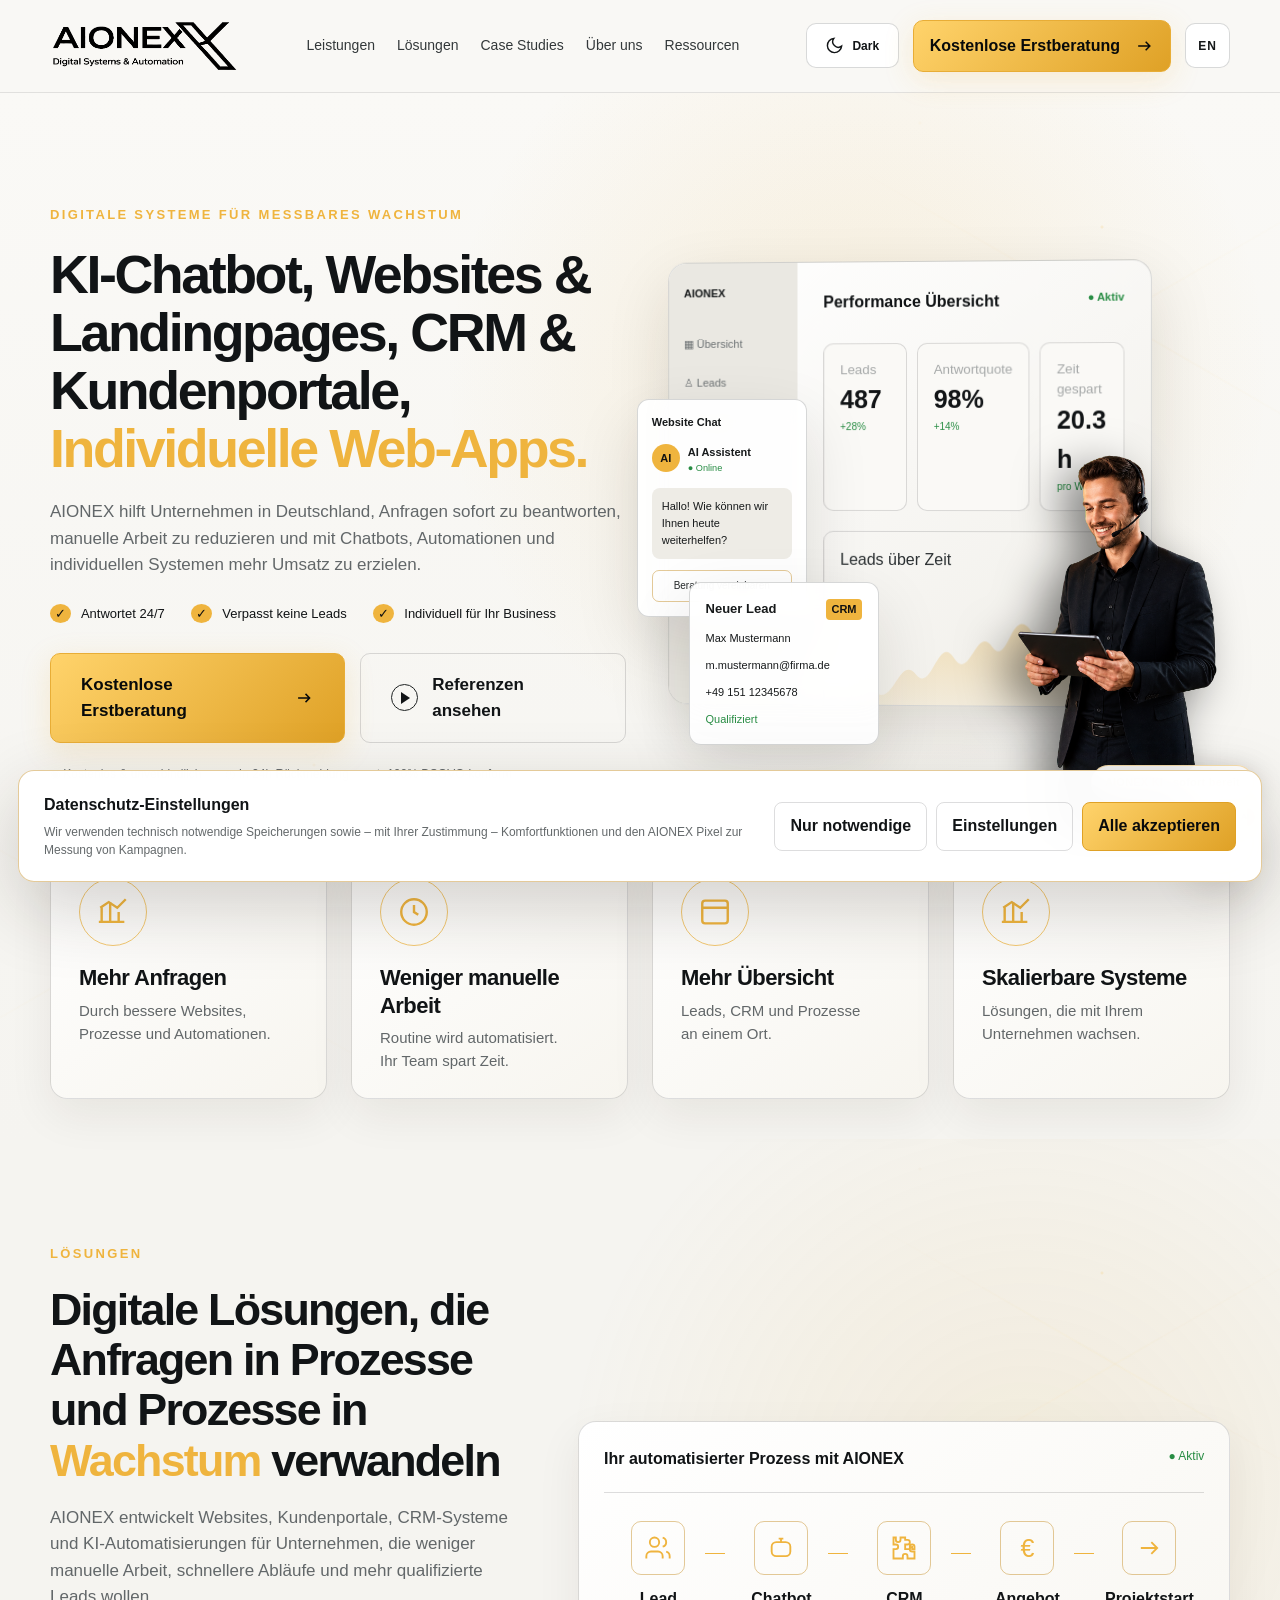
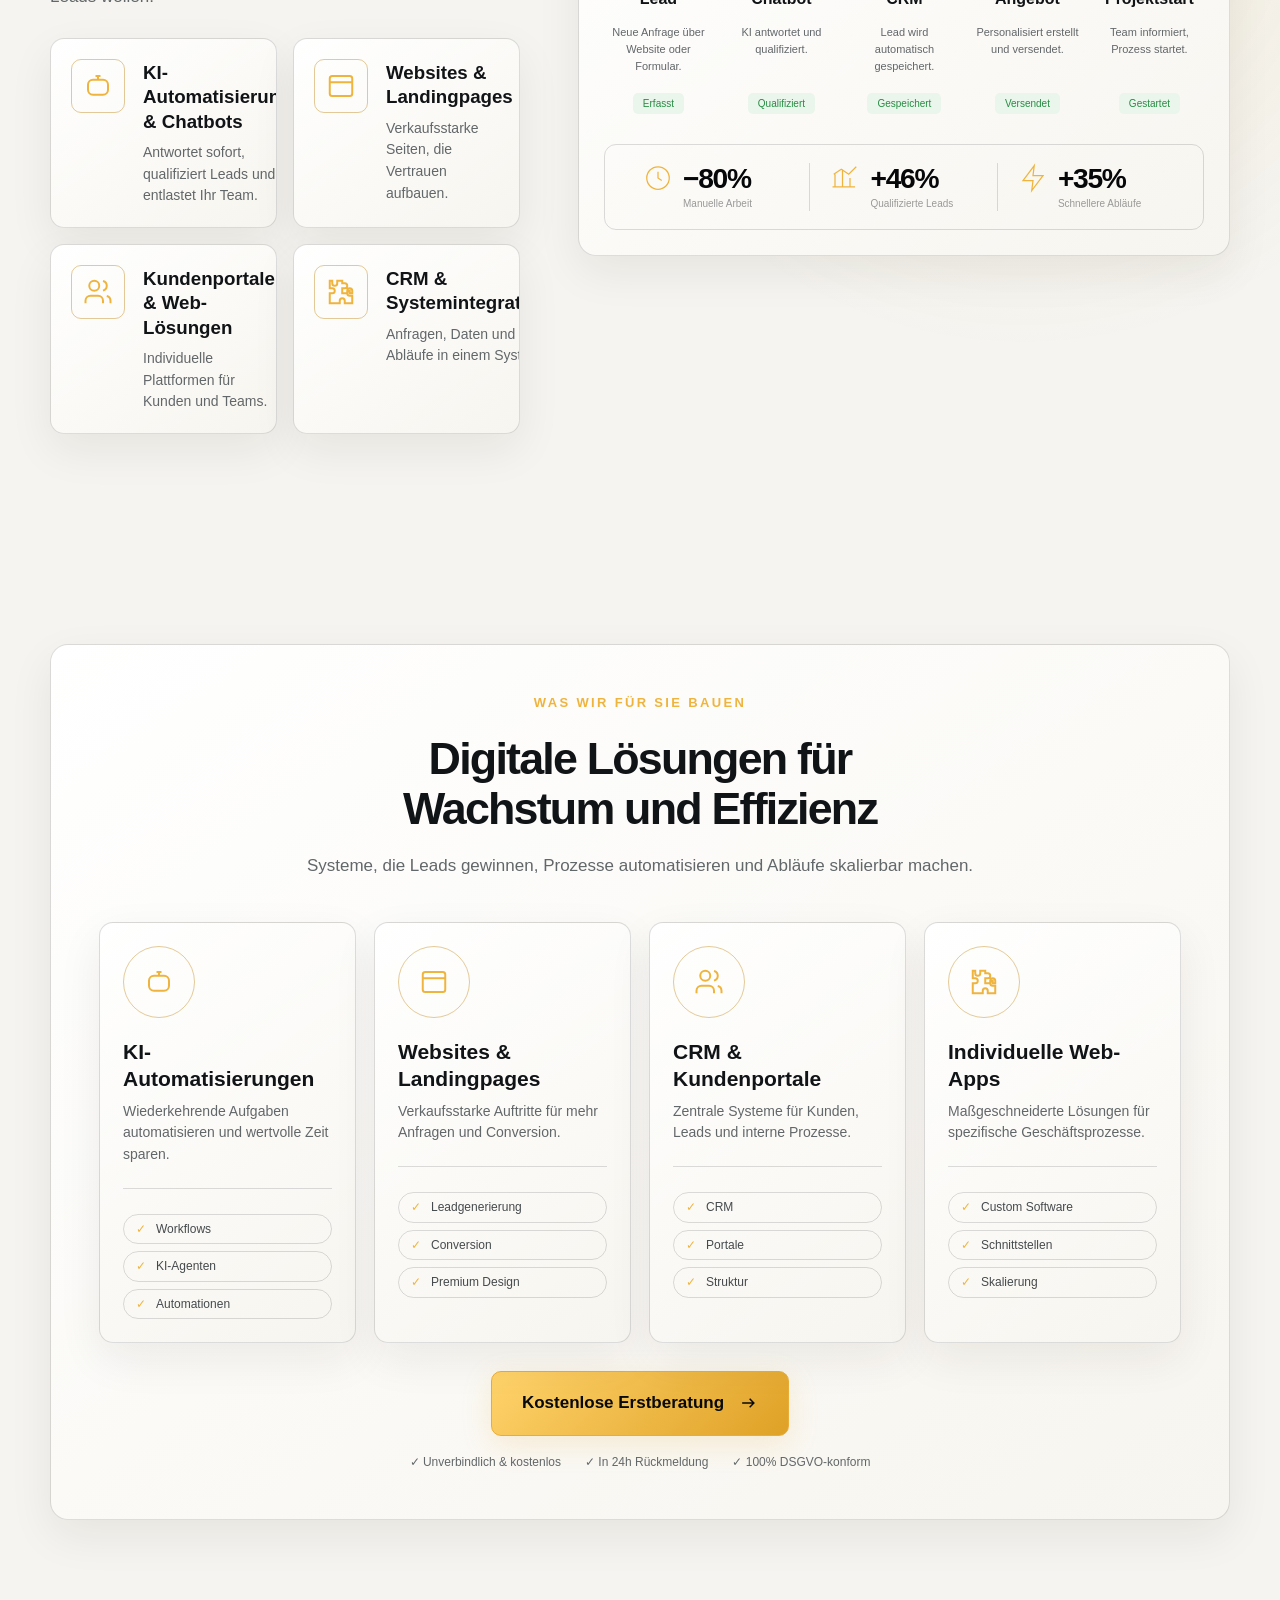
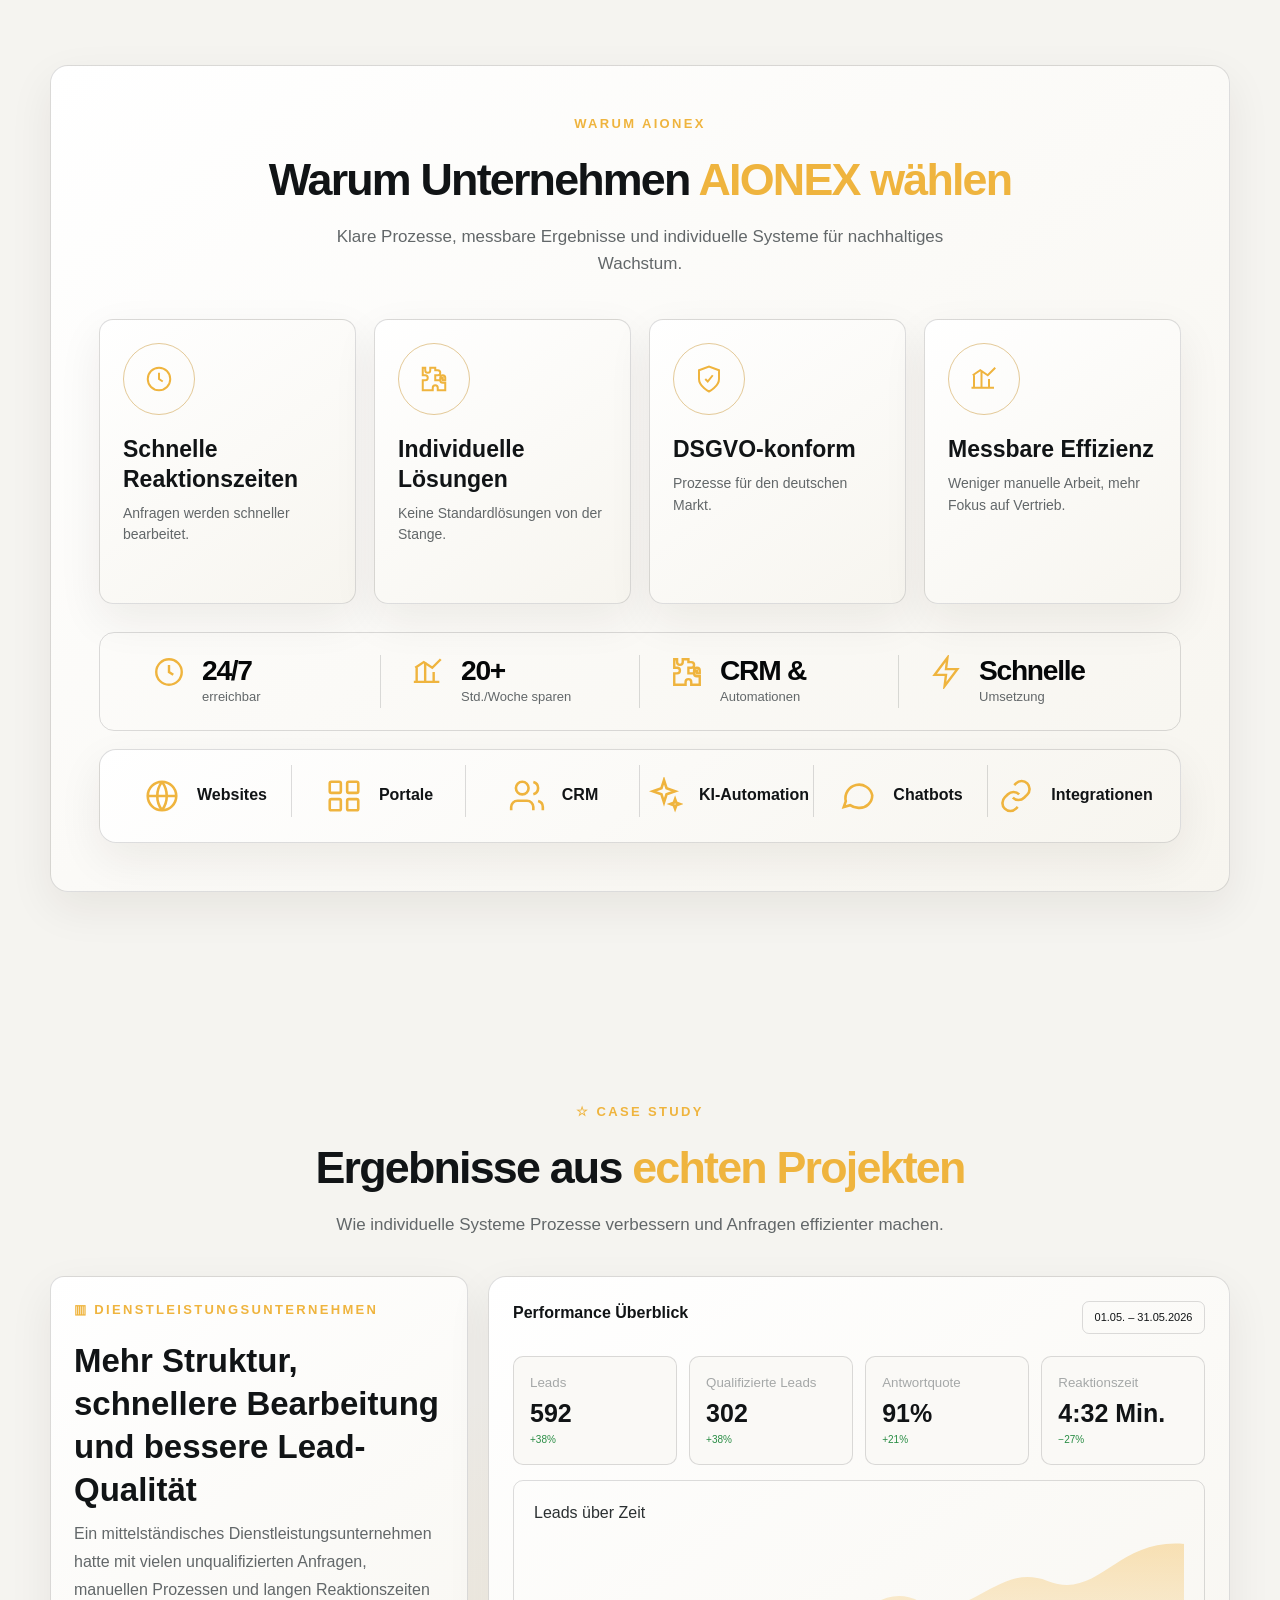
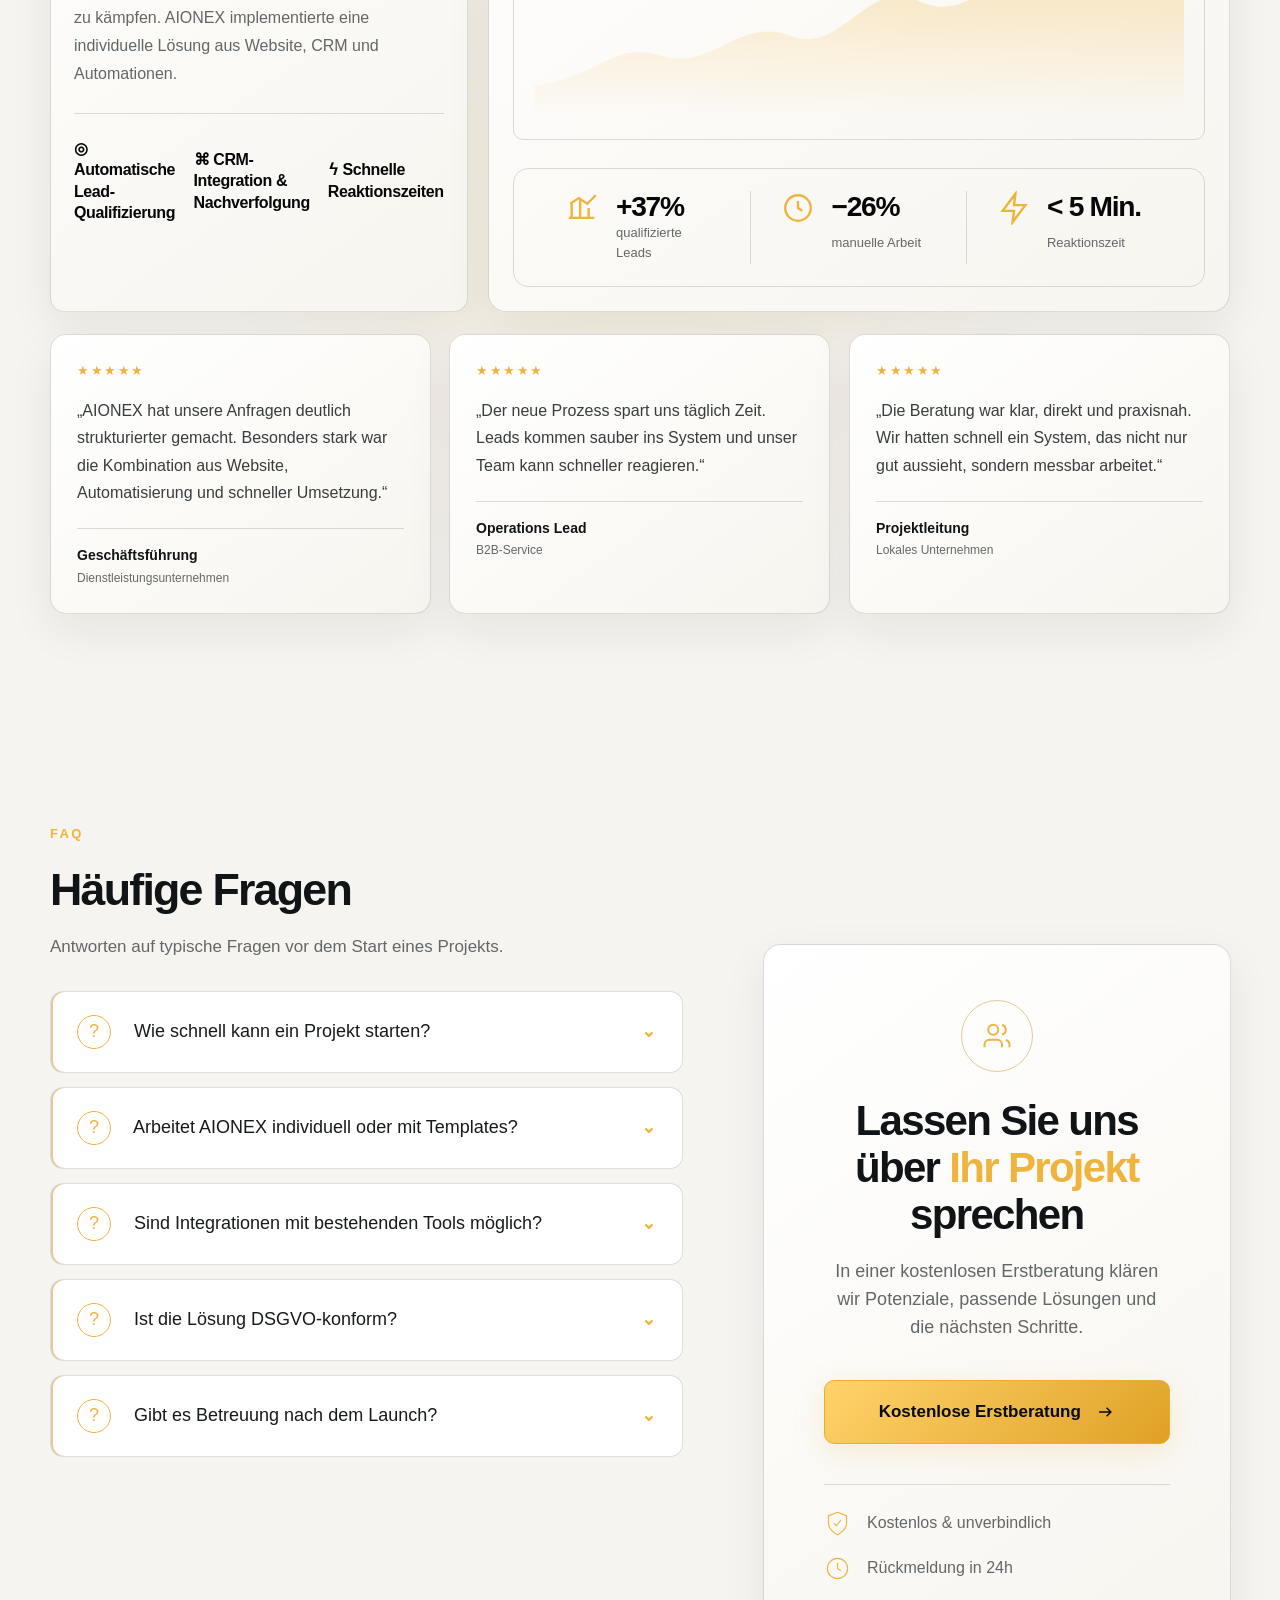
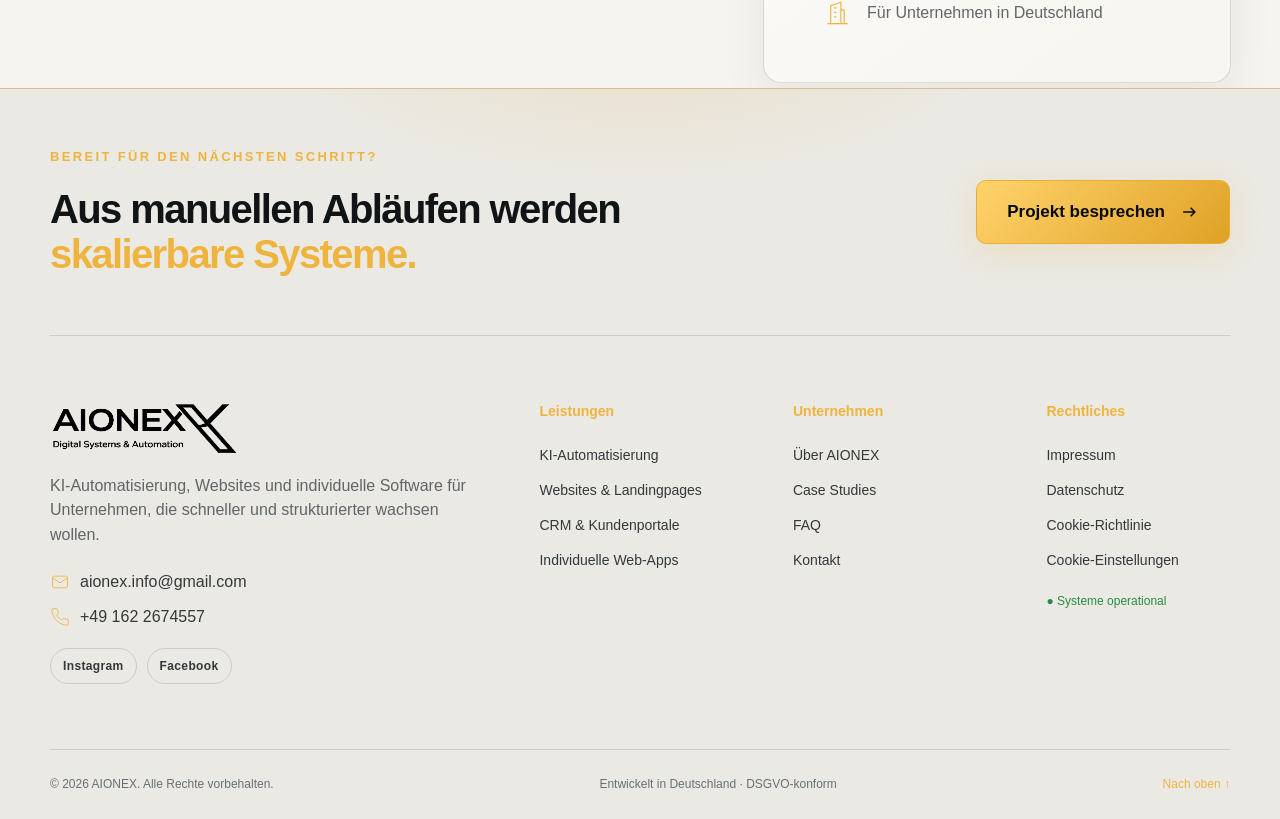
<file: index.html>
<!doctype html>
<html lang="de">
<head>
  <meta charset="UTF-8">
  <meta name="viewport" content="width=device-width, initial-scale=1.0">
  <meta name="description" content="AIONEX entwickelt KI-Automatisierungen, Websites, CRM-Systeme und individuelle Software für Unternehmen in Deutschland.">
  <link rel="canonical" href="https://aionex.studio/">
  <link rel="alternate" hreflang="de" href="https://aionex.studio/">
  <link rel="alternate" hreflang="en" href="https://aionex.studio/en.html">
  <link rel="alternate" hreflang="x-default" href="https://aionex.studio/">
  <link rel="icon" type="image/png" href="assets/aionex-social-preview.png">
  <link rel="apple-touch-icon" href="assets/aionex-social-preview.png">
  <meta property="og:type" content="website">
  <meta property="og:locale" content="de_DE">
  <meta property="og:site_name" content="AIONEX">
  <meta property="og:title" content="AIONEX — KI-Automatisierung & individuelle Software">
  <meta property="og:description" content="KI-Automatisierungen, Websites, CRM-Systeme und individuelle Software für Unternehmen in Deutschland.">
  <meta property="og:url" content="https://aionex.studio/">
  <meta property="og:image" content="https://aionex.studio/assets/aionex-social-preview.png">
  <meta name="twitter:card" content="summary_large_image">
  <meta name="twitter:title" content="AIONEX — KI-Automatisierung & individuelle Software">
  <meta name="twitter:description" content="KI-Automatisierungen, Websites, CRM-Systeme und individuelle Software für Unternehmen in Deutschland.">
  <meta name="twitter:image" content="https://aionex.studio/assets/aionex-social-preview.png">
  <title>AIONEX — KI-Automatisierung & individuelle Software</title>
  <script>
    document.documentElement.dataset.theme =
      localStorage.getItem('aionex-theme') ||
      (matchMedia('(prefers-color-scheme: light)').matches ? 'light' : 'dark');
  </script>
  <link rel="stylesheet" href="styles.css?v=24">
  <link rel="stylesheet" href="cookies.css">
  <script type="application/ld+json">
    {
      "@context": "https://schema.org",
      "@type": "ProfessionalService",
      "name": "AIONEX",
      "url": "https://aionex.studio/",
      "logo": "https://aionex.studio/assets/aionex-logo.png",
      "image": "https://aionex.studio/assets/aionex-social-preview.png",
      "description": "AIONEX entwickelt KI-Automatisierungen, Websites, CRM-Systeme und individuelle Software für Unternehmen in Deutschland.",
      "email": "aionex.info@gmail.com",
      "telephone": "+491622674557",
      "address": {
        "@type": "PostalAddress",
        "streetAddress": "Himmelsruh 14",
        "postalCode": "37085",
        "addressLocality": "Göttingen",
        "addressCountry": "DE"
      },
      "areaServed": ["Deutschland", "Europe"],
      "serviceType": ["KI-Automatisierung", "KI-Chatbots", "Websites", "Landingpages", "CRM-Systeme", "Kundenportale", "Individuelle Web-Apps"]
    }
  </script>
</head>
<body>
  <svg class="svg-sprite" aria-hidden="true">
    <symbol id="i-check" viewBox="0 0 24 24"><path d="m5 12 4 4L19 6"/></symbol>
    <symbol id="i-arrow" viewBox="0 0 24 24"><path d="M5 12h14m-5-5 5 5-5 5"/></symbol>
    <symbol id="i-bot" viewBox="0 0 24 24"><rect x="4" y="7" width="16" height="12" rx="4"/><path d="M9 12h.01M15 12h.01M12 7V4m-2 0h4"/></symbol>
    <symbol id="i-window" viewBox="0 0 24 24"><rect x="3" y="4" width="18" height="16" rx="2"/><path d="M3 9h18M7 6.5h.01M10 6.5h.01"/></symbol>
    <symbol id="i-users" viewBox="0 0 24 24"><path d="M16 21v-2a4 4 0 0 0-4-4H6a4 4 0 0 0-4 4v2M9 11a4 4 0 1 0 0-8 4 4 0 0 0 0 8Zm13 10v-2a4 4 0 0 0-3-3.87M16 3.13a4 4 0 0 1 0 7.75"/></symbol>
    <symbol id="i-puzzle" viewBox="0 0 24 24"><path d="M19 13h2v-2a2 2 0 1 0-4 0v2h-4v-4h2a2 2 0 1 0 0-4h-2V3H9v2a2 2 0 1 1-4 0V3H3v6h2a2 2 0 1 1 0 4H3v8h8v-2a2 2 0 1 1 4 0v2h6v-6h-2a2 2 0 1 1 0-4Z"/></symbol>
    <symbol id="i-clock" viewBox="0 0 24 24"><circle cx="12" cy="12" r="9"/><path d="M12 7v5l3 2"/></symbol>
    <symbol id="i-chart" viewBox="0 0 24 24"><path d="M4 19V9m6 10V5m6 14v-7m4 7H2M3 9l6-4 6 4 6-6"/></symbol>
    <symbol id="i-shield" viewBox="0 0 24 24"><path d="M12 22s8-4 8-10V5l-8-3-8 3v7c0 6 8 10 8 10Z"/><path d="m9 12 2 2 4-5"/></symbol>
    <symbol id="i-bolt" viewBox="0 0 24 24"><path d="m13 2-9 12h8l-1 8 9-12h-8l1-8Z"/></symbol>
    <symbol id="i-target" viewBox="0 0 24 24"><circle cx="12" cy="12" r="8"/><circle cx="12" cy="12" r="3"/><path d="M15 9 21 3m-3 0h3v3"/></symbol>
    <symbol id="i-building" viewBox="0 0 24 24"><path d="M3 21h18M6 21V5l9-3v19m3 0V9h-3M9 7h2m-2 4h2m-2 4h2"/></symbol>
    <symbol id="i-mail" viewBox="0 0 24 24"><rect x="3" y="5" width="18" height="14" rx="2"/><path d="m3 7 9 6 9-6"/></symbol>
    <symbol id="i-phone" viewBox="0 0 24 24"><path d="M22 16.92v3a2 2 0 0 1-2.18 2 19.79 19.79 0 0 1-8.63-3.07 19.5 19.5 0 0 1-6-6A19.79 19.79 0 0 1 2.12 4.18 2 2 0 0 1 4.11 2h3a2 2 0 0 1 2 1.72c.12.9.33 1.78.62 2.63a2 2 0 0 1-.45 2.11L8 9.73a16 16 0 0 0 6 6l1.27-1.27a2 2 0 0 1 2.11-.45c.85.29 1.73.5 2.63.62A2 2 0 0 1 22 16.92Z"/></symbol>
    <symbol id="i-globe" viewBox="0 0 24 24"><circle cx="12" cy="12" r="9"/><path d="M3 12h18M12 3a15 15 0 0 1 0 18M12 3a15 15 0 0 0 0 18"/></symbol>
    <symbol id="i-grid" viewBox="0 0 24 24"><rect x="3" y="3" width="7" height="7" rx="1"/><rect x="14" y="3" width="7" height="7" rx="1"/><rect x="3" y="14" width="7" height="7" rx="1"/><rect x="14" y="14" width="7" height="7" rx="1"/></symbol>
    <symbol id="i-sparkle" viewBox="0 0 24 24"><path d="m12 2 1.6 5.1L19 9l-5.4 1.9L12 16l-1.6-5.1L5 9l5.4-1.9L12 2Zm7 12 .8 2.2L22 17l-2.2.8L19 20l-.8-2.2L16 17l2.2-.8L19 14Z"/></symbol>
    <symbol id="i-chat" viewBox="0 0 24 24"><path d="M21 11.5a8 8 0 0 1-8.5 8A9 9 0 0 1 7 17.8L3 19l1.3-3.7A8 8 0 1 1 21 11.5Z"/></symbol>
    <symbol id="i-link" viewBox="0 0 24 24"><path d="M10 13a5 5 0 0 0 7.1.1l2-2a5 5 0 0 0-7.1-7.1l-1.1 1.1M14 11a5 5 0 0 0-7.1-.1l-2 2A5 5 0 0 0 12 20l1.1-1.1"/></symbol>
    <symbol id="i-sun" viewBox="0 0 24 24"><circle cx="12" cy="12" r="4"/><path d="M12 2v2m0 16v2M4.93 4.93l1.42 1.42m11.3 11.3 1.42 1.42M2 12h2m16 0h2M4.93 19.07l1.42-1.42m11.3-11.3 1.42-1.42"/></symbol>
    <symbol id="i-moon" viewBox="0 0 24 24"><path d="M21 12.8A9 9 0 1 1 11.2 3 7 7 0 0 0 21 12.8Z"/></symbol>
  </svg>

  <header class="site-header">
    <div class="container nav-wrap">
      <a class="logo logo-image" href="#top" aria-label="AIONEX Startseite"><img src="assets/aionex-logo.png" alt="AIONEX — Digital Systems & Automation"></a>
      <nav class="desktop-nav" aria-label="Hauptnavigation">
        <a href="#solutions">Leistungen</a>
        <a href="#services">Lösungen</a>
        <a href="#case-study">Case Studies</a>
        <a href="#why">Über uns</a>
        <a href="#faq">Ressourcen</a>
      </nav>
      <div class="nav-actions">
        <button class="theme-toggle" type="button" aria-label="Zur hellen Ansicht wechseln" aria-pressed="false">
          <svg class="theme-icon theme-icon-sun"><use href="#i-sun"/></svg>
          <svg class="theme-icon theme-icon-moon"><use href="#i-moon"/></svg>
          <span class="theme-label">Light</span>
        </button>
        <a class="btn btn-gold desktop-only consultation-trigger" href="#contact">Kostenlose Erstberatung <svg><use href="#i-arrow"/></svg></a>
        <a class="language-switch" href="en.html" hreflang="en" aria-label="Switch to English">EN</a>
        <button class="menu-toggle" aria-label="Menü öffnen" aria-expanded="false"><span></span><span></span></button>
      </div>
    </div>
    <div class="mobile-menu-backdrop" aria-hidden="true"></div>
    <div class="mobile-menu" aria-label="Mobile Navigation">
      <div class="mobile-menu-head"><span>Navigation</span><b>AIONEX</b></div>
      <a href="#solutions">Leistungen</a><a href="#services">Lösungen</a><a href="#case-study">Case Studies</a><a href="#why">Über uns</a><a href="#faq">Ressourcen</a><a href="en.html" hreflang="en">English version</a>
      <a class="btn btn-gold consultation-trigger" href="#contact">Kostenlose Erstberatung</a>
    </div>
  </header>

  <main id="top">
    <section class="hero section-grid">
      <div class="network network-left"></div><div class="network network-right"></div>
      <div class="container hero-grid">
        <div class="hero-copy reveal-slide-left">
          <div class="eyebrow">Digitale Systeme für messbares Wachstum</div>
          <h1>KI-Chatbot, Websites & Landingpages, CRM & Kundenportale, <span>Individuelle Web-Apps.</span></h1>
          <p class="lead">AIONEX hilft Unternehmen in Deutschland, Anfragen sofort zu beantworten, manuelle Arbeit zu reduzieren und mit Chatbots, Automationen und individuellen Systemen mehr Umsatz zu erzielen.</p>
          <div class="mini-benefits">
            <span><i>✓</i> Antwortet 24/7</span><span><i>✓</i> Verpasst keine Leads</span><span><i>✓</i> Individuell für Ihr Business</span>
          </div>
          <div class="hero-actions">
            <a class="btn btn-gold btn-large consultation-trigger" href="#contact">Kostenlose Erstberatung <svg><use href="#i-arrow"/></svg></a>
            <a class="btn btn-ghost btn-large" href="#case-study"><span class="play" aria-hidden="true"></span> Referenzen ansehen</a>
          </div>
          <div class="trust-line"><span>◉ Kostenlos & unverbindlich</span><span>◷ In 24h Rückmeldung</span><span>♢ 100% DSGVO-konform</span></div>
        </div>
        <div class="hero-visual reveal-slide-right">
          <div class="dashboard tilt-hover">
            <div class="dash-side"><b>AIONEX</b><span>▦ Übersicht</span><span>♙ Leads</span><span>◫ Anfragen</span><span>⚙ Prozesse</span></div>
            <div class="dash-main">
              <div class="dash-title">Performance Übersicht <em>● Aktiv</em></div>
              <div class="dash-stats">
                <div><small>Leads</small><strong><span class="stat-count" data-target="487">0</span></strong><i>+28%</i></div>
                <div><small>Antwortquote</small><strong><span class="stat-count" data-target="98">0</span>%</strong><i>+14%</i></div>
                <div><small>Zeit gespart</small><strong><span class="stat-count" data-target="20.3" data-decimals="1">0</span> h</strong><i>pro Woche</i></div>
              </div>
              <div class="chart"><span>Leads über Zeit</span><svg viewBox="0 0 420 120" preserveAspectRatio="none"><defs><linearGradient id="chartFill" x1="0" y1="0" x2="0" y2="1"><stop offset="0" stop-color="#e6a92f" stop-opacity=".35"/><stop offset="1" stop-color="#e6a92f" stop-opacity="0"/></linearGradient></defs><path class="area" d="M0 100 C25 96 35 75 60 82 S95 52 120 67 S155 35 180 54 S215 28 240 45 S270 13 300 32 S345 17 375 22 S405 8 420 10 L420 120 L0 120Z"/><path class="chart-line animate-draw" d="M0 100 C25 96 35 75 60 82 S95 52 120 67 S155 35 180 54 S215 28 240 45 S270 13 300 32 S345 17 375 22 S405 8 420 10"/></svg></div>
            </div>
          </div>
          <div class="chat-card floating-card tilt-hover"><b>Website Chat</b><div class="bot-row"><span>AI</span><p><strong>AI Assistent</strong><small>● Online</small></p></div><p class="bubble">Hallo! Wie können wir Ihnen heute weiterhelfen?</p><button class="consultation-trigger" type="button">Beratung vereinbaren</button></div>
          <div class="lead-card floating-card tilt-hover"><b>Neuer Lead <em>CRM</em></b><span>Max Mustermann</span><span>m.mustermann@firma.de</span><span>+49 151 12345678</span><i>Qualifiziert</i></div>
          <img class="consultant" src="assets/consultant.png" width="704" height="1024" fetchpriority="high" alt="AIONEX Berater mit Headset und Tablet">
        </div>
      </div>
      <div class="container hero-benefits reveal-stagger">
        <article class="outcome-card reveal-slide-up premium-tilt-card">
          <div class="outcome-icon"><svg><use href="#i-chart"/></svg></div>
          <h3>Mehr Anfragen</h3>
          <p>Durch bessere Websites,<br>Prozesse und Automationen.</p>
        </article>
        <article class="outcome-card reveal-slide-up premium-tilt-card">
          <div class="outcome-icon"><svg><use href="#i-clock"/></svg></div>
          <h3>Weniger manuelle Arbeit</h3>
          <p>Routine wird automatisiert.<br>Ihr Team spart Zeit.</p>
        </article>
        <article class="outcome-card reveal-slide-up premium-tilt-card">
          <div class="outcome-icon"><svg><use href="#i-window"/></svg></div>
          <h3>Mehr Übersicht</h3>
          <p>Leads, CRM und Prozesse<br>an einem Ort.</p>
        </article>
        <article class="outcome-card reveal-slide-up premium-tilt-card">
          <div class="outcome-icon"><svg><use href="#i-chart"/></svg></div>
          <h3>Skalierbare Systeme</h3>
          <p>Lösungen, die mit Ihrem<br>Unternehmen wachsen.</p>
        </article>
      </div>
    </section>

    <section class="section solutions" id="solutions">
      <div class="network network-right"></div>
      <div class="container solutions-grid">
        <div class="reveal-slide-left">
          <div class="section-kicker">Lösungen</div>
          <h2>Digitale Lösungen, die Anfragen in Prozesse und Prozesse in <span>Wachstum</span> verwandeln</h2>
          <p class="section-text">AIONEX entwickelt Websites, Kundenportale, CRM-Systeme und KI-Automatisierungen für Unternehmen, die weniger manuelle Arbeit, schnellere Abläufe und mehr qualifizierte Leads wollen.</p>
          <div class="solution-cards reveal-stagger">
            <article class="mini-card reveal-slide-up premium-tilt-card"><div class="icon"><svg><use href="#i-bot"/></svg></div><div><h3>KI-Automatisierung & Chatbots</h3><p>Antwortet sofort, qualifiziert Leads und entlastet Ihr Team.</p></div></article>
            <article class="mini-card reveal-slide-up premium-tilt-card"><div class="icon"><svg><use href="#i-window"/></svg></div><div><h3>Websites & Landingpages</h3><p>Verkaufsstarke Seiten, die Vertrauen aufbauen.</p></div></article>
            <article class="mini-card reveal-slide-up premium-tilt-card"><div class="icon"><svg><use href="#i-users"/></svg></div><div><h3>Kundenportale & Web-Lösungen</h3><p>Individuelle Plattformen für Kunden und Teams.</p></div></article>
            <article class="mini-card reveal-slide-up premium-tilt-card"><div class="icon"><svg><use href="#i-puzzle"/></svg></div><div><h3>CRM & Systemintegration</h3><p>Anfragen, Daten und Abläufe in einem System.</p></div></article>
          </div>
        </div>
        <div class="process-panel reveal-slide-right tilt-hover">
          <div class="panel-head"><b>Ihr automatisierter Prozess mit AIONEX</b><span>● Aktiv</span></div>
          <div class="process-flow reveal-stagger">
            <div class="process-step reveal-scale"><div class="icon"><svg><use href="#i-users"/></svg></div><b>Lead</b><p>Neue Anfrage über Website oder Formular.</p><i>Erfasst</i></div>
            <div class="process-step reveal-scale"><div class="icon"><svg><use href="#i-bot"/></svg></div><b>Chatbot</b><p>KI antwortet und qualifiziert.</p><i>Qualifiziert</i></div>
            <div class="process-step reveal-scale"><div class="icon"><svg><use href="#i-puzzle"/></svg></div><b>CRM</b><p>Lead wird automatisch gespeichert.</p><i>Gespeichert</i></div>
            <div class="process-step reveal-scale"><div class="icon">€</div><b>Angebot</b><p>Personalisiert erstellt und versendet.</p><i>Versendet</i></div>
            <div class="process-step reveal-scale"><div class="icon"><svg><use href="#i-arrow"/></svg></div><b>Projektstart</b><p>Team informiert, Prozess startet.</p><i>Gestartet</i></div>
          </div>
          <div class="process-metrics">
            <div><svg><use href="#i-clock"/></svg><b>−<span class="stat-count" data-target="80">0</span>%</b><span>Manuelle Arbeit</span></div>
            <div><svg><use href="#i-chart"/></svg><b>+<span class="stat-count" data-target="46">0</span>%</b><span>Qualifizierte Leads</span></div>
            <div><svg><use href="#i-bolt"/></svg><b>+<span class="stat-count" data-target="35">0</span>%</b><span>Schnellere Abläufe</span></div>
          </div>
        </div>
      </div>
    </section>

    <section class="section services" id="services">
      <div class="container framed reveal-scale">
        <div class="section-heading centered">
          <div class="section-kicker">Was wir für Sie bauen</div>
          <h2>Digitale Lösungen für<br>Wachstum und Effizienz</h2>
          <p class="section-text">Systeme, die Leads gewinnen, Prozesse automatisieren und Abläufe skalierbar machen.</p>
        </div>
        <div class="service-grid reveal-stagger">
          <article class="feature-card reveal-slide-up premium-tilt-card"><div class="icon round"><svg><use href="#i-bot"/></svg></div><h3>KI-Automatisierungen</h3><p>Wiederkehrende Aufgaben automatisieren und wertvolle Zeit sparen.</p><ul><li>Workflows</li><li>KI-Agenten</li><li>Automationen</li></ul></article>
          <article class="feature-card reveal-slide-up premium-tilt-card"><div class="icon round"><svg><use href="#i-window"/></svg></div><h3>Websites & Landingpages</h3><p>Verkaufsstarke Auftritte für mehr Anfragen und Conversion.</p><ul><li>Leadgenerierung</li><li>Conversion</li><li>Premium Design</li></ul></article>
          <article class="feature-card reveal-slide-up premium-tilt-card"><div class="icon round"><svg><use href="#i-users"/></svg></div><h3>CRM & Kundenportale</h3><p>Zentrale Systeme für Kunden, Leads und interne Prozesse.</p><ul><li>CRM</li><li>Portale</li><li>Struktur</li></ul></article>
          <article class="feature-card reveal-slide-up premium-tilt-card"><div class="icon round"><svg><use href="#i-puzzle"/></svg></div><h3>Individuelle Web-Apps</h3><p>Maßgeschneiderte Lösungen für spezifische Geschäftsprozesse.</p><ul><li>Custom Software</li><li>Schnittstellen</li><li>Skalierung</li></ul></article>
        </div>
        <div class="center-cta"><a href="#contact" class="btn btn-gold btn-large consultation-trigger">Kostenlose Erstberatung <svg><use href="#i-arrow"/></svg></a><div class="trust-line"><span>✓ Unverbindlich & kostenlos</span><span>✓ In 24h Rückmeldung</span><span>✓ 100% DSGVO-konform</span></div></div>
      </div>
    </section>

    <section class="section why" id="why">
      <div class="container framed reveal-scale">
        <div class="section-heading centered"><div class="section-kicker">Warum AIONEX</div><h2>Warum Unternehmen <span>AIONEX wählen</span></h2><p class="section-text">Klare Prozesse, messbare Ergebnisse und individuelle Systeme für nachhaltiges Wachstum.</p></div>
        <div class="why-grid reveal-stagger">
          <article class="feature-card reveal-slide-up premium-tilt-card"><div class="icon round"><svg><use href="#i-clock"/></svg></div><h3>Schnelle Reaktionszeiten</h3><p>Anfragen werden schneller bearbeitet.</p></article>
          <article class="feature-card reveal-slide-up premium-tilt-card"><div class="icon round"><svg><use href="#i-puzzle"/></svg></div><h3>Individuelle Lösungen</h3><p>Keine Standardlösungen von der Stange.</p></article>
          <article class="feature-card reveal-slide-up premium-tilt-card"><div class="icon round"><svg><use href="#i-shield"/></svg></div><h3>DSGVO-konform</h3><p>Prozesse für den deutschen Markt.</p></article>
          <article class="feature-card reveal-slide-up premium-tilt-card"><div class="icon round"><svg><use href="#i-chart"/></svg></div><h3>Messbare Effizienz</h3><p>Weniger manuelle Arbeit, mehr Fokus auf Vertrieb.</p></article>
        </div>
        <div class="wide-metrics reveal-stagger">
          <div class="reveal-scale"><svg><use href="#i-clock"/></svg><b>24/7</b><span>erreichbar</span></div>
          <div class="reveal-scale"><svg><use href="#i-chart"/></svg><b><span class="stat-count" data-target="20">0</span>+</b><span>Std./Woche sparen</span></div>
          <div class="reveal-scale"><svg><use href="#i-puzzle"/></svg><b>CRM &</b><span>Automationen</span></div>
          <div class="reveal-scale"><svg><use href="#i-bolt"/></svg><b>Schnelle</b><span>Umsetzung</span></div>
        </div>
        <div class="capabilities-bar" aria-label="AIONEX Leistungen">
          <div><svg><use href="#i-globe"/></svg><b>Websites</b></div>
          <div><svg><use href="#i-grid"/></svg><b>Portale</b></div>
          <div><svg><use href="#i-users"/></svg><b>CRM</b></div>
          <div><svg><use href="#i-sparkle"/></svg><b>KI-Automation</b></div>
          <div><svg><use href="#i-chat"/></svg><b>Chatbots</b></div>
          <div><svg><use href="#i-link"/></svg><b>Integrationen</b></div>
        </div>
      </div>
    </section>

    <section class="section case-study" id="case-study">
      <div class="container">
        <div class="section-heading centered reveal-slide-up"><div class="section-kicker">☆ Case Study</div><h2>Ergebnisse aus <span>echten Projekten</span></h2><p class="section-text">Wie individuelle Systeme Prozesse verbessern und Anfragen effizienter machen.</p></div>
        <div class="case-grid">
          <article class="case-copy feature-card reveal-slide-left tilt-hover"><div class="section-kicker">▥ Dienstleistungsunternehmen</div><h3>Mehr Struktur, schnellere Bearbeitung und bessere Lead-Qualität</h3><p>Ein mittelständisches Dienstleistungsunternehmen hatte mit vielen unqualifizierten Anfragen, manuellen Prozessen und langen Reaktionszeiten zu kämpfen. AIONEX implementierte eine individuelle Lösung aus Website, CRM und Automationen.</p><div class="case-points"><span>◎ Automatische Lead-Qualifizierung</span><span>⌘ CRM-Integration & Nachverfolgung</span><span>ϟ Schnelle Reaktionszeiten</span></div></article>
          <div class="case-dashboard reveal-slide-right tilt-hover">
            <div class="case-top"><b>Performance Überblick</b><span>01.05. – 31.05.2026</span></div>
            <div class="case-stats">
              <div><small>Leads</small><b><span class="stat-count" data-target="612">0</span></b><i>+38%</i></div>
              <div><small>Qualifizierte Leads</small><b><span class="stat-count" data-target="312">0</span></b><i>+38%</i></div>
              <div><small>Antwortquote</small><b><span class="stat-count" data-target="94">0</span>%</b><i>+21%</i></div>
              <div><small>Reaktionszeit</small><b>4:32 Min.</b><i>−27%</i></div>
            </div>
            <div class="big-chart"><span>Leads über Zeit</span><svg viewBox="0 0 760 190" preserveAspectRatio="none"><defs><linearGradient id="bigFill" x1="0" y1="0" x2="0" y2="1"><stop offset="0" stop-color="#f3b43f" stop-opacity=".36"/><stop offset="1" stop-color="#f3b43f" stop-opacity="0"/></linearGradient></defs><path class="area" d="M0 160 C80 150 90 115 150 130 S240 90 300 110 S390 50 450 75 S540 35 600 55 S680 12 760 18 L760 190 L0 190Z"/><path class="chart-line animate-draw" d="M0 160 C80 150 90 115 150 130 S240 90 300 110 S390 50 450 75 S540 35 600 55 S680 12 760 18"/></svg></div>
            <div class="result-row">
              <div><svg><use href="#i-chart"/></svg><b>+<span class="stat-count" data-target="38">0</span>%</b><span>qualifizierte Leads</span></div>
              <div><svg><use href="#i-clock"/></svg><b>−<span class="stat-count" data-target="27">0</span>%</b><span>manuelle Arbeit</span></div>
              <div><svg><use href="#i-bolt"/></svg><b>&lt; 5 Min.</b><span>Reaktionszeit</span></div>
            </div>
          </div>
        </div>
        <div class="testimonial-grid reveal-stagger" aria-label="Kundenstimmen">
          <article class="testimonial-card reveal-slide-up premium-tilt-card"><div class="testimonial-stars">★★★★★</div><p>„AIONEX hat unsere Anfragen deutlich strukturierter gemacht. Besonders stark war die Kombination aus Website, Automatisierung und schneller Umsetzung.“</p><div><b>Geschäftsführung</b><span>Dienstleistungsunternehmen</span></div></article>
          <article class="testimonial-card reveal-slide-up premium-tilt-card"><div class="testimonial-stars">★★★★★</div><p>„Der neue Prozess spart uns täglich Zeit. Leads kommen sauber ins System und unser Team kann schneller reagieren.“</p><div><b>Operations Lead</b><span>B2B-Service</span></div></article>
          <article class="testimonial-card reveal-slide-up premium-tilt-card"><div class="testimonial-stars">★★★★★</div><p>„Die Beratung war klar, direkt und praxisnah. Wir hatten schnell ein System, das nicht nur gut aussieht, sondern messbar arbeitet.“</p><div><b>Projektleitung</b><span>Lokales Unternehmen</span></div></article>
        </div>
      </div>
    </section>

    <section class="section faq-section" id="faq">
      <div class="container faq-grid">
        <div class="reveal-slide-left"><div class="section-kicker">FAQ</div><h2>Häufige Fragen</h2><p class="section-text">Antworten auf typische Fragen vor dem Start eines Projekts.</p>
          <div class="accordion">
            <article><button><span><i>?</i> Wie schnell kann ein Projekt starten?</span><b>⌄</b></button><div><p>Nach dem Erstgespräch erhalten Sie innerhalb weniger Tage einen konkreten Projektplan. Kleine Automationen können oft innerhalb von 1–2 Wochen starten.</p></div></article>
            <article><button><span><i>?</i> Arbeitet AIONEX individuell oder mit Templates?</span><b>⌄</b></button><div><p>Jede Lösung wird auf Ihre Prozesse zugeschnitten. Bewährte Komponenten beschleunigen die Umsetzung, ohne die Individualität einzuschränken.</p></div></article>
            <article><button><span><i>?</i> Sind Integrationen mit bestehenden Tools möglich?</span><b>⌄</b></button><div><p>Ja. Wir verbinden unter anderem CRM, E-Mail, Kalender, Formulare, WhatsApp und interne Systeme über sichere Schnittstellen.</p></div></article>
            <article><button><span><i>?</i> Ist die Lösung DSGVO-konform?</span><b>⌄</b></button><div><p>Datenschutz wird von Beginn an berücksichtigt – mit passenden Hosting-, Zugriffs- und Löschkonzepten für den deutschen Markt.</p></div></article>
            <article><button><span><i>?</i> Gibt es Betreuung nach dem Launch?</span><b>⌄</b></button><div><p>Ja. Wir übernehmen Monitoring, Weiterentwicklung, Support und die laufende Optimierung Ihrer Systeme.</p></div></article>
          </div>
        </div>
        <aside class="contact-card reveal-slide-right tilt-hover" id="contact">
          <div class="icon round"><svg><use href="#i-users"/></svg></div><h2>Lassen Sie uns über <span>Ihr Projekt</span> sprechen</h2><p>In einer kostenlosen Erstberatung klären wir Potenziale, passende Lösungen und die nächsten Schritte.</p><a class="btn btn-gold btn-large consultation-trigger" href="#contact">Kostenlose Erstberatung <svg><use href="#i-arrow"/></svg></a><hr>
          <ul><li><svg><use href="#i-shield"/></svg> Kostenlos & unverbindlich</li><li><svg><use href="#i-clock"/></svg> Rückmeldung in 24h</li><li><svg><use href="#i-building"/></svg> Für Unternehmen in Deutschland</li></ul>
        </aside>
      </div>
    </section>
  </main>

  <footer class="site-footer">
    <div class="footer-glow"></div>
    <div class="container">
      <div class="footer-cta reveal-slide-up">
        <div><div class="section-kicker">Bereit für den nächsten Schritt?</div><h2>Aus manuellen Abläufen werden <span>skalierbare Systeme.</span></h2></div>
        <a class="btn btn-gold btn-large consultation-trigger" href="#contact">Projekt besprechen <svg><use href="#i-arrow"/></svg></a>
      </div>
      <div class="footer-main">
        <div class="footer-brand"><a class="logo logo-image footer-logo" href="#top"><img src="assets/aionex-logo.png" alt="AIONEX — Digital Systems & Automation"></a><p>KI-Automatisierung, Websites und individuelle Software für Unternehmen, die schneller und strukturierter wachsen wollen.</p><div class="footer-contact"><a href="mailto:aionex.info@gmail.com"><svg><use href="#i-mail"/></svg> aionex.info@gmail.com</a><a href="tel:+491622674557"><svg><use href="#i-phone"/></svg> +49 162 2674557</a></div><div class="footer-social"><a href="https://www.instagram.com/aionex_studio/" target="_blank" rel="noopener noreferrer">Instagram</a><a href="https://www.facebook.com/profile.php?id=61591053249852" target="_blank" rel="noopener noreferrer">Facebook</a></div></div>
        <div><h4>Leistungen</h4><a href="#services">KI-Automatisierung</a><a href="#services">Websites & Landingpages</a><a href="#services">CRM & Kundenportale</a><a href="#services">Individuelle Web-Apps</a></div>
        <div><h4>Unternehmen</h4><a href="#why">Über AIONEX</a><a href="#case-study">Case Studies</a><a href="#faq">FAQ</a><a href="#contact">Kontakt</a></div>
        <div><h4>Rechtliches</h4><a href="impressum.html">Impressum</a><a href="datenschutz.html">Datenschutz</a><a href="cookies.html">Cookie-Richtlinie</a><button class="footer-cookie-link cookie-settings-trigger" type="button">Cookie-Einstellungen</button><span class="status">● Systeme operational</span></div>
      </div>
      <div class="footer-bottom"><span>© 2026 AIONEX. Alle Rechte vorbehalten.</span><span>Entwickelt in Deutschland · DSGVO-konform</span><a href="#top">Nach oben ↑</a></div>
    </div>
  </footer>

  <div class="ai-chat" id="ai-chat">
    <div class="ai-chat-launch-wrap">
      <span class="ai-chat-hint">AIONEX KI · sofort bereit</span>
      <button class="ai-chat-launch" type="button" aria-label="AIONEX KI-Assistent öffnen" aria-expanded="false">
        <svg><use href="#i-bot"/></svg><b>AI</b>
      </button>
    </div>
    <section class="ai-chat-panel" aria-hidden="true" aria-label="AIONEX KI-Assistent">
      <header class="ai-chat-header">
        <div class="ai-bot-avatar"><svg><use href="#i-bot"/></svg></div>
        <div><strong>AIONEX KI-Assistent</strong><small>Digital Systems Assistant</small><span><i></i> <em class="ai-engine-status">Verbindung wird geprüft…</em></span></div>
        <button class="ai-chat-close" type="button" aria-label="Chat schließen">×</button>
      </header>
      <div class="ai-chat-body">
        <div class="ai-chat-status-card"><span>Live Beratung</span><b>Antworten zu Websites, CRM, Automationen und Preisen.</b></div>
        <div class="ai-message ai-message-assistant">
          <div class="ai-mini-avatar"><svg><use href="#i-bot"/></svg></div>
          <p>Hallo! Ich bin der AIONEX KI-Assistent. Fragen Sie mich zu Websites, Automatisierung, CRM, individuellen Anwendungen oder Preisen.</p>
        </div>
        <div class="ai-chat-starters">
          <button type="button">Website-Preis einschätzen</button>
          <button type="button">Prozesse automatisieren</button>
          <button type="button">CRM oder Portal planen</button>
        </div>
        <div class="ai-chat-messages" aria-live="polite"></div>
        <div class="ai-chat-typing" hidden><div class="ai-mini-avatar"><svg><use href="#i-bot"/></svg></div><span><i></i><i></i><i></i></span></div>
        <div class="ai-chat-error" role="alert" hidden></div>
      </div>
      <div class="ai-chat-meta"><span>Powered by AIONEX AI</span><button class="ai-chat-consultation" type="button">Eigenen KI-Bot anfragen →</button></div>
      <form class="ai-chat-form">
        <input type="text" maxlength="500" autocomplete="off" placeholder="Ihre Nachricht…" aria-label="Nachricht an den KI-Assistenten">
        <button type="submit" aria-label="Nachricht senden"><svg><use href="#i-arrow"/></svg></button>
      </form>
    </section>
  </div>

  <div class="lead-modal" id="lead-modal" aria-hidden="true">
    <div class="lead-modal-backdrop" data-modal-close></div>
    <section class="lead-modal-dialog" role="dialog" aria-modal="true" aria-labelledby="lead-modal-title">
      <button class="lead-modal-close" type="button" aria-label="Formular schließen" data-modal-close>×</button>
      <div class="lead-modal-icon"><svg><use href="#i-users"/></svg></div>
      <div class="section-kicker">Kostenlose Erstberatung</div>
      <h2 id="lead-modal-title">Lassen Sie uns über Ihr Projekt sprechen</h2>
      <p>Hinterlassen Sie Ihre Kontaktdaten. Wir melden uns innerhalb von 24 Stunden bei Ihnen.</p>
      <form class="lead-form" id="lead-form">
        <div class="form-grid">
          <label><span>Vorname</span><input name="firstName" type="text" autocomplete="given-name" required placeholder="Max"></label>
          <label><span>Nachname</span><input name="lastName" type="text" autocomplete="family-name" required placeholder="Mustermann"></label>
          <label><span>Telefonnummer</span><input name="phone" type="tel" autocomplete="tel" required placeholder="+49 162 2674557"></label>
          <label><span>E-Mail</span><input name="email" type="email" autocomplete="email" required placeholder="max@unternehmen.de"></label>
        </div>
        <label class="form-consent"><input name="consent" type="checkbox" required><span>Ich stimme der Verarbeitung meiner Daten zur Kontaktaufnahme zu.</span></label>
        <button class="btn btn-gold btn-large form-submit" type="submit">Kostenloses Gespräch anfragen <svg><use href="#i-arrow"/></svg></button>
        <p class="form-note"><svg><use href="#i-shield"/></svg> Vertraulich, unverbindlich und DSGVO-konform.</p>
        <div class="form-success" role="status" aria-live="polite">Vielen Dank! Ihre Anfrage wurde gespeichert. Wir melden uns innerhalb von 24 Stunden.</div>
      </form>
    </section>
  </div>
  <script src="cookies.js?v=3"></script>
  <script>
    window.AIONEX_CHAT_API = 'https://aionexnewmitkichat.onrender.com';
  </script>
  <script src="script.js?v=19"></script>
</body>
</html>
</file>
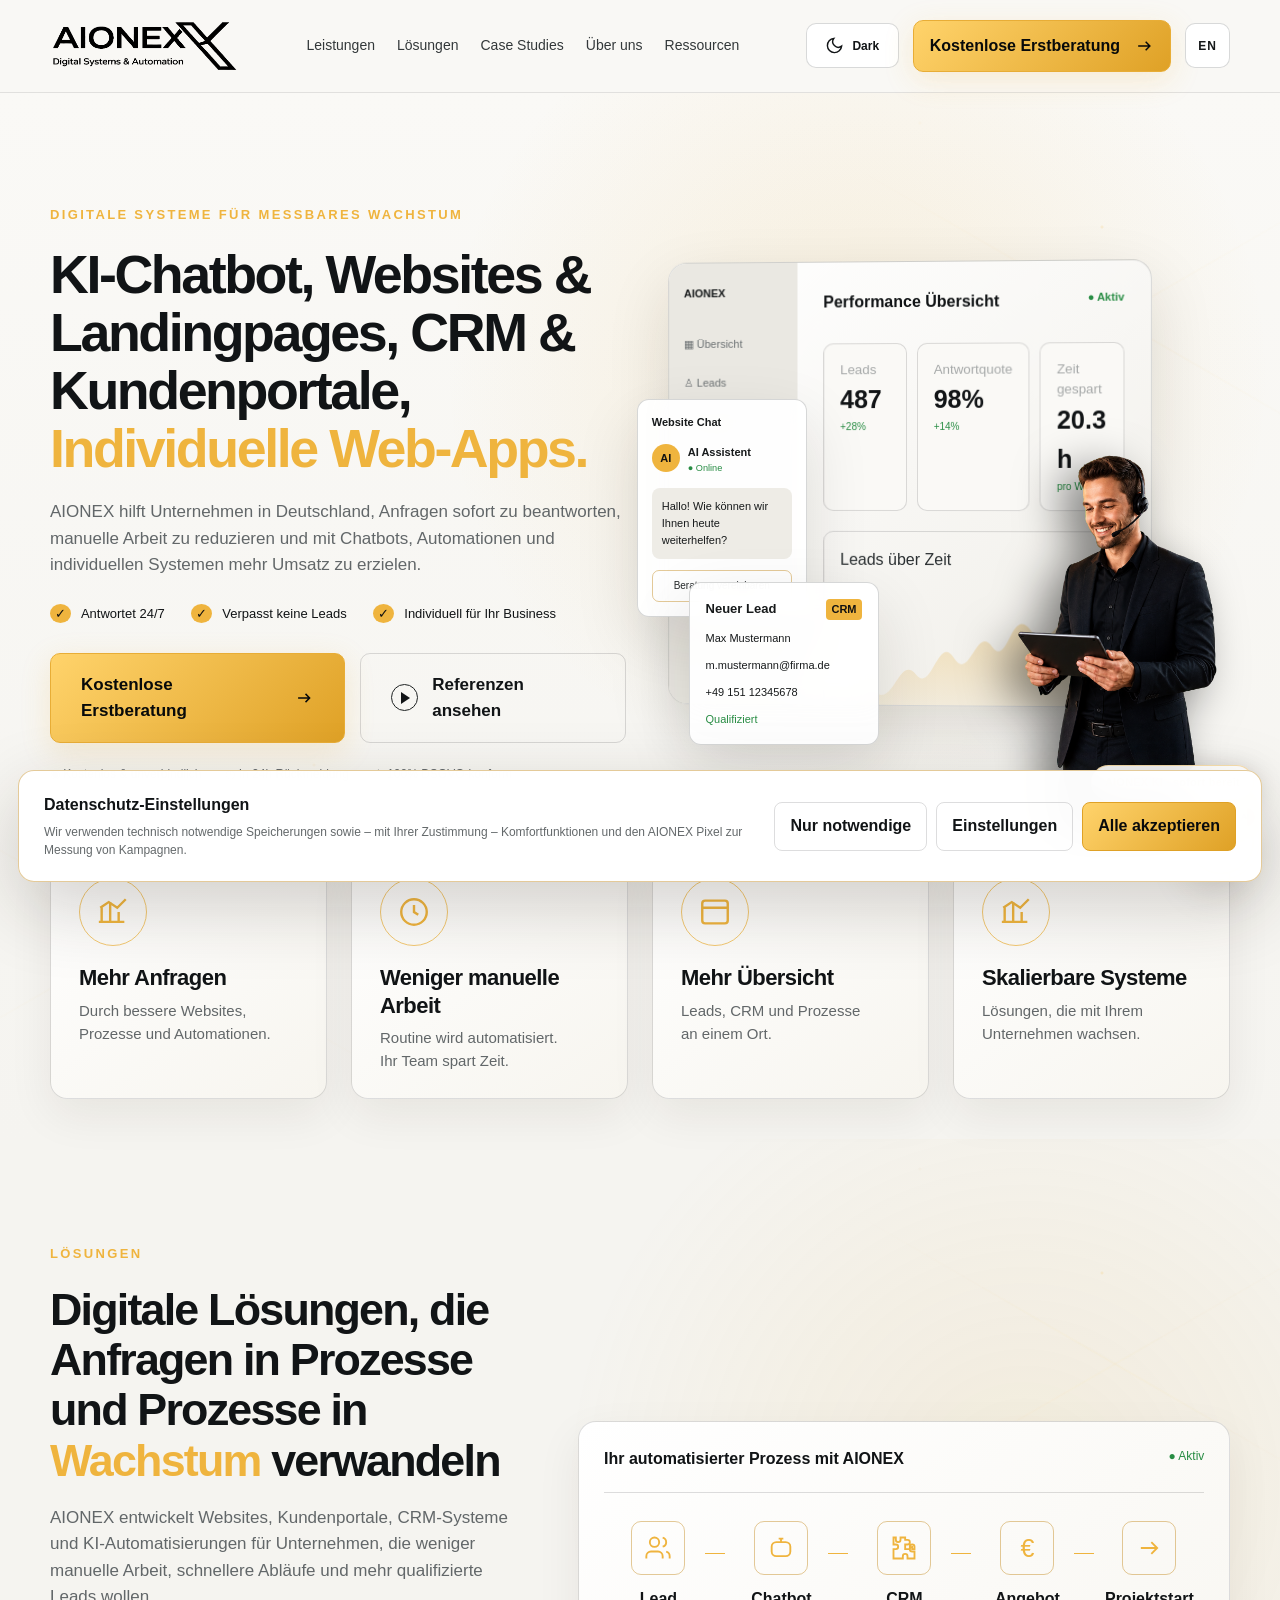
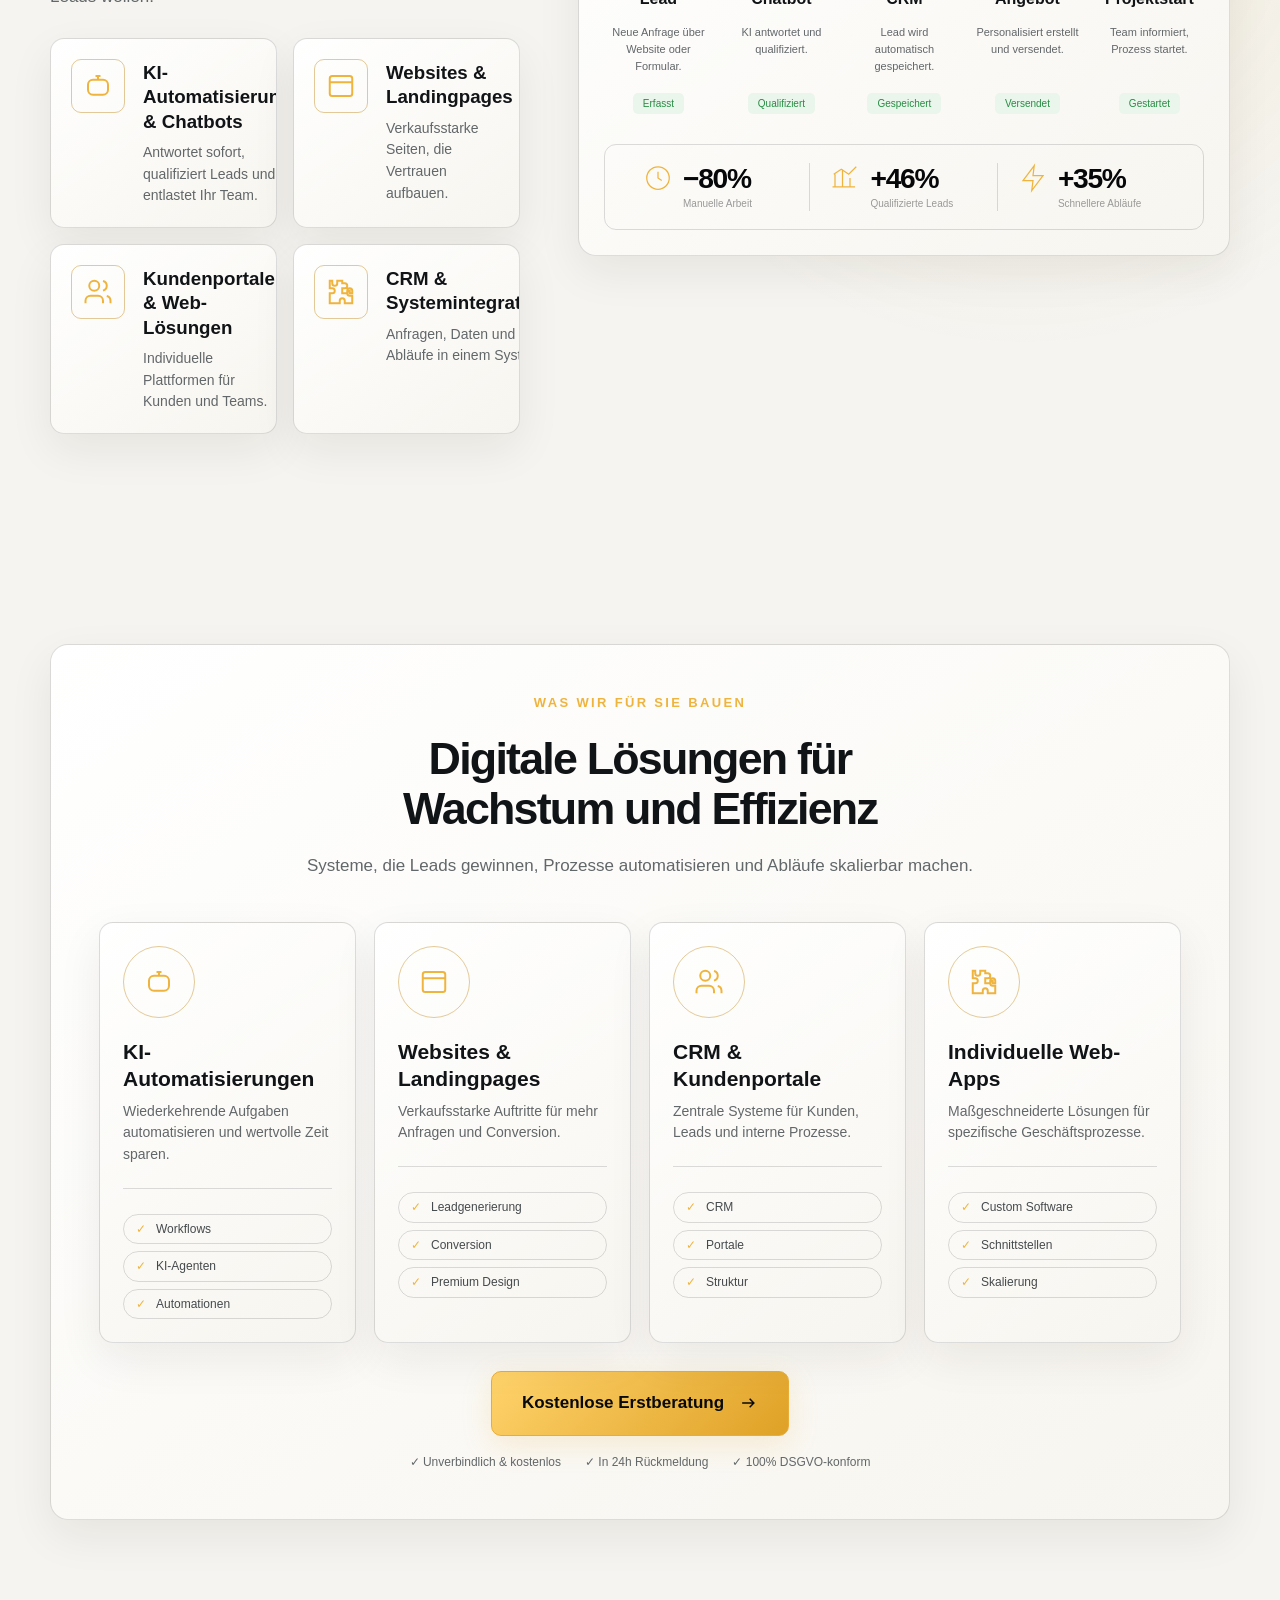
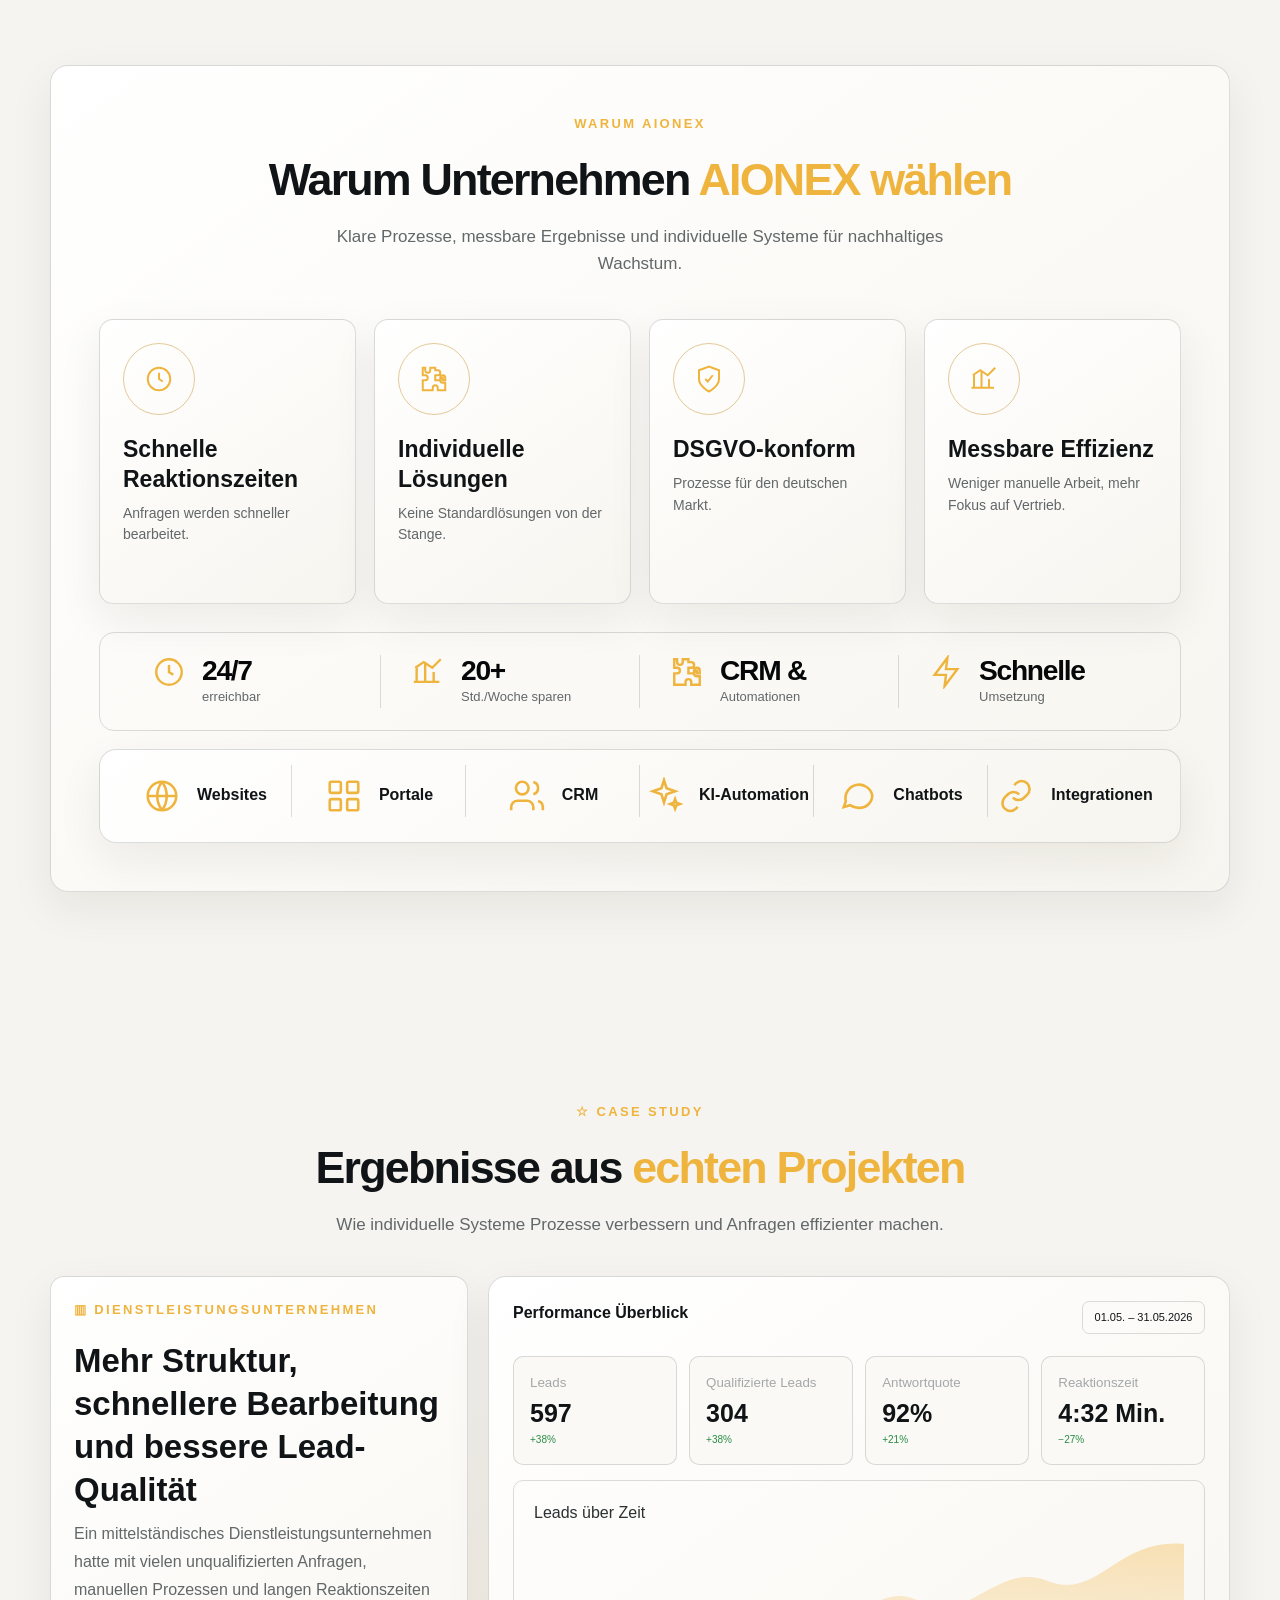
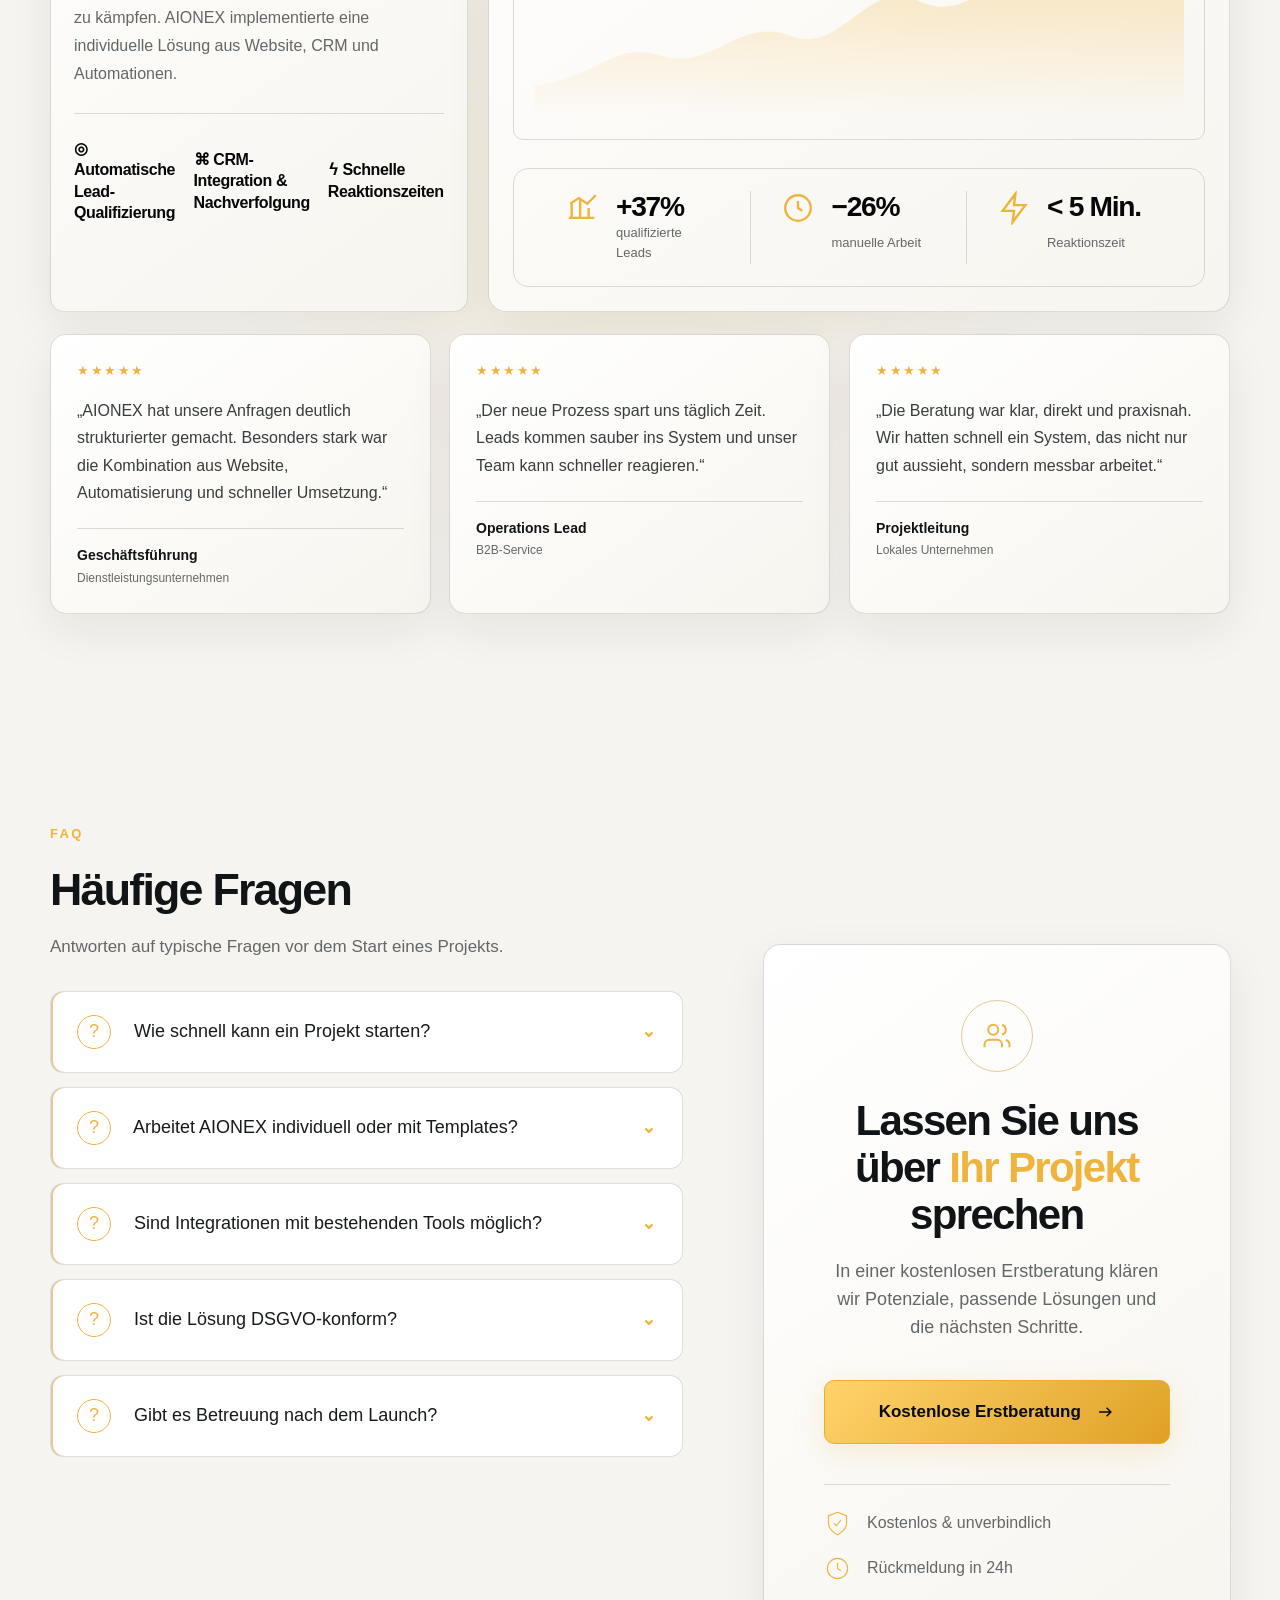
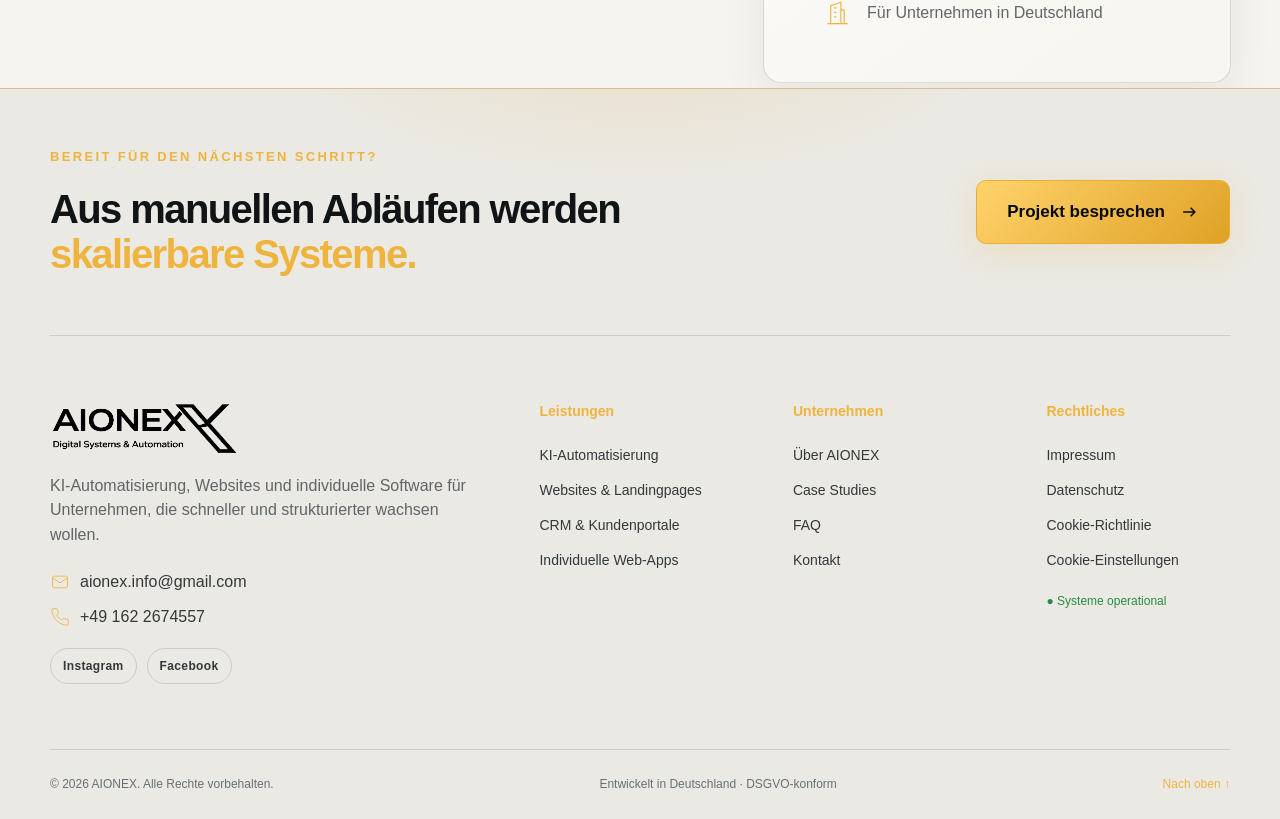
<file: ionos-deploy/index.html>
<!doctype html>
<html lang="de">
<head>
  <meta charset="UTF-8">
  <meta name="viewport" content="width=device-width, initial-scale=1.0">
  <meta name="description" content="AIONEX entwickelt KI-Automatisierungen, Websites, CRM-Systeme und individuelle Software für Unternehmen in Deutschland.">
  <link rel="canonical" href="https://aionex.studio/">
  <link rel="alternate" hreflang="de" href="https://aionex.studio/">
  <link rel="alternate" hreflang="en" href="https://aionex.studio/en.html">
  <link rel="alternate" hreflang="x-default" href="https://aionex.studio/">
  <link rel="icon" href="favicon.ico" sizes="any">
  <link rel="icon" type="image/png" sizes="48x48" href="assets/favicon-48.png">
  <link rel="icon" type="image/png" sizes="192x192" href="assets/favicon-192.png">
  <link rel="apple-touch-icon" sizes="180x180" href="assets/apple-touch-icon.png">
  <meta property="og:type" content="website">
  <meta property="og:locale" content="de_DE">
  <meta property="og:site_name" content="AIONEX">
  <meta property="og:title" content="AIONEX — KI-Automatisierung & individuelle Software">
  <meta property="og:description" content="KI-Automatisierungen, Websites, CRM-Systeme und individuelle Software für Unternehmen in Deutschland.">
  <meta property="og:url" content="https://aionex.studio/">
  <meta property="og:image" content="https://aionex.studio/assets/aionex-social-preview.png">
  <meta name="twitter:card" content="summary_large_image">
  <meta name="twitter:title" content="AIONEX — KI-Automatisierung & individuelle Software">
  <meta name="twitter:description" content="KI-Automatisierungen, Websites, CRM-Systeme und individuelle Software für Unternehmen in Deutschland.">
  <meta name="twitter:image" content="https://aionex.studio/assets/aionex-social-preview.png">
  <title>AIONEX — KI-Automatisierung & individuelle Software</title>
  <script>
    document.documentElement.dataset.theme =
      localStorage.getItem('aionex-theme') ||
      (matchMedia('(prefers-color-scheme: light)').matches ? 'light' : 'dark');
  </script>
  <link rel="stylesheet" href="styles.css?v=24">
  <link rel="stylesheet" href="cookies.css">
  <script type="application/ld+json">
    {
      "@context": "https://schema.org",
      "@type": "ProfessionalService",
      "name": "AIONEX",
      "url": "https://aionex.studio/",
      "logo": {
        "@type": "ImageObject",
        "url": "https://aionex.studio/assets/aionex-logo.png",
        "width": 743,
        "height": 214
      },
      "image": "https://aionex.studio/assets/aionex-social-preview.png",
      "description": "AIONEX entwickelt KI-Automatisierungen, Websites, CRM-Systeme und individuelle Software für Unternehmen in Deutschland.",
      "email": "aionex.info@gmail.com",
      "telephone": "+491622674557",
      "address": {
        "@type": "PostalAddress",
        "streetAddress": "Himmelsruh 14",
        "postalCode": "37085",
        "addressLocality": "Göttingen",
        "addressCountry": "DE"
      },
      "areaServed": ["Deutschland", "Europe"],
      "serviceType": ["KI-Automatisierung", "KI-Chatbots", "Websites", "Landingpages", "CRM-Systeme", "Kundenportale", "Individuelle Web-Apps"]
    }
  </script>
</head>
<body>
  <svg class="svg-sprite" aria-hidden="true">
    <symbol id="i-check" viewBox="0 0 24 24"><path d="m5 12 4 4L19 6"/></symbol>
    <symbol id="i-arrow" viewBox="0 0 24 24"><path d="M5 12h14m-5-5 5 5-5 5"/></symbol>
    <symbol id="i-bot" viewBox="0 0 24 24"><rect x="4" y="7" width="16" height="12" rx="4"/><path d="M9 12h.01M15 12h.01M12 7V4m-2 0h4"/></symbol>
    <symbol id="i-window" viewBox="0 0 24 24"><rect x="3" y="4" width="18" height="16" rx="2"/><path d="M3 9h18M7 6.5h.01M10 6.5h.01"/></symbol>
    <symbol id="i-users" viewBox="0 0 24 24"><path d="M16 21v-2a4 4 0 0 0-4-4H6a4 4 0 0 0-4 4v2M9 11a4 4 0 1 0 0-8 4 4 0 0 0 0 8Zm13 10v-2a4 4 0 0 0-3-3.87M16 3.13a4 4 0 0 1 0 7.75"/></symbol>
    <symbol id="i-puzzle" viewBox="0 0 24 24"><path d="M19 13h2v-2a2 2 0 1 0-4 0v2h-4v-4h2a2 2 0 1 0 0-4h-2V3H9v2a2 2 0 1 1-4 0V3H3v6h2a2 2 0 1 1 0 4H3v8h8v-2a2 2 0 1 1 4 0v2h6v-6h-2a2 2 0 1 1 0-4Z"/></symbol>
    <symbol id="i-clock" viewBox="0 0 24 24"><circle cx="12" cy="12" r="9"/><path d="M12 7v5l3 2"/></symbol>
    <symbol id="i-chart" viewBox="0 0 24 24"><path d="M4 19V9m6 10V5m6 14v-7m4 7H2M3 9l6-4 6 4 6-6"/></symbol>
    <symbol id="i-shield" viewBox="0 0 24 24"><path d="M12 22s8-4 8-10V5l-8-3-8 3v7c0 6 8 10 8 10Z"/><path d="m9 12 2 2 4-5"/></symbol>
    <symbol id="i-bolt" viewBox="0 0 24 24"><path d="m13 2-9 12h8l-1 8 9-12h-8l1-8Z"/></symbol>
    <symbol id="i-target" viewBox="0 0 24 24"><circle cx="12" cy="12" r="8"/><circle cx="12" cy="12" r="3"/><path d="M15 9 21 3m-3 0h3v3"/></symbol>
    <symbol id="i-building" viewBox="0 0 24 24"><path d="M3 21h18M6 21V5l9-3v19m3 0V9h-3M9 7h2m-2 4h2m-2 4h2"/></symbol>
    <symbol id="i-mail" viewBox="0 0 24 24"><rect x="3" y="5" width="18" height="14" rx="2"/><path d="m3 7 9 6 9-6"/></symbol>
    <symbol id="i-phone" viewBox="0 0 24 24"><path d="M22 16.92v3a2 2 0 0 1-2.18 2 19.79 19.79 0 0 1-8.63-3.07 19.5 19.5 0 0 1-6-6A19.79 19.79 0 0 1 2.12 4.18 2 2 0 0 1 4.11 2h3a2 2 0 0 1 2 1.72c.12.9.33 1.78.62 2.63a2 2 0 0 1-.45 2.11L8 9.73a16 16 0 0 0 6 6l1.27-1.27a2 2 0 0 1 2.11-.45c.85.29 1.73.5 2.63.62A2 2 0 0 1 22 16.92Z"/></symbol>
    <symbol id="i-globe" viewBox="0 0 24 24"><circle cx="12" cy="12" r="9"/><path d="M3 12h18M12 3a15 15 0 0 1 0 18M12 3a15 15 0 0 0 0 18"/></symbol>
    <symbol id="i-grid" viewBox="0 0 24 24"><rect x="3" y="3" width="7" height="7" rx="1"/><rect x="14" y="3" width="7" height="7" rx="1"/><rect x="3" y="14" width="7" height="7" rx="1"/><rect x="14" y="14" width="7" height="7" rx="1"/></symbol>
    <symbol id="i-sparkle" viewBox="0 0 24 24"><path d="m12 2 1.6 5.1L19 9l-5.4 1.9L12 16l-1.6-5.1L5 9l5.4-1.9L12 2Zm7 12 .8 2.2L22 17l-2.2.8L19 20l-.8-2.2L16 17l2.2-.8L19 14Z"/></symbol>
    <symbol id="i-chat" viewBox="0 0 24 24"><path d="M21 11.5a8 8 0 0 1-8.5 8A9 9 0 0 1 7 17.8L3 19l1.3-3.7A8 8 0 1 1 21 11.5Z"/></symbol>
    <symbol id="i-link" viewBox="0 0 24 24"><path d="M10 13a5 5 0 0 0 7.1.1l2-2a5 5 0 0 0-7.1-7.1l-1.1 1.1M14 11a5 5 0 0 0-7.1-.1l-2 2A5 5 0 0 0 12 20l1.1-1.1"/></symbol>
    <symbol id="i-sun" viewBox="0 0 24 24"><circle cx="12" cy="12" r="4"/><path d="M12 2v2m0 16v2M4.93 4.93l1.42 1.42m11.3 11.3 1.42 1.42M2 12h2m16 0h2M4.93 19.07l1.42-1.42m11.3-11.3 1.42-1.42"/></symbol>
    <symbol id="i-moon" viewBox="0 0 24 24"><path d="M21 12.8A9 9 0 1 1 11.2 3 7 7 0 0 0 21 12.8Z"/></symbol>
  </svg>

  <header class="site-header">
    <div class="container nav-wrap">
      <a class="logo logo-image" href="#top" aria-label="AIONEX Startseite"><img src="assets/aionex-logo.png" alt="AIONEX — Digital Systems & Automation"></a>
      <nav class="desktop-nav" aria-label="Hauptnavigation">
        <a href="#solutions">Leistungen</a>
        <a href="#services">Lösungen</a>
        <a href="#case-study">Case Studies</a>
        <a href="#why">Über uns</a>
        <a href="#faq">Ressourcen</a>
      </nav>
      <div class="nav-actions">
        <button class="theme-toggle" type="button" aria-label="Zur hellen Ansicht wechseln" aria-pressed="false">
          <svg class="theme-icon theme-icon-sun"><use href="#i-sun"/></svg>
          <svg class="theme-icon theme-icon-moon"><use href="#i-moon"/></svg>
          <span class="theme-label">Light</span>
        </button>
        <a class="btn btn-gold desktop-only consultation-trigger" href="#contact">Kostenlose Erstberatung <svg><use href="#i-arrow"/></svg></a>
        <a class="language-switch" href="en.html" hreflang="en" aria-label="Switch to English">EN</a>
        <button class="menu-toggle" aria-label="Menü öffnen" aria-expanded="false"><span></span><span></span></button>
      </div>
    </div>
    <div class="mobile-menu-backdrop" aria-hidden="true"></div>
    <div class="mobile-menu" aria-label="Mobile Navigation">
      <div class="mobile-menu-head"><span>Navigation</span><b>AIONEX</b></div>
      <a href="#solutions">Leistungen</a><a href="#services">Lösungen</a><a href="#case-study">Case Studies</a><a href="#why">Über uns</a><a href="#faq">Ressourcen</a><a href="en.html" hreflang="en">English version</a>
      <a class="btn btn-gold consultation-trigger" href="#contact">Kostenlose Erstberatung</a>
    </div>
  </header>

  <main id="top">
    <section class="hero section-grid">
      <div class="network network-left"></div><div class="network network-right"></div>
      <div class="container hero-grid">
        <div class="hero-copy reveal-slide-left">
          <div class="eyebrow">Digitale Systeme für messbares Wachstum</div>
          <h1>KI-Chatbot, Websites & Landingpages, CRM & Kundenportale, <span>Individuelle Web-Apps.</span></h1>
          <p class="lead">AIONEX hilft Unternehmen in Deutschland, Anfragen sofort zu beantworten, manuelle Arbeit zu reduzieren und mit Chatbots, Automationen und individuellen Systemen mehr Umsatz zu erzielen.</p>
          <div class="mini-benefits">
            <span><i>✓</i> Antwortet 24/7</span><span><i>✓</i> Verpasst keine Leads</span><span><i>✓</i> Individuell für Ihr Business</span>
          </div>
          <div class="hero-actions">
            <a class="btn btn-gold btn-large consultation-trigger" href="#contact">Kostenlose Erstberatung <svg><use href="#i-arrow"/></svg></a>
            <a class="btn btn-ghost btn-large" href="#case-study"><span class="play" aria-hidden="true"></span> Referenzen ansehen</a>
          </div>
          <div class="trust-line"><span>◉ Kostenlos & unverbindlich</span><span>◷ In 24h Rückmeldung</span><span>♢ 100% DSGVO-konform</span></div>
        </div>
        <div class="hero-visual reveal-slide-right">
          <div class="dashboard tilt-hover">
            <div class="dash-side"><b>AIONEX</b><span>▦ Übersicht</span><span>♙ Leads</span><span>◫ Anfragen</span><span>⚙ Prozesse</span></div>
            <div class="dash-main">
              <div class="dash-title">Performance Übersicht <em>● Aktiv</em></div>
              <div class="dash-stats">
                <div><small>Leads</small><strong><span class="stat-count" data-target="487">0</span></strong><i>+28%</i></div>
                <div><small>Antwortquote</small><strong><span class="stat-count" data-target="98">0</span>%</strong><i>+14%</i></div>
                <div><small>Zeit gespart</small><strong><span class="stat-count" data-target="20.3" data-decimals="1">0</span> h</strong><i>pro Woche</i></div>
              </div>
              <div class="chart"><span>Leads über Zeit</span><svg viewBox="0 0 420 120" preserveAspectRatio="none"><defs><linearGradient id="chartFill" x1="0" y1="0" x2="0" y2="1"><stop offset="0" stop-color="#e6a92f" stop-opacity=".35"/><stop offset="1" stop-color="#e6a92f" stop-opacity="0"/></linearGradient></defs><path class="area" d="M0 100 C25 96 35 75 60 82 S95 52 120 67 S155 35 180 54 S215 28 240 45 S270 13 300 32 S345 17 375 22 S405 8 420 10 L420 120 L0 120Z"/><path class="chart-line animate-draw" d="M0 100 C25 96 35 75 60 82 S95 52 120 67 S155 35 180 54 S215 28 240 45 S270 13 300 32 S345 17 375 22 S405 8 420 10"/></svg></div>
            </div>
          </div>
          <div class="chat-card floating-card tilt-hover"><b>Website Chat</b><div class="bot-row"><span>AI</span><p><strong>AI Assistent</strong><small>● Online</small></p></div><p class="bubble">Hallo! Wie können wir Ihnen heute weiterhelfen?</p><button class="consultation-trigger" type="button">Beratung vereinbaren</button></div>
          <div class="lead-card floating-card tilt-hover"><b>Neuer Lead <em>CRM</em></b><span>Max Mustermann</span><span>m.mustermann@firma.de</span><span>+49 151 12345678</span><i>Qualifiziert</i></div>
          <img class="consultant" src="assets/consultant.png" width="704" height="1024" fetchpriority="high" alt="AIONEX Berater mit Headset und Tablet">
        </div>
      </div>
      <div class="container hero-benefits reveal-stagger">
        <article class="outcome-card reveal-slide-up premium-tilt-card">
          <div class="outcome-icon"><svg><use href="#i-chart"/></svg></div>
          <h3>Mehr Anfragen</h3>
          <p>Durch bessere Websites,<br>Prozesse und Automationen.</p>
        </article>
        <article class="outcome-card reveal-slide-up premium-tilt-card">
          <div class="outcome-icon"><svg><use href="#i-clock"/></svg></div>
          <h3>Weniger manuelle Arbeit</h3>
          <p>Routine wird automatisiert.<br>Ihr Team spart Zeit.</p>
        </article>
        <article class="outcome-card reveal-slide-up premium-tilt-card">
          <div class="outcome-icon"><svg><use href="#i-window"/></svg></div>
          <h3>Mehr Übersicht</h3>
          <p>Leads, CRM und Prozesse<br>an einem Ort.</p>
        </article>
        <article class="outcome-card reveal-slide-up premium-tilt-card">
          <div class="outcome-icon"><svg><use href="#i-chart"/></svg></div>
          <h3>Skalierbare Systeme</h3>
          <p>Lösungen, die mit Ihrem<br>Unternehmen wachsen.</p>
        </article>
      </div>
    </section>

    <section class="section solutions" id="solutions">
      <div class="network network-right"></div>
      <div class="container solutions-grid">
        <div class="reveal-slide-left">
          <div class="section-kicker">Lösungen</div>
          <h2>Digitale Lösungen, die Anfragen in Prozesse und Prozesse in <span>Wachstum</span> verwandeln</h2>
          <p class="section-text">AIONEX entwickelt Websites, Kundenportale, CRM-Systeme und KI-Automatisierungen für Unternehmen, die weniger manuelle Arbeit, schnellere Abläufe und mehr qualifizierte Leads wollen.</p>
          <div class="solution-cards reveal-stagger">
            <article class="mini-card reveal-slide-up premium-tilt-card"><div class="icon"><svg><use href="#i-bot"/></svg></div><div><h3>KI-Automatisierung & Chatbots</h3><p>Antwortet sofort, qualifiziert Leads und entlastet Ihr Team.</p></div></article>
            <article class="mini-card reveal-slide-up premium-tilt-card"><div class="icon"><svg><use href="#i-window"/></svg></div><div><h3>Websites & Landingpages</h3><p>Verkaufsstarke Seiten, die Vertrauen aufbauen.</p></div></article>
            <article class="mini-card reveal-slide-up premium-tilt-card"><div class="icon"><svg><use href="#i-users"/></svg></div><div><h3>Kundenportale & Web-Lösungen</h3><p>Individuelle Plattformen für Kunden und Teams.</p></div></article>
            <article class="mini-card reveal-slide-up premium-tilt-card"><div class="icon"><svg><use href="#i-puzzle"/></svg></div><div><h3>CRM & Systemintegration</h3><p>Anfragen, Daten und Abläufe in einem System.</p></div></article>
          </div>
        </div>
        <div class="process-panel reveal-slide-right tilt-hover">
          <div class="panel-head"><b>Ihr automatisierter Prozess mit AIONEX</b><span>● Aktiv</span></div>
          <div class="process-flow reveal-stagger">
            <div class="process-step reveal-scale"><div class="icon"><svg><use href="#i-users"/></svg></div><b>Lead</b><p>Neue Anfrage über Website oder Formular.</p><i>Erfasst</i></div>
            <div class="process-step reveal-scale"><div class="icon"><svg><use href="#i-bot"/></svg></div><b>Chatbot</b><p>KI antwortet und qualifiziert.</p><i>Qualifiziert</i></div>
            <div class="process-step reveal-scale"><div class="icon"><svg><use href="#i-puzzle"/></svg></div><b>CRM</b><p>Lead wird automatisch gespeichert.</p><i>Gespeichert</i></div>
            <div class="process-step reveal-scale"><div class="icon">€</div><b>Angebot</b><p>Personalisiert erstellt und versendet.</p><i>Versendet</i></div>
            <div class="process-step reveal-scale"><div class="icon"><svg><use href="#i-arrow"/></svg></div><b>Projektstart</b><p>Team informiert, Prozess startet.</p><i>Gestartet</i></div>
          </div>
          <div class="process-metrics">
            <div><svg><use href="#i-clock"/></svg><b>−<span class="stat-count" data-target="80">0</span>%</b><span>Manuelle Arbeit</span></div>
            <div><svg><use href="#i-chart"/></svg><b>+<span class="stat-count" data-target="46">0</span>%</b><span>Qualifizierte Leads</span></div>
            <div><svg><use href="#i-bolt"/></svg><b>+<span class="stat-count" data-target="35">0</span>%</b><span>Schnellere Abläufe</span></div>
          </div>
        </div>
      </div>
    </section>

    <section class="section services" id="services">
      <div class="container framed reveal-scale">
        <div class="section-heading centered">
          <div class="section-kicker">Was wir für Sie bauen</div>
          <h2>Digitale Lösungen für<br>Wachstum und Effizienz</h2>
          <p class="section-text">Systeme, die Leads gewinnen, Prozesse automatisieren und Abläufe skalierbar machen.</p>
        </div>
        <div class="service-grid reveal-stagger">
          <article class="feature-card reveal-slide-up premium-tilt-card"><div class="icon round"><svg><use href="#i-bot"/></svg></div><h3>KI-Automatisierungen</h3><p>Wiederkehrende Aufgaben automatisieren und wertvolle Zeit sparen.</p><ul><li>Workflows</li><li>KI-Agenten</li><li>Automationen</li></ul></article>
          <article class="feature-card reveal-slide-up premium-tilt-card"><div class="icon round"><svg><use href="#i-window"/></svg></div><h3>Websites & Landingpages</h3><p>Verkaufsstarke Auftritte für mehr Anfragen und Conversion.</p><ul><li>Leadgenerierung</li><li>Conversion</li><li>Premium Design</li></ul></article>
          <article class="feature-card reveal-slide-up premium-tilt-card"><div class="icon round"><svg><use href="#i-users"/></svg></div><h3>CRM & Kundenportale</h3><p>Zentrale Systeme für Kunden, Leads und interne Prozesse.</p><ul><li>CRM</li><li>Portale</li><li>Struktur</li></ul></article>
          <article class="feature-card reveal-slide-up premium-tilt-card"><div class="icon round"><svg><use href="#i-puzzle"/></svg></div><h3>Individuelle Web-Apps</h3><p>Maßgeschneiderte Lösungen für spezifische Geschäftsprozesse.</p><ul><li>Custom Software</li><li>Schnittstellen</li><li>Skalierung</li></ul></article>
        </div>
        <div class="center-cta"><a href="#contact" class="btn btn-gold btn-large consultation-trigger">Kostenlose Erstberatung <svg><use href="#i-arrow"/></svg></a><div class="trust-line"><span>✓ Unverbindlich & kostenlos</span><span>✓ In 24h Rückmeldung</span><span>✓ 100% DSGVO-konform</span></div></div>
      </div>
    </section>

    <section class="section why" id="why">
      <div class="container framed reveal-scale">
        <div class="section-heading centered"><div class="section-kicker">Warum AIONEX</div><h2>Warum Unternehmen <span>AIONEX wählen</span></h2><p class="section-text">Klare Prozesse, messbare Ergebnisse und individuelle Systeme für nachhaltiges Wachstum.</p></div>
        <div class="why-grid reveal-stagger">
          <article class="feature-card reveal-slide-up premium-tilt-card"><div class="icon round"><svg><use href="#i-clock"/></svg></div><h3>Schnelle Reaktionszeiten</h3><p>Anfragen werden schneller bearbeitet.</p></article>
          <article class="feature-card reveal-slide-up premium-tilt-card"><div class="icon round"><svg><use href="#i-puzzle"/></svg></div><h3>Individuelle Lösungen</h3><p>Keine Standardlösungen von der Stange.</p></article>
          <article class="feature-card reveal-slide-up premium-tilt-card"><div class="icon round"><svg><use href="#i-shield"/></svg></div><h3>DSGVO-konform</h3><p>Prozesse für den deutschen Markt.</p></article>
          <article class="feature-card reveal-slide-up premium-tilt-card"><div class="icon round"><svg><use href="#i-chart"/></svg></div><h3>Messbare Effizienz</h3><p>Weniger manuelle Arbeit, mehr Fokus auf Vertrieb.</p></article>
        </div>
        <div class="wide-metrics reveal-stagger">
          <div class="reveal-scale"><svg><use href="#i-clock"/></svg><b>24/7</b><span>erreichbar</span></div>
          <div class="reveal-scale"><svg><use href="#i-chart"/></svg><b><span class="stat-count" data-target="20">0</span>+</b><span>Std./Woche sparen</span></div>
          <div class="reveal-scale"><svg><use href="#i-puzzle"/></svg><b>CRM &</b><span>Automationen</span></div>
          <div class="reveal-scale"><svg><use href="#i-bolt"/></svg><b>Schnelle</b><span>Umsetzung</span></div>
        </div>
        <div class="capabilities-bar" aria-label="AIONEX Leistungen">
          <div><svg><use href="#i-globe"/></svg><b>Websites</b></div>
          <div><svg><use href="#i-grid"/></svg><b>Portale</b></div>
          <div><svg><use href="#i-users"/></svg><b>CRM</b></div>
          <div><svg><use href="#i-sparkle"/></svg><b>KI-Automation</b></div>
          <div><svg><use href="#i-chat"/></svg><b>Chatbots</b></div>
          <div><svg><use href="#i-link"/></svg><b>Integrationen</b></div>
        </div>
      </div>
    </section>

    <section class="section case-study" id="case-study">
      <div class="container">
        <div class="section-heading centered reveal-slide-up"><div class="section-kicker">☆ Case Study</div><h2>Ergebnisse aus <span>echten Projekten</span></h2><p class="section-text">Wie individuelle Systeme Prozesse verbessern und Anfragen effizienter machen.</p></div>
        <div class="case-grid">
          <article class="case-copy feature-card reveal-slide-left tilt-hover"><div class="section-kicker">▥ Dienstleistungsunternehmen</div><h3>Mehr Struktur, schnellere Bearbeitung und bessere Lead-Qualität</h3><p>Ein mittelständisches Dienstleistungsunternehmen hatte mit vielen unqualifizierten Anfragen, manuellen Prozessen und langen Reaktionszeiten zu kämpfen. AIONEX implementierte eine individuelle Lösung aus Website, CRM und Automationen.</p><div class="case-points"><span>◎ Automatische Lead-Qualifizierung</span><span>⌘ CRM-Integration & Nachverfolgung</span><span>ϟ Schnelle Reaktionszeiten</span></div></article>
          <div class="case-dashboard reveal-slide-right tilt-hover">
            <div class="case-top"><b>Performance Überblick</b><span>01.05. – 31.05.2026</span></div>
            <div class="case-stats">
              <div><small>Leads</small><b><span class="stat-count" data-target="612">0</span></b><i>+38%</i></div>
              <div><small>Qualifizierte Leads</small><b><span class="stat-count" data-target="312">0</span></b><i>+38%</i></div>
              <div><small>Antwortquote</small><b><span class="stat-count" data-target="94">0</span>%</b><i>+21%</i></div>
              <div><small>Reaktionszeit</small><b>4:32 Min.</b><i>−27%</i></div>
            </div>
            <div class="big-chart"><span>Leads über Zeit</span><svg viewBox="0 0 760 190" preserveAspectRatio="none"><defs><linearGradient id="bigFill" x1="0" y1="0" x2="0" y2="1"><stop offset="0" stop-color="#f3b43f" stop-opacity=".36"/><stop offset="1" stop-color="#f3b43f" stop-opacity="0"/></linearGradient></defs><path class="area" d="M0 160 C80 150 90 115 150 130 S240 90 300 110 S390 50 450 75 S540 35 600 55 S680 12 760 18 L760 190 L0 190Z"/><path class="chart-line animate-draw" d="M0 160 C80 150 90 115 150 130 S240 90 300 110 S390 50 450 75 S540 35 600 55 S680 12 760 18"/></svg></div>
            <div class="result-row">
              <div><svg><use href="#i-chart"/></svg><b>+<span class="stat-count" data-target="38">0</span>%</b><span>qualifizierte Leads</span></div>
              <div><svg><use href="#i-clock"/></svg><b>−<span class="stat-count" data-target="27">0</span>%</b><span>manuelle Arbeit</span></div>
              <div><svg><use href="#i-bolt"/></svg><b>&lt; 5 Min.</b><span>Reaktionszeit</span></div>
            </div>
          </div>
        </div>
        <div class="testimonial-grid reveal-stagger" aria-label="Kundenstimmen">
          <article class="testimonial-card reveal-slide-up premium-tilt-card"><div class="testimonial-stars">★★★★★</div><p>„AIONEX hat unsere Anfragen deutlich strukturierter gemacht. Besonders stark war die Kombination aus Website, Automatisierung und schneller Umsetzung.“</p><div><b>Geschäftsführung</b><span>Dienstleistungsunternehmen</span></div></article>
          <article class="testimonial-card reveal-slide-up premium-tilt-card"><div class="testimonial-stars">★★★★★</div><p>„Der neue Prozess spart uns täglich Zeit. Leads kommen sauber ins System und unser Team kann schneller reagieren.“</p><div><b>Operations Lead</b><span>B2B-Service</span></div></article>
          <article class="testimonial-card reveal-slide-up premium-tilt-card"><div class="testimonial-stars">★★★★★</div><p>„Die Beratung war klar, direkt und praxisnah. Wir hatten schnell ein System, das nicht nur gut aussieht, sondern messbar arbeitet.“</p><div><b>Projektleitung</b><span>Lokales Unternehmen</span></div></article>
        </div>
      </div>
    </section>

    <section class="section faq-section" id="faq">
      <div class="container faq-grid">
        <div class="reveal-slide-left"><div class="section-kicker">FAQ</div><h2>Häufige Fragen</h2><p class="section-text">Antworten auf typische Fragen vor dem Start eines Projekts.</p>
          <div class="accordion">
            <article><button><span><i>?</i> Wie schnell kann ein Projekt starten?</span><b>⌄</b></button><div><p>Nach dem Erstgespräch erhalten Sie innerhalb weniger Tage einen konkreten Projektplan. Kleine Automationen können oft innerhalb von 1–2 Wochen starten.</p></div></article>
            <article><button><span><i>?</i> Arbeitet AIONEX individuell oder mit Templates?</span><b>⌄</b></button><div><p>Jede Lösung wird auf Ihre Prozesse zugeschnitten. Bewährte Komponenten beschleunigen die Umsetzung, ohne die Individualität einzuschränken.</p></div></article>
            <article><button><span><i>?</i> Sind Integrationen mit bestehenden Tools möglich?</span><b>⌄</b></button><div><p>Ja. Wir verbinden unter anderem CRM, E-Mail, Kalender, Formulare, WhatsApp und interne Systeme über sichere Schnittstellen.</p></div></article>
            <article><button><span><i>?</i> Ist die Lösung DSGVO-konform?</span><b>⌄</b></button><div><p>Datenschutz wird von Beginn an berücksichtigt – mit passenden Hosting-, Zugriffs- und Löschkonzepten für den deutschen Markt.</p></div></article>
            <article><button><span><i>?</i> Gibt es Betreuung nach dem Launch?</span><b>⌄</b></button><div><p>Ja. Wir übernehmen Monitoring, Weiterentwicklung, Support und die laufende Optimierung Ihrer Systeme.</p></div></article>
          </div>
        </div>
        <aside class="contact-card reveal-slide-right tilt-hover" id="contact">
          <div class="icon round"><svg><use href="#i-users"/></svg></div><h2>Lassen Sie uns über <span>Ihr Projekt</span> sprechen</h2><p>In einer kostenlosen Erstberatung klären wir Potenziale, passende Lösungen und die nächsten Schritte.</p><a class="btn btn-gold btn-large consultation-trigger" href="#contact">Kostenlose Erstberatung <svg><use href="#i-arrow"/></svg></a><hr>
          <ul><li><svg><use href="#i-shield"/></svg> Kostenlos & unverbindlich</li><li><svg><use href="#i-clock"/></svg> Rückmeldung in 24h</li><li><svg><use href="#i-building"/></svg> Für Unternehmen in Deutschland</li></ul>
        </aside>
      </div>
    </section>
  </main>

  <footer class="site-footer">
    <div class="footer-glow"></div>
    <div class="container">
      <div class="footer-cta reveal-slide-up">
        <div><div class="section-kicker">Bereit für den nächsten Schritt?</div><h2>Aus manuellen Abläufen werden <span>skalierbare Systeme.</span></h2></div>
        <a class="btn btn-gold btn-large consultation-trigger" href="#contact">Projekt besprechen <svg><use href="#i-arrow"/></svg></a>
      </div>
      <div class="footer-main">
        <div class="footer-brand"><a class="logo logo-image footer-logo" href="#top"><img src="assets/aionex-logo.png" alt="AIONEX — Digital Systems & Automation"></a><p>KI-Automatisierung, Websites und individuelle Software für Unternehmen, die schneller und strukturierter wachsen wollen.</p><div class="footer-contact"><a href="mailto:aionex.info@gmail.com"><svg><use href="#i-mail"/></svg> aionex.info@gmail.com</a><a href="tel:+491622674557"><svg><use href="#i-phone"/></svg> +49 162 2674557</a></div><div class="footer-social"><a href="https://www.instagram.com/aionex_studio/" target="_blank" rel="noopener noreferrer">Instagram</a><a href="https://www.facebook.com/profile.php?id=61591053249852" target="_blank" rel="noopener noreferrer">Facebook</a></div></div>
        <div><h4>Leistungen</h4><a href="#services">KI-Automatisierung</a><a href="#services">Websites & Landingpages</a><a href="#services">CRM & Kundenportale</a><a href="#services">Individuelle Web-Apps</a></div>
        <div><h4>Unternehmen</h4><a href="#why">Über AIONEX</a><a href="#case-study">Case Studies</a><a href="#faq">FAQ</a><a href="#contact">Kontakt</a></div>
        <div><h4>Rechtliches</h4><a href="impressum.html">Impressum</a><a href="datenschutz.html">Datenschutz</a><a href="cookies.html">Cookie-Richtlinie</a><button class="footer-cookie-link cookie-settings-trigger" type="button">Cookie-Einstellungen</button><span class="status">● Systeme operational</span></div>
      </div>
      <div class="footer-bottom"><span>© 2026 AIONEX. Alle Rechte vorbehalten.</span><span>Entwickelt in Deutschland · DSGVO-konform</span><a href="#top">Nach oben ↑</a></div>
    </div>
  </footer>

  <div class="ai-chat" id="ai-chat">
    <div class="ai-chat-launch-wrap">
      <span class="ai-chat-hint">AIONEX KI · sofort bereit</span>
      <button class="ai-chat-launch" type="button" aria-label="AIONEX KI-Assistent öffnen" aria-expanded="false">
        <svg><use href="#i-bot"/></svg><b>AI</b>
      </button>
    </div>
    <section class="ai-chat-panel" aria-hidden="true" aria-label="AIONEX KI-Assistent">
      <header class="ai-chat-header">
        <div class="ai-bot-avatar"><svg><use href="#i-bot"/></svg></div>
        <div><strong>AIONEX KI-Assistent</strong><small>Digital Systems Assistant</small><span><i></i> <em class="ai-engine-status">OpenAI verbunden</em></span></div>
        <button class="ai-chat-close" type="button" aria-label="Chat schließen">×</button>
      </header>
      <div class="ai-chat-body">
        <div class="ai-chat-status-card"><span>Live Beratung</span><b>Hilfe zu Websites, CRM und Automationen — plus kostenlose Erstberatung.</b></div>
        <div class="ai-message ai-message-assistant">
          <div class="ai-mini-avatar"><svg><use href="#i-bot"/></svg></div>
          <p>Hallo! Ich bin der AIONEX KI-Assistent. Ich helfe Ihnen, die passende Lösung zu finden und vereinbare gern eine kostenlose Erstberatung.</p>
        </div>
        <div class="ai-chat-starters">
          <button type="button">Kostenlose Beratung anfragen</button>
          <button type="button">Mehr Anfragen über Website</button>
          <button type="button">Prozesse automatisieren</button>
        </div>
        <div class="ai-chat-messages" aria-live="polite"></div>
        <div class="ai-chat-typing" hidden><div class="ai-mini-avatar"><svg><use href="#i-bot"/></svg></div><span><i></i><i></i><i></i></span></div>
        <div class="ai-chat-error" role="alert" hidden></div>
      </div>
      <div class="ai-chat-meta"><span>Powered by AIONEX AI</span><button class="ai-chat-consultation" type="button">Kostenlos beraten lassen →</button></div>
      <form class="ai-chat-form">
        <input type="text" maxlength="500" autocomplete="off" placeholder="Ihre Nachricht…" aria-label="Nachricht an den KI-Assistenten">
        <button type="submit" aria-label="Nachricht senden"><svg><use href="#i-arrow"/></svg></button>
      </form>
    </section>
  </div>

  <div class="lead-modal" id="lead-modal" aria-hidden="true">
    <div class="lead-modal-backdrop" data-modal-close></div>
    <section class="lead-modal-dialog" role="dialog" aria-modal="true" aria-labelledby="lead-modal-title">
      <button class="lead-modal-close" type="button" aria-label="Formular schließen" data-modal-close>×</button>
      <div class="lead-modal-icon"><svg><use href="#i-users"/></svg></div>
      <div class="section-kicker">Kostenlose Erstberatung</div>
      <h2 id="lead-modal-title">Lassen Sie uns über Ihr Projekt sprechen</h2>
      <p>Hinterlassen Sie Ihre Kontaktdaten. Wir melden uns innerhalb von 24 Stunden bei Ihnen.</p>
      <form class="lead-form" id="lead-form">
        <div class="form-grid">
          <label><span>Vorname</span><input name="firstName" type="text" autocomplete="given-name" required placeholder="Max"></label>
          <label><span>Nachname</span><input name="lastName" type="text" autocomplete="family-name" required placeholder="Mustermann"></label>
          <label><span>Telefonnummer</span><input name="phone" type="tel" autocomplete="tel" required placeholder="+49 162 2674557"></label>
          <label><span>E-Mail</span><input name="email" type="email" autocomplete="email" required placeholder="max@unternehmen.de"></label>
        </div>
        <label class="form-consent"><input name="consent" type="checkbox" required><span>Ich stimme der Verarbeitung meiner Daten zur Kontaktaufnahme zu.</span></label>
        <button class="btn btn-gold btn-large form-submit" type="submit">Kostenloses Gespräch anfragen <svg><use href="#i-arrow"/></svg></button>
        <p class="form-note"><svg><use href="#i-shield"/></svg> Vertraulich, unverbindlich und DSGVO-konform.</p>
        <div class="form-success" role="status" aria-live="polite">Vielen Dank! Ihre Anfrage wurde gespeichert. Wir melden uns innerhalb von 24 Stunden.</div>
      </form>
    </section>
  </div>
  <script src="cookies.js?v=3"></script>
  <script>
    window.AIONEX_CHAT_API = 'https://aionexnewmitkichat.onrender.com';
  </script>
  <script src="script.js?v=21"></script>
</body>
</html>
</file>
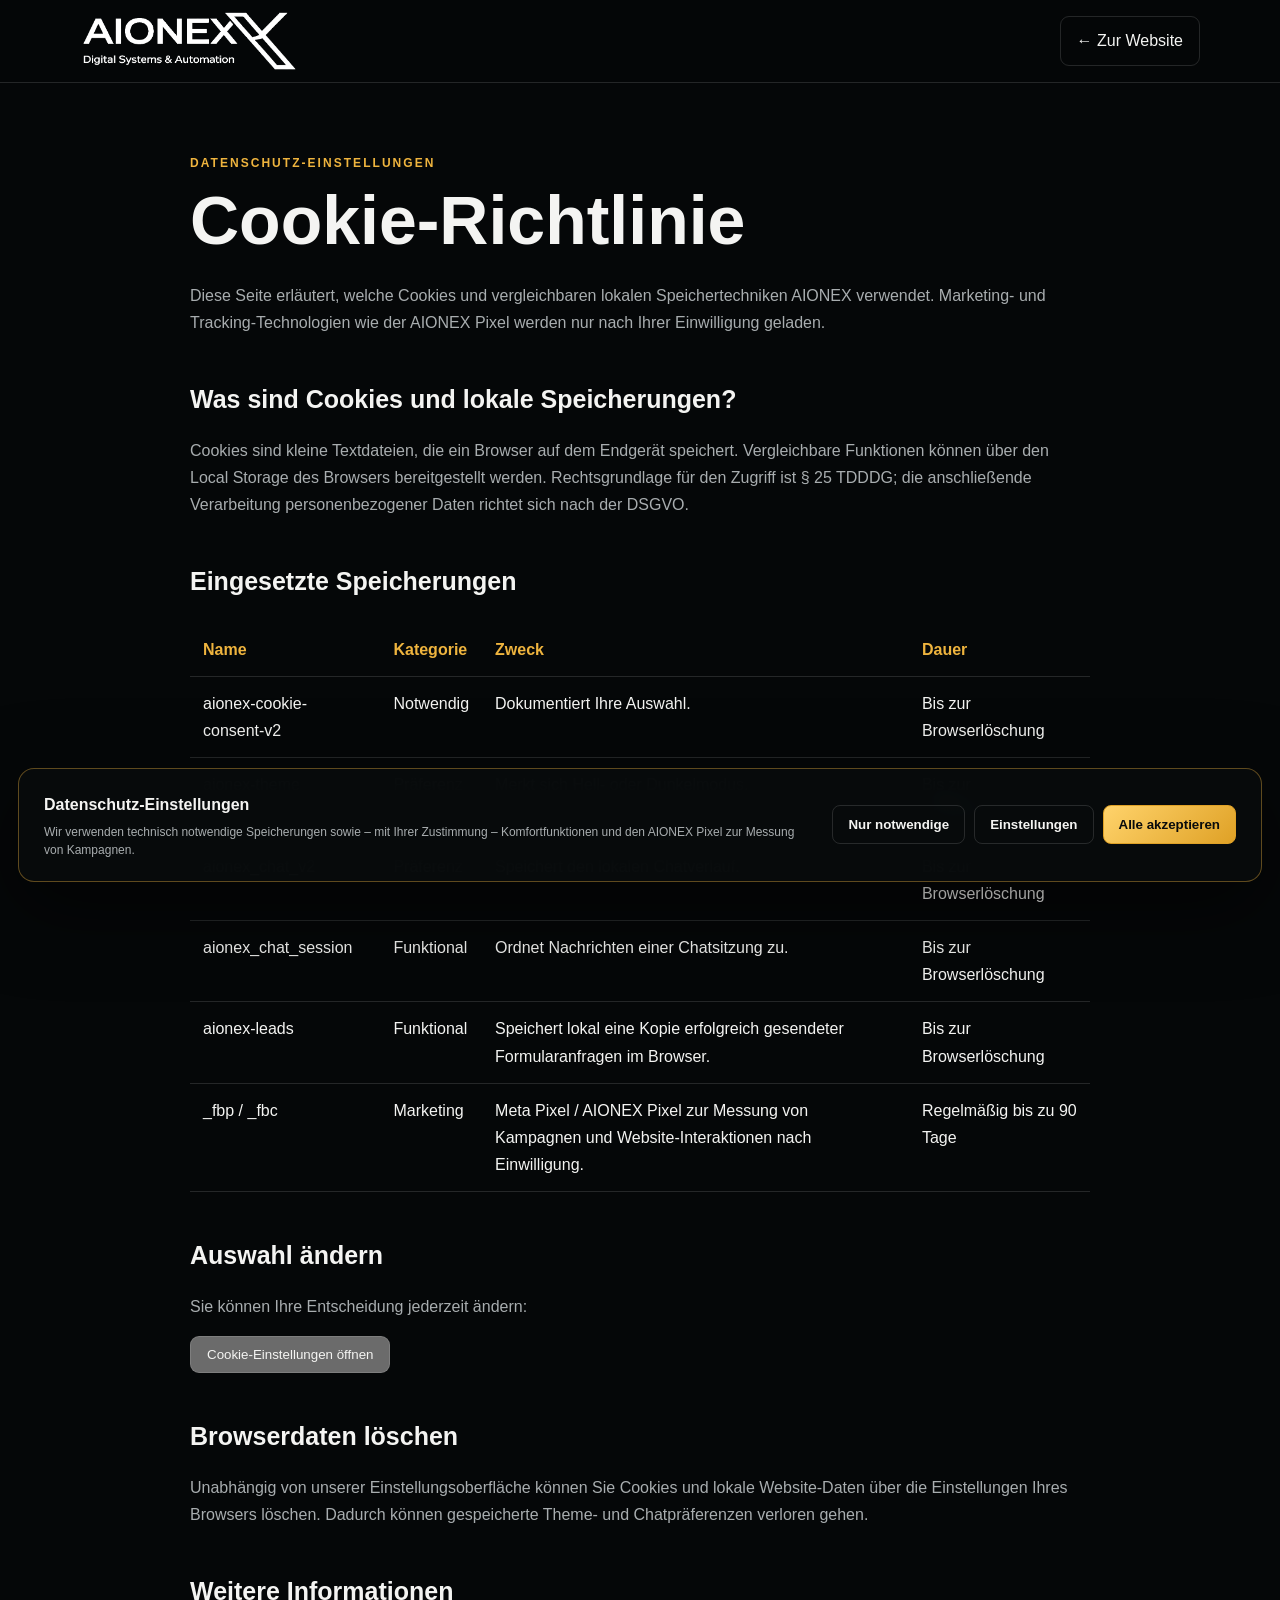
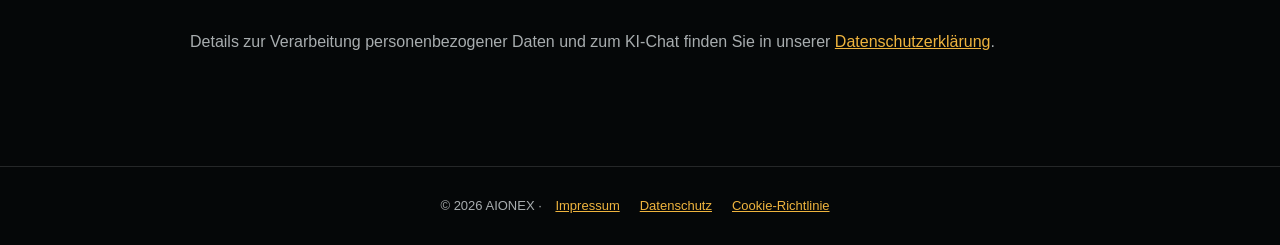
<file: cookies.html>
<!doctype html>
<html lang="de">
<head>
  <meta charset="UTF-8">
  <meta name="viewport" content="width=device-width,initial-scale=1">
  <meta name="description" content="Cookie-Richtlinie von AIONEX mit Informationen zu notwendigen Speicherungen, Präferenzen und AIONEX Pixel.">
  <link rel="canonical" href="https://aionex.studio/cookies.html">
  <link rel="icon" type="image/png" href="assets/aionex-social-preview.png">
  <link rel="apple-touch-icon" href="assets/aionex-social-preview.png">
  <title>Cookie-Richtlinie | AIONEX</title>
  <script>document.documentElement.dataset.theme=localStorage.getItem('aionex-theme')||'dark';</script>
  <link rel="stylesheet" href="legal.css">
  <link rel="stylesheet" href="cookies.css">
</head>
<body>
  <header class="legal-header"><nav class="legal-nav"><a class="legal-logo" href="index.html"><img src="assets/aionex-logo.png" alt="AIONEX"></a><a class="legal-back" href="index.html">← Zur Website</a></nav></header>
  <main class="legal-main">
    <div class="legal-kicker">Datenschutz-Einstellungen</div><h1>Cookie-Richtlinie</h1>
    <p>Diese Seite erläutert, welche Cookies und vergleichbaren lokalen Speichertechniken AIONEX verwendet. Marketing- und Tracking-Technologien wie der AIONEX Pixel werden nur nach Ihrer Einwilligung geladen.</p>
    <h2>Was sind Cookies und lokale Speicherungen?</h2><p>Cookies sind kleine Textdateien, die ein Browser auf dem Endgerät speichert. Vergleichbare Funktionen können über den Local Storage des Browsers bereitgestellt werden. Rechtsgrundlage für den Zugriff ist § 25 TDDDG; die anschließende Verarbeitung personenbezogener Daten richtet sich nach der DSGVO.</p>
    <h2>Eingesetzte Speicherungen</h2>
    <table class="legal-table"><thead><tr><th>Name</th><th>Kategorie</th><th>Zweck</th><th>Dauer</th></tr></thead><tbody>
      <tr><td>aionex-cookie-consent-v2</td><td>Notwendig</td><td>Dokumentiert Ihre Auswahl.</td><td>Bis zur Browserlöschung</td></tr>
      <tr><td>aionex-theme</td><td>Präferenz</td><td>Merkt sich Hell- oder Dunkelmodus.</td><td>Bis zur Browserlöschung</td></tr>
      <tr><td>aionex_chat_v2</td><td>Präferenz</td><td>Speichert den lokalen Chatverlauf.</td><td>Bis zur Browserlöschung</td></tr>
      <tr><td>aionex_chat_session</td><td>Funktional</td><td>Ordnet Nachrichten einer Chatsitzung zu.</td><td>Bis zur Browserlöschung</td></tr>
      <tr><td>aionex-leads</td><td>Funktional</td><td>Speichert lokal eine Kopie erfolgreich gesendeter Formularanfragen im Browser.</td><td>Bis zur Browserlöschung</td></tr>
      <tr><td>_fbp / _fbc</td><td>Marketing</td><td>Meta Pixel / AIONEX Pixel zur Messung von Kampagnen und Website-Interaktionen nach Einwilligung.</td><td>Regelmäßig bis zu 90 Tage</td></tr>
    </tbody></table>
    <h2>Auswahl ändern</h2><p>Sie können Ihre Entscheidung jederzeit ändern:</p><button class="legal-back cookie-settings-trigger" type="button">Cookie-Einstellungen öffnen</button>
    <h2>Browserdaten löschen</h2><p>Unabhängig von unserer Einstellungsoberfläche können Sie Cookies und lokale Website-Daten über die Einstellungen Ihres Browsers löschen. Dadurch können gespeicherte Theme- und Chatpräferenzen verloren gehen.</p>
    <h2>Weitere Informationen</h2><p>Details zur Verarbeitung personenbezogener Daten und zum KI-Chat finden Sie in unserer <a href="datenschutz.html">Datenschutzerklärung</a>.</p>
  </main>
  <footer class="legal-footer">© 2026 AIONEX · <a href="impressum.html">Impressum</a><a href="datenschutz.html">Datenschutz</a><a href="cookies.html">Cookie-Richtlinie</a></footer>
  <script src="cookies.js?v=3"></script>
</body>
</html>
</file>
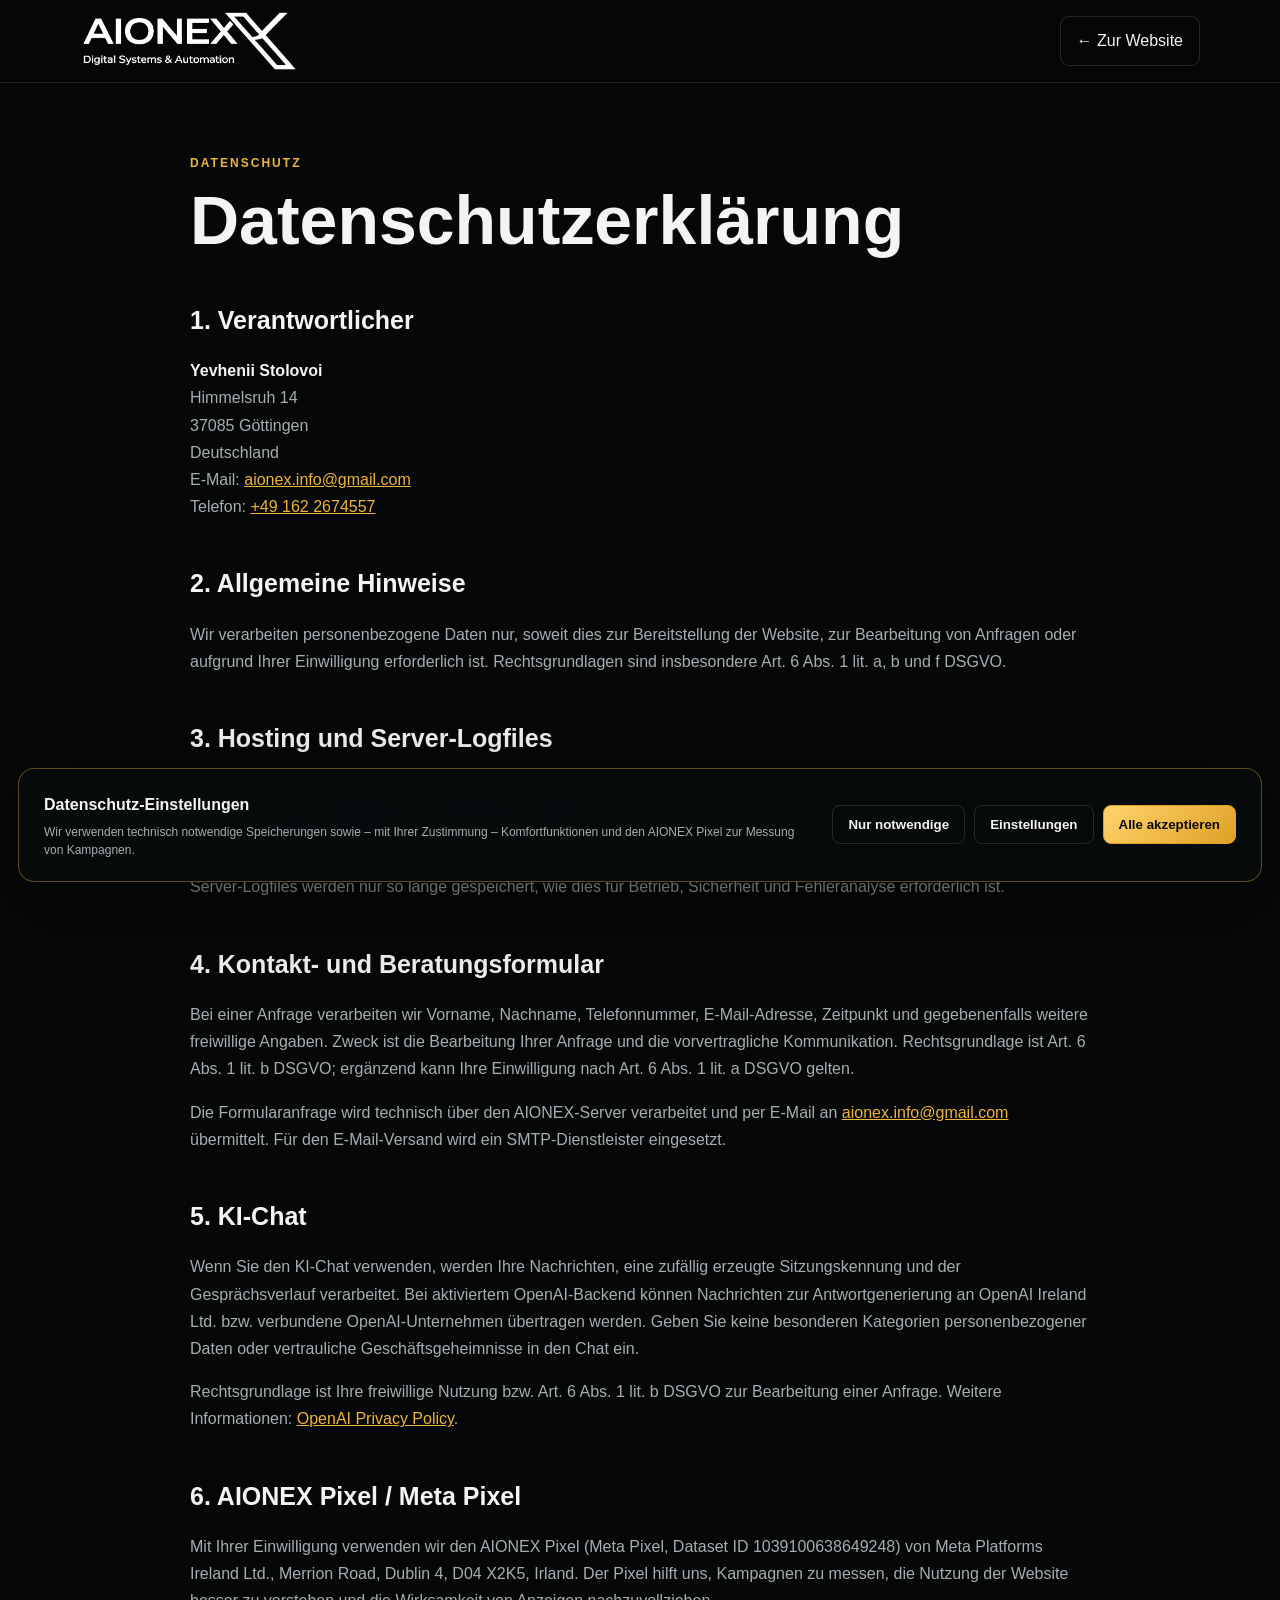
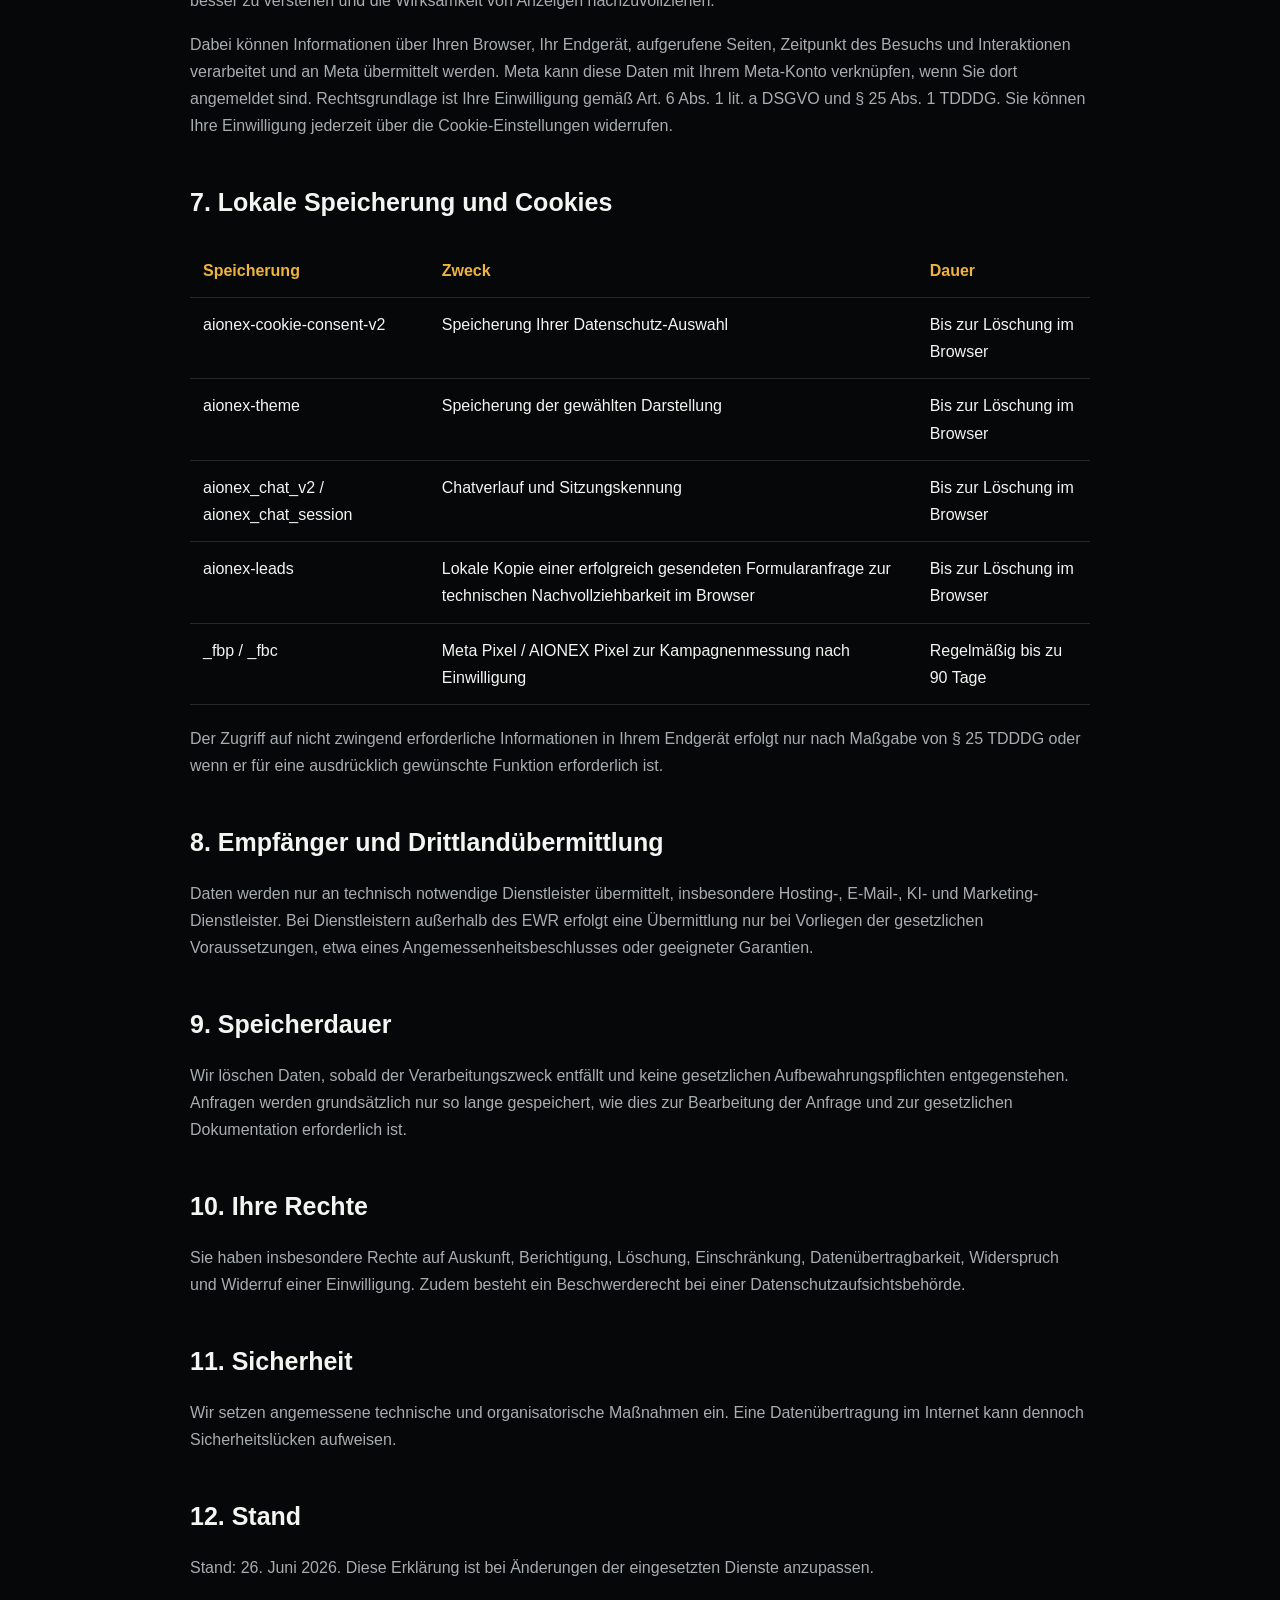
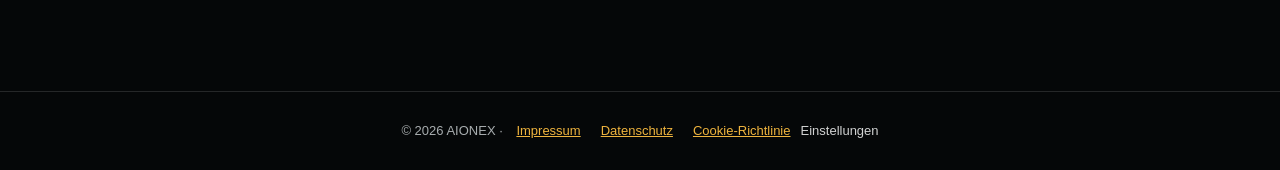
<file: datenschutz.html>
<!doctype html>
<html lang="de">
<head>
  <meta charset="UTF-8">
  <meta name="viewport" content="width=device-width,initial-scale=1">
  <meta name="description" content="Datenschutzerklärung von AIONEX zu Website, Kontaktformular, KI-Chat, Cookies und AIONEX Pixel.">
  <link rel="canonical" href="https://aionex.studio/datenschutz.html">
  <link rel="icon" type="image/png" href="assets/aionex-social-preview.png">
  <link rel="apple-touch-icon" href="assets/aionex-social-preview.png">
  <title>Datenschutz | AIONEX</title>
  <script>document.documentElement.dataset.theme=localStorage.getItem('aionex-theme')||'dark';</script>
  <link rel="stylesheet" href="legal.css">
  <link rel="stylesheet" href="cookies.css">
</head>
<body>
  <header class="legal-header"><nav class="legal-nav"><a class="legal-logo" href="index.html"><img src="assets/aionex-logo.png" alt="AIONEX"></a><a class="legal-back" href="index.html">← Zur Website</a></nav></header>
  <main class="legal-main">
    <div class="legal-kicker">Datenschutz</div><h1>Datenschutzerklärung</h1>
    <h2>1. Verantwortlicher</h2><p><strong>Yevhenii Stolovoi</strong><br>Himmelsruh 14<br>37085 Göttingen<br>Deutschland<br>E-Mail: <a href="mailto:aionex.info@gmail.com">aionex.info@gmail.com</a><br>Telefon: <a href="tel:+491622674557">+49 162 2674557</a></p>
    <h2>2. Allgemeine Hinweise</h2><p>Wir verarbeiten personenbezogene Daten nur, soweit dies zur Bereitstellung der Website, zur Bearbeitung von Anfragen oder aufgrund Ihrer Einwilligung erforderlich ist. Rechtsgrundlagen sind insbesondere Art. 6 Abs. 1 lit. a, b und f DSGVO.</p>
    <h2>3. Hosting und Server-Logfiles</h2><p>Beim Aufruf der Website kann der eingesetzte Hostinganbieter technisch erforderliche Daten verarbeiten, darunter IP-Adresse, Datum und Uhrzeit, aufgerufene Datei, Referrer, Browser und Betriebssystem. Die Verarbeitung erfolgt zur sicheren und stabilen Bereitstellung nach Art. 6 Abs. 1 lit. f DSGVO.</p><p>Server-Logfiles werden nur so lange gespeichert, wie dies für Betrieb, Sicherheit und Fehleranalyse erforderlich ist.</p>
    <h2>4. Kontakt- und Beratungsformular</h2><p>Bei einer Anfrage verarbeiten wir Vorname, Nachname, Telefonnummer, E-Mail-Adresse, Zeitpunkt und gegebenenfalls weitere freiwillige Angaben. Zweck ist die Bearbeitung Ihrer Anfrage und die vorvertragliche Kommunikation. Rechtsgrundlage ist Art. 6 Abs. 1 lit. b DSGVO; ergänzend kann Ihre Einwilligung nach Art. 6 Abs. 1 lit. a DSGVO gelten.</p><p>Die Formularanfrage wird technisch über den AIONEX-Server verarbeitet und per E-Mail an <a href="mailto:aionex.info@gmail.com">aionex.info@gmail.com</a> übermittelt. Für den E-Mail-Versand wird ein SMTP-Dienstleister eingesetzt.</p>
    <h2>5. KI-Chat</h2><p>Wenn Sie den KI-Chat verwenden, werden Ihre Nachrichten, eine zufällig erzeugte Sitzungskennung und der Gesprächsverlauf verarbeitet. Bei aktiviertem OpenAI-Backend können Nachrichten zur Antwortgenerierung an OpenAI Ireland Ltd. bzw. verbundene OpenAI-Unternehmen übertragen werden. Geben Sie keine besonderen Kategorien personenbezogener Daten oder vertrauliche Geschäftsgeheimnisse in den Chat ein.</p><p>Rechtsgrundlage ist Ihre freiwillige Nutzung bzw. Art. 6 Abs. 1 lit. b DSGVO zur Bearbeitung einer Anfrage. Weitere Informationen: <a href="https://openai.com/policies/privacy-policy/" rel="noopener noreferrer">OpenAI Privacy Policy</a>.</p>
    <h2>6. AIONEX Pixel / Meta Pixel</h2><p>Mit Ihrer Einwilligung verwenden wir den AIONEX Pixel (Meta Pixel, Dataset ID 1039100638649248) von Meta Platforms Ireland Ltd., Merrion Road, Dublin 4, D04 X2K5, Irland. Der Pixel hilft uns, Kampagnen zu messen, die Nutzung der Website besser zu verstehen und die Wirksamkeit von Anzeigen nachzuvollziehen.</p><p>Dabei können Informationen über Ihren Browser, Ihr Endgerät, aufgerufene Seiten, Zeitpunkt des Besuchs und Interaktionen verarbeitet und an Meta übermittelt werden. Meta kann diese Daten mit Ihrem Meta-Konto verknüpfen, wenn Sie dort angemeldet sind. Rechtsgrundlage ist Ihre Einwilligung gemäß Art. 6 Abs. 1 lit. a DSGVO und § 25 Abs. 1 TDDDG. Sie können Ihre Einwilligung jederzeit über die Cookie-Einstellungen widerrufen.</p>
    <h2>7. Lokale Speicherung und Cookies</h2>
    <table class="legal-table"><thead><tr><th>Speicherung</th><th>Zweck</th><th>Dauer</th></tr></thead><tbody>
      <tr><td>aionex-cookie-consent-v2</td><td>Speicherung Ihrer Datenschutz-Auswahl</td><td>Bis zur Löschung im Browser</td></tr>
      <tr><td>aionex-theme</td><td>Speicherung der gewählten Darstellung</td><td>Bis zur Löschung im Browser</td></tr>
      <tr><td>aionex_chat_v2 / aionex_chat_session</td><td>Chatverlauf und Sitzungskennung</td><td>Bis zur Löschung im Browser</td></tr>
      <tr><td>aionex-leads</td><td>Lokale Kopie einer erfolgreich gesendeten Formularanfrage zur technischen Nachvollziehbarkeit im Browser</td><td>Bis zur Löschung im Browser</td></tr>
      <tr><td>_fbp / _fbc</td><td>Meta Pixel / AIONEX Pixel zur Kampagnenmessung nach Einwilligung</td><td>Regelmäßig bis zu 90 Tage</td></tr>
    </tbody></table>
    <p>Der Zugriff auf nicht zwingend erforderliche Informationen in Ihrem Endgerät erfolgt nur nach Maßgabe von § 25 TDDDG oder wenn er für eine ausdrücklich gewünschte Funktion erforderlich ist.</p>
    <h2>8. Empfänger und Drittlandübermittlung</h2><p>Daten werden nur an technisch notwendige Dienstleister übermittelt, insbesondere Hosting-, E-Mail-, KI- und Marketing-Dienstleister. Bei Dienstleistern außerhalb des EWR erfolgt eine Übermittlung nur bei Vorliegen der gesetzlichen Voraussetzungen, etwa eines Angemessenheitsbeschlusses oder geeigneter Garantien.</p>
    <h2>9. Speicherdauer</h2><p>Wir löschen Daten, sobald der Verarbeitungszweck entfällt und keine gesetzlichen Aufbewahrungspflichten entgegenstehen. Anfragen werden grundsätzlich nur so lange gespeichert, wie dies zur Bearbeitung der Anfrage und zur gesetzlichen Dokumentation erforderlich ist.</p>
    <h2>10. Ihre Rechte</h2><p>Sie haben insbesondere Rechte auf Auskunft, Berichtigung, Löschung, Einschränkung, Datenübertragbarkeit, Widerspruch und Widerruf einer Einwilligung. Zudem besteht ein Beschwerderecht bei einer Datenschutzaufsichtsbehörde.</p>
    <h2>11. Sicherheit</h2><p>Wir setzen angemessene technische und organisatorische Maßnahmen ein. Eine Datenübertragung im Internet kann dennoch Sicherheitslücken aufweisen.</p>
    <h2>12. Stand</h2><p>Stand: 26. Juni 2026. Diese Erklärung ist bei Änderungen der eingesetzten Dienste anzupassen.</p>
  </main>
  <footer class="legal-footer">© 2026 AIONEX · <a href="impressum.html">Impressum</a><a href="datenschutz.html">Datenschutz</a><a href="cookies.html">Cookie-Richtlinie</a><button class="footer-cookie-link cookie-settings-trigger">Einstellungen</button></footer>
  <script src="cookies.js?v=3"></script>
</body>
</html>
</file>
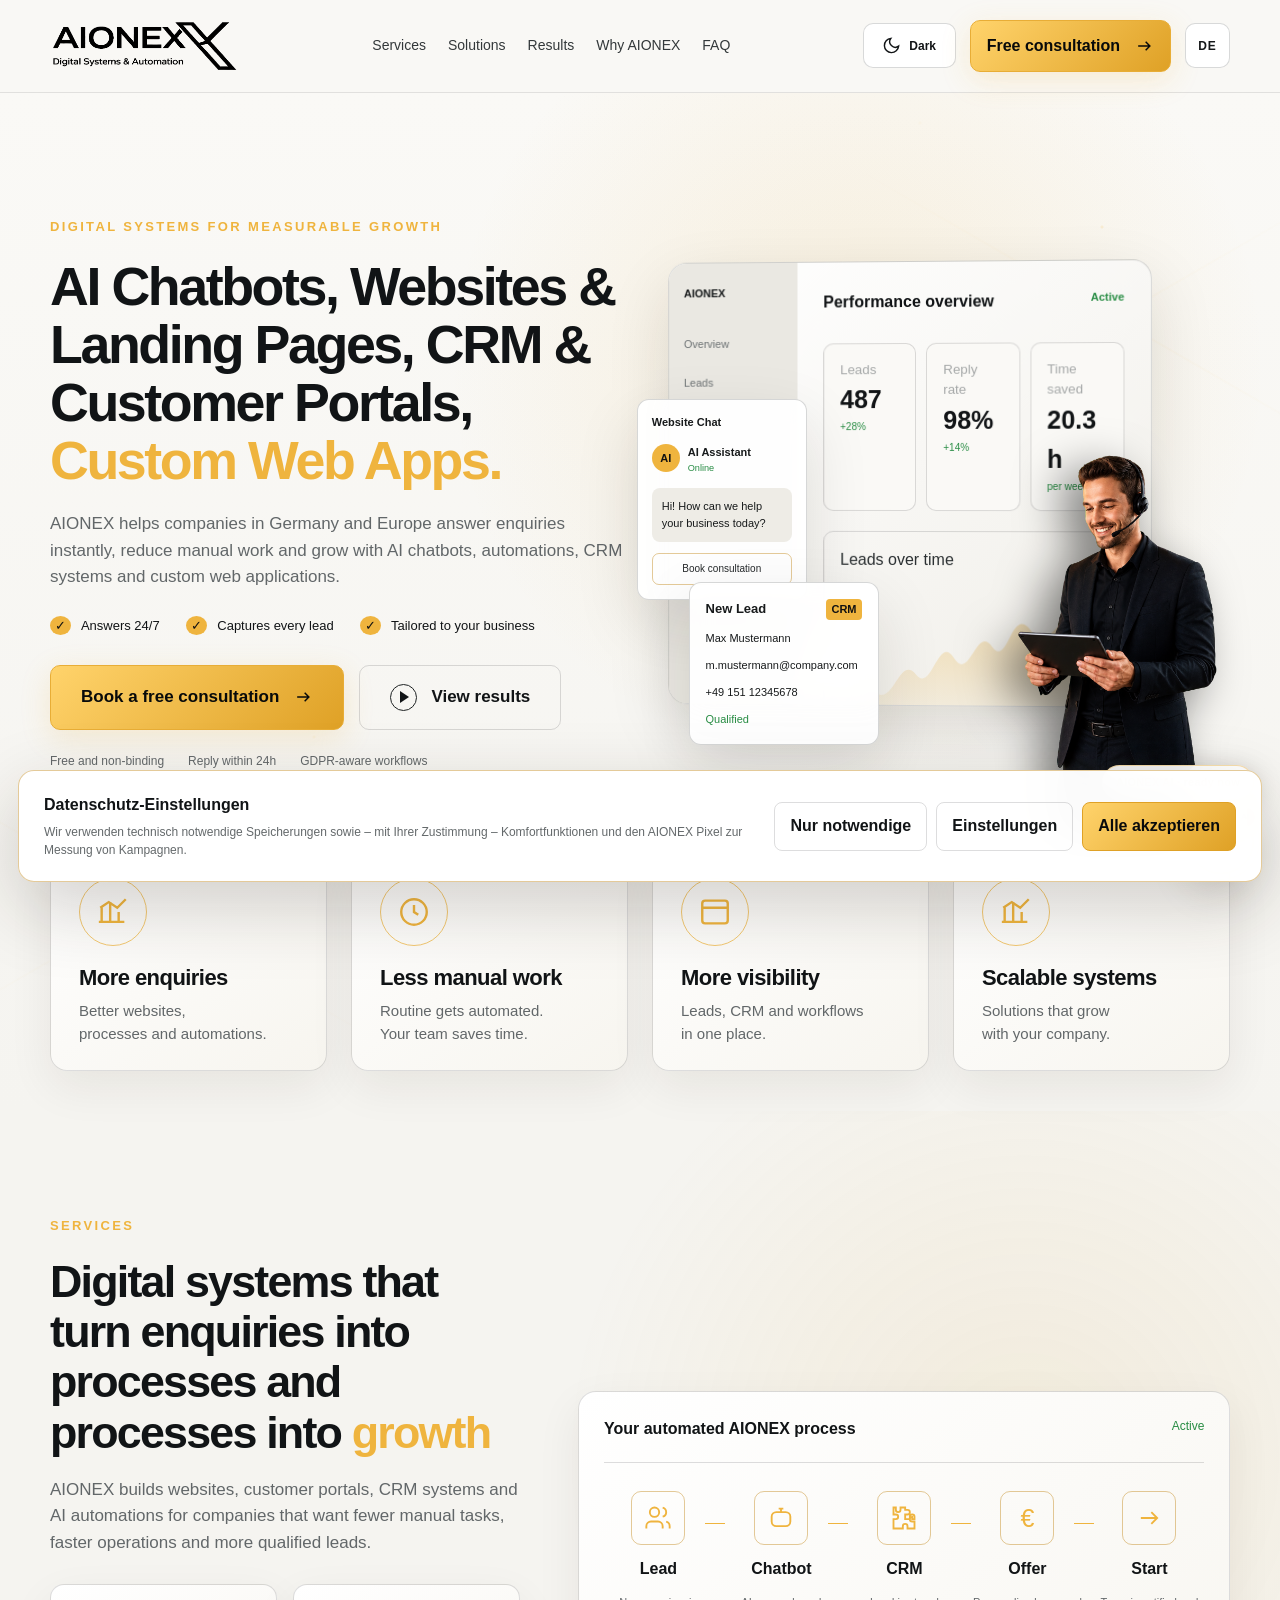
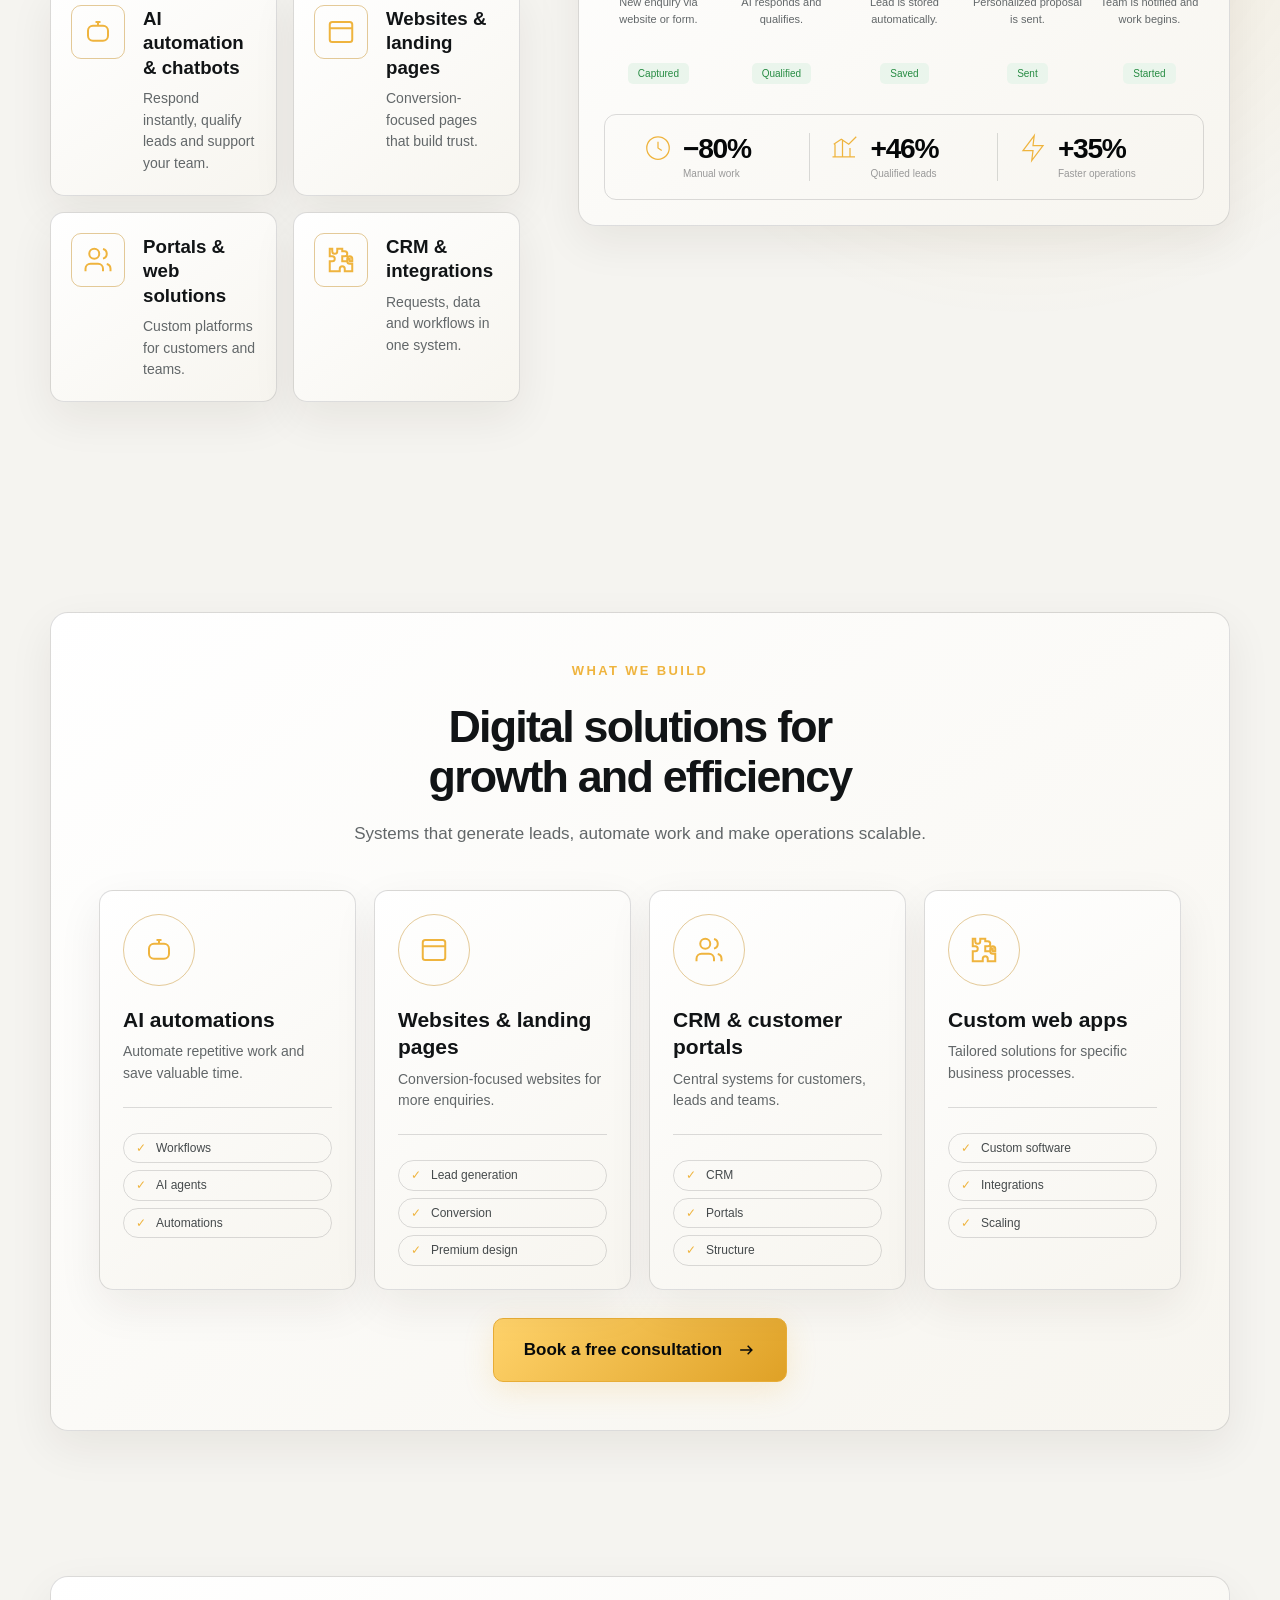
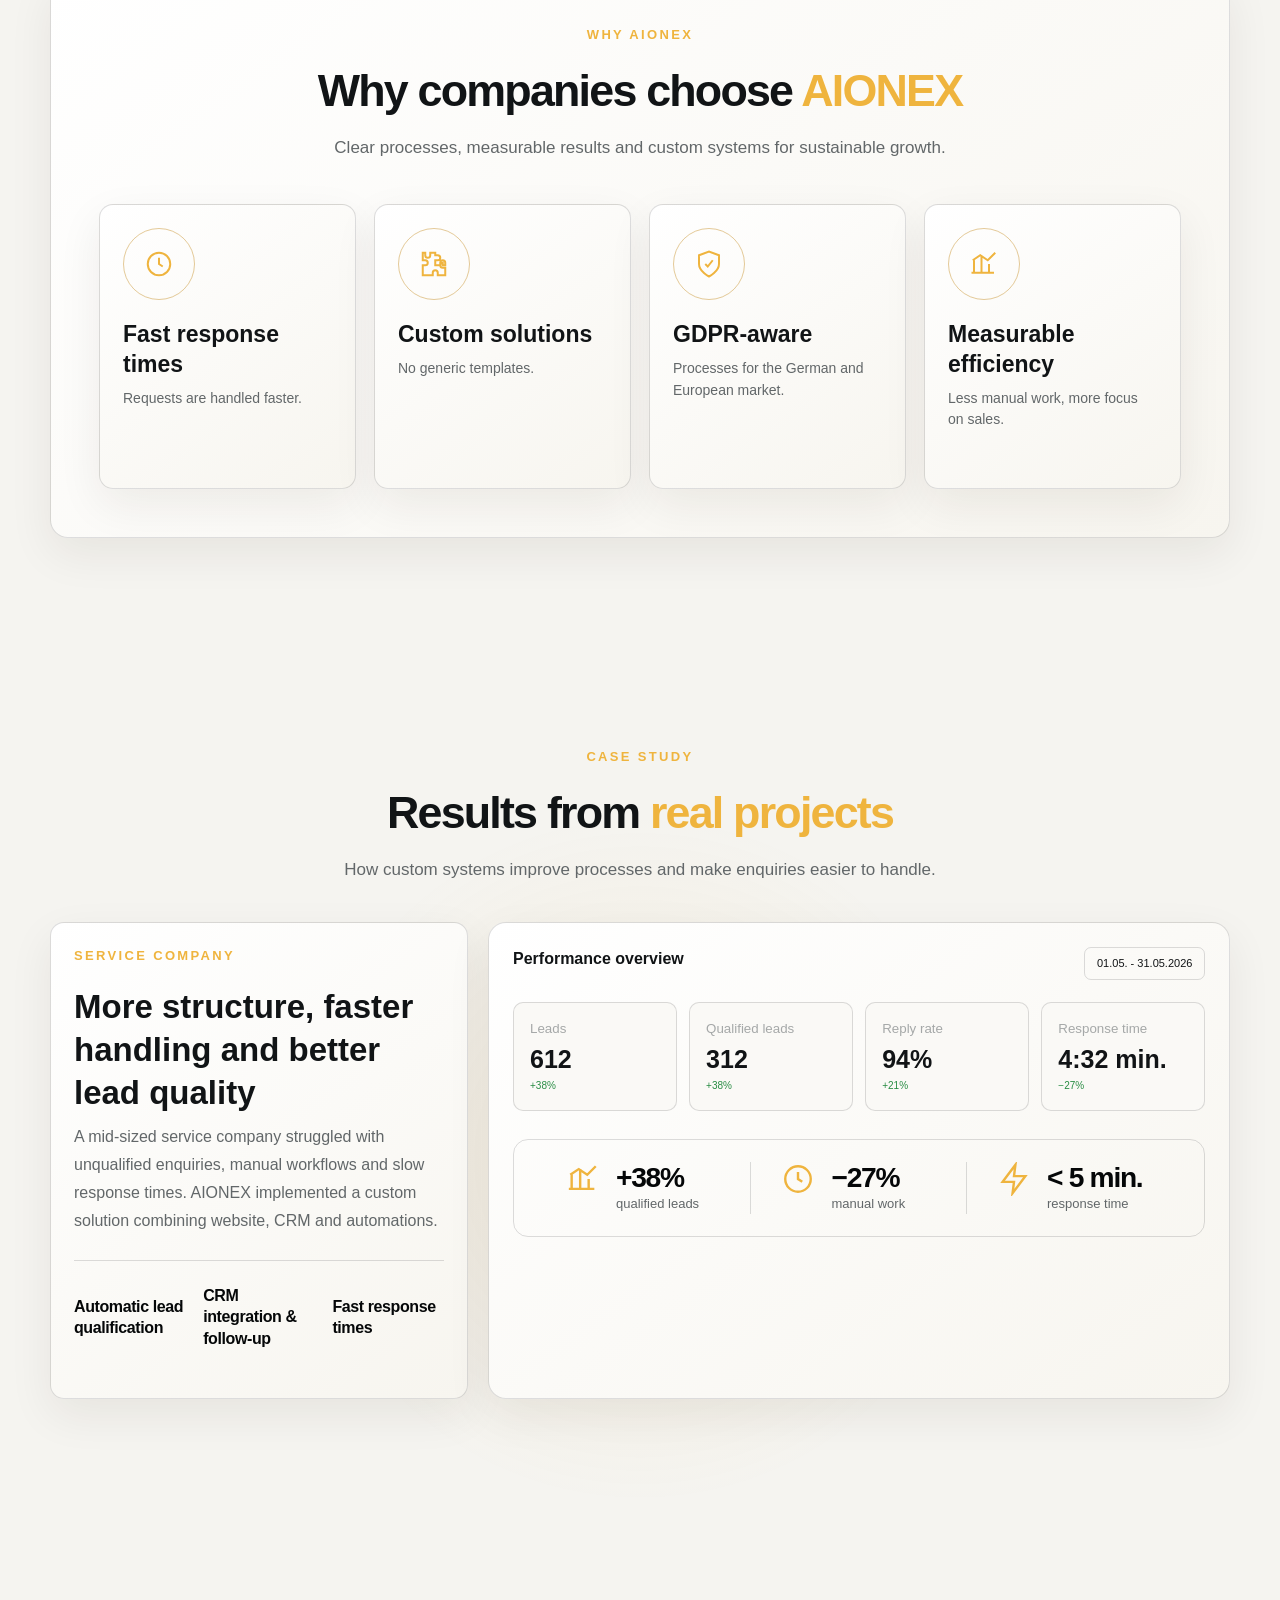
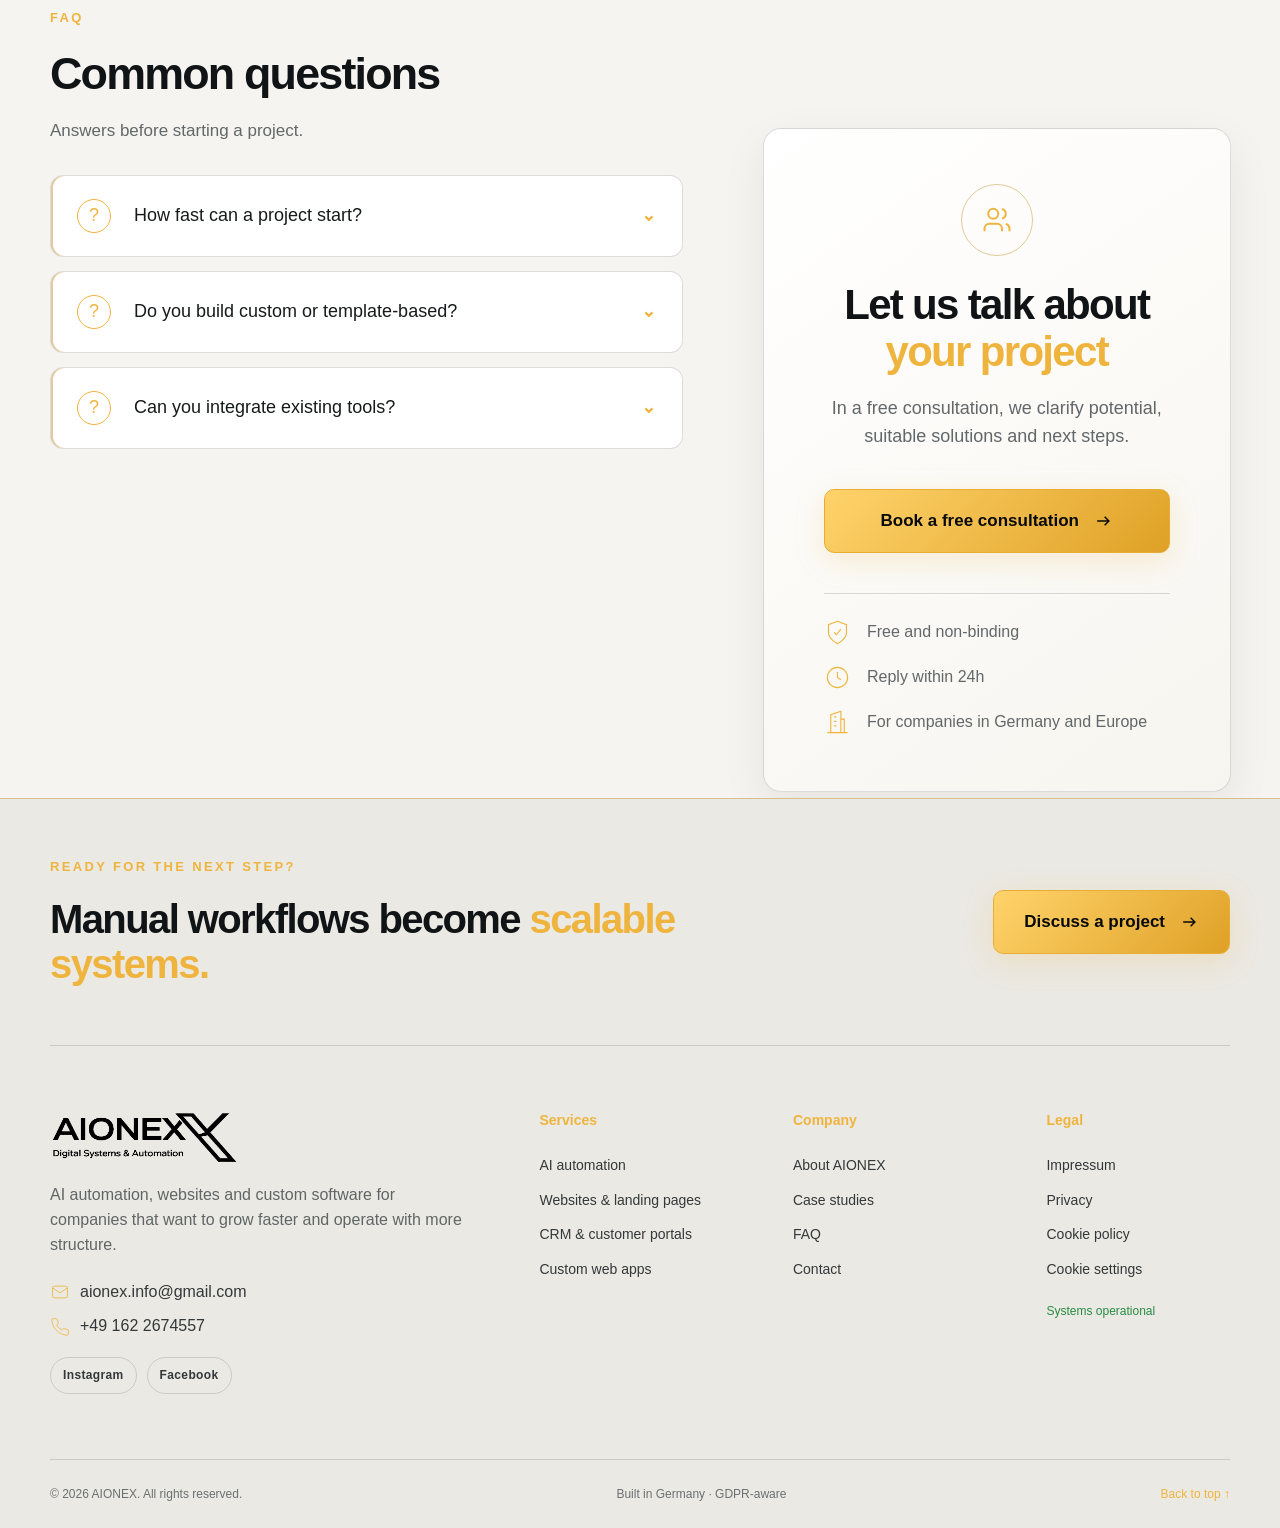
<file: en.html>
<!doctype html>
<html lang="en">
<head>
  <meta charset="UTF-8">
  <meta name="viewport" content="width=device-width, initial-scale=1.0">
  <meta name="description" content="AIONEX builds AI automations, AI chatbots, conversion-focused websites, CRM systems and custom web apps for companies in Germany and Europe.">
  <link rel="canonical" href="https://aionex.studio/en.html">
  <link rel="alternate" hreflang="de" href="https://aionex.studio/">
  <link rel="alternate" hreflang="en" href="https://aionex.studio/en.html">
  <link rel="alternate" hreflang="x-default" href="https://aionex.studio/">
  <link rel="icon" type="image/png" href="assets/aionex-social-preview.png">
  <link rel="apple-touch-icon" href="assets/aionex-social-preview.png">
  <meta property="og:type" content="website">
  <meta property="og:locale" content="en_US">
  <meta property="og:site_name" content="AIONEX">
  <meta property="og:title" content="AIONEX — AI Automation, Chatbots & Custom Software">
  <meta property="og:description" content="AI automations, AI chatbots, websites, CRM systems and custom web apps for companies in Germany and Europe.">
  <meta property="og:url" content="https://aionex.studio/en.html">
  <meta property="og:image" content="https://aionex.studio/assets/aionex-social-preview.png">
  <meta name="twitter:card" content="summary_large_image">
  <meta name="twitter:title" content="AIONEX — AI Automation, Chatbots & Custom Software">
  <meta name="twitter:description" content="AI automations, AI chatbots, websites, CRM systems and custom web apps for companies in Germany and Europe.">
  <meta name="twitter:image" content="https://aionex.studio/assets/aionex-social-preview.png">
  <title>AIONEX — AI Automation, Chatbots & Custom Software</title>
  <script>
    document.documentElement.dataset.theme =
      localStorage.getItem('aionex-theme') ||
      (matchMedia('(prefers-color-scheme: light)').matches ? 'light' : 'dark');
  </script>
  <link rel="stylesheet" href="styles.css?v=24">
  <link rel="stylesheet" href="cookies.css">
  <script type="application/ld+json">
    {
      "@context": "https://schema.org",
      "@type": "ProfessionalService",
      "name": "AIONEX",
      "url": "https://aionex.studio/en.html",
      "logo": "https://aionex.studio/assets/aionex-logo.png",
      "description": "AIONEX builds AI automations, AI chatbots, conversion-focused websites, CRM systems and custom web apps for companies in Germany and Europe.",
      "email": "aionex.info@gmail.com",
      "telephone": "+491622674557",
      "address": {
        "@type": "PostalAddress",
        "streetAddress": "Himmelsruh 14",
        "postalCode": "37085",
        "addressLocality": "Göttingen",
        "addressCountry": "DE"
      },
      "areaServed": ["Germany", "Europe"],
      "serviceType": ["AI automation", "AI chatbots", "Websites", "Landing pages", "CRM systems", "Customer portals", "Custom web applications"]
    }
  </script>
</head>
<body>
  <svg class="svg-sprite" aria-hidden="true">
    <symbol id="i-arrow" viewBox="0 0 24 24"><path d="M5 12h14m-5-5 5 5-5 5"/></symbol>
    <symbol id="i-bot" viewBox="0 0 24 24"><rect x="4" y="7" width="16" height="12" rx="4"/><path d="M9 12h.01M15 12h.01M12 7V4m-2 0h4"/></symbol>
    <symbol id="i-window" viewBox="0 0 24 24"><rect x="3" y="4" width="18" height="16" rx="2"/><path d="M3 9h18M7 6.5h.01M10 6.5h.01"/></symbol>
    <symbol id="i-users" viewBox="0 0 24 24"><path d="M16 21v-2a4 4 0 0 0-4-4H6a4 4 0 0 0-4 4v2M9 11a4 4 0 1 0 0-8 4 4 0 0 0 0 8Zm13 10v-2a4 4 0 0 0-3-3.87M16 3.13a4 4 0 0 1 0 7.75"/></symbol>
    <symbol id="i-puzzle" viewBox="0 0 24 24"><path d="M19 13h2v-2a2 2 0 1 0-4 0v2h-4v-4h2a2 2 0 1 0 0-4h-2V3H9v2a2 2 0 1 1-4 0V3H3v6h2a2 2 0 1 1 0 4H3v8h8v-2a2 2 0 1 1 4 0v2h6v-6h-2a2 2 0 1 1 0-4Z"/></symbol>
    <symbol id="i-clock" viewBox="0 0 24 24"><circle cx="12" cy="12" r="9"/><path d="M12 7v5l3 2"/></symbol>
    <symbol id="i-chart" viewBox="0 0 24 24"><path d="M4 19V9m6 10V5m6 14v-7m4 7H2M3 9l6-4 6 4 6-6"/></symbol>
    <symbol id="i-shield" viewBox="0 0 24 24"><path d="M12 22s8-4 8-10V5l-8-3-8 3v7c0 6 8 10 8 10Z"/><path d="m9 12 2 2 4-5"/></symbol>
    <symbol id="i-bolt" viewBox="0 0 24 24"><path d="m13 2-9 12h8l-1 8 9-12h-8l1-8Z"/></symbol>
    <symbol id="i-building" viewBox="0 0 24 24"><path d="M3 21h18M6 21V5l9-3v19m3 0V9h-3M9 7h2m-2 4h2m-2 4h2"/></symbol>
    <symbol id="i-mail" viewBox="0 0 24 24"><rect x="3" y="5" width="18" height="14" rx="2"/><path d="m3 7 9 6 9-6"/></symbol>
    <symbol id="i-phone" viewBox="0 0 24 24"><path d="M22 16.92v3a2 2 0 0 1-2.18 2 19.79 19.79 0 0 1-8.63-3.07 19.5 19.5 0 0 1-6-6A19.79 19.79 0 0 1 2.12 4.18 2 2 0 0 1 4.11 2h3a2 2 0 0 1 2 1.72c.12.9.33 1.78.62 2.63a2 2 0 0 1-.45 2.11L8 9.73a16 16 0 0 0 6 6l1.27-1.27a2 2 0 0 1 2.11-.45c.85.29 1.73.5 2.63.62A2 2 0 0 1 22 16.92Z"/></symbol>
    <symbol id="i-sun" viewBox="0 0 24 24"><circle cx="12" cy="12" r="4"/><path d="M12 2v2m0 16v2M4.93 4.93l1.42 1.42m11.3 11.3 1.42 1.42M2 12h2m16 0h2M4.93 19.07l1.42-1.42m11.3-11.3 1.42-1.42"/></symbol>
    <symbol id="i-moon" viewBox="0 0 24 24"><path d="M21 12.8A9 9 0 1 1 11.2 3 7 7 0 0 0 21 12.8Z"/></symbol>
  </svg>

  <header class="site-header">
    <div class="container nav-wrap">
      <a class="logo logo-image" href="en.html" aria-label="AIONEX homepage"><img src="assets/aionex-logo.png" alt="AIONEX — Digital Systems & Automation"></a>
      <nav class="desktop-nav" aria-label="Main navigation">
        <a href="#solutions">Services</a><a href="#services">Solutions</a><a href="#case-study">Results</a><a href="#why">Why AIONEX</a><a href="#faq">FAQ</a>
      </nav>
      <div class="nav-actions">
        <button class="theme-toggle" type="button" aria-label="Switch color theme" aria-pressed="false"><svg class="theme-icon theme-icon-sun"><use href="#i-sun"/></svg><svg class="theme-icon theme-icon-moon"><use href="#i-moon"/></svg><span class="theme-label">Light</span></button>
        <a class="btn btn-gold desktop-only consultation-trigger" href="#contact">Free consultation <svg><use href="#i-arrow"/></svg></a>
        <a class="language-switch" href="index.html" hreflang="de" aria-label="Zur deutschen Version wechseln">DE</a>
        <button class="menu-toggle" aria-label="Open menu" aria-expanded="false"><span></span><span></span></button>
      </div>
    </div>
    <div class="mobile-menu-backdrop" aria-hidden="true"></div>
    <div class="mobile-menu" aria-label="Mobile Navigation">
      <div class="mobile-menu-head"><span>Navigation</span><b>AIONEX</b></div>
      <a href="#solutions">Services</a><a href="#services">Solutions</a><a href="#case-study">Results</a><a href="#why">Why AIONEX</a><a href="#faq">FAQ</a><a href="index.html" hreflang="de">Deutsche Version</a>
      <a class="btn btn-gold consultation-trigger" href="#contact">Free consultation</a>
    </div>
  </header>

  <main id="top">
    <section class="hero section-grid">
      <div class="network network-left"></div><div class="network network-right"></div>
      <div class="container hero-grid">
        <div class="hero-copy reveal-slide-left">
          <div class="eyebrow">Digital systems for measurable growth</div>
          <h1>AI Chatbots, Websites & Landing Pages, CRM & Customer Portals, <span>Custom Web Apps.</span></h1>
          <p class="lead">AIONEX helps companies in Germany and Europe answer enquiries instantly, reduce manual work and grow with AI chatbots, automations, CRM systems and custom web applications.</p>
          <div class="mini-benefits"><span><i>✓</i> Answers 24/7</span><span><i>✓</i> Captures every lead</span><span><i>✓</i> Tailored to your business</span></div>
          <div class="hero-actions"><a class="btn btn-gold btn-large consultation-trigger" href="#contact">Book a free consultation <svg><use href="#i-arrow"/></svg></a><a class="btn btn-ghost btn-large" href="#case-study"><span class="play" aria-hidden="true"></span> View results</a></div>
          <div class="trust-line"><span>Free and non-binding</span><span>Reply within 24h</span><span>GDPR-aware workflows</span></div>
        </div>
        <div class="hero-visual reveal-slide-right">
          <div class="dashboard tilt-hover">
            <div class="dash-side"><b>AIONEX</b><span>Overview</span><span>Leads</span><span>Requests</span><span>Systems</span></div>
            <div class="dash-main"><div class="dash-title">Performance overview <em>Active</em></div><div class="dash-stats"><div><small>Leads</small><strong><span class="stat-count" data-target="487">0</span></strong><i>+28%</i></div><div><small>Reply rate</small><strong><span class="stat-count" data-target="98">0</span>%</strong><i>+14%</i></div><div><small>Time saved</small><strong><span class="stat-count" data-target="20.3" data-decimals="1">0</span> h</strong><i>per week</i></div></div><div class="chart"><span>Leads over time</span><svg viewBox="0 0 420 120" preserveAspectRatio="none"><defs><linearGradient id="chartFill" x1="0" y1="0" x2="0" y2="1"><stop offset="0" stop-color="#e6a92f" stop-opacity=".35"/><stop offset="1" stop-color="#e6a92f" stop-opacity="0"/></linearGradient></defs><path class="area" d="M0 100 C25 96 35 75 60 82 S95 52 120 67 S155 35 180 54 S215 28 240 45 S270 13 300 32 S345 17 375 22 S405 8 420 10 L420 120 L0 120Z"/><path class="chart-line animate-draw" d="M0 100 C25 96 35 75 60 82 S95 52 120 67 S155 35 180 54 S215 28 240 45 S270 13 300 32 S345 17 375 22 S405 8 420 10"/></svg></div></div>
          </div>
          <div class="chat-card floating-card tilt-hover"><b>Website Chat</b><div class="bot-row"><span>AI</span><p><strong>AI Assistant</strong><small>Online</small></p></div><p class="bubble">Hi! How can we help your business today?</p><button class="consultation-trigger" type="button">Book consultation</button></div>
          <div class="lead-card floating-card tilt-hover"><b>New Lead <em>CRM</em></b><span>Max Mustermann</span><span>m.mustermann@company.com</span><span>+49 151 12345678</span><i>Qualified</i></div>
          <img class="consultant" src="assets/consultant.png" width="704" height="1024" fetchpriority="high" alt="AIONEX consultant with headset and tablet">
        </div>
      </div>
      <div class="container hero-benefits reveal-stagger">
        <article class="outcome-card reveal-slide-up premium-tilt-card"><div class="outcome-icon"><svg><use href="#i-chart"/></svg></div><h3>More enquiries</h3><p>Better websites,<br>processes and automations.</p></article>
        <article class="outcome-card reveal-slide-up premium-tilt-card"><div class="outcome-icon"><svg><use href="#i-clock"/></svg></div><h3>Less manual work</h3><p>Routine gets automated.<br>Your team saves time.</p></article>
        <article class="outcome-card reveal-slide-up premium-tilt-card"><div class="outcome-icon"><svg><use href="#i-window"/></svg></div><h3>More visibility</h3><p>Leads, CRM and workflows<br>in one place.</p></article>
        <article class="outcome-card reveal-slide-up premium-tilt-card"><div class="outcome-icon"><svg><use href="#i-chart"/></svg></div><h3>Scalable systems</h3><p>Solutions that grow<br>with your company.</p></article>
      </div>
    </section>

    <section class="section solutions" id="solutions">
      <div class="container solutions-grid">
        <div class="reveal-slide-left"><div class="section-kicker">Services</div><h2>Digital systems that turn enquiries into processes and processes into <span>growth</span></h2><p class="section-text">AIONEX builds websites, customer portals, CRM systems and AI automations for companies that want fewer manual tasks, faster operations and more qualified leads.</p><div class="solution-cards reveal-stagger"><article class="mini-card reveal-slide-up premium-tilt-card"><div class="icon"><svg><use href="#i-bot"/></svg></div><div><h3>AI automation & chatbots</h3><p>Respond instantly, qualify leads and support your team.</p></div></article><article class="mini-card reveal-slide-up premium-tilt-card"><div class="icon"><svg><use href="#i-window"/></svg></div><div><h3>Websites & landing pages</h3><p>Conversion-focused pages that build trust.</p></div></article><article class="mini-card reveal-slide-up premium-tilt-card"><div class="icon"><svg><use href="#i-users"/></svg></div><div><h3>Portals & web solutions</h3><p>Custom platforms for customers and teams.</p></div></article><article class="mini-card reveal-slide-up premium-tilt-card"><div class="icon"><svg><use href="#i-puzzle"/></svg></div><div><h3>CRM & integrations</h3><p>Requests, data and workflows in one system.</p></div></article></div></div>
        <div class="process-panel reveal-slide-right tilt-hover"><div class="panel-head"><b>Your automated AIONEX process</b><span>Active</span></div><div class="process-flow reveal-stagger"><div class="process-step reveal-scale"><div class="icon"><svg><use href="#i-users"/></svg></div><b>Lead</b><p>New enquiry via website or form.</p><i>Captured</i></div><div class="process-step reveal-scale"><div class="icon"><svg><use href="#i-bot"/></svg></div><b>Chatbot</b><p>AI responds and qualifies.</p><i>Qualified</i></div><div class="process-step reveal-scale"><div class="icon"><svg><use href="#i-puzzle"/></svg></div><b>CRM</b><p>Lead is stored automatically.</p><i>Saved</i></div><div class="process-step reveal-scale"><div class="icon">€</div><b>Offer</b><p>Personalized proposal is sent.</p><i>Sent</i></div><div class="process-step reveal-scale"><div class="icon"><svg><use href="#i-arrow"/></svg></div><b>Start</b><p>Team is notified and work begins.</p><i>Started</i></div></div><div class="process-metrics"><div><svg><use href="#i-clock"/></svg><b>−<span class="stat-count" data-target="80">0</span>%</b><span>Manual work</span></div><div><svg><use href="#i-chart"/></svg><b>+<span class="stat-count" data-target="46">0</span>%</b><span>Qualified leads</span></div><div><svg><use href="#i-bolt"/></svg><b>+<span class="stat-count" data-target="35">0</span>%</b><span>Faster operations</span></div></div></div>
      </div>
    </section>

    <section class="section services" id="services"><div class="container framed reveal-scale"><div class="section-heading centered"><div class="section-kicker">What we build</div><h2>Digital solutions for<br>growth and efficiency</h2><p class="section-text">Systems that generate leads, automate work and make operations scalable.</p></div><div class="service-grid reveal-stagger"><article class="feature-card reveal-slide-up premium-tilt-card"><div class="icon round"><svg><use href="#i-bot"/></svg></div><h3>AI automations</h3><p>Automate repetitive work and save valuable time.</p><ul><li>Workflows</li><li>AI agents</li><li>Automations</li></ul></article><article class="feature-card reveal-slide-up premium-tilt-card"><div class="icon round"><svg><use href="#i-window"/></svg></div><h3>Websites & landing pages</h3><p>Conversion-focused websites for more enquiries.</p><ul><li>Lead generation</li><li>Conversion</li><li>Premium design</li></ul></article><article class="feature-card reveal-slide-up premium-tilt-card"><div class="icon round"><svg><use href="#i-users"/></svg></div><h3>CRM & customer portals</h3><p>Central systems for customers, leads and teams.</p><ul><li>CRM</li><li>Portals</li><li>Structure</li></ul></article><article class="feature-card reveal-slide-up premium-tilt-card"><div class="icon round"><svg><use href="#i-puzzle"/></svg></div><h3>Custom web apps</h3><p>Tailored solutions for specific business processes.</p><ul><li>Custom software</li><li>Integrations</li><li>Scaling</li></ul></article></div><div class="center-cta"><a href="#contact" class="btn btn-gold btn-large consultation-trigger">Book a free consultation <svg><use href="#i-arrow"/></svg></a></div></div></section>

    <section class="section why" id="why"><div class="container framed reveal-scale"><div class="section-heading centered"><div class="section-kicker">Why AIONEX</div><h2>Why companies choose <span>AIONEX</span></h2><p class="section-text">Clear processes, measurable results and custom systems for sustainable growth.</p></div><div class="why-grid reveal-stagger"><article class="feature-card reveal-slide-up premium-tilt-card"><div class="icon round"><svg><use href="#i-clock"/></svg></div><h3>Fast response times</h3><p>Requests are handled faster.</p></article><article class="feature-card reveal-slide-up premium-tilt-card"><div class="icon round"><svg><use href="#i-puzzle"/></svg></div><h3>Custom solutions</h3><p>No generic templates.</p></article><article class="feature-card reveal-slide-up premium-tilt-card"><div class="icon round"><svg><use href="#i-shield"/></svg></div><h3>GDPR-aware</h3><p>Processes for the German and European market.</p></article><article class="feature-card reveal-slide-up premium-tilt-card"><div class="icon round"><svg><use href="#i-chart"/></svg></div><h3>Measurable efficiency</h3><p>Less manual work, more focus on sales.</p></article></div></div></section>

    <section class="section case-study" id="case-study"><div class="container"><div class="section-heading centered reveal-slide-up"><div class="section-kicker">Case Study</div><h2>Results from <span>real projects</span></h2><p class="section-text">How custom systems improve processes and make enquiries easier to handle.</p></div><div class="case-grid"><article class="case-copy feature-card reveal-slide-left tilt-hover"><div class="section-kicker">Service company</div><h3>More structure, faster handling and better lead quality</h3><p>A mid-sized service company struggled with unqualified enquiries, manual workflows and slow response times. AIONEX implemented a custom solution combining website, CRM and automations.</p><div class="case-points"><span>Automatic lead qualification</span><span>CRM integration & follow-up</span><span>Fast response times</span></div></article><div class="case-dashboard reveal-slide-right tilt-hover"><div class="case-top"><b>Performance overview</b><span>01.05. - 31.05.2026</span></div><div class="case-stats"><div><small>Leads</small><b><span class="stat-count" data-target="612">0</span></b><i>+38%</i></div><div><small>Qualified leads</small><b><span class="stat-count" data-target="312">0</span></b><i>+38%</i></div><div><small>Reply rate</small><b><span class="stat-count" data-target="94">0</span>%</b><i>+21%</i></div><div><small>Response time</small><b>4:32 min.</b><i>−27%</i></div></div><div class="result-row"><div><svg><use href="#i-chart"/></svg><b>+<span class="stat-count" data-target="38">0</span>%</b><span>qualified leads</span></div><div><svg><use href="#i-clock"/></svg><b>−<span class="stat-count" data-target="27">0</span>%</b><span>manual work</span></div><div><svg><use href="#i-bolt"/></svg><b>&lt; 5 min.</b><span>response time</span></div></div></div></div></div></section>

    <section class="section faq-section" id="faq"><div class="container faq-grid"><div class="reveal-slide-left"><div class="section-kicker">FAQ</div><h2>Common questions</h2><p class="section-text">Answers before starting a project.</p><div class="accordion"><article><button><span><i>?</i> How fast can a project start?</span><b>⌄</b></button><div><p>After the first call, you receive a concrete project plan within a few days. Smaller automations can often start within one to two weeks.</p></div></article><article><button><span><i>?</i> Do you build custom or template-based?</span><b>⌄</b></button><div><p>Every solution is tailored to your processes. Proven components accelerate delivery without losing individuality.</p></div></article><article><button><span><i>?</i> Can you integrate existing tools?</span><b>⌄</b></button><div><p>Yes. We connect CRM, email, calendars, forms, WhatsApp and internal systems through secure interfaces.</p></div></article></div></div><aside class="contact-card reveal-slide-right tilt-hover" id="contact"><div class="icon round"><svg><use href="#i-users"/></svg></div><h2>Let us talk about <span>your project</span></h2><p>In a free consultation, we clarify potential, suitable solutions and next steps.</p><a class="btn btn-gold btn-large consultation-trigger" href="#contact">Book a free consultation <svg><use href="#i-arrow"/></svg></a><hr><ul><li><svg><use href="#i-shield"/></svg> Free and non-binding</li><li><svg><use href="#i-clock"/></svg> Reply within 24h</li><li><svg><use href="#i-building"/></svg> For companies in Germany and Europe</li></ul></aside></div></section>
  </main>

  <footer class="site-footer"><div class="container"><div class="footer-cta reveal-slide-up"><div><div class="section-kicker">Ready for the next step?</div><h2>Manual workflows become <span>scalable systems.</span></h2></div><a class="btn btn-gold btn-large consultation-trigger" href="#contact">Discuss a project <svg><use href="#i-arrow"/></svg></a></div><div class="footer-main"><div class="footer-brand"><a class="logo logo-image footer-logo" href="en.html"><img src="assets/aionex-logo.png" alt="AIONEX — Digital Systems & Automation"></a><p>AI automation, websites and custom software for companies that want to grow faster and operate with more structure.</p><div class="footer-contact"><a href="mailto:aionex.info@gmail.com"><svg><use href="#i-mail"/></svg> aionex.info@gmail.com</a><a href="tel:+491622674557"><svg><use href="#i-phone"/></svg> +49 162 2674557</a></div><div class="footer-social"><a href="https://www.instagram.com/aionex_studio/" target="_blank" rel="noopener noreferrer">Instagram</a><a href="https://www.facebook.com/profile.php?id=61591053249852" target="_blank" rel="noopener noreferrer">Facebook</a></div></div><div><h4>Services</h4><a href="#services">AI automation</a><a href="#services">Websites & landing pages</a><a href="#services">CRM & customer portals</a><a href="#services">Custom web apps</a></div><div><h4>Company</h4><a href="#why">About AIONEX</a><a href="#case-study">Case studies</a><a href="#faq">FAQ</a><a href="#contact">Contact</a></div><div><h4>Legal</h4><a href="impressum.html">Impressum</a><a href="datenschutz.html">Privacy</a><a href="cookies.html">Cookie policy</a><button class="footer-cookie-link cookie-settings-trigger" type="button">Cookie settings</button><span class="status">Systems operational</span></div></div><div class="footer-bottom"><span>© 2026 AIONEX. All rights reserved.</span><span>Built in Germany · GDPR-aware</span><a href="#top">Back to top ↑</a></div></div></footer>

  <div class="ai-chat" id="ai-chat">
    <div class="ai-chat-launch-wrap"><span class="ai-chat-hint">AIONEX AI · ready now</span><button class="ai-chat-launch" type="button" aria-label="Open AIONEX AI Assistant" aria-expanded="false"><svg><use href="#i-bot"/></svg><b>AI</b></button></div>
    <section class="ai-chat-panel" aria-hidden="true" aria-label="AIONEX AI Assistant"><header class="ai-chat-header"><div class="ai-bot-avatar"><svg><use href="#i-bot"/></svg></div><div><strong>AIONEX AI Assistant</strong><small>Digital Systems Assistant</small><span><i></i> <em class="ai-engine-status">Checking connection…</em></span></div><button class="ai-chat-close" type="button" aria-label="Close chat">×</button></header><div class="ai-chat-body"><div class="ai-chat-status-card"><span>Live guidance</span><b>Answers about websites, CRM, automations and pricing.</b></div><div class="ai-message ai-message-assistant"><div class="ai-mini-avatar"><svg><use href="#i-bot"/></svg></div><p>Hello! I am the AIONEX AI Assistant. Ask me about websites, automation, CRM, custom applications or pricing.</p></div><div class="ai-chat-starters"><button type="button">Estimate website pricing</button><button type="button">Automate processes</button><button type="button">Plan CRM or portal</button></div><div class="ai-chat-messages" aria-live="polite"></div><div class="ai-chat-typing" hidden><div class="ai-mini-avatar"><svg><use href="#i-bot"/></svg></div><span><i></i><i></i><i></i></span></div><div class="ai-chat-error" role="alert" hidden></div></div><div class="ai-chat-meta"><span>Powered by AIONEX AI</span><button class="ai-chat-consultation" type="button">Request your own AI bot →</button></div><form class="ai-chat-form"><input type="text" maxlength="500" autocomplete="off" placeholder="Your message…" aria-label="Message to the AI Assistant"><button type="submit" aria-label="Send message"><svg><use href="#i-arrow"/></svg></button></form></section>
  </div>

  <div class="lead-modal" id="lead-modal" aria-hidden="true"><div class="lead-modal-backdrop" data-modal-close></div><section class="lead-modal-dialog" role="dialog" aria-modal="true" aria-labelledby="lead-modal-title"><button class="lead-modal-close" type="button" aria-label="Close form" data-modal-close>×</button><div class="lead-modal-icon"><svg><use href="#i-users"/></svg></div><div class="section-kicker">Free consultation</div><h2 id="lead-modal-title">Let us talk about your project</h2><p>Leave your contact details. We will get back to you within 24 hours.</p><form class="lead-form" id="lead-form"><div class="form-grid"><label><span>First name</span><input name="firstName" type="text" autocomplete="given-name" required placeholder="Max"></label><label><span>Last name</span><input name="lastName" type="text" autocomplete="family-name" required placeholder="Mustermann"></label><label><span>Phone number</span><input name="phone" type="tel" autocomplete="tel" required placeholder="+49 162 2674557"></label><label><span>Email</span><input name="email" type="email" autocomplete="email" required placeholder="max@company.com"></label></div><label class="form-consent"><input name="consent" type="checkbox" required><span>I agree to the processing of my data for contact purposes.</span></label><button class="btn btn-gold btn-large form-submit" type="submit">Request free consultation <svg><use href="#i-arrow"/></svg></button><p class="form-note"><svg><use href="#i-shield"/></svg> Confidential, non-binding and GDPR-aware.</p><div class="form-success" role="status" aria-live="polite">Thank you! Your enquiry has been sent. We will reply within 24 hours.</div></form></section></div>
  <script src="cookies.js?v=3"></script>
  <script>
    window.AIONEX_CHAT_API = 'https://aionexnewmitkichat.onrender.com';
  </script>
  <script src="script.js?v=19"></script>
</body>
</html>
</file>
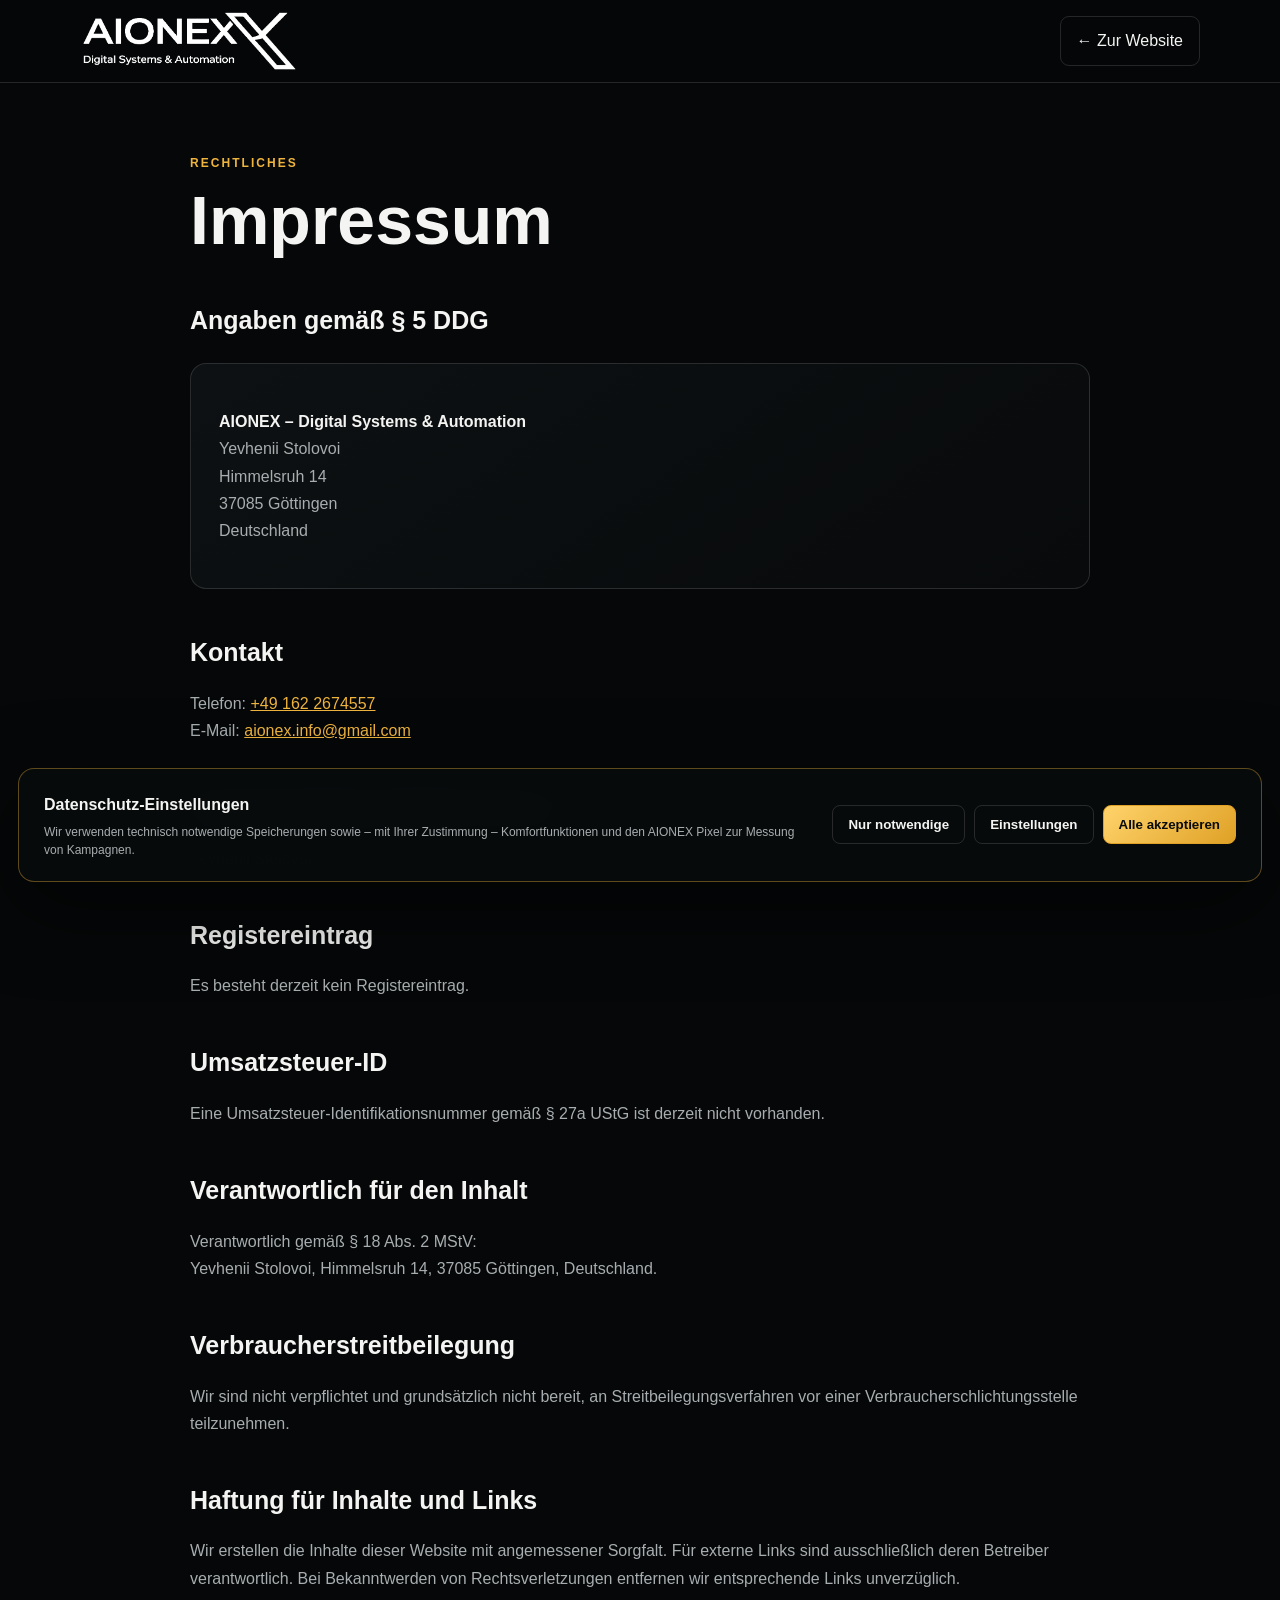
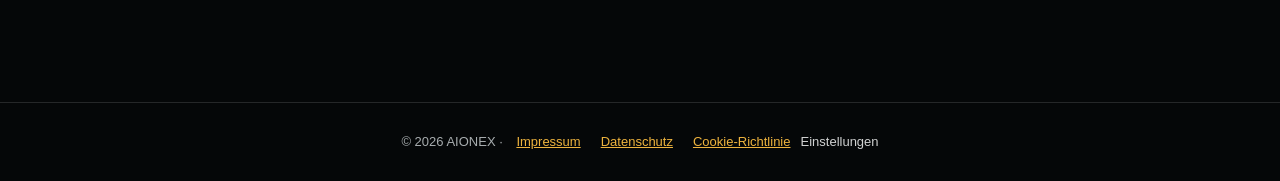
<file: impressum.html>
<!doctype html>
<html lang="de">
<head>
  <meta charset="UTF-8">
  <meta name="viewport" content="width=device-width,initial-scale=1">
  <meta name="description" content="Impressum und Anbieterkennzeichnung von AIONEX.">
  <link rel="canonical" href="https://aionex.studio/impressum.html">
  <link rel="icon" type="image/png" href="assets/aionex-social-preview.png">
  <link rel="apple-touch-icon" href="assets/aionex-social-preview.png">
  <title>Impressum | AIONEX</title>
  <script>document.documentElement.dataset.theme=localStorage.getItem('aionex-theme')||'dark';</script>
  <link rel="stylesheet" href="legal.css">
  <link rel="stylesheet" href="cookies.css">
</head>
<body>
  <header class="legal-header"><nav class="legal-nav"><a class="legal-logo" href="index.html"><img src="assets/aionex-logo.png" alt="AIONEX"></a><a class="legal-back" href="index.html">← Zur Website</a></nav></header>
  <main class="legal-main">
    <div class="legal-kicker">Rechtliches</div><h1>Impressum</h1>
    <h2>Angaben gemäß § 5 DDG</h2>
    <div class="legal-card">
      <p><strong>AIONEX – Digital Systems & Automation</strong><br>
      Yevhenii Stolovoi<br>
      Himmelsruh 14<br>
      37085 Göttingen<br>
      Deutschland</p>
    </div>
    <h2>Kontakt</h2>
    <p>Telefon: <a href="tel:+491622674557">+49 162 2674557</a><br>E-Mail: <a href="mailto:aionex.info@gmail.com">aionex.info@gmail.com</a></p>
    <h2>Vertretungsberechtigte Person</h2><p>Yevhenii Stolovoi</p>
    <h2>Registereintrag</h2><p>Es besteht derzeit kein Registereintrag.</p>
    <h2>Umsatzsteuer-ID</h2><p>Eine Umsatzsteuer-Identifikationsnummer gemäß § 27a UStG ist derzeit nicht vorhanden.</p>
    <h2>Verantwortlich für den Inhalt</h2><p>Verantwortlich gemäß § 18 Abs. 2 MStV:<br>Yevhenii Stolovoi, Himmelsruh 14, 37085 Göttingen, Deutschland.</p>
    <h2>Verbraucherstreitbeilegung</h2><p>Wir sind nicht verpflichtet und grundsätzlich nicht bereit, an Streitbeilegungsverfahren vor einer Verbraucherschlichtungsstelle teilzunehmen.</p>
    <h2>Haftung für Inhalte und Links</h2><p>Wir erstellen die Inhalte dieser Website mit angemessener Sorgfalt. Für externe Links sind ausschließlich deren Betreiber verantwortlich. Bei Bekanntwerden von Rechtsverletzungen entfernen wir entsprechende Links unverzüglich.</p>
  </main>
  <footer class="legal-footer">© 2026 AIONEX · <a href="impressum.html">Impressum</a><a href="datenschutz.html">Datenschutz</a><a href="cookies.html">Cookie-Richtlinie</a><button class="footer-cookie-link cookie-settings-trigger">Einstellungen</button></footer>
  <script src="cookies.js?v=3"></script>
</body>
</html>
</file>
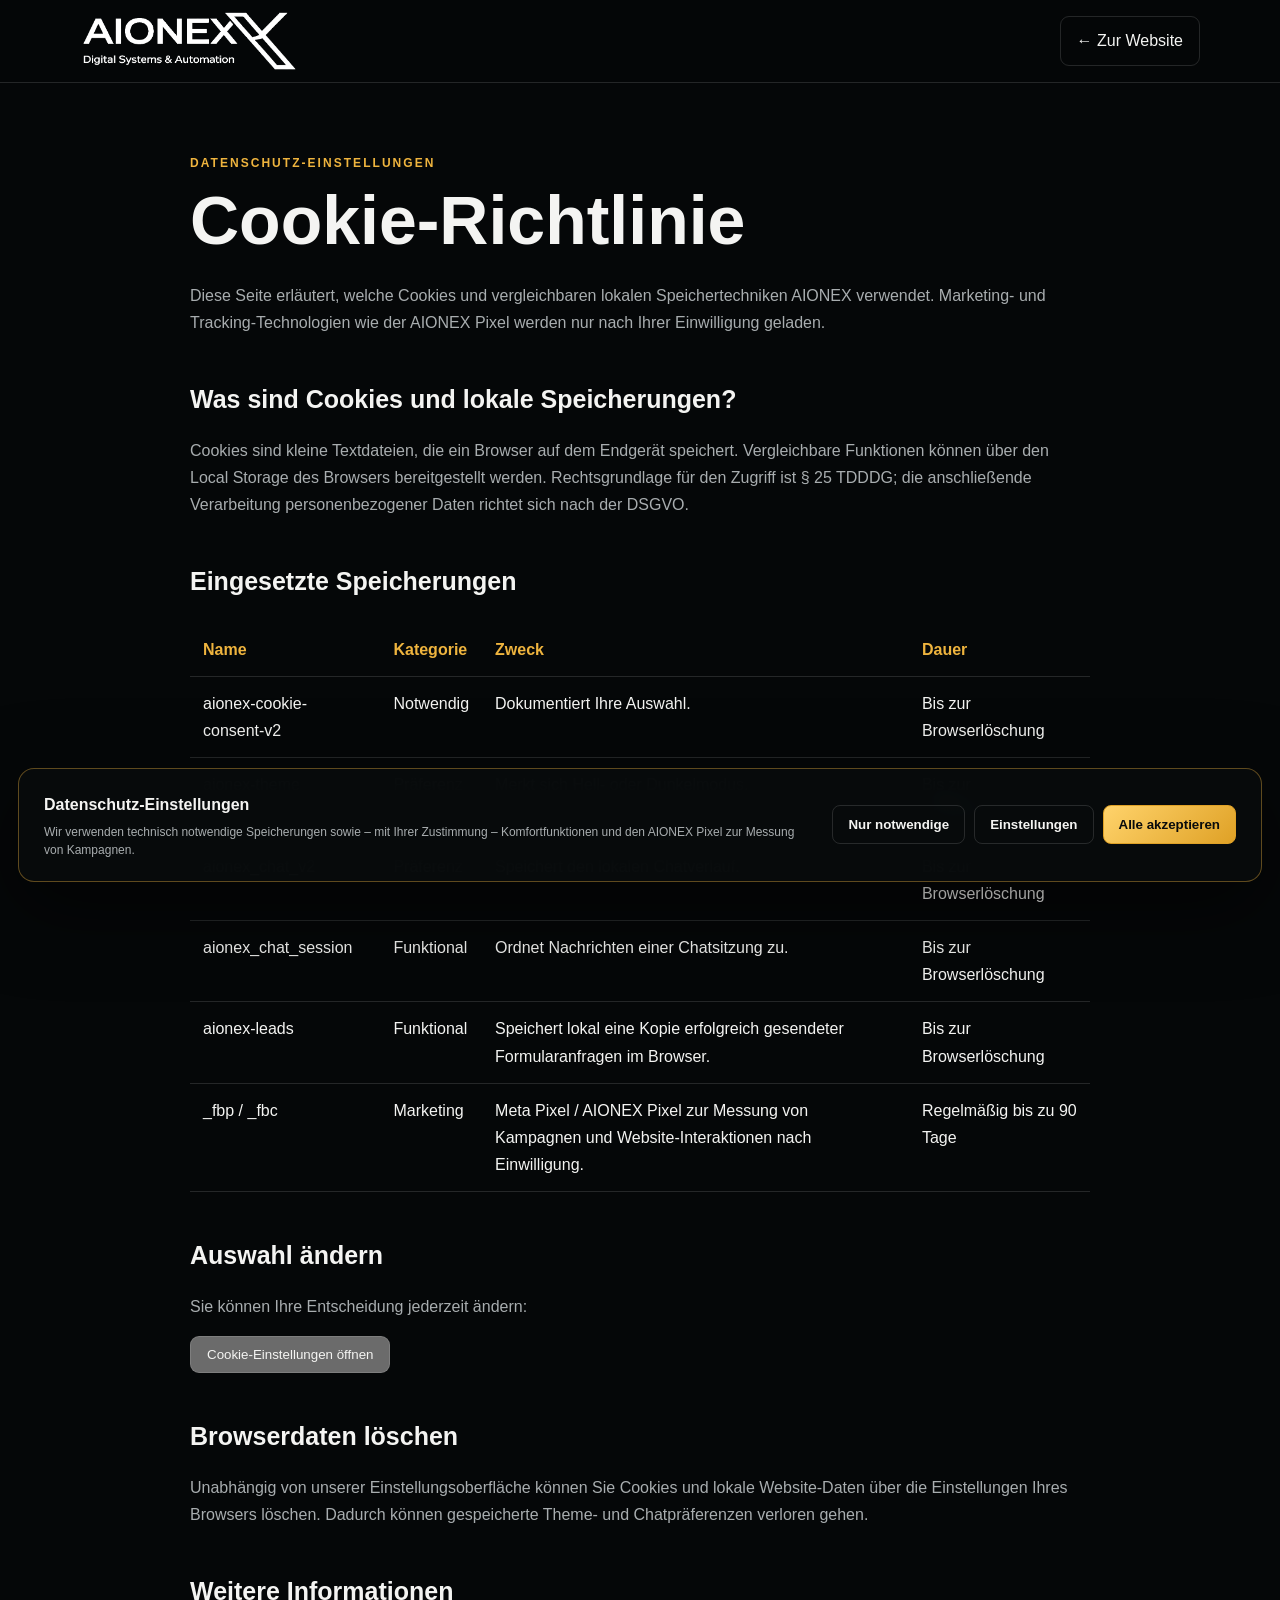
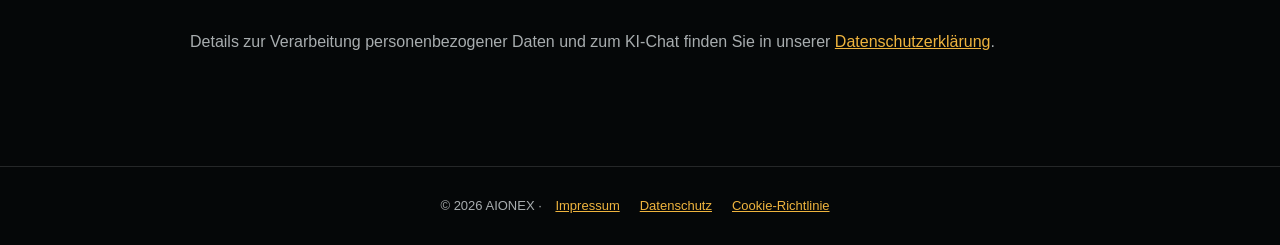
<file: ionos-deploy/cookies.html>
<!doctype html>
<html lang="de">
<head>
  <meta charset="UTF-8">
  <meta name="viewport" content="width=device-width,initial-scale=1">
  <meta name="description" content="Cookie-Richtlinie von AIONEX mit Informationen zu notwendigen Speicherungen, Präferenzen und AIONEX Pixel.">
  <link rel="canonical" href="https://aionex.studio/cookies.html">
  <link rel="icon" href="favicon.ico" sizes="any">
  <link rel="icon" type="image/png" sizes="48x48" href="assets/favicon-48.png">
  <link rel="icon" type="image/png" sizes="192x192" href="assets/favicon-192.png">
  <link rel="apple-touch-icon" sizes="180x180" href="assets/apple-touch-icon.png">
  <title>Cookie-Richtlinie | AIONEX</title>
  <script>document.documentElement.dataset.theme=localStorage.getItem('aionex-theme')||'dark';</script>
  <link rel="stylesheet" href="legal.css">
  <link rel="stylesheet" href="cookies.css">
</head>
<body>
  <header class="legal-header"><nav class="legal-nav"><a class="legal-logo" href="index.html"><img src="assets/aionex-logo.png" alt="AIONEX"></a><a class="legal-back" href="index.html">← Zur Website</a></nav></header>
  <main class="legal-main">
    <div class="legal-kicker">Datenschutz-Einstellungen</div><h1>Cookie-Richtlinie</h1>
    <p>Diese Seite erläutert, welche Cookies und vergleichbaren lokalen Speichertechniken AIONEX verwendet. Marketing- und Tracking-Technologien wie der AIONEX Pixel werden nur nach Ihrer Einwilligung geladen.</p>
    <h2>Was sind Cookies und lokale Speicherungen?</h2><p>Cookies sind kleine Textdateien, die ein Browser auf dem Endgerät speichert. Vergleichbare Funktionen können über den Local Storage des Browsers bereitgestellt werden. Rechtsgrundlage für den Zugriff ist § 25 TDDDG; die anschließende Verarbeitung personenbezogener Daten richtet sich nach der DSGVO.</p>
    <h2>Eingesetzte Speicherungen</h2>
    <table class="legal-table"><thead><tr><th>Name</th><th>Kategorie</th><th>Zweck</th><th>Dauer</th></tr></thead><tbody>
      <tr><td>aionex-cookie-consent-v2</td><td>Notwendig</td><td>Dokumentiert Ihre Auswahl.</td><td>Bis zur Browserlöschung</td></tr>
      <tr><td>aionex-theme</td><td>Präferenz</td><td>Merkt sich Hell- oder Dunkelmodus.</td><td>Bis zur Browserlöschung</td></tr>
      <tr><td>aionex_chat_v2</td><td>Präferenz</td><td>Speichert den lokalen Chatverlauf.</td><td>Bis zur Browserlöschung</td></tr>
      <tr><td>aionex_chat_session</td><td>Funktional</td><td>Ordnet Nachrichten einer Chatsitzung zu.</td><td>Bis zur Browserlöschung</td></tr>
      <tr><td>aionex-leads</td><td>Funktional</td><td>Speichert lokal eine Kopie erfolgreich gesendeter Formularanfragen im Browser.</td><td>Bis zur Browserlöschung</td></tr>
      <tr><td>_fbp / _fbc</td><td>Marketing</td><td>Meta Pixel / AIONEX Pixel zur Messung von Kampagnen und Website-Interaktionen nach Einwilligung.</td><td>Regelmäßig bis zu 90 Tage</td></tr>
    </tbody></table>
    <h2>Auswahl ändern</h2><p>Sie können Ihre Entscheidung jederzeit ändern:</p><button class="legal-back cookie-settings-trigger" type="button">Cookie-Einstellungen öffnen</button>
    <h2>Browserdaten löschen</h2><p>Unabhängig von unserer Einstellungsoberfläche können Sie Cookies und lokale Website-Daten über die Einstellungen Ihres Browsers löschen. Dadurch können gespeicherte Theme- und Chatpräferenzen verloren gehen.</p>
    <h2>Weitere Informationen</h2><p>Details zur Verarbeitung personenbezogener Daten und zum KI-Chat finden Sie in unserer <a href="datenschutz.html">Datenschutzerklärung</a>.</p>
  </main>
  <footer class="legal-footer">© 2026 AIONEX · <a href="impressum.html">Impressum</a><a href="datenschutz.html">Datenschutz</a><a href="cookies.html">Cookie-Richtlinie</a></footer>
  <script src="cookies.js?v=3"></script>
</body>
</html>
</file>
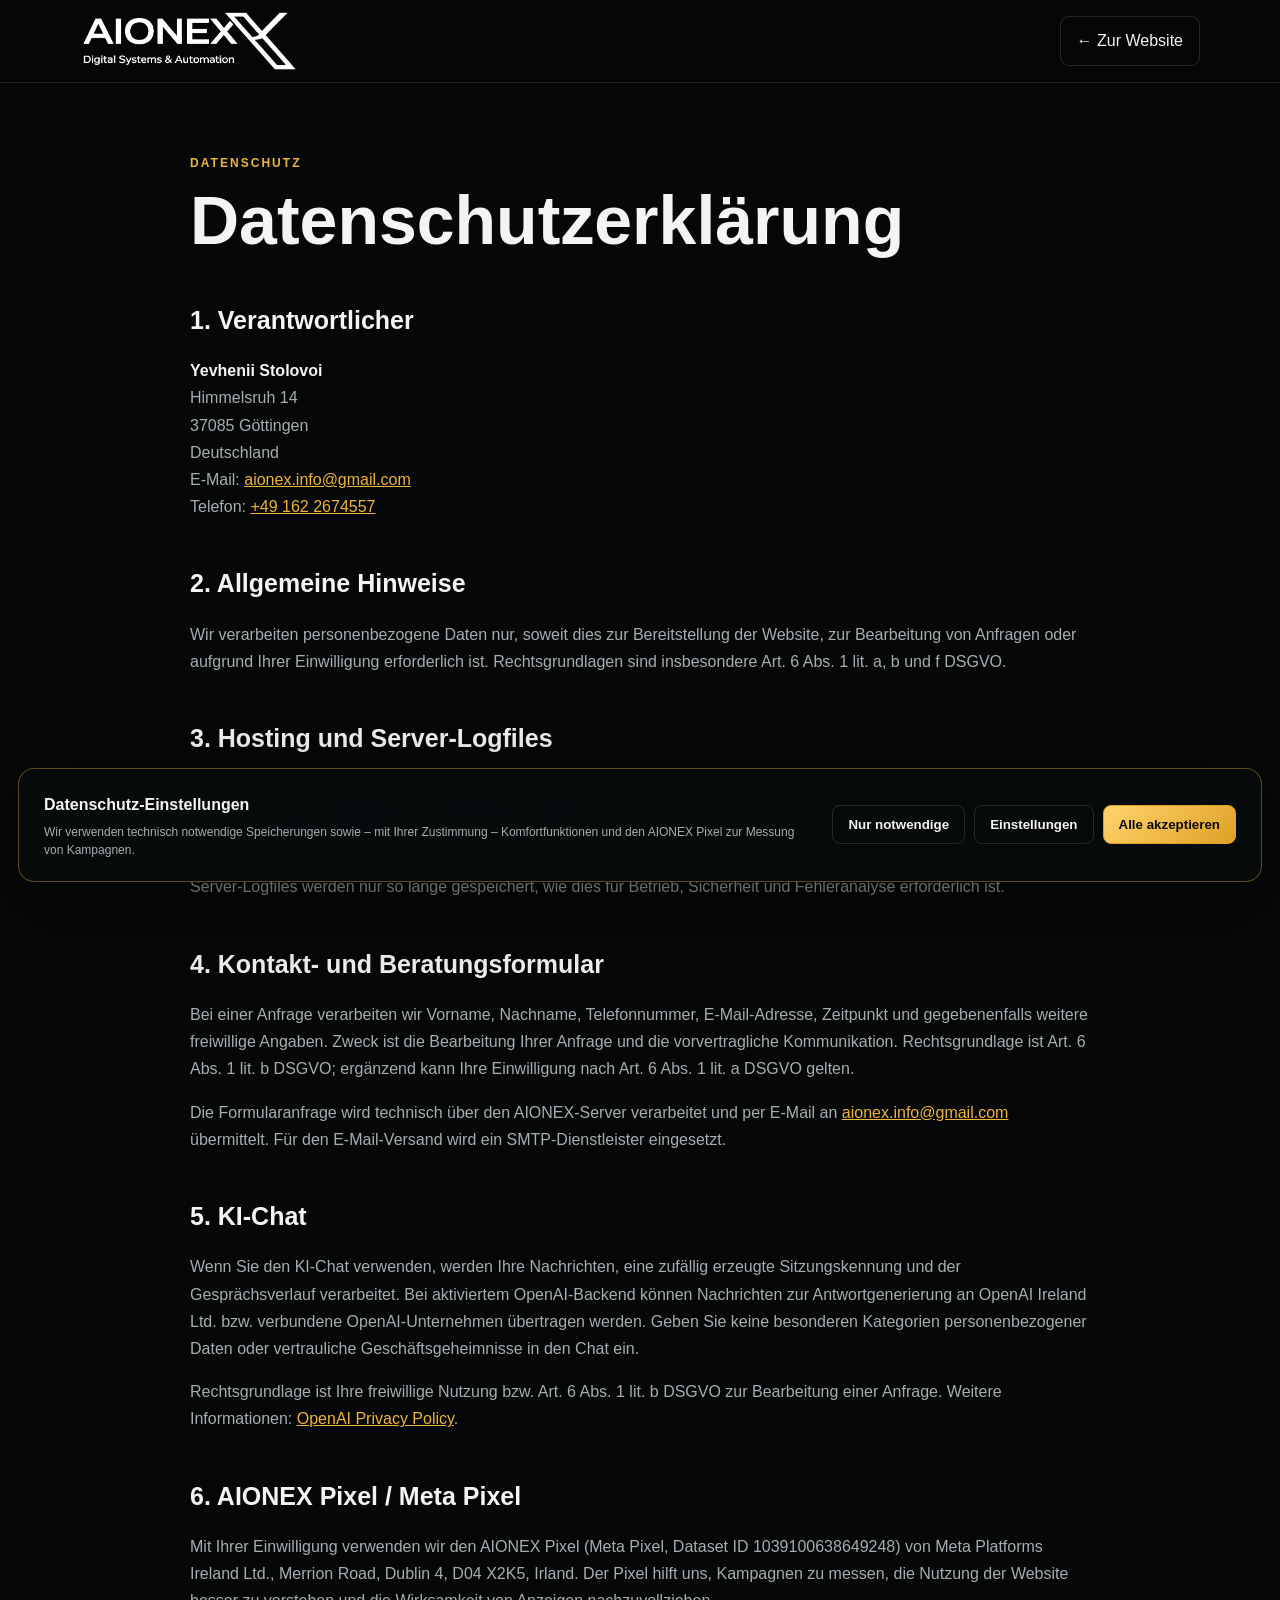
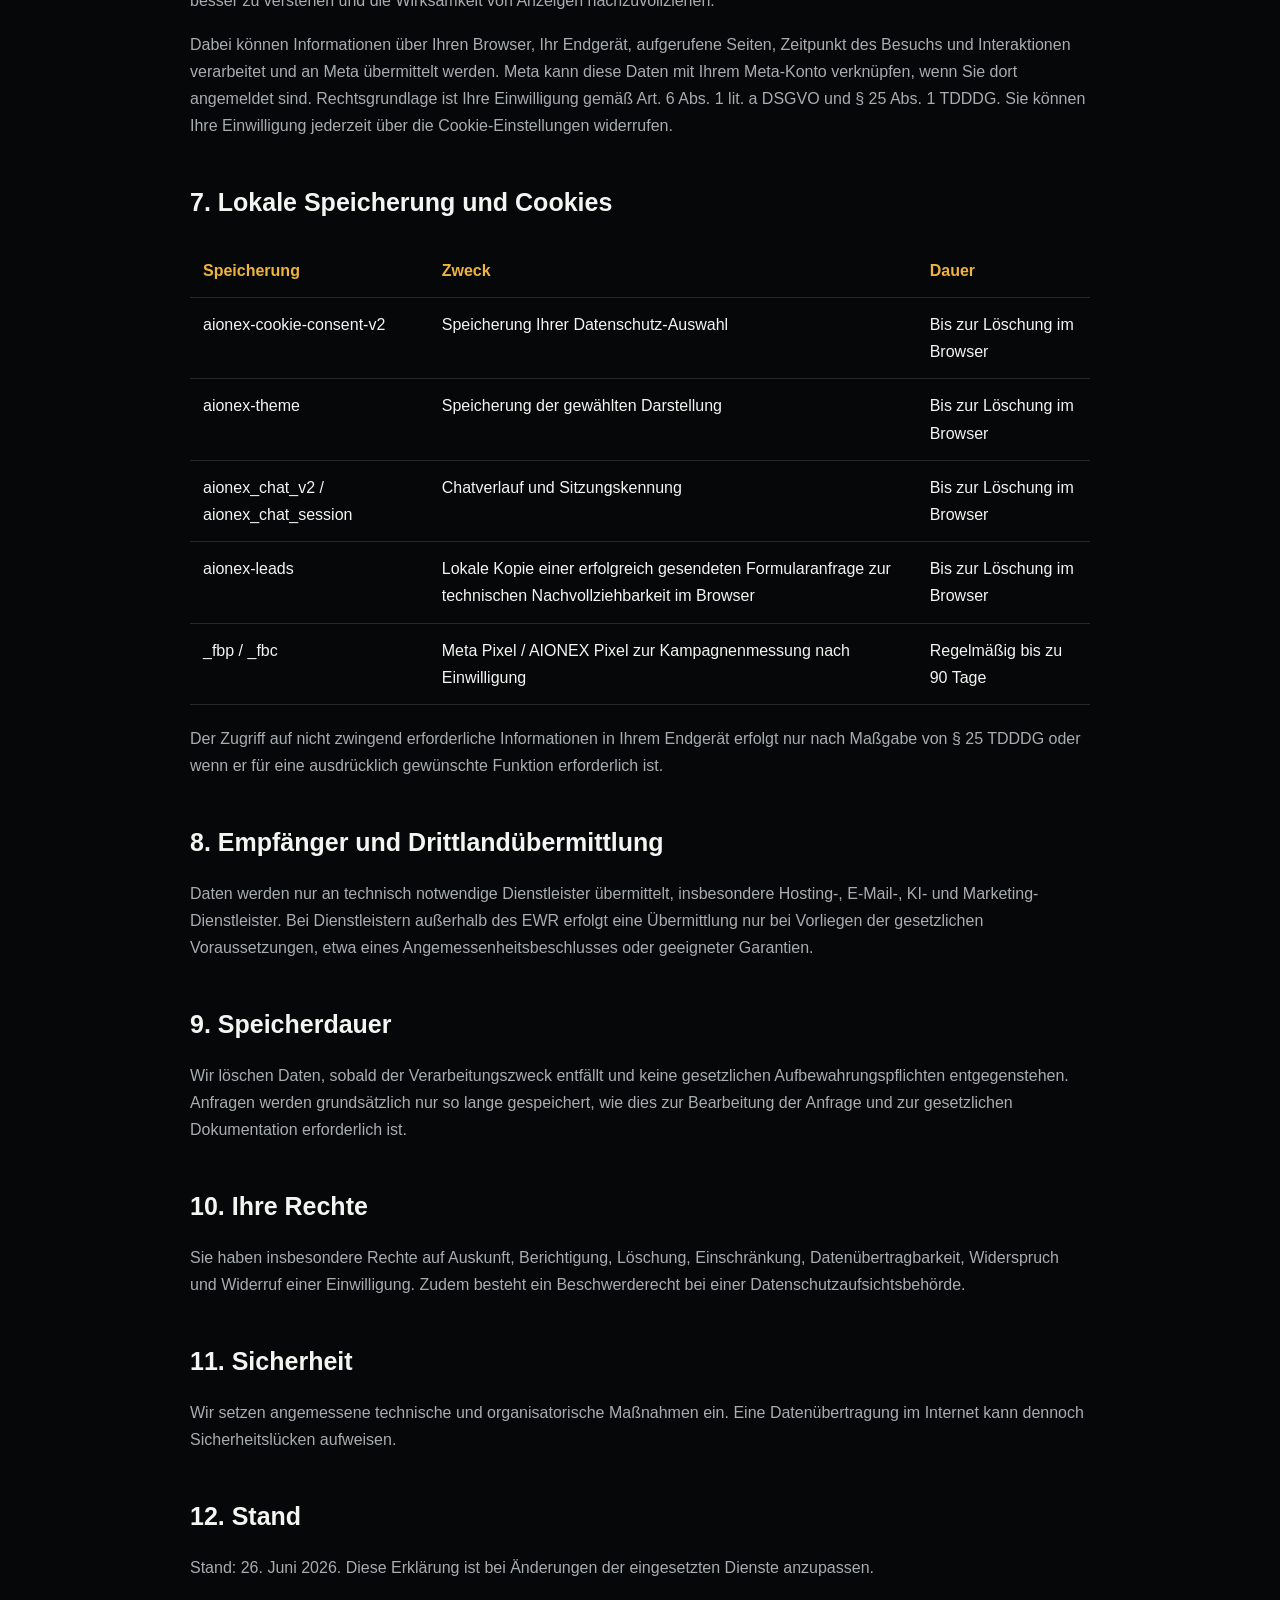
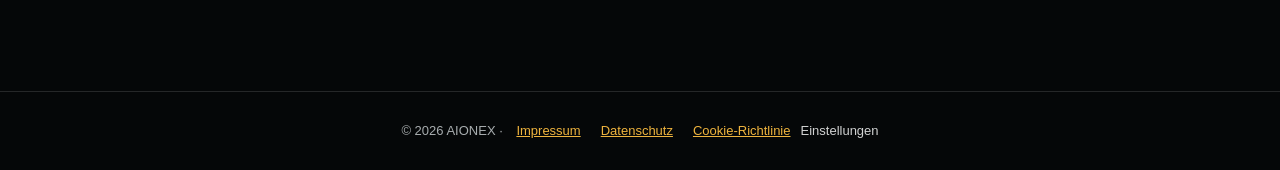
<file: ionos-deploy/datenschutz.html>
<!doctype html>
<html lang="de">
<head>
  <meta charset="UTF-8">
  <meta name="viewport" content="width=device-width,initial-scale=1">
  <meta name="description" content="Datenschutzerklärung von AIONEX zu Website, Kontaktformular, KI-Chat, Cookies und AIONEX Pixel.">
  <link rel="canonical" href="https://aionex.studio/datenschutz.html">
  <link rel="icon" href="favicon.ico" sizes="any">
  <link rel="icon" type="image/png" sizes="48x48" href="assets/favicon-48.png">
  <link rel="icon" type="image/png" sizes="192x192" href="assets/favicon-192.png">
  <link rel="apple-touch-icon" sizes="180x180" href="assets/apple-touch-icon.png">
  <title>Datenschutz | AIONEX</title>
  <script>document.documentElement.dataset.theme=localStorage.getItem('aionex-theme')||'dark';</script>
  <link rel="stylesheet" href="legal.css">
  <link rel="stylesheet" href="cookies.css">
</head>
<body>
  <header class="legal-header"><nav class="legal-nav"><a class="legal-logo" href="index.html"><img src="assets/aionex-logo.png" alt="AIONEX"></a><a class="legal-back" href="index.html">← Zur Website</a></nav></header>
  <main class="legal-main">
    <div class="legal-kicker">Datenschutz</div><h1>Datenschutzerklärung</h1>
    <h2>1. Verantwortlicher</h2><p><strong>Yevhenii Stolovoi</strong><br>Himmelsruh 14<br>37085 Göttingen<br>Deutschland<br>E-Mail: <a href="mailto:aionex.info@gmail.com">aionex.info@gmail.com</a><br>Telefon: <a href="tel:+491622674557">+49 162 2674557</a></p>
    <h2>2. Allgemeine Hinweise</h2><p>Wir verarbeiten personenbezogene Daten nur, soweit dies zur Bereitstellung der Website, zur Bearbeitung von Anfragen oder aufgrund Ihrer Einwilligung erforderlich ist. Rechtsgrundlagen sind insbesondere Art. 6 Abs. 1 lit. a, b und f DSGVO.</p>
    <h2>3. Hosting und Server-Logfiles</h2><p>Beim Aufruf der Website kann der eingesetzte Hostinganbieter technisch erforderliche Daten verarbeiten, darunter IP-Adresse, Datum und Uhrzeit, aufgerufene Datei, Referrer, Browser und Betriebssystem. Die Verarbeitung erfolgt zur sicheren und stabilen Bereitstellung nach Art. 6 Abs. 1 lit. f DSGVO.</p><p>Server-Logfiles werden nur so lange gespeichert, wie dies für Betrieb, Sicherheit und Fehleranalyse erforderlich ist.</p>
    <h2>4. Kontakt- und Beratungsformular</h2><p>Bei einer Anfrage verarbeiten wir Vorname, Nachname, Telefonnummer, E-Mail-Adresse, Zeitpunkt und gegebenenfalls weitere freiwillige Angaben. Zweck ist die Bearbeitung Ihrer Anfrage und die vorvertragliche Kommunikation. Rechtsgrundlage ist Art. 6 Abs. 1 lit. b DSGVO; ergänzend kann Ihre Einwilligung nach Art. 6 Abs. 1 lit. a DSGVO gelten.</p><p>Die Formularanfrage wird technisch über den AIONEX-Server verarbeitet und per E-Mail an <a href="mailto:aionex.info@gmail.com">aionex.info@gmail.com</a> übermittelt. Für den E-Mail-Versand wird ein SMTP-Dienstleister eingesetzt.</p>
    <h2>5. KI-Chat</h2><p>Wenn Sie den KI-Chat verwenden, werden Ihre Nachrichten, eine zufällig erzeugte Sitzungskennung und der Gesprächsverlauf verarbeitet. Bei aktiviertem OpenAI-Backend können Nachrichten zur Antwortgenerierung an OpenAI Ireland Ltd. bzw. verbundene OpenAI-Unternehmen übertragen werden. Geben Sie keine besonderen Kategorien personenbezogener Daten oder vertrauliche Geschäftsgeheimnisse in den Chat ein.</p><p>Rechtsgrundlage ist Ihre freiwillige Nutzung bzw. Art. 6 Abs. 1 lit. b DSGVO zur Bearbeitung einer Anfrage. Weitere Informationen: <a href="https://openai.com/policies/privacy-policy/" rel="noopener noreferrer">OpenAI Privacy Policy</a>.</p>
    <h2>6. AIONEX Pixel / Meta Pixel</h2><p>Mit Ihrer Einwilligung verwenden wir den AIONEX Pixel (Meta Pixel, Dataset ID 1039100638649248) von Meta Platforms Ireland Ltd., Merrion Road, Dublin 4, D04 X2K5, Irland. Der Pixel hilft uns, Kampagnen zu messen, die Nutzung der Website besser zu verstehen und die Wirksamkeit von Anzeigen nachzuvollziehen.</p><p>Dabei können Informationen über Ihren Browser, Ihr Endgerät, aufgerufene Seiten, Zeitpunkt des Besuchs und Interaktionen verarbeitet und an Meta übermittelt werden. Meta kann diese Daten mit Ihrem Meta-Konto verknüpfen, wenn Sie dort angemeldet sind. Rechtsgrundlage ist Ihre Einwilligung gemäß Art. 6 Abs. 1 lit. a DSGVO und § 25 Abs. 1 TDDDG. Sie können Ihre Einwilligung jederzeit über die Cookie-Einstellungen widerrufen.</p>
    <h2>7. Lokale Speicherung und Cookies</h2>
    <table class="legal-table"><thead><tr><th>Speicherung</th><th>Zweck</th><th>Dauer</th></tr></thead><tbody>
      <tr><td>aionex-cookie-consent-v2</td><td>Speicherung Ihrer Datenschutz-Auswahl</td><td>Bis zur Löschung im Browser</td></tr>
      <tr><td>aionex-theme</td><td>Speicherung der gewählten Darstellung</td><td>Bis zur Löschung im Browser</td></tr>
      <tr><td>aionex_chat_v2 / aionex_chat_session</td><td>Chatverlauf und Sitzungskennung</td><td>Bis zur Löschung im Browser</td></tr>
      <tr><td>aionex-leads</td><td>Lokale Kopie einer erfolgreich gesendeten Formularanfrage zur technischen Nachvollziehbarkeit im Browser</td><td>Bis zur Löschung im Browser</td></tr>
      <tr><td>_fbp / _fbc</td><td>Meta Pixel / AIONEX Pixel zur Kampagnenmessung nach Einwilligung</td><td>Regelmäßig bis zu 90 Tage</td></tr>
    </tbody></table>
    <p>Der Zugriff auf nicht zwingend erforderliche Informationen in Ihrem Endgerät erfolgt nur nach Maßgabe von § 25 TDDDG oder wenn er für eine ausdrücklich gewünschte Funktion erforderlich ist.</p>
    <h2>8. Empfänger und Drittlandübermittlung</h2><p>Daten werden nur an technisch notwendige Dienstleister übermittelt, insbesondere Hosting-, E-Mail-, KI- und Marketing-Dienstleister. Bei Dienstleistern außerhalb des EWR erfolgt eine Übermittlung nur bei Vorliegen der gesetzlichen Voraussetzungen, etwa eines Angemessenheitsbeschlusses oder geeigneter Garantien.</p>
    <h2>9. Speicherdauer</h2><p>Wir löschen Daten, sobald der Verarbeitungszweck entfällt und keine gesetzlichen Aufbewahrungspflichten entgegenstehen. Anfragen werden grundsätzlich nur so lange gespeichert, wie dies zur Bearbeitung der Anfrage und zur gesetzlichen Dokumentation erforderlich ist.</p>
    <h2>10. Ihre Rechte</h2><p>Sie haben insbesondere Rechte auf Auskunft, Berichtigung, Löschung, Einschränkung, Datenübertragbarkeit, Widerspruch und Widerruf einer Einwilligung. Zudem besteht ein Beschwerderecht bei einer Datenschutzaufsichtsbehörde.</p>
    <h2>11. Sicherheit</h2><p>Wir setzen angemessene technische und organisatorische Maßnahmen ein. Eine Datenübertragung im Internet kann dennoch Sicherheitslücken aufweisen.</p>
    <h2>12. Stand</h2><p>Stand: 26. Juni 2026. Diese Erklärung ist bei Änderungen der eingesetzten Dienste anzupassen.</p>
  </main>
  <footer class="legal-footer">© 2026 AIONEX · <a href="impressum.html">Impressum</a><a href="datenschutz.html">Datenschutz</a><a href="cookies.html">Cookie-Richtlinie</a><button class="footer-cookie-link cookie-settings-trigger">Einstellungen</button></footer>
  <script src="cookies.js?v=3"></script>
</body>
</html>
</file>
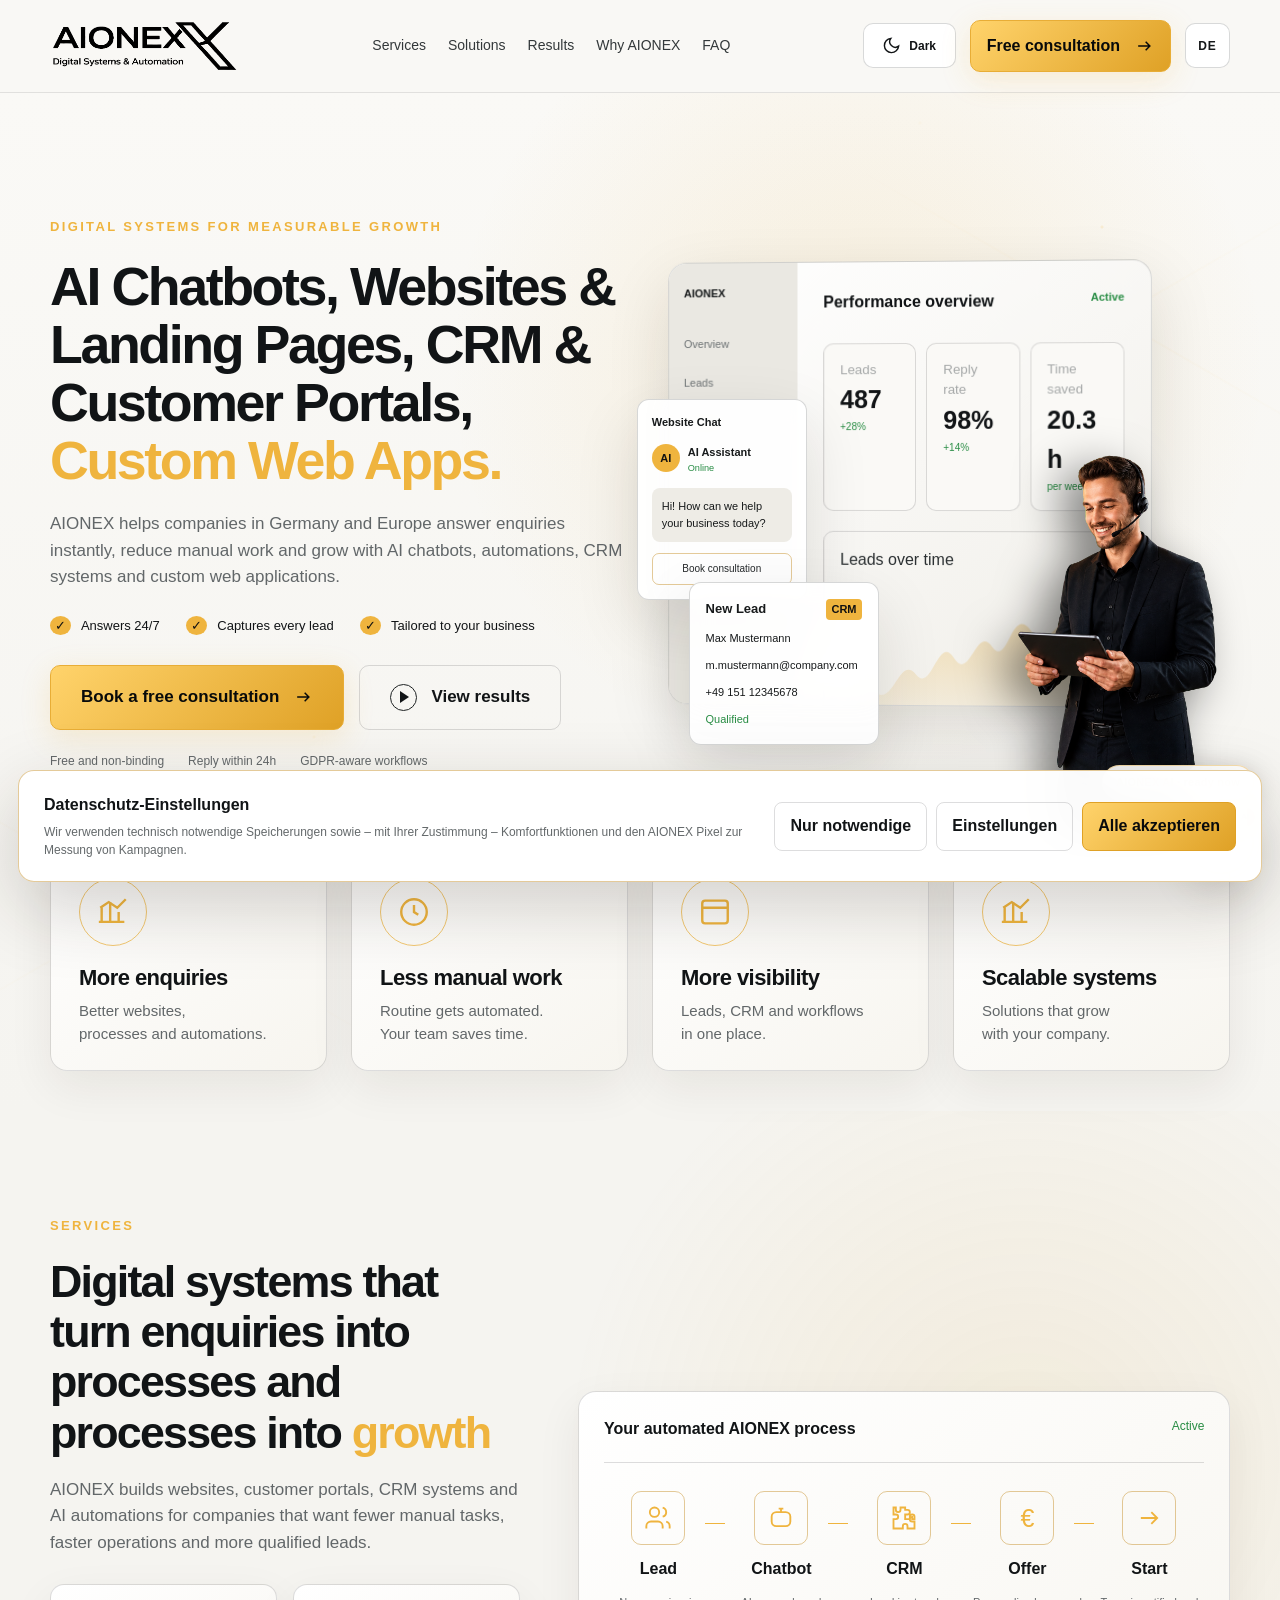
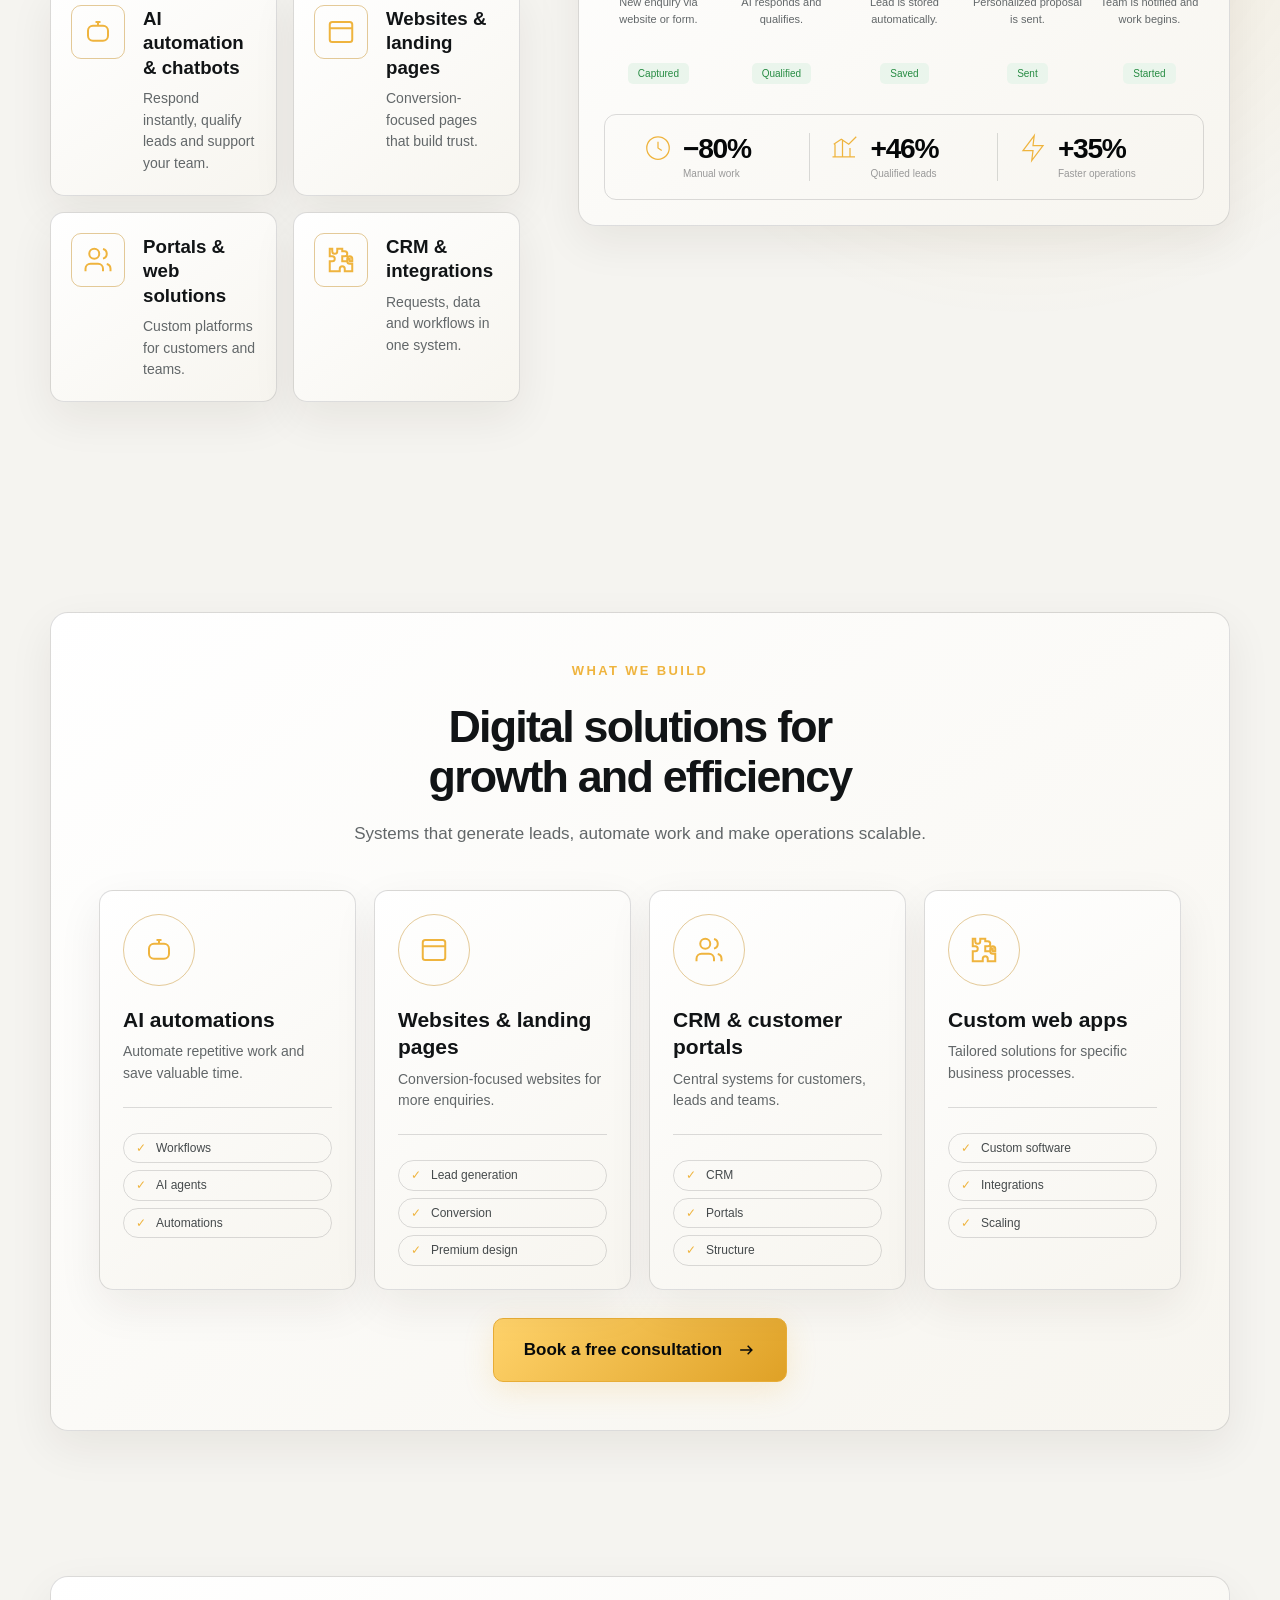
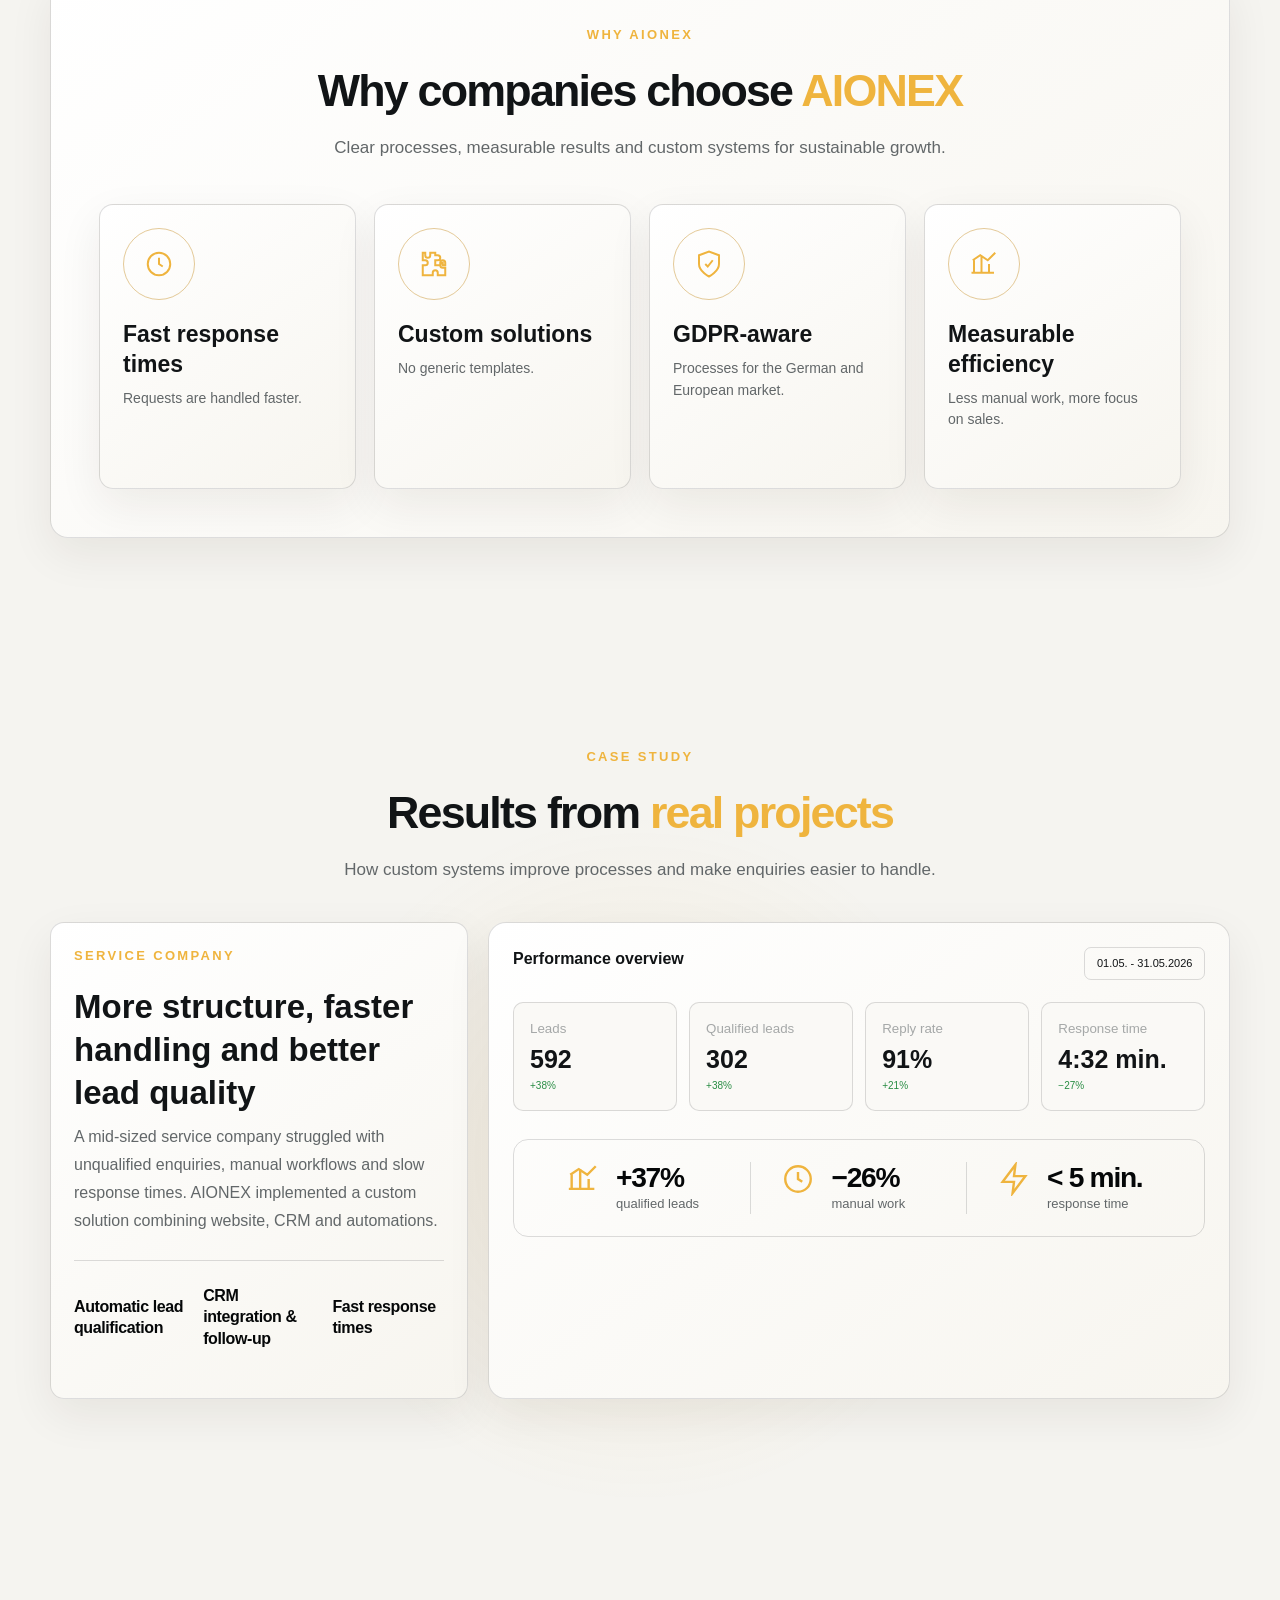
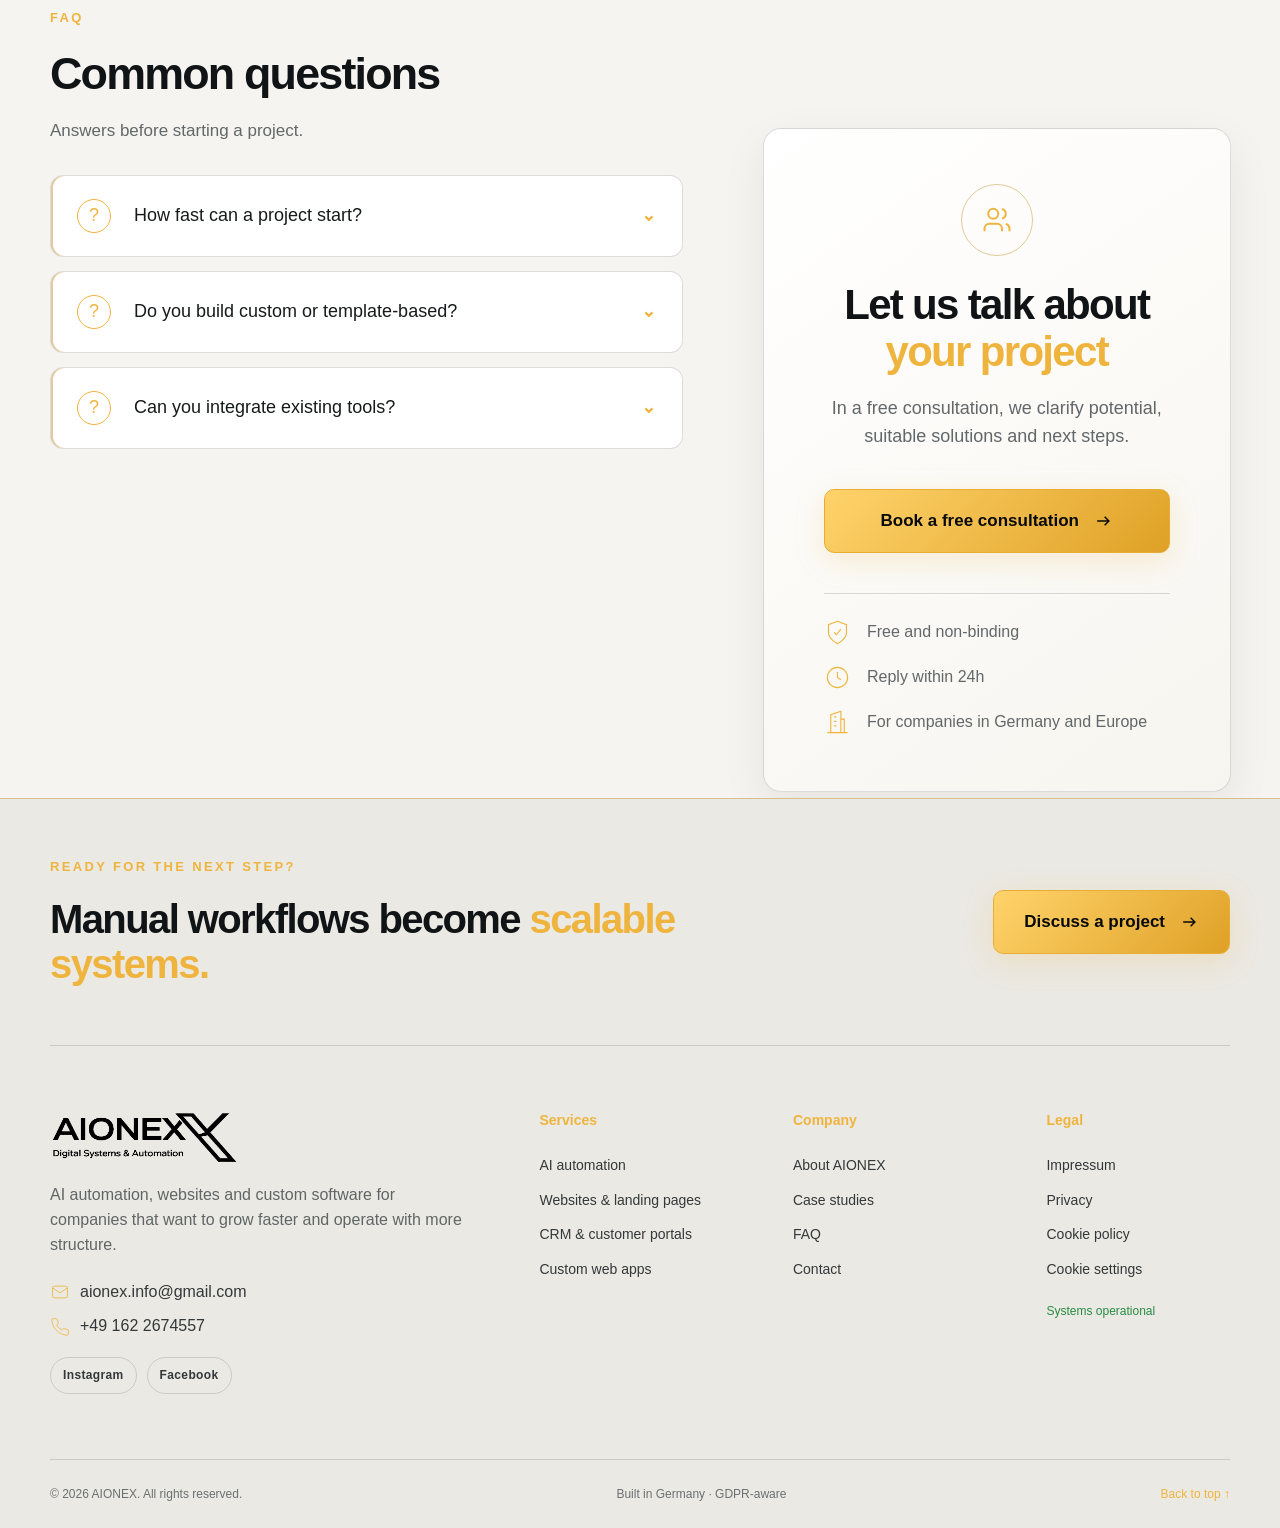
<file: ionos-deploy/en.html>
<!doctype html>
<html lang="en">
<head>
  <meta charset="UTF-8">
  <meta name="viewport" content="width=device-width, initial-scale=1.0">
  <meta name="description" content="AIONEX builds AI automations, AI chatbots, conversion-focused websites, CRM systems and custom web apps for companies in Germany and Europe.">
  <link rel="canonical" href="https://aionex.studio/en.html">
  <link rel="alternate" hreflang="de" href="https://aionex.studio/">
  <link rel="alternate" hreflang="en" href="https://aionex.studio/en.html">
  <link rel="alternate" hreflang="x-default" href="https://aionex.studio/">
  <link rel="icon" href="favicon.ico" sizes="any">
  <link rel="icon" type="image/png" sizes="48x48" href="assets/favicon-48.png">
  <link rel="icon" type="image/png" sizes="192x192" href="assets/favicon-192.png">
  <link rel="apple-touch-icon" sizes="180x180" href="assets/apple-touch-icon.png">
  <meta property="og:type" content="website">
  <meta property="og:locale" content="en_US">
  <meta property="og:site_name" content="AIONEX">
  <meta property="og:title" content="AIONEX — AI Automation, Chatbots & Custom Software">
  <meta property="og:description" content="AI automations, AI chatbots, websites, CRM systems and custom web apps for companies in Germany and Europe.">
  <meta property="og:url" content="https://aionex.studio/en.html">
  <meta property="og:image" content="https://aionex.studio/assets/aionex-social-preview.png">
  <meta name="twitter:card" content="summary_large_image">
  <meta name="twitter:title" content="AIONEX — AI Automation, Chatbots & Custom Software">
  <meta name="twitter:description" content="AI automations, AI chatbots, websites, CRM systems and custom web apps for companies in Germany and Europe.">
  <meta name="twitter:image" content="https://aionex.studio/assets/aionex-social-preview.png">
  <title>AIONEX — AI Automation, Chatbots & Custom Software</title>
  <script>
    document.documentElement.dataset.theme =
      localStorage.getItem('aionex-theme') ||
      (matchMedia('(prefers-color-scheme: light)').matches ? 'light' : 'dark');
  </script>
  <link rel="stylesheet" href="styles.css?v=24">
  <link rel="stylesheet" href="cookies.css">
  <script type="application/ld+json">
    {
      "@context": "https://schema.org",
      "@type": "ProfessionalService",
      "name": "AIONEX",
      "url": "https://aionex.studio/en.html",
      "logo": {
        "@type": "ImageObject",
        "url": "https://aionex.studio/assets/aionex-logo.png",
        "width": 743,
        "height": 214
      },
      "description": "AIONEX builds AI automations, AI chatbots, conversion-focused websites, CRM systems and custom web apps for companies in Germany and Europe.",
      "email": "aionex.info@gmail.com",
      "telephone": "+491622674557",
      "address": {
        "@type": "PostalAddress",
        "streetAddress": "Himmelsruh 14",
        "postalCode": "37085",
        "addressLocality": "Göttingen",
        "addressCountry": "DE"
      },
      "areaServed": ["Germany", "Europe"],
      "serviceType": ["AI automation", "AI chatbots", "Websites", "Landing pages", "CRM systems", "Customer portals", "Custom web applications"]
    }
  </script>
</head>
<body>
  <svg class="svg-sprite" aria-hidden="true">
    <symbol id="i-arrow" viewBox="0 0 24 24"><path d="M5 12h14m-5-5 5 5-5 5"/></symbol>
    <symbol id="i-bot" viewBox="0 0 24 24"><rect x="4" y="7" width="16" height="12" rx="4"/><path d="M9 12h.01M15 12h.01M12 7V4m-2 0h4"/></symbol>
    <symbol id="i-window" viewBox="0 0 24 24"><rect x="3" y="4" width="18" height="16" rx="2"/><path d="M3 9h18M7 6.5h.01M10 6.5h.01"/></symbol>
    <symbol id="i-users" viewBox="0 0 24 24"><path d="M16 21v-2a4 4 0 0 0-4-4H6a4 4 0 0 0-4 4v2M9 11a4 4 0 1 0 0-8 4 4 0 0 0 0 8Zm13 10v-2a4 4 0 0 0-3-3.87M16 3.13a4 4 0 0 1 0 7.75"/></symbol>
    <symbol id="i-puzzle" viewBox="0 0 24 24"><path d="M19 13h2v-2a2 2 0 1 0-4 0v2h-4v-4h2a2 2 0 1 0 0-4h-2V3H9v2a2 2 0 1 1-4 0V3H3v6h2a2 2 0 1 1 0 4H3v8h8v-2a2 2 0 1 1 4 0v2h6v-6h-2a2 2 0 1 1 0-4Z"/></symbol>
    <symbol id="i-clock" viewBox="0 0 24 24"><circle cx="12" cy="12" r="9"/><path d="M12 7v5l3 2"/></symbol>
    <symbol id="i-chart" viewBox="0 0 24 24"><path d="M4 19V9m6 10V5m6 14v-7m4 7H2M3 9l6-4 6 4 6-6"/></symbol>
    <symbol id="i-shield" viewBox="0 0 24 24"><path d="M12 22s8-4 8-10V5l-8-3-8 3v7c0 6 8 10 8 10Z"/><path d="m9 12 2 2 4-5"/></symbol>
    <symbol id="i-bolt" viewBox="0 0 24 24"><path d="m13 2-9 12h8l-1 8 9-12h-8l1-8Z"/></symbol>
    <symbol id="i-building" viewBox="0 0 24 24"><path d="M3 21h18M6 21V5l9-3v19m3 0V9h-3M9 7h2m-2 4h2m-2 4h2"/></symbol>
    <symbol id="i-mail" viewBox="0 0 24 24"><rect x="3" y="5" width="18" height="14" rx="2"/><path d="m3 7 9 6 9-6"/></symbol>
    <symbol id="i-phone" viewBox="0 0 24 24"><path d="M22 16.92v3a2 2 0 0 1-2.18 2 19.79 19.79 0 0 1-8.63-3.07 19.5 19.5 0 0 1-6-6A19.79 19.79 0 0 1 2.12 4.18 2 2 0 0 1 4.11 2h3a2 2 0 0 1 2 1.72c.12.9.33 1.78.62 2.63a2 2 0 0 1-.45 2.11L8 9.73a16 16 0 0 0 6 6l1.27-1.27a2 2 0 0 1 2.11-.45c.85.29 1.73.5 2.63.62A2 2 0 0 1 22 16.92Z"/></symbol>
    <symbol id="i-sun" viewBox="0 0 24 24"><circle cx="12" cy="12" r="4"/><path d="M12 2v2m0 16v2M4.93 4.93l1.42 1.42m11.3 11.3 1.42 1.42M2 12h2m16 0h2M4.93 19.07l1.42-1.42m11.3-11.3 1.42-1.42"/></symbol>
    <symbol id="i-moon" viewBox="0 0 24 24"><path d="M21 12.8A9 9 0 1 1 11.2 3 7 7 0 0 0 21 12.8Z"/></symbol>
  </svg>

  <header class="site-header">
    <div class="container nav-wrap">
      <a class="logo logo-image" href="en.html" aria-label="AIONEX homepage"><img src="assets/aionex-logo.png" alt="AIONEX — Digital Systems & Automation"></a>
      <nav class="desktop-nav" aria-label="Main navigation">
        <a href="#solutions">Services</a><a href="#services">Solutions</a><a href="#case-study">Results</a><a href="#why">Why AIONEX</a><a href="#faq">FAQ</a>
      </nav>
      <div class="nav-actions">
        <button class="theme-toggle" type="button" aria-label="Switch color theme" aria-pressed="false"><svg class="theme-icon theme-icon-sun"><use href="#i-sun"/></svg><svg class="theme-icon theme-icon-moon"><use href="#i-moon"/></svg><span class="theme-label">Light</span></button>
        <a class="btn btn-gold desktop-only consultation-trigger" href="#contact">Free consultation <svg><use href="#i-arrow"/></svg></a>
        <a class="language-switch" href="index.html" hreflang="de" aria-label="Zur deutschen Version wechseln">DE</a>
        <button class="menu-toggle" aria-label="Open menu" aria-expanded="false"><span></span><span></span></button>
      </div>
    </div>
    <div class="mobile-menu-backdrop" aria-hidden="true"></div>
    <div class="mobile-menu" aria-label="Mobile Navigation">
      <div class="mobile-menu-head"><span>Navigation</span><b>AIONEX</b></div>
      <a href="#solutions">Services</a><a href="#services">Solutions</a><a href="#case-study">Results</a><a href="#why">Why AIONEX</a><a href="#faq">FAQ</a><a href="index.html" hreflang="de">Deutsche Version</a>
      <a class="btn btn-gold consultation-trigger" href="#contact">Free consultation</a>
    </div>
  </header>

  <main id="top">
    <section class="hero section-grid">
      <div class="network network-left"></div><div class="network network-right"></div>
      <div class="container hero-grid">
        <div class="hero-copy reveal-slide-left">
          <div class="eyebrow">Digital systems for measurable growth</div>
          <h1>AI Chatbots, Websites & Landing Pages, CRM & Customer Portals, <span>Custom Web Apps.</span></h1>
          <p class="lead">AIONEX helps companies in Germany and Europe answer enquiries instantly, reduce manual work and grow with AI chatbots, automations, CRM systems and custom web applications.</p>
          <div class="mini-benefits"><span><i>✓</i> Answers 24/7</span><span><i>✓</i> Captures every lead</span><span><i>✓</i> Tailored to your business</span></div>
          <div class="hero-actions"><a class="btn btn-gold btn-large consultation-trigger" href="#contact">Book a free consultation <svg><use href="#i-arrow"/></svg></a><a class="btn btn-ghost btn-large" href="#case-study"><span class="play" aria-hidden="true"></span> View results</a></div>
          <div class="trust-line"><span>Free and non-binding</span><span>Reply within 24h</span><span>GDPR-aware workflows</span></div>
        </div>
        <div class="hero-visual reveal-slide-right">
          <div class="dashboard tilt-hover">
            <div class="dash-side"><b>AIONEX</b><span>Overview</span><span>Leads</span><span>Requests</span><span>Systems</span></div>
            <div class="dash-main"><div class="dash-title">Performance overview <em>Active</em></div><div class="dash-stats"><div><small>Leads</small><strong><span class="stat-count" data-target="487">0</span></strong><i>+28%</i></div><div><small>Reply rate</small><strong><span class="stat-count" data-target="98">0</span>%</strong><i>+14%</i></div><div><small>Time saved</small><strong><span class="stat-count" data-target="20.3" data-decimals="1">0</span> h</strong><i>per week</i></div></div><div class="chart"><span>Leads over time</span><svg viewBox="0 0 420 120" preserveAspectRatio="none"><defs><linearGradient id="chartFill" x1="0" y1="0" x2="0" y2="1"><stop offset="0" stop-color="#e6a92f" stop-opacity=".35"/><stop offset="1" stop-color="#e6a92f" stop-opacity="0"/></linearGradient></defs><path class="area" d="M0 100 C25 96 35 75 60 82 S95 52 120 67 S155 35 180 54 S215 28 240 45 S270 13 300 32 S345 17 375 22 S405 8 420 10 L420 120 L0 120Z"/><path class="chart-line animate-draw" d="M0 100 C25 96 35 75 60 82 S95 52 120 67 S155 35 180 54 S215 28 240 45 S270 13 300 32 S345 17 375 22 S405 8 420 10"/></svg></div></div>
          </div>
          <div class="chat-card floating-card tilt-hover"><b>Website Chat</b><div class="bot-row"><span>AI</span><p><strong>AI Assistant</strong><small>Online</small></p></div><p class="bubble">Hi! How can we help your business today?</p><button class="consultation-trigger" type="button">Book consultation</button></div>
          <div class="lead-card floating-card tilt-hover"><b>New Lead <em>CRM</em></b><span>Max Mustermann</span><span>m.mustermann@company.com</span><span>+49 151 12345678</span><i>Qualified</i></div>
          <img class="consultant" src="assets/consultant.png" width="704" height="1024" fetchpriority="high" alt="AIONEX consultant with headset and tablet">
        </div>
      </div>
      <div class="container hero-benefits reveal-stagger">
        <article class="outcome-card reveal-slide-up premium-tilt-card"><div class="outcome-icon"><svg><use href="#i-chart"/></svg></div><h3>More enquiries</h3><p>Better websites,<br>processes and automations.</p></article>
        <article class="outcome-card reveal-slide-up premium-tilt-card"><div class="outcome-icon"><svg><use href="#i-clock"/></svg></div><h3>Less manual work</h3><p>Routine gets automated.<br>Your team saves time.</p></article>
        <article class="outcome-card reveal-slide-up premium-tilt-card"><div class="outcome-icon"><svg><use href="#i-window"/></svg></div><h3>More visibility</h3><p>Leads, CRM and workflows<br>in one place.</p></article>
        <article class="outcome-card reveal-slide-up premium-tilt-card"><div class="outcome-icon"><svg><use href="#i-chart"/></svg></div><h3>Scalable systems</h3><p>Solutions that grow<br>with your company.</p></article>
      </div>
    </section>

    <section class="section solutions" id="solutions">
      <div class="container solutions-grid">
        <div class="reveal-slide-left"><div class="section-kicker">Services</div><h2>Digital systems that turn enquiries into processes and processes into <span>growth</span></h2><p class="section-text">AIONEX builds websites, customer portals, CRM systems and AI automations for companies that want fewer manual tasks, faster operations and more qualified leads.</p><div class="solution-cards reveal-stagger"><article class="mini-card reveal-slide-up premium-tilt-card"><div class="icon"><svg><use href="#i-bot"/></svg></div><div><h3>AI automation & chatbots</h3><p>Respond instantly, qualify leads and support your team.</p></div></article><article class="mini-card reveal-slide-up premium-tilt-card"><div class="icon"><svg><use href="#i-window"/></svg></div><div><h3>Websites & landing pages</h3><p>Conversion-focused pages that build trust.</p></div></article><article class="mini-card reveal-slide-up premium-tilt-card"><div class="icon"><svg><use href="#i-users"/></svg></div><div><h3>Portals & web solutions</h3><p>Custom platforms for customers and teams.</p></div></article><article class="mini-card reveal-slide-up premium-tilt-card"><div class="icon"><svg><use href="#i-puzzle"/></svg></div><div><h3>CRM & integrations</h3><p>Requests, data and workflows in one system.</p></div></article></div></div>
        <div class="process-panel reveal-slide-right tilt-hover"><div class="panel-head"><b>Your automated AIONEX process</b><span>Active</span></div><div class="process-flow reveal-stagger"><div class="process-step reveal-scale"><div class="icon"><svg><use href="#i-users"/></svg></div><b>Lead</b><p>New enquiry via website or form.</p><i>Captured</i></div><div class="process-step reveal-scale"><div class="icon"><svg><use href="#i-bot"/></svg></div><b>Chatbot</b><p>AI responds and qualifies.</p><i>Qualified</i></div><div class="process-step reveal-scale"><div class="icon"><svg><use href="#i-puzzle"/></svg></div><b>CRM</b><p>Lead is stored automatically.</p><i>Saved</i></div><div class="process-step reveal-scale"><div class="icon">€</div><b>Offer</b><p>Personalized proposal is sent.</p><i>Sent</i></div><div class="process-step reveal-scale"><div class="icon"><svg><use href="#i-arrow"/></svg></div><b>Start</b><p>Team is notified and work begins.</p><i>Started</i></div></div><div class="process-metrics"><div><svg><use href="#i-clock"/></svg><b>−<span class="stat-count" data-target="80">0</span>%</b><span>Manual work</span></div><div><svg><use href="#i-chart"/></svg><b>+<span class="stat-count" data-target="46">0</span>%</b><span>Qualified leads</span></div><div><svg><use href="#i-bolt"/></svg><b>+<span class="stat-count" data-target="35">0</span>%</b><span>Faster operations</span></div></div></div>
      </div>
    </section>

    <section class="section services" id="services"><div class="container framed reveal-scale"><div class="section-heading centered"><div class="section-kicker">What we build</div><h2>Digital solutions for<br>growth and efficiency</h2><p class="section-text">Systems that generate leads, automate work and make operations scalable.</p></div><div class="service-grid reveal-stagger"><article class="feature-card reveal-slide-up premium-tilt-card"><div class="icon round"><svg><use href="#i-bot"/></svg></div><h3>AI automations</h3><p>Automate repetitive work and save valuable time.</p><ul><li>Workflows</li><li>AI agents</li><li>Automations</li></ul></article><article class="feature-card reveal-slide-up premium-tilt-card"><div class="icon round"><svg><use href="#i-window"/></svg></div><h3>Websites & landing pages</h3><p>Conversion-focused websites for more enquiries.</p><ul><li>Lead generation</li><li>Conversion</li><li>Premium design</li></ul></article><article class="feature-card reveal-slide-up premium-tilt-card"><div class="icon round"><svg><use href="#i-users"/></svg></div><h3>CRM & customer portals</h3><p>Central systems for customers, leads and teams.</p><ul><li>CRM</li><li>Portals</li><li>Structure</li></ul></article><article class="feature-card reveal-slide-up premium-tilt-card"><div class="icon round"><svg><use href="#i-puzzle"/></svg></div><h3>Custom web apps</h3><p>Tailored solutions for specific business processes.</p><ul><li>Custom software</li><li>Integrations</li><li>Scaling</li></ul></article></div><div class="center-cta"><a href="#contact" class="btn btn-gold btn-large consultation-trigger">Book a free consultation <svg><use href="#i-arrow"/></svg></a></div></div></section>

    <section class="section why" id="why"><div class="container framed reveal-scale"><div class="section-heading centered"><div class="section-kicker">Why AIONEX</div><h2>Why companies choose <span>AIONEX</span></h2><p class="section-text">Clear processes, measurable results and custom systems for sustainable growth.</p></div><div class="why-grid reveal-stagger"><article class="feature-card reveal-slide-up premium-tilt-card"><div class="icon round"><svg><use href="#i-clock"/></svg></div><h3>Fast response times</h3><p>Requests are handled faster.</p></article><article class="feature-card reveal-slide-up premium-tilt-card"><div class="icon round"><svg><use href="#i-puzzle"/></svg></div><h3>Custom solutions</h3><p>No generic templates.</p></article><article class="feature-card reveal-slide-up premium-tilt-card"><div class="icon round"><svg><use href="#i-shield"/></svg></div><h3>GDPR-aware</h3><p>Processes for the German and European market.</p></article><article class="feature-card reveal-slide-up premium-tilt-card"><div class="icon round"><svg><use href="#i-chart"/></svg></div><h3>Measurable efficiency</h3><p>Less manual work, more focus on sales.</p></article></div></div></section>

    <section class="section case-study" id="case-study"><div class="container"><div class="section-heading centered reveal-slide-up"><div class="section-kicker">Case Study</div><h2>Results from <span>real projects</span></h2><p class="section-text">How custom systems improve processes and make enquiries easier to handle.</p></div><div class="case-grid"><article class="case-copy feature-card reveal-slide-left tilt-hover"><div class="section-kicker">Service company</div><h3>More structure, faster handling and better lead quality</h3><p>A mid-sized service company struggled with unqualified enquiries, manual workflows and slow response times. AIONEX implemented a custom solution combining website, CRM and automations.</p><div class="case-points"><span>Automatic lead qualification</span><span>CRM integration & follow-up</span><span>Fast response times</span></div></article><div class="case-dashboard reveal-slide-right tilt-hover"><div class="case-top"><b>Performance overview</b><span>01.05. - 31.05.2026</span></div><div class="case-stats"><div><small>Leads</small><b><span class="stat-count" data-target="612">0</span></b><i>+38%</i></div><div><small>Qualified leads</small><b><span class="stat-count" data-target="312">0</span></b><i>+38%</i></div><div><small>Reply rate</small><b><span class="stat-count" data-target="94">0</span>%</b><i>+21%</i></div><div><small>Response time</small><b>4:32 min.</b><i>−27%</i></div></div><div class="result-row"><div><svg><use href="#i-chart"/></svg><b>+<span class="stat-count" data-target="38">0</span>%</b><span>qualified leads</span></div><div><svg><use href="#i-clock"/></svg><b>−<span class="stat-count" data-target="27">0</span>%</b><span>manual work</span></div><div><svg><use href="#i-bolt"/></svg><b>&lt; 5 min.</b><span>response time</span></div></div></div></div></div></section>

    <section class="section faq-section" id="faq"><div class="container faq-grid"><div class="reveal-slide-left"><div class="section-kicker">FAQ</div><h2>Common questions</h2><p class="section-text">Answers before starting a project.</p><div class="accordion"><article><button><span><i>?</i> How fast can a project start?</span><b>⌄</b></button><div><p>After the first call, you receive a concrete project plan within a few days. Smaller automations can often start within one to two weeks.</p></div></article><article><button><span><i>?</i> Do you build custom or template-based?</span><b>⌄</b></button><div><p>Every solution is tailored to your processes. Proven components accelerate delivery without losing individuality.</p></div></article><article><button><span><i>?</i> Can you integrate existing tools?</span><b>⌄</b></button><div><p>Yes. We connect CRM, email, calendars, forms, WhatsApp and internal systems through secure interfaces.</p></div></article></div></div><aside class="contact-card reveal-slide-right tilt-hover" id="contact"><div class="icon round"><svg><use href="#i-users"/></svg></div><h2>Let us talk about <span>your project</span></h2><p>In a free consultation, we clarify potential, suitable solutions and next steps.</p><a class="btn btn-gold btn-large consultation-trigger" href="#contact">Book a free consultation <svg><use href="#i-arrow"/></svg></a><hr><ul><li><svg><use href="#i-shield"/></svg> Free and non-binding</li><li><svg><use href="#i-clock"/></svg> Reply within 24h</li><li><svg><use href="#i-building"/></svg> For companies in Germany and Europe</li></ul></aside></div></section>
  </main>

  <footer class="site-footer"><div class="container"><div class="footer-cta reveal-slide-up"><div><div class="section-kicker">Ready for the next step?</div><h2>Manual workflows become <span>scalable systems.</span></h2></div><a class="btn btn-gold btn-large consultation-trigger" href="#contact">Discuss a project <svg><use href="#i-arrow"/></svg></a></div><div class="footer-main"><div class="footer-brand"><a class="logo logo-image footer-logo" href="en.html"><img src="assets/aionex-logo.png" alt="AIONEX — Digital Systems & Automation"></a><p>AI automation, websites and custom software for companies that want to grow faster and operate with more structure.</p><div class="footer-contact"><a href="mailto:aionex.info@gmail.com"><svg><use href="#i-mail"/></svg> aionex.info@gmail.com</a><a href="tel:+491622674557"><svg><use href="#i-phone"/></svg> +49 162 2674557</a></div><div class="footer-social"><a href="https://www.instagram.com/aionex_studio/" target="_blank" rel="noopener noreferrer">Instagram</a><a href="https://www.facebook.com/profile.php?id=61591053249852" target="_blank" rel="noopener noreferrer">Facebook</a></div></div><div><h4>Services</h4><a href="#services">AI automation</a><a href="#services">Websites & landing pages</a><a href="#services">CRM & customer portals</a><a href="#services">Custom web apps</a></div><div><h4>Company</h4><a href="#why">About AIONEX</a><a href="#case-study">Case studies</a><a href="#faq">FAQ</a><a href="#contact">Contact</a></div><div><h4>Legal</h4><a href="impressum.html">Impressum</a><a href="datenschutz.html">Privacy</a><a href="cookies.html">Cookie policy</a><button class="footer-cookie-link cookie-settings-trigger" type="button">Cookie settings</button><span class="status">Systems operational</span></div></div><div class="footer-bottom"><span>© 2026 AIONEX. All rights reserved.</span><span>Built in Germany · GDPR-aware</span><a href="#top">Back to top ↑</a></div></div></footer>

  <div class="ai-chat" id="ai-chat">
    <div class="ai-chat-launch-wrap"><span class="ai-chat-hint">AIONEX AI · ready now</span><button class="ai-chat-launch" type="button" aria-label="Open AIONEX AI Assistant" aria-expanded="false"><svg><use href="#i-bot"/></svg><b>AI</b></button></div>
    <section class="ai-chat-panel" aria-hidden="true" aria-label="AIONEX AI Assistant"><header class="ai-chat-header"><div class="ai-bot-avatar"><svg><use href="#i-bot"/></svg></div><div><strong>AIONEX AI Assistant</strong><small>Digital Systems Assistant</small><span><i></i> <em class="ai-engine-status">OpenAI connected</em></span></div><button class="ai-chat-close" type="button" aria-label="Close chat">×</button></header><div class="ai-chat-body"><div class="ai-chat-status-card"><span>Live guidance</span><b>Guidance on websites, CRM and automations — plus a free consultation.</b></div><div class="ai-message ai-message-assistant"><div class="ai-mini-avatar"><svg><use href="#i-bot"/></svg></div><p>Hello! I am the AIONEX AI Assistant. I will help you find the right solution and arrange a free initial consultation.</p></div><div class="ai-chat-starters"><button type="button">Book a free consultation</button><button type="button">Get more leads from my website</button><button type="button">Automate processes</button></div><div class="ai-chat-messages" aria-live="polite"></div><div class="ai-chat-typing" hidden><div class="ai-mini-avatar"><svg><use href="#i-bot"/></svg></div><span><i></i><i></i><i></i></span></div><div class="ai-chat-error" role="alert" hidden></div></div><div class="ai-chat-meta"><span>Powered by AIONEX AI</span><button class="ai-chat-consultation" type="button">Book a free consultation →</button></div><form class="ai-chat-form"><input type="text" maxlength="500" autocomplete="off" placeholder="Your message…" aria-label="Message to the AI Assistant"><button type="submit" aria-label="Send message"><svg><use href="#i-arrow"/></svg></button></form></section>
  </div>

  <div class="lead-modal" id="lead-modal" aria-hidden="true"><div class="lead-modal-backdrop" data-modal-close></div><section class="lead-modal-dialog" role="dialog" aria-modal="true" aria-labelledby="lead-modal-title"><button class="lead-modal-close" type="button" aria-label="Close form" data-modal-close>×</button><div class="lead-modal-icon"><svg><use href="#i-users"/></svg></div><div class="section-kicker">Free consultation</div><h2 id="lead-modal-title">Let us talk about your project</h2><p>Leave your contact details. We will get back to you within 24 hours.</p><form class="lead-form" id="lead-form"><div class="form-grid"><label><span>First name</span><input name="firstName" type="text" autocomplete="given-name" required placeholder="Max"></label><label><span>Last name</span><input name="lastName" type="text" autocomplete="family-name" required placeholder="Mustermann"></label><label><span>Phone number</span><input name="phone" type="tel" autocomplete="tel" required placeholder="+49 162 2674557"></label><label><span>Email</span><input name="email" type="email" autocomplete="email" required placeholder="max@company.com"></label></div><label class="form-consent"><input name="consent" type="checkbox" required><span>I agree to the processing of my data for contact purposes.</span></label><button class="btn btn-gold btn-large form-submit" type="submit">Request free consultation <svg><use href="#i-arrow"/></svg></button><p class="form-note"><svg><use href="#i-shield"/></svg> Confidential, non-binding and GDPR-aware.</p><div class="form-success" role="status" aria-live="polite">Thank you! Your enquiry has been sent. We will reply within 24 hours.</div></form></section></div>
  <script src="cookies.js?v=3"></script>
  <script>
    window.AIONEX_CHAT_API = 'https://aionexnewmitkichat.onrender.com';
  </script>
  <script src="script.js?v=21"></script>
</body>
</html>
</file>
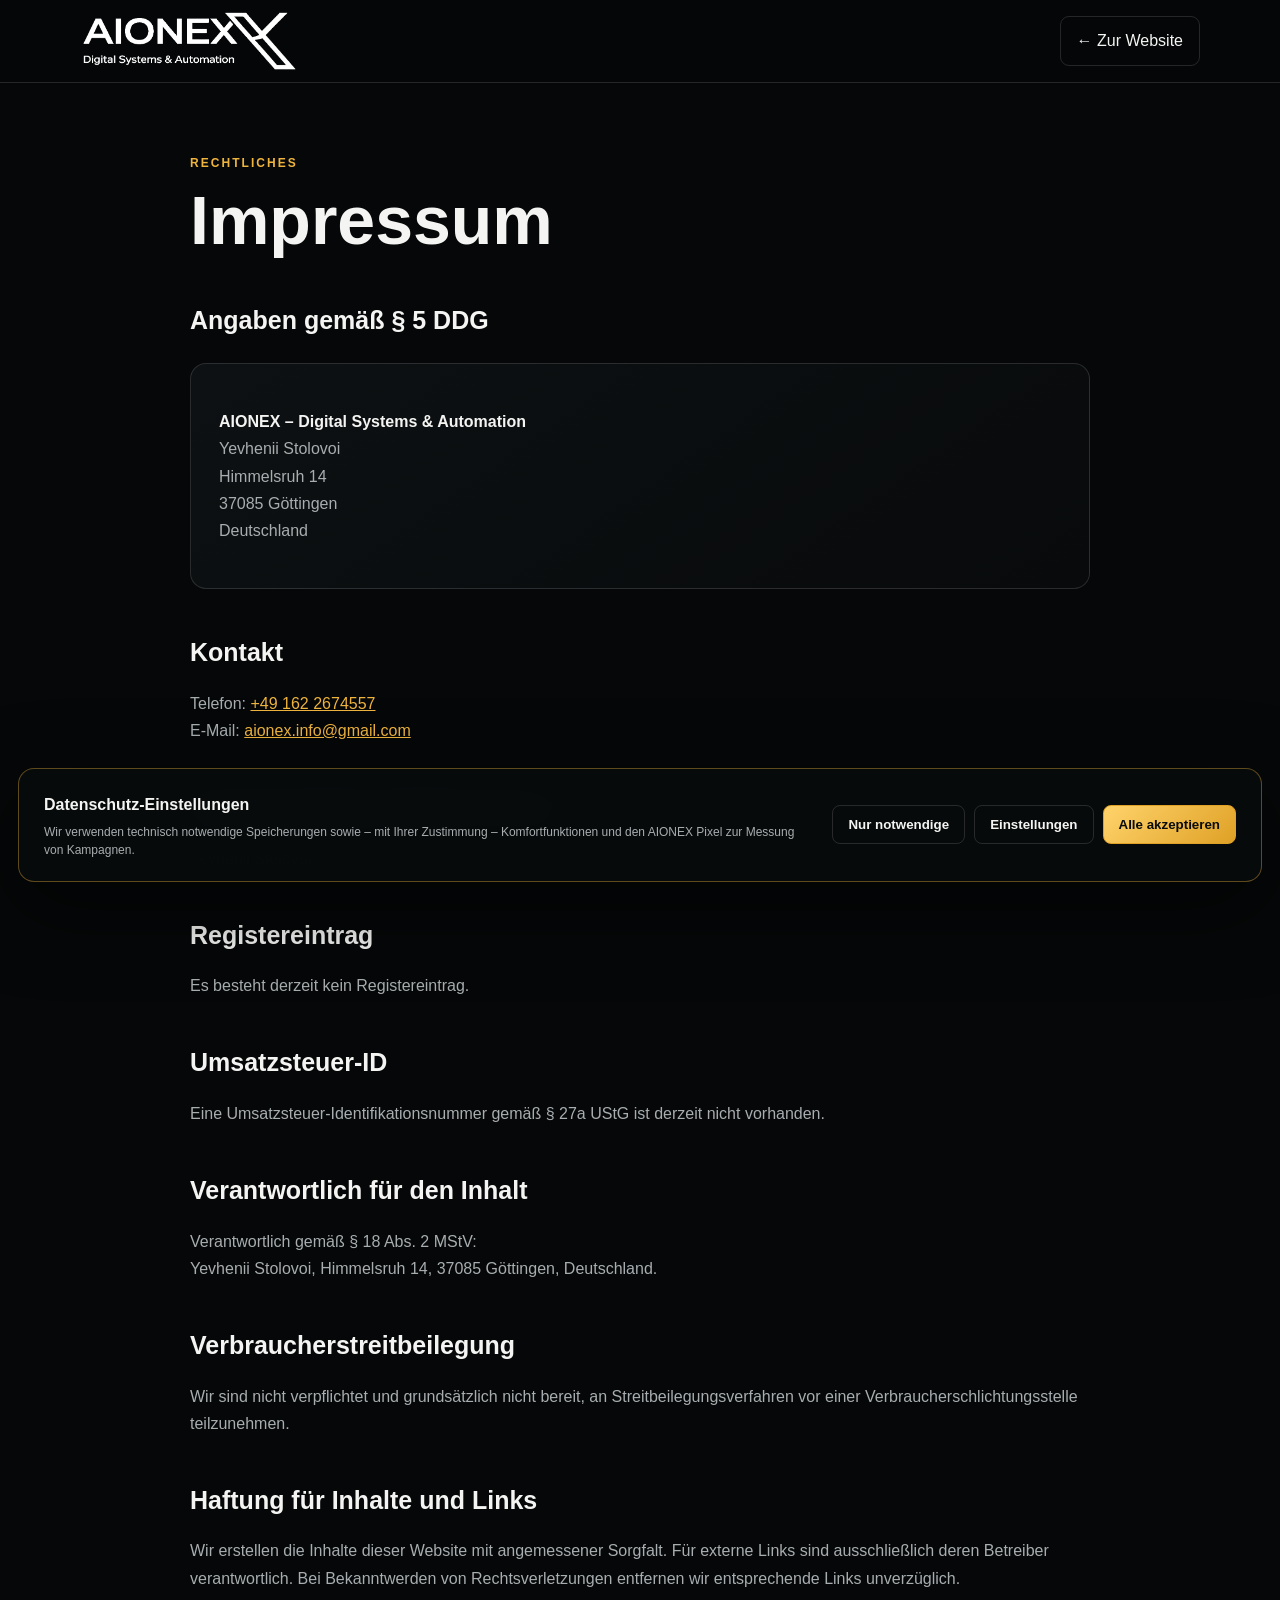
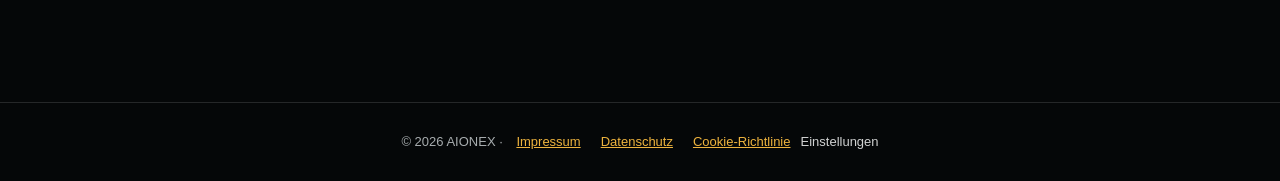
<file: ionos-deploy/impressum.html>
<!doctype html>
<html lang="de">
<head>
  <meta charset="UTF-8">
  <meta name="viewport" content="width=device-width,initial-scale=1">
  <meta name="description" content="Impressum und Anbieterkennzeichnung von AIONEX.">
  <link rel="canonical" href="https://aionex.studio/impressum.html">
  <link rel="icon" href="favicon.ico" sizes="any">
  <link rel="icon" type="image/png" sizes="48x48" href="assets/favicon-48.png">
  <link rel="icon" type="image/png" sizes="192x192" href="assets/favicon-192.png">
  <link rel="apple-touch-icon" sizes="180x180" href="assets/apple-touch-icon.png">
  <title>Impressum | AIONEX</title>
  <script>document.documentElement.dataset.theme=localStorage.getItem('aionex-theme')||'dark';</script>
  <link rel="stylesheet" href="legal.css">
  <link rel="stylesheet" href="cookies.css">
</head>
<body>
  <header class="legal-header"><nav class="legal-nav"><a class="legal-logo" href="index.html"><img src="assets/aionex-logo.png" alt="AIONEX"></a><a class="legal-back" href="index.html">← Zur Website</a></nav></header>
  <main class="legal-main">
    <div class="legal-kicker">Rechtliches</div><h1>Impressum</h1>
    <h2>Angaben gemäß § 5 DDG</h2>
    <div class="legal-card">
      <p><strong>AIONEX – Digital Systems & Automation</strong><br>
      Yevhenii Stolovoi<br>
      Himmelsruh 14<br>
      37085 Göttingen<br>
      Deutschland</p>
    </div>
    <h2>Kontakt</h2>
    <p>Telefon: <a href="tel:+491622674557">+49 162 2674557</a><br>E-Mail: <a href="mailto:aionex.info@gmail.com">aionex.info@gmail.com</a></p>
    <h2>Vertretungsberechtigte Person</h2><p>Yevhenii Stolovoi</p>
    <h2>Registereintrag</h2><p>Es besteht derzeit kein Registereintrag.</p>
    <h2>Umsatzsteuer-ID</h2><p>Eine Umsatzsteuer-Identifikationsnummer gemäß § 27a UStG ist derzeit nicht vorhanden.</p>
    <h2>Verantwortlich für den Inhalt</h2><p>Verantwortlich gemäß § 18 Abs. 2 MStV:<br>Yevhenii Stolovoi, Himmelsruh 14, 37085 Göttingen, Deutschland.</p>
    <h2>Verbraucherstreitbeilegung</h2><p>Wir sind nicht verpflichtet und grundsätzlich nicht bereit, an Streitbeilegungsverfahren vor einer Verbraucherschlichtungsstelle teilzunehmen.</p>
    <h2>Haftung für Inhalte und Links</h2><p>Wir erstellen die Inhalte dieser Website mit angemessener Sorgfalt. Für externe Links sind ausschließlich deren Betreiber verantwortlich. Bei Bekanntwerden von Rechtsverletzungen entfernen wir entsprechende Links unverzüglich.</p>
  </main>
  <footer class="legal-footer">© 2026 AIONEX · <a href="impressum.html">Impressum</a><a href="datenschutz.html">Datenschutz</a><a href="cookies.html">Cookie-Richtlinie</a><button class="footer-cookie-link cookie-settings-trigger">Einstellungen</button></footer>
  <script src="cookies.js?v=3"></script>
</body>
</html>
</file>
<file: styles.css>
:root{--bg:#050708;--panel:#0a0d0f;--panel2:#0d1113;--text:#f4f4f2;--muted:#aaadae;--gold:#efb43e;--gold2:#ffd671;--line:rgba(255,255,255,.13);--goldline:rgba(239,180,62,.38);--green:#61c76e;--radius:18px;--shadow:0 24px 70px rgba(0,0,0,.45)}
*{box-sizing:border-box}html{scroll-behavior:smooth}body{margin:0;background:var(--bg);color:var(--text);font-family:Inter,Arial,sans-serif;line-height:1.55;overflow-x:hidden}a{color:inherit;text-decoration:none}button{font:inherit}.svg-sprite{position:absolute;width:0;height:0;overflow:hidden}.container{width:min(1480px,calc(100% - 48px));margin:auto}.site-header{position:sticky;top:0;z-index:100;background:rgba(5,7,8,.86);border-bottom:1px solid rgba(255,255,255,.08);backdrop-filter:blur(18px)}.nav-wrap{height:92px;display:flex;align-items:center;justify-content:space-between;gap:32px}.logo{font-size:31px;font-weight:700;letter-spacing:-2px}.logo span{display:inline-block;color:var(--gold);transform:skew(-12deg);margin-left:1px}.logo-image{display:flex;align-items:center;width:225px;height:70px;flex:0 0 auto}.logo-image img{display:block;width:100%;height:auto;object-fit:contain}.footer-logo{width:300px;height:auto;margin-bottom:18px}.desktop-nav{display:flex;gap:36px;font-size:14px}.desktop-nav a,.footer-main a{color:#d1d2d2;transition:.25s}.desktop-nav a:hover,.footer-main a:hover{color:var(--gold)}.nav-actions{display:flex;gap:14px;align-items:center}.btn{display:inline-flex;align-items:center;justify-content:center;gap:14px;border:1px solid var(--line);border-radius:10px;padding:13px 22px;font-weight:600;transition:.25s}.btn:hover{transform:translateY(-2px);border-color:var(--goldline)}.btn svg{width:20px;height:20px;fill:none;stroke:currentColor;stroke-width:1.8}.btn-gold{color:#080a0a;border-color:#e8ad36;background:linear-gradient(135deg,#ffd36b,#dfa126);box-shadow:0 8px 30px rgba(231,170,49,.18)}.btn-gold:hover{box-shadow:0 12px 35px rgba(231,170,49,.28)}.btn-large{padding:18px 30px;font-size:17px}.menu-toggle,.mobile-menu{display:none}
.section-grid,.section{position:relative;isolation:isolate}.section{padding:105px 0}.network{position:absolute;z-index:-1;width:650px;height:650px;opacity:.36;pointer-events:none;background-image:radial-gradient(circle at 20% 20%,rgba(242,174,39,.95) 0 1px,transparent 2px),radial-gradient(circle at 48% 36%,rgba(242,174,39,.85) 0 1px,transparent 2px),radial-gradient(circle at 76% 24%,rgba(242,174,39,.9) 0 1px,transparent 2px),radial-gradient(circle at 82% 67%,rgba(242,174,39,.9) 0 1px,transparent 2px),linear-gradient(30deg,transparent 49.8%,rgba(242,174,39,.18) 50%,transparent 50.2%),linear-gradient(150deg,transparent 49.8%,rgba(242,174,39,.14) 50%,transparent 50.2%);mask-image:radial-gradient(circle,#000,transparent 70%)}.network-left{left:-180px;bottom:-120px}.network-right{right:-160px;top:-100px}.hero{min-height:920px;padding:76px 0 40px;background:radial-gradient(circle at 65% 28%,rgba(43,38,24,.3),transparent 34%),linear-gradient(180deg,#060809,#050708)}.hero-grid{display:grid;grid-template-columns:.92fr 1.08fr;align-items:center;gap:36px}.eyebrow,.section-kicker{text-transform:uppercase;letter-spacing:.18em;color:var(--gold);font-size:13px;font-weight:700;margin-bottom:20px}.hero h1{font-size:clamp(46px,4.2vw,72px);line-height:1.08;letter-spacing:-.045em;margin:0 0 22px}.hero h1 span,h2 span{color:var(--gold)}.lead,.section-text{font-size:17px;color:#c0c2c2;max-width:680px}.mini-benefits{display:flex;flex-wrap:wrap;gap:12px 26px;margin:26px 0}.mini-benefits span{font-size:13px}.mini-benefits i{font-style:normal;background:var(--gold);color:#111;border-radius:50%;padding:2px 5px;margin-right:7px}.hero-actions{display:flex;gap:15px;margin:28px 0 22px}.play{border:2px solid #eee;border-radius:50%;width:27px;height:27px;display:grid;place-items:center;font-size:10px}.trust-line{display:flex;flex-wrap:wrap;gap:24px;color:#b8babb;font-size:12px}.hero-visual{position:relative;min-height:650px}.dashboard{position:absolute;width:79%;height:480px;left:2%;top:92px;border:1px solid rgba(255,255,255,.18);border-radius:19px;background:linear-gradient(145deg,#0a0d0f,#07090a);box-shadow:var(--shadow);display:grid;grid-template-columns:130px 1fr;overflow:hidden;transform:perspective(1000px) rotateY(-2deg)}.dash-side{padding:22px 15px;background:#080a0c;display:flex;flex-direction:column;gap:22px;color:#73787a;font-size:11px}.dash-side b{color:#eee;margin-bottom:12px}.dash-main{padding:28px 26px}.dash-title{display:flex;justify-content:space-between;font-weight:600}.dash-title em,.lead-card em{font-style:normal;color:var(--green);font-size:11px}.dash-stats{display:grid;grid-template-columns:repeat(3,1fr);gap:10px;margin-top:28px}.dash-stats div,.case-stats div{padding:16px;border:1px solid var(--line);border-radius:10px;background:#0c1011;display:flex;flex-direction:column}.dash-stats small,.case-stats small{color:#a5a8a8}.dash-stats strong{font-size:25px}.dash-stats i,.case-stats i{color:var(--green);font-size:10px;font-style:normal}.chart,.big-chart{margin-top:20px;padding:16px;border:1px solid var(--line);border-radius:10px;color:#d9dada}.chart svg{width:100%;height:155px;margin-top:15px}.chart path,.big-chart path{fill:none;stroke:var(--gold);stroke-width:2}.chart .area,.big-chart .area{fill:url(#chartFill);stroke:none}.consultant{position:absolute;right:-4%;bottom:-15px;width:47%;max-height:665px;object-fit:contain;object-position:bottom;filter:drop-shadow(-18px 13px 23px rgba(0,0,0,.5))}.floating-card{position:absolute;z-index:3;border:1px solid rgba(255,255,255,.19);background:rgba(10,13,15,.94);box-shadow:var(--shadow);border-radius:12px;font-size:11px;backdrop-filter:blur(12px)}.chat-card{left:-9%;top:230px;width:170px;padding:14px}.bot-row{display:flex;gap:8px;margin:13px 0}.bot-row>span{background:var(--gold);color:#111;border-radius:50%;width:28px;height:28px;display:grid;place-items:center;font-weight:800}.bot-row p{margin:0;display:flex;flex-direction:column}.bot-row small{color:var(--green)}.bubble{background:#181c1e;padding:10px;border-radius:8px}.chat-card button{width:100%;border:1px solid var(--goldline);color:#ddd;background:transparent;border-radius:7px;padding:7px;font-size:10px}.lead-card{right:16%;top:55px;width:190px;padding:16px;display:flex;flex-direction:column;gap:10px}.lead-card b{font-size:13px}.lead-card b em{float:right;background:var(--gold);color:#111;border-radius:4px;padding:2px 5px}.lead-card i{color:var(--green);font-style:normal}.hero-bottom{display:grid;grid-template-columns:2.2fr repeat(3,.55fr);gap:14px;margin-top:30px}.logo-cloud,.metric,.process-panel,.framed,.contact-card,.case-dashboard{border:1px solid var(--line);border-radius:var(--radius);background:linear-gradient(145deg,rgba(13,17,19,.9),rgba(7,9,10,.9))}.logo-cloud{padding:20px 25px}.logo-cloud p,.logos-wide p{color:var(--gold);margin:0 0 16px}.logo-cloud div,.logos-wide div{display:flex;justify-content:space-between;gap:20px;color:#777b7c;font-size:14px}.metric{padding:25px 20px;display:grid;grid-template-columns:42px 1fr;align-content:center}.metric svg,.wide-metrics svg,.result-row svg{width:34px;height:34px;grid-row:span 2;fill:none;stroke:var(--gold);stroke-width:1.7}.metric strong{font-size:20px}.metric span{font-size:12px;color:#a9acad}
h2{font-size:clamp(40px,3.5vw,62px);line-height:1.12;letter-spacing:-.04em;margin:0 0 20px}.solutions{background:radial-gradient(circle at 80% 35%,rgba(58,43,16,.16),transparent 37%)}.solutions-grid{display:grid;grid-template-columns:.9fr 1.25fr;gap:58px;align-items:center}.solution-cards{display:grid;grid-template-columns:1fr 1fr;gap:16px;margin-top:28px}.mini-card,.feature-card{border:1px solid var(--line);border-radius:14px;background:linear-gradient(145deg,#0b0e10,#080a0b);box-shadow:inset 1px 0 var(--goldline);transition:.3s}.mini-card:hover,.feature-card:hover{transform:translateY(-5px);border-color:var(--goldline)}.mini-card{padding:20px;display:flex;gap:18px}.mini-card h3,.feature-card h3{margin:2px 0 8px;line-height:1.3}.mini-card p,.feature-card p{margin:0;color:#afb1b2;font-size:14px}.icon{width:54px;height:54px;flex:0 0 54px;border:1px solid var(--goldline);border-radius:10px;display:grid;place-items:center;color:var(--gold);font-size:25px}.icon svg{width:30px;height:30px;fill:none;stroke:var(--gold);stroke-width:1.6}.icon.round{border-radius:50%;width:72px;height:72px}.process-panel{padding:25px}.panel-head{display:flex;justify-content:space-between;padding-bottom:20px;border-bottom:1px solid var(--line)}.panel-head span{color:var(--green);font-size:12px}.process-flow{display:grid;grid-template-columns:repeat(5,1fr);gap:14px;margin-top:28px}.process-step{text-align:center;position:relative}.process-step:not(:last-child):after{content:"";position:absolute;right:-12px;top:32px;width:20px;height:1px;background:var(--gold)}.process-step .icon{margin:auto}.process-step b{display:block;margin:12px 0}.process-step p{color:#a9acad;font-size:11px;min-height:55px}.process-step i{font-style:normal;color:var(--green);background:#101712;border-radius:5px;padding:5px 10px;font-size:10px}.process-metrics{display:grid;grid-template-columns:repeat(3,1fr);margin-top:30px;padding:18px;border:1px solid var(--line);border-radius:12px}.process-metrics div{display:grid;grid-template-columns:40px 1fr;border-right:1px solid var(--line);padding:0 20px}.process-metrics div:last-child{border:0}.process-metrics svg{width:30px;height:30px;grid-row:span 2;fill:none;stroke:var(--gold)}.process-metrics span{font-size:10px;color:#999}.framed{padding:48px;position:relative;border-color:var(--goldline);overflow:hidden}.centered{text-align:center}.centered .section-text{margin-inline:auto}.service-grid,.why-grid{display:grid;grid-template-columns:repeat(4,1fr);gap:25px;margin-top:42px}.feature-card{padding:27px}.feature-card h3{font-size:21px;margin-top:20px}.feature-card ul{list-style:none;margin:22px 0 0;padding:18px 0 0;border-top:1px solid var(--line)}.feature-card li{border:1px solid var(--line);border-radius:20px;padding:5px 12px;margin-top:7px;color:#c5c7c7;font-size:12px}.feature-card li:before{content:"✓";color:var(--gold);margin-right:10px}.center-cta{text-align:center;margin-top:28px}.center-cta .trust-line{justify-content:center;margin-top:17px}.why{padding-top:40px}.why-grid .feature-card{min-height:285px}.why-grid .feature-card h3{font-size:23px}.wide-metrics,.result-row{display:grid;grid-template-columns:repeat(4,1fr);border:1px solid var(--line);border-radius:15px;margin:28px 0 18px;padding:22px}.wide-metrics div,.result-row div{display:grid;grid-template-columns:50px 1fr;border-right:1px solid var(--line);padding:0 30px}.wide-metrics div:last-child,.result-row div:last-child{border:0}.wide-metrics span,.result-row span{color:#a8aaab;font-size:13px}.logos-wide{border:1px solid var(--line);border-radius:15px;text-align:center;padding:20px 40px}.case-study{background:radial-gradient(circle at 50% 60%,rgba(68,48,16,.13),transparent 40%)}.case-grid{display:grid;grid-template-columns:.72fr 1.28fr;gap:20px;margin-top:38px}.case-copy{padding:38px}.case-copy h3{font-size:33px;line-height:1.3}.case-copy>p{font-size:16px;line-height:1.75}.case-points{display:grid;grid-template-columns:repeat(3,1fr);gap:15px;border-top:1px solid var(--line);margin:25px 0;padding-top:24px;color:#ddd;font-size:11px}.case-copy .btn{width:100%}.case-dashboard{padding:24px}.case-top{display:flex;justify-content:space-between}.case-top span{border:1px solid var(--line);padding:7px 12px;border-radius:7px;font-size:11px}.case-stats{display:grid;grid-template-columns:repeat(4,1fr);gap:12px;margin-top:22px}.case-stats b{font-size:25px}.big-chart{height:260px;padding:20px;margin-top:15px}.big-chart svg{width:100%;height:190px}.big-chart .area{fill:url(#bigFill)}.result-row{grid-template-columns:repeat(3,1fr);margin-bottom:0}.result-row b{font-size:25px}.faq-section{padding-bottom:125px}.faq-grid{display:grid;grid-template-columns:1.15fr .85fr;gap:80px;align-items:start}.accordion{margin-top:30px}.accordion article{border:1px solid var(--line);border-radius:13px;margin-bottom:14px;background:#0a0d0f;overflow:hidden;box-shadow:inset 2px 0 var(--goldline)}.accordion button{width:100%;border:0;background:transparent;color:#eee;display:flex;justify-content:space-between;align-items:center;text-align:left;padding:23px 26px;font-size:18px;cursor:pointer}.accordion button i{font-style:normal;color:var(--gold);border:1px solid var(--gold);border-radius:50%;width:34px;height:34px;display:inline-grid;place-items:center;margin-right:18px}.accordion button b{color:var(--gold);transition:.25s}.accordion article>div{display:grid;grid-template-rows:0fr;transition:.3s}.accordion article>div p{overflow:hidden;margin:0;padding:0 78px;color:#aeb0b0;transition:.3s}.accordion article.open>div{grid-template-rows:1fr}.accordion article.open>div p{padding-bottom:23px}.accordion article.open button b{transform:rotate(180deg)}.contact-card{padding:55px 60px;text-align:center;border-color:var(--goldline);position:sticky;top:120px}.contact-card .icon{margin:auto}.contact-card h2{font-size:42px;margin-top:25px}.contact-card>p{color:#b8baba;font-size:18px}.contact-card .btn{width:100%;margin:20px 0}.contact-card hr{border:0;border-top:1px solid var(--line);margin:20px 0 25px}.contact-card ul{list-style:none;text-align:left;padding:0;margin:0}.contact-card li{display:flex;gap:16px;align-items:center;margin-top:18px;color:#bbb}.contact-card li svg{width:27px;height:27px;fill:none;stroke:var(--gold)}
.site-footer{position:relative;border-top:1px solid var(--goldline);background:#060809;padding:0 0 25px;overflow:hidden}.footer-glow{position:absolute;inset:-200px 20% auto;height:300px;background:radial-gradient(ellipse,rgba(224,158,35,.13),transparent 65%)}.footer-cta{position:relative;transform:translateY(-1px);padding:58px 0;border-bottom:1px solid var(--line);display:flex;align-items:center;justify-content:space-between;gap:40px}.footer-cta h2{font-size:40px;max-width:760px;margin:0}.footer-main{display:grid;grid-template-columns:1.6fr repeat(3,.7fr);gap:70px;padding:65px 0}.footer-brand p{color:#999;max-width:420px}.footer-main>div:not(:first-child){display:flex;flex-direction:column;gap:13px;font-size:14px}.footer-main h4{color:var(--gold);margin:0 0 10px}.footer-contact{display:flex;flex-direction:column;gap:10px;margin-top:22px}.footer-contact a{display:flex;align-items:center;gap:10px}.footer-contact svg{width:20px;height:20px;fill:none;stroke:var(--gold)}.status{color:var(--green);font-size:12px;margin-top:8px}.footer-bottom{border-top:1px solid var(--line);padding-top:25px;display:flex;justify-content:space-between;color:#737778;font-size:12px}.footer-bottom a{color:var(--gold)}.reveal{opacity:0;transform:translateY(22px);transition:opacity .7s ease,transform .7s ease}.reveal.visible{opacity:1;transform:none}
@media(max-width:1100px){.desktop-nav{gap:18px}.hero-grid,.solutions-grid,.faq-grid{grid-template-columns:1fr}.hero-visual{min-height:600px}.hero-bottom{grid-template-columns:repeat(3,1fr)}.logo-cloud{grid-column:1/-1}.service-grid,.why-grid{grid-template-columns:repeat(2,1fr)}.case-grid{grid-template-columns:1fr}.faq-grid{gap:40px}.contact-card{position:relative;top:auto}.footer-main{grid-template-columns:1.2fr repeat(3,.8fr);gap:30px}}
@media(max-width:820px){.container{width:min(100% - 30px,1480px)}.desktop-nav,.desktop-only{display:none}.nav-wrap{height:72px}.menu-toggle{display:block;background:transparent;border:0;width:38px;height:38px}.menu-toggle span{display:block;width:25px;height:2px;background:#fff;margin:7px}.mobile-menu{position:absolute;left:0;right:0;top:72px;background:#080a0b;border-bottom:1px solid var(--line);padding:22px;flex-direction:column;gap:18px}.mobile-menu.open{display:flex}.hero{padding-top:50px}.hero-grid{display:block}.hero h1{font-size:44px}.hero-visual{min-height:520px;margin-top:30px}.dashboard{width:90%;height:390px;grid-template-columns:85px 1fr}.dash-main{padding:18px 12px}.dash-stats{grid-template-columns:1fr 1fr}.dash-stats div:last-child{display:none}.consultant{width:48%;right:-1%}.chat-card{display:none}.lead-card{right:5%}.hero-bottom{grid-template-columns:1fr}.logo-cloud{overflow:hidden}.logo-cloud div{min-width:650px}.solutions-grid{gap:30px}.process-flow{grid-template-columns:repeat(5,140px);overflow-x:auto;padding-bottom:15px}.process-metrics{grid-template-columns:1fr}.process-metrics div{border-right:0;border-bottom:1px solid var(--line);padding:12px}.framed{padding:28px 18px}.service-grid,.why-grid{gap:14px}.wide-metrics{grid-template-columns:1fr 1fr}.wide-metrics div{border:0;padding:12px}.logos-wide div{min-width:720px}.logos-wide{overflow:hidden}.case-stats{grid-template-columns:1fr 1fr}.footer-cta{align-items:flex-start;flex-direction:column}.footer-main{grid-template-columns:1fr 1fr}.footer-brand{grid-column:1/-1}.footer-bottom{flex-direction:column;gap:10px}}
@media(max-width:560px){.section{padding:72px 0}.hero h1{font-size:37px}.lead{font-size:15px}.hero-actions{flex-direction:column}.btn-large{width:100%;font-size:15px}.hero-visual{min-height:450px}.dashboard{left:0;width:100%;height:350px;grid-template-columns:64px 1fr}.dash-side{padding:13px 8px}.dash-side span{font-size:0}.dash-side span:first-letter{font-size:13px}.chart svg{height:100px}.consultant{width:58%;right:-12%}.lead-card{display:none}.solution-cards,.service-grid,.why-grid{grid-template-columns:1fr}.process-panel{padding:15px}.process-metrics{display:none}.wide-metrics{grid-template-columns:1fr}.case-copy{padding:25px}.case-copy h3{font-size:28px}.case-points{grid-template-columns:1fr}.case-dashboard{padding:14px}.case-stats{grid-template-columns:1fr 1fr}.big-chart{height:210px}.big-chart svg{height:140px}.result-row{grid-template-columns:1fr;padding:12px}.result-row div{border:0;padding:10px}.accordion button{font-size:15px;padding:18px 15px}.accordion button i{margin-right:9px}.accordion article>div p{padding-inline:56px}.contact-card{padding:35px 24px}.contact-card h2{font-size:34px}.footer-cta h2{font-size:32px}.footer-main{grid-template-columns:1fr}.footer-brand{grid-column:auto}.footer-bottom{font-size:11px}}
@media(prefers-reduced-motion:reduce){html{scroll-behavior:auto}.reveal{opacity:1;transform:none;transition:none}.btn,.feature-card,.mini-card{transition:none}}

/* Hero outcome cards */
.hero-benefits{display:grid;grid-template-columns:repeat(4,minmax(0,1fr));gap:24px;margin-top:30px}
.outcome-card{min-height:218px;padding:28px 28px 25px;border:1px solid rgba(255,255,255,.18);border-radius:17px;background:linear-gradient(145deg,rgba(13,17,19,.97),rgba(8,11,12,.97));box-shadow:inset 0 1px rgba(255,255,255,.025),0 18px 50px rgba(0,0,0,.18);transition:transform .28s ease,border-color .28s ease}
.outcome-card:hover{transform:translateY(-5px);border-color:var(--goldline)}
.outcome-icon{width:68px;height:68px;display:grid;place-items:center;border:1px solid rgba(239,180,62,.72);border-radius:50%;margin-bottom:18px}
.outcome-icon svg{width:34px;height:34px;fill:none;stroke:var(--gold);stroke-width:1.7}
.outcome-card h3{margin:0 0 7px;font-size:22px;line-height:1.25;letter-spacing:-.025em}
.outcome-card p{margin:0;color:#b6b8b9;font-size:15px;line-height:1.55}

@media(max-width:1100px){.hero-benefits{grid-template-columns:repeat(2,minmax(0,1fr))}}
@media(max-width:560px){.hero-benefits{grid-template-columns:1fr;gap:13px}.outcome-card{min-height:0;padding:22px}.outcome-icon{width:58px;height:58px;margin-bottom:15px}.outcome-card h3{font-size:20px}}

/* Capabilities ribbon */
.capabilities-bar{display:grid;grid-template-columns:repeat(6,minmax(0,1fr));align-items:center;margin-top:18px;padding:22px 18px;border:1px solid var(--line);border-radius:17px;background:linear-gradient(145deg,rgba(13,17,19,.96),rgba(8,11,12,.98));box-shadow:inset 0 1px rgba(255,255,255,.025)}
.capabilities-bar>div{min-width:0;display:flex;align-items:center;justify-content:center;gap:16px;padding:5px 20px;position:relative}
.capabilities-bar>div:not(:last-child):after{content:"";position:absolute;right:0;top:-7px;width:1px;height:52px;background:var(--line)}
.capabilities-bar svg{width:38px;height:38px;flex:0 0 38px;fill:none;stroke:var(--gold);stroke-width:1.65}
.capabilities-bar b{font-size:16px;white-space:nowrap}
@media(max-width:1100px){.capabilities-bar{grid-template-columns:repeat(3,1fr);row-gap:25px}.capabilities-bar>div:nth-child(3):after{display:none}}
@media(max-width:620px){.capabilities-bar{grid-template-columns:repeat(2,1fr);padding:18px 8px;row-gap:20px}.capabilities-bar>div{justify-content:flex-start;padding-inline:14px}.capabilities-bar>div:nth-child(3):after{display:block}.capabilities-bar>div:nth-child(2n):after{display:none}.capabilities-bar svg{width:31px;height:31px;flex-basis:31px}.capabilities-bar b{font-size:13px}}

/* Theme switch */
.theme-toggle{height:45px;min-width:93px;padding:0 13px;border:1px solid var(--line);border-radius:10px;background:rgba(255,255,255,.025);color:var(--text);display:flex;align-items:center;justify-content:center;gap:8px;cursor:pointer;transition:.25s}
.theme-toggle:hover{border-color:var(--goldline);background:rgba(239,180,62,.07)}
.theme-toggle svg{width:19px;height:19px;fill:none;stroke:currentColor;stroke-width:1.8}
.theme-toggle .theme-icon-moon{display:none}
.theme-label{font-size:12px;font-weight:700}

/* Light theme */
html[data-theme="light"]{--bg:#f5f4f0;--panel:#fff;--panel2:#f0eee8;--text:#111416;--muted:#64696b;--line:rgba(17,20,22,.14);--goldline:rgba(191,128,12,.42);--green:#278c43;--shadow:0 24px 65px rgba(33,28,16,.12);color-scheme:light}
html[data-theme="light"] body{background:#f5f4f0;color:var(--text)}
html[data-theme="light"] .site-header{background:rgba(250,249,246,.9);border-bottom-color:rgba(17,20,22,.1)}
html[data-theme="light"] .logo-image img{filter:invert(1)}
html[data-theme="light"] .desktop-nav a,
html[data-theme="light"] .footer-main a{color:#33383a}
html[data-theme="light"] .theme-toggle{background:#fff;border-color:rgba(17,20,22,.16)}
html[data-theme="light"] .theme-toggle .theme-icon-sun{display:none}
html[data-theme="light"] .theme-toggle .theme-icon-moon{display:block}
html[data-theme="light"] .hero{background:radial-gradient(circle at 67% 27%,rgba(229,173,61,.14),transparent 36%),linear-gradient(180deg,#faf9f6,#f5f4f0)}
html[data-theme="light"] .solutions{background:radial-gradient(circle at 80% 35%,rgba(225,169,53,.11),transparent 38%)}
html[data-theme="light"] .case-study{background:radial-gradient(circle at 50% 60%,rgba(225,169,53,.1),transparent 42%)}
html[data-theme="light"] .lead,
html[data-theme="light"] .section-text,
html[data-theme="light"] .trust-line,
html[data-theme="light"] .mini-card p,
html[data-theme="light"] .feature-card p,
html[data-theme="light"] .process-step p,
html[data-theme="light"] .wide-metrics span,
html[data-theme="light"] .result-row span,
html[data-theme="light"] .outcome-card p,
html[data-theme="light"] .contact-card>p,
html[data-theme="light"] .contact-card li{color:#626769}
html[data-theme="light"] .mini-card,
html[data-theme="light"] .feature-card,
html[data-theme="light"] .process-panel,
html[data-theme="light"] .framed,
html[data-theme="light"] .contact-card,
html[data-theme="light"] .case-dashboard,
html[data-theme="light"] .outcome-card,
html[data-theme="light"] .capabilities-bar,
html[data-theme="light"] .logo-cloud,
html[data-theme="light"] .metric{background:linear-gradient(145deg,#fff,#f7f5ef);border-color:rgba(17,20,22,.14);box-shadow:0 16px 45px rgba(42,35,19,.07)}
html[data-theme="light"] .dashboard{background:linear-gradient(145deg,#fff,#f0eee8);border-color:rgba(17,20,22,.16)}
html[data-theme="light"] .dash-side{background:#eae8e2;color:#6d7274}
html[data-theme="light"] .dash-side b{color:#171a1b}
html[data-theme="light"] .dash-stats div,
html[data-theme="light"] .case-stats div{background:#faf9f6}
html[data-theme="light"] .chart,
html[data-theme="light"] .big-chart{color:#2b3032}
html[data-theme="light"] .floating-card{background:rgba(255,255,255,.95);border-color:rgba(17,20,22,.17);color:#171a1b}
html[data-theme="light"] .bubble{background:#eeece6}
html[data-theme="light"] .chat-card button{color:#262a2c}
html[data-theme="light"] .process-step i{background:#eaf5ec}
html[data-theme="light"] .feature-card li{color:#454a4c}
html[data-theme="light"] .accordion article{background:#fff;border-color:rgba(17,20,22,.14)}
html[data-theme="light"] .accordion button{color:#171a1b}
html[data-theme="light"] .accordion article>div p{color:#626769}
html[data-theme="light"] .site-footer{background:#ebe9e3;border-top-color:var(--goldline)}
html[data-theme="light"] .footer-brand p{color:#606567}
html[data-theme="light"] .footer-bottom{color:#6a7072}
html[data-theme="light"] .mobile-menu{background:#f8f7f3}
html[data-theme="light"] .menu-toggle span{background:#151819}
html[data-theme="light"] .play{border-color:#1d2122}
html .play{position:relative;display:inline-grid;place-items:center;width:27px;height:27px;min-width:27px;border:1px solid currentColor;border-radius:999px;color:inherit;font-size:0}
html .play::before{content:"";display:block;width:0;height:0;margin-left:2px;border-top:6px solid transparent;border-bottom:6px solid transparent;border-left:9px solid currentColor}
html .process-step .icon svg{display:block;width:28px;height:28px;stroke:currentColor}
html[data-theme="light"] .network{opacity:.22}

@media(max-width:820px){.theme-toggle{min-width:45px;width:45px;padding:0}.theme-label{display:none}}

/* Consultation modal */
body.modal-open{overflow:hidden}
.lead-modal{position:fixed;inset:0;z-index:300;display:grid;place-items:center;padding:22px;visibility:hidden;opacity:0;transition:opacity .25s ease,visibility .25s ease}
.lead-modal.open{visibility:visible;opacity:1}
.lead-modal-backdrop{position:absolute;inset:0;background:rgba(0,0,0,.74);backdrop-filter:blur(10px)}
.lead-modal-dialog{position:relative;width:min(640px,100%);max-height:calc(100vh - 44px);overflow:auto;padding:42px;border:1px solid var(--goldline);border-radius:22px;background:linear-gradient(145deg,#0d1113,#07090a);box-shadow:0 35px 110px rgba(0,0,0,.65);transform:translateY(18px) scale(.98);transition:transform .28s ease}
.lead-modal.open .lead-modal-dialog{transform:none}
.lead-modal-close{position:absolute;right:18px;top:16px;width:38px;height:38px;border:1px solid var(--line);border-radius:50%;background:transparent;color:var(--text);font-size:25px;line-height:1;cursor:pointer}
.lead-modal-icon{width:62px;height:62px;border:1px solid var(--goldline);border-radius:50%;display:grid;place-items:center;margin-bottom:22px}
.lead-modal-icon svg{width:31px;height:31px;fill:none;stroke:var(--gold);stroke-width:1.7}
.lead-modal-dialog .section-kicker{margin-bottom:10px}
.lead-modal-dialog h2{font-size:36px;margin-bottom:12px}
.lead-modal-dialog>p{color:var(--muted);margin:0 0 26px}
.form-grid{display:grid;grid-template-columns:1fr 1fr;gap:16px}
.lead-form label:not(.form-consent){display:flex;flex-direction:column;gap:7px}
.lead-form label>span{font-size:12px;font-weight:700;color:#c7c9c9}
.lead-form input[type="text"],.lead-form input[type="tel"],.lead-form input[type="email"]{width:100%;height:52px;padding:0 15px;border:1px solid var(--line);border-radius:9px;background:#111517;color:var(--text);outline:none;transition:.2s}
.lead-form input:focus{border-color:var(--gold);box-shadow:0 0 0 3px rgba(239,180,62,.11)}
.lead-form input::placeholder{color:#666b6d}
.form-consent{display:flex;align-items:flex-start;gap:10px;margin:18px 0}
.form-consent input{margin-top:3px;accent-color:var(--gold)}
.form-consent span{font-weight:400!important;color:var(--muted)!important}
.form-submit{width:100%}
.form-note{display:flex;align-items:center;justify-content:center;gap:8px!important;margin:13px 0 0!important;font-size:11px;color:var(--muted)!important}
.form-note svg{width:16px;height:16px;fill:none;stroke:var(--gold)}
.form-success{display:none;margin-top:14px;padding:13px;border:1px solid rgba(97,199,110,.35);border-radius:9px;background:rgba(97,199,110,.08);color:var(--green);text-align:center;font-size:13px}
.lead-form.submitted .form-success{display:block}
.lead-form.has-error .form-success{display:block;border-color:rgba(225,83,83,.35);background:rgba(225,83,83,.08);color:#e98b8b}
.lead-form.submitted .form-grid,.lead-form.submitted .form-consent,.lead-form.submitted .form-submit,.lead-form.submitted .form-note{display:none}
html[data-theme="light"] .lead-modal-backdrop{background:rgba(36,31,22,.45)}
html[data-theme="light"] .lead-modal-dialog{background:linear-gradient(145deg,#fff,#f5f2ea);box-shadow:0 35px 100px rgba(51,42,23,.25)}
html[data-theme="light"] .lead-form label>span{color:#363b3d}
html[data-theme="light"] .lead-form input[type="text"],html[data-theme="light"] .lead-form input[type="tel"],html[data-theme="light"] .lead-form input[type="email"]{background:#fff;border-color:rgba(17,20,22,.18)}
@media(max-width:620px){.lead-modal{padding:10px}.lead-modal-dialog{padding:32px 20px 24px;max-height:calc(100vh - 20px)}.lead-modal-dialog h2{font-size:29px}.form-grid{grid-template-columns:1fr;gap:12px}}

/* AIONEX AI chat */
.ai-chat{position:fixed;right:24px;bottom:24px;z-index:220}
.ai-chat-launch-wrap{display:flex;flex-direction:column;align-items:flex-end;gap:8px}
.ai-chat-hint{padding:6px 11px;border:1px solid var(--goldline);border-radius:999px;background:rgba(8,11,12,.9);color:var(--gold2);font-size:10px;font-weight:600;box-shadow:0 8px 28px rgba(0,0,0,.28);backdrop-filter:blur(12px)}
.ai-chat-launch{position:relative;width:62px;height:62px;border:1px solid rgba(239,180,62,.65);border-radius:50%;display:grid;place-items:center;background:linear-gradient(145deg,#111618,#07090a);color:var(--gold2);cursor:pointer;box-shadow:0 15px 45px rgba(0,0,0,.48),0 0 30px rgba(239,180,62,.12);transition:.25s}
.ai-chat-launch:hover{transform:translateY(-3px) scale(1.04);box-shadow:0 18px 50px rgba(0,0,0,.5),0 0 35px rgba(239,180,62,.22)}
.ai-chat-launch svg{width:29px;height:29px;fill:none;stroke:currentColor;stroke-width:1.7}
.ai-chat-launch b{position:absolute;right:-2px;top:-2px;min-width:20px;height:20px;padding:0 4px;border-radius:10px;display:grid;place-items:center;background:var(--gold);color:#090b0c;font-size:8px}
.ai-chat-panel{position:absolute;right:0;bottom:0;width:390px;height:min(620px,calc(100vh - 48px));display:flex;flex-direction:column;overflow:hidden;border:1px solid rgba(239,180,62,.28);border-radius:18px;background:rgba(8,11,12,.97);box-shadow:0 30px 90px rgba(0,0,0,.62);backdrop-filter:blur(20px);opacity:0;visibility:hidden;transform:translateY(20px) scale(.97);transform-origin:bottom right;transition:.28s}
.ai-chat.open .ai-chat-panel{opacity:1;visibility:visible;transform:none}
.ai-chat.open .ai-chat-launch-wrap{visibility:hidden}
.ai-chat-header{position:relative;display:flex;align-items:center;gap:12px;padding:16px;border-bottom:1px solid var(--line);background-image:linear-gradient(rgba(239,180,62,.035) 1px,transparent 1px),linear-gradient(90deg,rgba(239,180,62,.035) 1px,transparent 1px);background-size:22px 22px}
.ai-bot-avatar,.ai-mini-avatar{flex:0 0 auto;display:grid;place-items:center;border:1px solid var(--goldline);border-radius:50%;background:#101416;color:var(--gold2)}
.ai-bot-avatar{width:42px;height:42px}.ai-mini-avatar{width:29px;height:29px}
.ai-bot-avatar svg{width:22px;height:22px}.ai-mini-avatar svg{width:15px;height:15px}.ai-bot-avatar svg,.ai-mini-avatar svg{fill:none;stroke:currentColor;stroke-width:1.7}
.ai-chat-header>div:nth-child(2){min-width:0;display:flex;flex-direction:column}.ai-chat-header strong{font-size:14px}.ai-chat-header span{display:flex;align-items:center;gap:7px;color:var(--muted);font-size:10px}.ai-chat-header span i{width:6px;height:6px;border-radius:50%;background:var(--green);box-shadow:0 0 8px var(--green)}.ai-engine-status{font-style:normal}
.ai-chat-close{margin-left:auto;width:35px;height:35px;border:1px solid transparent;border-radius:50%;background:transparent;color:var(--muted);font-size:24px;cursor:pointer}.ai-chat-close:hover{border-color:var(--line);color:var(--text)}
.ai-chat-body{flex:1;overflow-y:auto;padding:16px;scroll-behavior:smooth;background-image:radial-gradient(rgba(239,180,62,.08) 1px,transparent 1px);background-size:19px 19px}
.ai-message{display:flex;align-items:flex-end;gap:9px;margin-bottom:13px}.ai-message p{max-width:84%;margin:0;padding:11px 13px;border:1px solid var(--line);border-radius:12px;font-size:13px;line-height:1.5;white-space:pre-wrap;overflow-wrap:anywhere}
.ai-message-assistant p{background:rgba(255,255,255,.035);border-bottom-left-radius:3px}.ai-message-user{justify-content:flex-end}.ai-message-user p{background:rgba(239,180,62,.09);border-color:rgba(239,180,62,.3);border-right:2px solid var(--gold);border-bottom-right-radius:3px}
.ai-message p.streaming:after{content:"";display:inline-block;width:1px;height:14px;margin-left:3px;background:var(--gold);vertical-align:-2px;animation:ai-cursor .7s infinite}
@keyframes ai-cursor{50%{opacity:0}}
.ai-chat-starters{display:flex;flex-wrap:wrap;gap:7px;margin:0 0 14px 38px}.ai-chat-starters.hidden{display:none}.ai-chat-starters button{padding:7px 9px;border:1px solid var(--line);border-radius:8px;background:rgba(255,255,255,.025);color:var(--muted);font-size:10px;text-align:left;cursor:pointer}.ai-chat-starters button:hover{border-color:var(--goldline);color:var(--gold2)}
.ai-chat-typing{display:flex;align-items:center;gap:9px}.ai-chat-typing[hidden]{display:none!important}.ai-chat-typing>span{display:flex;gap:4px;padding:12px;border:1px solid var(--line);border-radius:12px}.ai-chat-typing>span i{width:5px;height:5px;border-radius:50%;background:var(--gold);animation:ai-dot 1s infinite}.ai-chat-typing>span i:nth-child(2){animation-delay:.15s}.ai-chat-typing>span i:nth-child(3){animation-delay:.3s}@keyframes ai-dot{0%,100%{opacity:.25;transform:scale(.8)}50%{opacity:1;transform:scale(1)}}
.ai-chat-error{margin:12px 0 0 38px;padding:9px 11px;border:1px solid rgba(225,83,83,.3);border-radius:8px;background:rgba(225,83,83,.08);color:#e98b8b;font-size:11px}
.ai-chat-meta{display:flex;justify-content:space-between;align-items:center;gap:10px;padding:8px 14px;border-top:1px solid var(--line);font-size:9px;color:var(--muted)}.ai-chat-meta button{border:0;background:transparent;color:var(--gold);font-size:10px;cursor:pointer}
.ai-chat-form{display:flex;gap:8px;padding:12px;border-top:1px solid var(--line);background:#090c0d}.ai-chat-form input{flex:1;min-width:0;height:43px;padding:0 12px;border:1px solid var(--line);border-radius:9px;background:#111517;color:var(--text);outline:none}.ai-chat-form input:focus{border-color:var(--goldline)}.ai-chat-form button{width:43px;height:43px;display:grid;place-items:center;border:1px solid var(--goldline);border-radius:9px;background:rgba(239,180,62,.1);color:var(--gold2);cursor:pointer}.ai-chat-form button:disabled{opacity:.35}.ai-chat-form svg{width:19px;height:19px;fill:none;stroke:currentColor}
html[data-theme="light"] .ai-chat-hint{background:rgba(255,255,255,.94);color:#8b5b00}
html[data-theme="light"] .ai-chat-launch{background:linear-gradient(145deg,#fff,#eeeae0);color:#9b6807;box-shadow:0 15px 40px rgba(43,36,22,.18)}
html[data-theme="light"] .ai-chat-panel{background:rgba(250,249,246,.98);box-shadow:0 28px 80px rgba(45,37,21,.22)}
html[data-theme="light"] .ai-bot-avatar,html[data-theme="light"] .ai-mini-avatar{background:#fff;color:#9b6807}
html[data-theme="light"] .ai-message-assistant p{background:#fff}
html[data-theme="light"] .ai-message-user p{background:#fff6df}
html[data-theme="light"] .ai-chat-starters button{background:#fff}
html[data-theme="light"] .ai-chat-form{background:#f0eee8}
html[data-theme="light"] .ai-chat-form input{background:#fff}
html[data-theme="light"] .ai-chat-form button{background:linear-gradient(135deg,#ffd36b,#dfa126);border-color:#c98d1c;color:#111416;box-shadow:0 8px 22px rgba(191,128,12,.22)}
html[data-theme="light"] .ai-chat-form button:hover:not(:disabled){filter:brightness(1.03);box-shadow:0 10px 26px rgba(191,128,12,.3)}
html[data-theme="light"] .ai-chat-form button:disabled{opacity:.45}
@media(max-width:620px){.ai-chat{right:12px;bottom:12px}.ai-chat-panel{position:fixed;inset:0;width:100%;height:100dvh;border:0;border-radius:0}.ai-chat-launch{width:58px;height:58px}.ai-chat-hint{display:none}}
.footer-cookie-link{padding:0;border:0;background:transparent;color:#d1d2d2;text-align:left;font:inherit;cursor:pointer}.footer-cookie-link:hover{color:var(--gold)}html[data-theme="light"] .footer-cookie-link{color:#33383a}html[data-theme="light"] .footer-cookie-link:hover{color:var(--gold)}

/* ==========================================
   PREMIUM ANIMATION SYSTEM
   ========================================== */

/* Background network slow drift and rotation */
.network {
  animation: networkPulse 25s ease-in-out infinite alternate;
  transform-origin: center;
}
@keyframes networkPulse {
  0% {
    transform: scale(1) rotate(0deg) translate(0, 0);
    opacity: 0.25;
  }
  50% {
    transform: scale(1.06) rotate(1.5deg) translate(10px, -15px);
    opacity: 0.38;
  }
  100% {
    transform: scale(0.95) rotate(-1deg) translate(-10px, 10px);
    opacity: 0.22;
  }
}

/* Floating micro-interactions for dashboard elements */
.floating-card.chat-card {
  animation: floatSlow 8s ease-in-out infinite alternate;
}
.floating-card.lead-card {
  animation: floatSlow 7s ease-in-out infinite alternate-reverse;
  animation-delay: 1s;
}
@keyframes floatSlow {
  0% {
    transform: translateY(0) rotate(0deg);
  }
  100% {
    transform: translateY(-12px) rotate(1deg);
  }
}

/* Base scroll reveal states */
.reveal-fade,
.reveal-slide-up,
.reveal-slide-down,
.reveal-slide-left,
.reveal-slide-right,
.reveal-scale {
  opacity: 0;
  will-change: transform, opacity;
  transition: opacity 0.85s cubic-bezier(0.16, 1, 0.3, 1), 
              transform 0.85s cubic-bezier(0.16, 1, 0.3, 1);
}

.reveal-fade {
  transform: none;
}
.reveal-slide-up {
  transform: translateY(35px);
}
.reveal-slide-down {
  transform: translateY(-35px);
}
.reveal-slide-left {
  transform: translateX(-40px);
}
.reveal-slide-right {
  transform: translateX(40px);
}
.reveal-scale {
  transform: scale(0.94);
}

/* Visible active states */
.reveal-fade.visible,
.reveal-slide-up.visible,
.reveal-slide-down.visible,
.reveal-slide-left.visible,
.reveal-slide-right.visible,
.reveal-scale.visible {
  opacity: 1;
  transform: none;
}

/* 3D Tilt Hover Setup */
.tilt-hover {
  transform-style: preserve-3d;
  transition: transform 0.25s cubic-bezier(0.25, 1, 0.5, 1), box-shadow 0.25s ease;
}

/* Glow effects on hover for cards */
.outcome-card, .mini-card, .feature-card, .contact-card, .process-panel, .dashboard {
  position: relative;
}
.outcome-card::after, .mini-card::after, .feature-card::after, .contact-card::after, .process-panel::after, .dashboard::after {
  content: '';
  position: absolute;
  inset: -1px;
  border-radius: inherit;
  background: radial-gradient(400px circle at var(--mouse-x, 0) var(--mouse-y, 0), rgba(239, 180, 62, 0.16), transparent 40%);
  z-index: 1;
  pointer-events: none;
  opacity: 0;
  transition: opacity 0.4s ease;
}
.outcome-card:hover::after, .mini-card:hover::after, .feature-card:hover::after, .contact-card:hover::after, .process-panel:hover::after, .dashboard:hover::after {
  opacity: 1;
}

/* Hover scales and premium box-shadow glows */
.outcome-card:hover, .mini-card:hover, .feature-card:hover, .contact-card:hover {
  border-color: var(--goldline) !important;
  box-shadow: 0 15px 40px rgba(239, 180, 62, 0.08), inset 0 1px rgba(255, 255, 255, 0.05);
}

/* SVG Line Drawing animations */
.animate-draw {
  stroke-dasharray: 1000;
  stroke-dashoffset: 1000;
  transition: stroke-dashoffset 2s cubic-bezier(0.4, 0, 0.2, 1);
}
.animate-draw.drawn {
  stroke-dashoffset: 0;
}

/* Accentuate stats counters during tick up */
.stat-count {
  font-variant-numeric: tabular-nums;
  display: inline-block;
}

/* Disable animations for users who prefer reduced motion */
@media (prefers-reduced-motion: reduce) {
  .network, .floating-card.chat-card, .floating-card.lead-card {
    animation: none !important;
  }
  .reveal-fade, .reveal-slide-up, .reveal-slide-down, .reveal-slide-left, .reveal-slide-right, .reveal-scale {
    opacity: 1 !important;
    transform: none !important;
    transition: none !important;
  }
  .animate-draw {
    stroke-dashoffset: 0 !important;
  }
}

/* ==========================================
   RESPONSIVE HARDENING
   ========================================== */
img,svg{max-width:100%}
.section-heading{max-width:900px;margin-inline:auto}
.mini-card,.feature-card,.outcome-card,.case-copy,.contact-card{min-width:0}

@media(max-width:1320px){
  .container{width:min(100% - 40px,1180px)}
  .logo-image{width:190px}
  .desktop-nav{gap:22px}
  .nav-actions .btn{padding-inline:16px}
  .hero{min-height:820px}
  .hero-grid{grid-template-columns:1fr 1fr;gap:28px}
  .dashboard{width:84%;height:445px}
  .chat-card{left:-3%}
  .lead-card{right:auto}
  .hero-visual .lead-card{left:5%;bottom:58px}
  .service-grid,.why-grid{gap:18px}
  .feature-card{padding:23px}
}

@media(max-width:1024px){
  .desktop-nav,.desktop-only{display:none}
  .nav-wrap{height:76px}
  .menu-toggle{display:block;background:transparent;border:0;width:40px;height:40px}
  .menu-toggle span{display:block;width:25px;height:2px;background:#fff;margin:7px}
  .mobile-menu{position:absolute;left:0;right:0;top:76px;background:#080a0b;border-bottom:1px solid var(--line);padding:22px;flex-direction:column;gap:18px}
  .mobile-menu.open{display:flex}
  .hero{min-height:auto;padding-top:58px}
  .hero-grid{grid-template-columns:1fr;gap:24px}
  .hero-copy{max-width:780px}
  .hero-visual{min-height:610px;width:min(760px,100%);margin:16px auto 0}
  .dashboard{left:0;right:auto;width:82%;top:76px}
  .chat-card{left:0;top:245px}
  .lead-card{right:auto;top:auto}
  .hero-visual .lead-card{left:4%;bottom:44px}
  .process-flow{grid-template-columns:repeat(5,minmax(118px,1fr));gap:10px}
  .process-step:not(:last-child):after{right:-8px;width:14px}
  .process-metrics div,.wide-metrics div,.result-row div{padding-inline:18px}
  .footer-main{grid-template-columns:1fr 1fr;gap:32px}
  .footer-brand{grid-column:1/-1}
}

@media(max-width:820px){
  .container{width:min(100% - 28px,720px)}
  h2{font-size:clamp(32px,7vw,46px)}
  .logo-image{width:168px;height:auto}
  .mobile-menu{top:72px}
  .hero h1{font-size:clamp(39px,8vw,54px)}
  .trust-line{gap:12px 18px}
  .hero-visual{width:100%;min-height:535px}
  .dashboard{top:58px}
  .consultant{max-height:520px}
  .hero-visual .lead-card{left:3%;bottom:34px;width:172px;font-size:10px}
  .logo-cloud div,.logos-wide div{min-width:0;display:grid;grid-template-columns:repeat(2,minmax(0,1fr));text-align:left}
  .process-flow{scroll-snap-type:x proximity}
  .process-step{scroll-snap-align:start}
  .service-grid,.why-grid{grid-template-columns:1fr 1fr}
  .case-top{gap:12px;align-items:flex-start;flex-direction:column}
  .footer-logo{width:230px}
}

@media(max-width:700px){
  .hero-benefits{grid-template-columns:1fr}
  .capabilities-bar{grid-template-columns:1fr 1fr}
  .capabilities-bar>div{justify-content:flex-start}
  .capabilities-bar>div:after{display:none!important}
  .service-grid,.why-grid,.solution-cards{grid-template-columns:1fr}
  .wide-metrics,.case-stats{grid-template-columns:1fr 1fr}
  .footer-cta .btn,.footer-cta .btn-large{width:100%}
}

@media(max-width:560px){
  .container{width:min(100% - 24px,520px)}
  .nav-actions{gap:8px}
  .section{padding:64px 0}
  .hero{padding-top:42px}
  .hero h1{font-size:clamp(34px,10.5vw,42px)}
  .eyebrow,.section-kicker{font-size:11px;letter-spacing:.14em}
  .mini-benefits{gap:10px;margin:20px 0}
  .trust-line{flex-direction:column;gap:8px}
  .hero-visual{min-height:390px;overflow:hidden}
  .dashboard{top:22px;height:320px;border-radius:15px;grid-template-columns:58px 1fr}
  .dash-title{gap:10px;font-size:13px;align-items:flex-start;flex-direction:column}
  .dash-stats div{padding:12px}
  .dash-stats strong{font-size:21px}
  .chart{padding:12px;margin-top:13px}
  .consultant{width:55%;right:-15%;bottom:-26px}
  .hero-benefits{margin-top:18px}
  .mini-card{padding:18px;align-items:flex-start}
  .icon{width:48px;height:48px;flex-basis:48px}
  .process-flow{grid-template-columns:1fr;overflow:visible;padding-bottom:0}
  .process-step:not(:last-child):after{display:none}
  .process-step p{min-height:0}
  .wide-metrics,.case-stats,.result-row{grid-template-columns:1fr}
  .logos-wide div,.logo-cloud div{grid-template-columns:1fr}
  .case-copy .btn{white-space:normal}
  .accordion button span{display:flex;align-items:center}
  .accordion article>div p{padding-inline:18px}
  .accordion article.open>div p{padding:0 18px 20px}
  .contact-card li{align-items:flex-start}
  .footer-main{gap:28px}
  .ai-chat-meta{align-items:flex-start;flex-direction:column}
  .lead-modal-dialog{border-radius:18px}
}

@media(max-width:420px){
  .container{width:min(100% - 20px,390px)}
  .logo-image{width:142px}
  .theme-toggle{width:40px;min-width:40px;height:40px}
  .menu-toggle{width:36px;height:36px}
  .hero-actions{gap:10px}
  .btn{padding-inline:16px}
  .btn-large{padding:15px 18px}
  .hero-visual{min-height:350px}
  .dashboard{height:300px;grid-template-columns:50px 1fr}
  .dash-main{padding:14px 10px}
  .dash-stats{gap:8px;margin-top:16px}
  .chart svg{height:82px}
  .consultant{width:62%;right:-24%}
  .framed{padding:24px 14px}
  .feature-card,.outcome-card,.case-copy,.contact-card{padding:22px}
  .capabilities-bar{grid-template-columns:1fr}
  .footer-cta h2{font-size:28px}
  .footer-logo{width:200px}
  .lead-modal-dialog h2{font-size:26px}
}

/* Premium tilt cards share the process-panel style without CSS transform conflicts. */
.premium-tilt-card{
  position:relative;
  overflow:hidden;
  transform-style:preserve-3d;
  backface-visibility:hidden;
  transition:transform .24s cubic-bezier(.2,.8,.2,1),border-color .24s ease,box-shadow .24s ease;
}
.premium-tilt-card.visible{
  transition-delay:0ms!important;
}
.premium-tilt-card::after{
  content:"";
  position:absolute;
  inset:-1px;
  z-index:1;
  pointer-events:none;
  border-radius:inherit;
  opacity:0;
  transition:opacity .24s ease;
  background:radial-gradient(420px circle at var(--mouse-x,50%) var(--mouse-y,50%),rgba(239,180,62,.18),transparent 42%);
}
.premium-tilt-card>*{
  position:relative;
  z-index:2;
}
.premium-tilt-card:hover{
  border-color:var(--goldline)!important;
  box-shadow:0 18px 46px rgba(239,180,62,.1),inset 0 1px rgba(255,255,255,.05);
}
.premium-tilt-card:hover::after{
  opacity:1;
}
.premium-tilt-card .icon,
.premium-tilt-card .outcome-icon{
  transition:transform .24s ease,border-color .24s ease,box-shadow .24s ease;
}
.premium-tilt-card:hover .icon,
.premium-tilt-card:hover .outcome-icon{
  transform:translateZ(18px) scale(1.04);
  border-color:rgba(239,180,62,.95);
  box-shadow:0 0 26px rgba(239,180,62,.12);
}

/* Align metric typography with the prominent "< 5 Min." result label. */
.process-metrics b,
.result-row b{
  display:block;
  color:var(--text);
  font-size:clamp(25px,2.2vw,32px);
  line-height:1.15;
  font-weight:800;
  letter-spacing:-.045em;
}
.process-metrics .stat-count,
.result-row .stat-count{
  display:inline;
  font-size:1em;
  line-height:inherit;
}
.case-points span{
  color:var(--text);
  font-size:clamp(15px,1.25vw,18px);
  line-height:1.35;
  font-weight:800;
  letter-spacing:-.025em;
  display:flex;
  align-items:center;
  justify-content:flex-start;
  min-height:46px;
  text-align:left;
}
.case-copy .case-points{
  align-items:stretch;
  gap:18px;
}
.wide-metrics b,
.wide-metrics .stat-count{
  color:var(--text);
  font-size:clamp(25px,2.2vw,32px);
  line-height:1.15;
  font-weight:800;
  letter-spacing:-.045em;
}
html[data-theme="light"] .process-metrics b,
html[data-theme="light"] .result-row b,
html[data-theme="light"] .wide-metrics b,
html[data-theme="light"] .process-metrics .stat-count,
html[data-theme="light"] .result-row .stat-count,
html[data-theme="light"] .wide-metrics .stat-count,
html[data-theme="light"] .case-points span{
  color:#050708;
}
html:not([data-theme="light"]) .process-metrics b,
html:not([data-theme="light"]) .result-row b,
html:not([data-theme="light"]) .wide-metrics b,
html:not([data-theme="light"]) .process-metrics .stat-count,
html:not([data-theme="light"]) .result-row .stat-count,
html:not([data-theme="light"]) .wide-metrics .stat-count,
html:not([data-theme="light"]) .case-points span{
  color:#f4f4f2;
}
html:not([data-theme="light"]) .process-metrics span:not(.stat-count),
html:not([data-theme="light"]) .result-row span:not(.stat-count),
html:not([data-theme="light"]) .wide-metrics span:not(.stat-count){
  color:#a8aaab;
}
html:not([data-theme="light"]) .case-points span{
  text-shadow:0 0 18px rgba(239,180,62,.08);
}
.testimonial-grid{
  display:grid;
  grid-template-columns:repeat(3,minmax(0,1fr));
  gap:18px;
  margin-top:22px;
}
.testimonial-card{
  min-width:0;
  padding:26px;
  border:1px solid var(--line);
  border-radius:16px;
  background:linear-gradient(145deg,rgba(13,17,19,.94),rgba(8,11,12,.96));
  box-shadow:inset 1px 0 var(--goldline);
}
.testimonial-stars{
  color:var(--gold);
  letter-spacing:.12em;
  font-size:13px;
  margin-bottom:16px;
}
.testimonial-card p{
  margin:0 0 22px;
  color:#d7d9d9;
  font-size:16px;
  line-height:1.7;
}
.testimonial-card div:last-child{
  display:flex;
  flex-direction:column;
  gap:2px;
  padding-top:16px;
  border-top:1px solid var(--line);
}
.testimonial-card b{
  font-size:14px;
}
.testimonial-card span{
  color:var(--muted);
  font-size:12px;
}
html[data-theme="light"] .testimonial-card{
  background:linear-gradient(145deg,#fff,#f7f5ef);
  border-color:rgba(17,20,22,.14);
  box-shadow:0 16px 45px rgba(42,35,19,.07);
}
html[data-theme="light"] .testimonial-card p{
  color:#383d3f;
}
@media(max-width:900px){
  .testimonial-grid{
    grid-template-columns:1fr;
  }
}

/* Premium AI assistant redesign */
.ai-chat{
  right:26px;
  bottom:26px;
}
.ai-chat-hint{
  padding:8px 13px;
  border-color:rgba(239,180,62,.42);
  background:linear-gradient(145deg,rgba(13,17,19,.94),rgba(7,9,10,.96));
  color:var(--gold2);
  font-size:11px;
  letter-spacing:.02em;
}
.ai-chat-launch{
  width:66px;
  height:66px;
  border-color:rgba(239,180,62,.72);
  background:
    radial-gradient(circle at 35% 25%,rgba(255,214,113,.25),transparent 34%),
    linear-gradient(145deg,#151b1e,#07090a);
}
.ai-chat-launch:before{
  content:"";
  position:absolute;
  inset:-7px;
  border-radius:50%;
  border:1px solid rgba(239,180,62,.18);
  animation:ai-orbit 2.8s ease-in-out infinite;
}
@keyframes ai-orbit{
  50%{transform:scale(1.08);opacity:.45}
}
.ai-chat-panel{
  width:430px;
  height:min(680px,calc(100vh - 52px));
  border-radius:24px;
  border-color:rgba(239,180,62,.34);
  background:
    radial-gradient(circle at 80% -10%,rgba(239,180,62,.15),transparent 32%),
    linear-gradient(145deg,rgba(11,15,17,.98),rgba(5,7,8,.98));
  box-shadow:0 34px 100px rgba(0,0,0,.68),0 0 45px rgba(239,180,62,.08);
}
.ai-chat-header{
  padding:18px;
  gap:14px;
  background:
    linear-gradient(rgba(239,180,62,.045) 1px,transparent 1px),
    linear-gradient(90deg,rgba(239,180,62,.045) 1px,transparent 1px),
    radial-gradient(circle at 15% 0,rgba(239,180,62,.11),transparent 38%);
  background-size:24px 24px,24px 24px,auto;
}
.ai-bot-avatar{
  width:48px;
  height:48px;
  background:linear-gradient(145deg,rgba(239,180,62,.18),rgba(16,20,22,.95));
  box-shadow:inset 0 1px rgba(255,255,255,.05),0 0 24px rgba(239,180,62,.12);
}
.ai-chat-header strong{
  font-size:15px;
  letter-spacing:-.02em;
}
.ai-chat-header small{
  color:var(--gold);
  font-size:10px;
  font-weight:800;
  letter-spacing:.08em;
  text-transform:uppercase;
}
.ai-chat-header span{
  margin-top:3px;
}
.ai-chat-close{
  background:rgba(255,255,255,.035);
  border-color:var(--line);
}
.ai-chat-body{
  padding:17px;
  background:
    radial-gradient(circle at 12px 12px,rgba(239,180,62,.07) 1px,transparent 1px),
    linear-gradient(180deg,rgba(255,255,255,.018),transparent);
  background-size:22px 22px,auto;
}
.ai-chat-status-card{
  margin-bottom:14px;
  padding:15px;
  border:1px solid rgba(239,180,62,.24);
  border-radius:16px;
  background:linear-gradient(145deg,rgba(239,180,62,.1),rgba(255,255,255,.025));
}
.ai-chat-status-card span{
  display:block;
  color:var(--gold);
  font-size:10px;
  font-weight:800;
  letter-spacing:.16em;
  text-transform:uppercase;
  margin-bottom:5px;
}
.ai-chat-status-card b{
  display:block;
  font-size:14px;
  line-height:1.45;
}
.ai-message{
  gap:10px;
  margin-bottom:14px;
}
.ai-message p{
  max-width:86%;
  padding:12px 14px;
  border-radius:15px;
  font-size:13px;
  line-height:1.58;
}
.ai-message-assistant p{
  background:rgba(255,255,255,.045);
  border-color:rgba(255,255,255,.12);
}
.ai-message-user p{
  color:#fff7e5;
  background:linear-gradient(145deg,rgba(239,180,62,.18),rgba(239,180,62,.08));
  border-color:rgba(239,180,62,.42);
}
.ai-chat-starters{
  display:grid;
  grid-template-columns:1fr;
  gap:8px;
  margin:0 0 15px 39px;
}
.ai-chat-starters button{
  padding:10px 12px;
  border-radius:12px;
  color:#d7d9d9;
  background:rgba(255,255,255,.035);
}
.ai-chat-starters button:before{
  content:"↗";
  color:var(--gold);
  margin-right:8px;
}
.ai-chat-meta{
  padding:10px 14px;
  background:rgba(255,255,255,.018);
}
.ai-chat-meta button{
  padding:7px 9px;
  border:1px solid var(--goldline);
  border-radius:999px;
  background:rgba(239,180,62,.08);
}
.ai-chat-form{
  padding:14px;
  gap:10px;
  background:rgba(5,7,8,.96);
}
.ai-chat-form input{
  height:48px;
  border-radius:13px;
  background:#101416;
}
.ai-chat-form button{
  width:48px;
  height:48px;
  border-radius:13px;
  background:linear-gradient(135deg,rgba(255,211,107,.22),rgba(223,161,38,.12));
}
html[data-theme="light"] .ai-chat-panel{
  background:
    radial-gradient(circle at 80% -10%,rgba(223,161,38,.18),transparent 34%),
    linear-gradient(145deg,rgba(255,255,255,.99),rgba(245,242,234,.99));
}
html[data-theme="light"] .ai-chat-status-card{
  background:linear-gradient(145deg,#fff8e6,#fff);
}
html[data-theme="light"] .ai-chat-status-card b,
html[data-theme="light"] .ai-chat-header strong{
  color:#111416;
}
html[data-theme="light"] .ai-chat-body{
  background:
    radial-gradient(circle at 12px 12px,rgba(191,128,12,.08) 1px,transparent 1px),
    linear-gradient(180deg,rgba(255,255,255,.2),transparent);
  background-size:22px 22px,auto;
}
html[data-theme="light"] .ai-chat-starters button{
  color:#2d3234;
  border-color:rgba(17,20,22,.12);
}
html[data-theme="light"] .ai-message-user p{
  color:#111416;
  background:linear-gradient(145deg,#ffe19a,#f1b93f);
  border-color:#d49a26;
  box-shadow:0 10px 26px rgba(191,128,12,.16);
}
html[data-theme="light"] .ai-chat-meta button{
  color:#111416;
  font-weight:800;
  background:linear-gradient(135deg,#ffd36b,#dfa126);
  border-color:#c98d1c;
  box-shadow:0 8px 22px rgba(191,128,12,.18);
}
.language-switch{
  min-width:45px;
  height:45px;
  display:inline-flex;
  align-items:center;
  justify-content:center;
  border:1px solid var(--line);
  border-radius:10px;
  color:var(--text);
  background:rgba(255,255,255,.025);
  font-size:12px;
  font-weight:800;
  letter-spacing:.08em;
  transition:.25s;
}
.language-switch:hover{
  border-color:var(--goldline);
  color:var(--gold);
  background:rgba(239,180,62,.07);
  transform:translateY(-2px);
}
.footer-social{
  display:flex;
  flex-wrap:wrap;
  gap:10px;
  margin-top:18px;
}
.footer-social a{
  padding:8px 12px;
  border:1px solid var(--line);
  border-radius:999px;
  color:#d1d2d2;
  font-size:12px;
  font-weight:800;
  letter-spacing:.03em;
  transition:.22s;
}
.footer-social a:hover{
  border-color:var(--goldline);
  color:var(--gold);
  background:rgba(239,180,62,.07);
  transform:translateY(-2px);
}
html[data-theme="light"] .language-switch{
  background:#fff;
  border-color:rgba(17,20,22,.16);
  color:#151819;
}
html[data-theme="light"] .footer-social a{
  color:#33383a;
  border-color:rgba(17,20,22,.14);
}

/* Phone-first polish for long multilingual hero copy */
@media(max-width:640px){
  html,body{
    width:100%;
    max-width:100%;
    overflow-x:hidden;
  }
  main,
  .site-header,
  .section,
  .hero,
  .site-footer{
    max-width:100vw;
    overflow-x:clip;
  }
  .container,
  .hero-copy,
  .hero-visual,
  .process-panel,
  .case-dashboard,
  .framed,
  .contact-card{
    min-width:0;
    max-width:100%;
  }
  .hero-visual{
    overflow:hidden;
  }
  .process-flow,
  .logo-cloud,
  .logos-wide{
    max-width:100%;
    overscroll-behavior-x:contain;
  }
  .logo-cloud div,
  .logos-wide div{
    min-width:0;
  }
  .nav-wrap{gap:10px}
  .nav-actions{gap:7px;flex:0 0 auto}
  .logo-image{width:150px}
  .theme-toggle,.language-switch,.menu-toggle{
    width:40px!important;
    min-width:40px!important;
    height:40px!important;
    padding:0!important;
  }
  .language-switch{font-size:11px;border-radius:10px}
  .hero{padding-top:34px}
  .hero h1{
    max-width:100%;
    font-size:clamp(31px,9.2vw,38px)!important;
    line-height:1.06;
    letter-spacing:-.055em;
    overflow-wrap:break-word;
    hyphens:auto;
  }
  .lead{
    font-size:15px;
    line-height:1.65;
  }
  .mini-benefits{
    display:grid;
    grid-template-columns:1fr;
    gap:10px;
  }
  .mini-benefits span{
    display:flex;
    align-items:center;
  }
  .hero-actions{
    display:grid;
    grid-template-columns:1fr;
    gap:12px;
  }
  .hero-actions .btn{
    width:100%;
    min-height:56px;
    padding:15px 16px;
  }
  .trust-line{
    display:grid;
    grid-template-columns:1fr;
    gap:8px;
  }
  .hero-visual{
    min-height:330px;
    margin-top:18px;
  }
  .dashboard{
    top:16px!important;
    height:292px!important;
    transform:none!important;
  }
  .consultant{
    width:50%;
    right:0;
    bottom:-20px;
    max-height:330px;
    opacity:.9;
  }
  .hero-benefits{
    gap:12px;
    margin-top:18px;
  }
  .ai-chat{
    right:10px;
    bottom:10px;
  }
  .ai-chat-launch{
    width:56px;
    height:56px;
  }
}

@media(max-width:430px){
  .container{width:min(100% - 20px,390px)}
  .logo-image{width:128px}
  .nav-actions{gap:5px}
  .theme-toggle,.language-switch,.menu-toggle{
    width:37px!important;
    min-width:37px!important;
    height:37px!important;
  }
  .hero h1{
    font-size:clamp(29px,8.7vw,34px)!important;
    line-height:1.07;
  }
  .hero-copy{
    min-width:0;
  }
  .btn-large{
    font-size:14px;
  }
  .hero-visual{
    min-height:285px;
  }
  .dashboard{
    height:270px!important;
    grid-template-columns:44px 1fr!important;
  }
  .dash-main{
    padding:12px 9px!important;
  }
  .dash-stats strong{
    font-size:18px;
  }
  .chart svg{
    height:74px!important;
  }
  .consultant{
    display:none;
  }
  .outcome-card,.feature-card,.mini-card,.case-copy,.contact-card{
    padding:20px!important;
  }
  .footer-cta h2{
    font-size:26px!important;
  }
}
@media(max-width:620px){
  .ai-chat{
    right:12px;
    bottom:12px;
  }
  .ai-chat-panel{
    width:100%;
    height:100dvh;
    border-radius:0;
  }
}

/* Premium mobile navigation */
body.mobile-menu-open{overflow:hidden}
.mobile-menu-backdrop{
  position:fixed;
  inset:72px 0 0;
  z-index:98;
  pointer-events:none;
  opacity:0;
  background:rgba(0,0,0,.52);
  backdrop-filter:blur(10px);
  transition:opacity .24s ease;
}
.mobile-menu-backdrop.open{
  pointer-events:auto;
  opacity:1;
}
.menu-toggle{
  position:relative;
  z-index:102;
  border:1px solid var(--line)!important;
  border-radius:13px;
  background:linear-gradient(145deg,rgba(255,255,255,.06),rgba(255,255,255,.015))!important;
  box-shadow:inset 0 1px rgba(255,255,255,.04);
  transition:border-color .22s ease,background .22s ease,box-shadow .22s ease;
}
.menu-toggle:hover,
.menu-toggle.open{
  border-color:var(--goldline)!important;
  background:rgba(239,180,62,.08)!important;
  box-shadow:0 12px 34px rgba(0,0,0,.24),0 0 24px rgba(239,180,62,.09);
}
.menu-toggle span{
  width:22px!important;
  height:2px!important;
  margin:0!important;
  position:absolute;
  left:50%;
  top:50%;
  border-radius:999px;
  transform:translate(-50%,-4px);
  transition:transform .24s ease,background .24s ease,width .24s ease;
}
.menu-toggle span:nth-child(2){
  transform:translate(-50%,5px);
  width:16px!important;
}
.menu-toggle.open span:first-child{
  transform:translate(-50%,-50%) rotate(45deg);
}
.menu-toggle.open span:nth-child(2){
  width:22px!important;
  transform:translate(-50%,-50%) rotate(-45deg);
}
.mobile-menu{
  counter-reset:mobile-nav;
}
.mobile-menu-head{
  display:none;
}
@media(max-width:1024px){
  .mobile-menu{
    display:flex;
    position:fixed!important;
    top:88px!important;
    right:20px;
    left:auto!important;
    width:min(390px,calc(100% - 40px));
    z-index:101;
    padding:18px!important;
    gap:8px!important;
    flex-direction:column;
    border:1px solid rgba(239,180,62,.28)!important;
    border-radius:22px;
    background:linear-gradient(145deg,rgba(13,17,19,.96),rgba(7,9,10,.98))!important;
    box-shadow:0 34px 90px rgba(0,0,0,.58),inset 0 1px rgba(255,255,255,.035);
    backdrop-filter:blur(22px);
    opacity:0;
    visibility:hidden;
    pointer-events:none;
    transform:translateY(-12px) scale(.98);
    transform-origin:top right;
    transition:opacity .24s ease,visibility .24s ease,transform .24s ease;
  }
  .mobile-menu.open{
    opacity:1;
    visibility:visible;
    pointer-events:auto;
    transform:none;
  }
  .mobile-menu-head{
    display:flex;
    align-items:center;
    justify-content:space-between;
    padding:5px 4px 14px;
    margin-bottom:5px;
    border-bottom:1px solid var(--line);
  }
  .mobile-menu-head span{
    color:var(--gold);
    font-size:11px;
    font-weight:800;
    letter-spacing:.18em;
    text-transform:uppercase;
  }
  .mobile-menu-head b{
    font-size:13px;
    letter-spacing:.08em;
  }
  .mobile-menu a:not(.btn){
    counter-increment:mobile-nav;
    min-height:54px;
    display:flex;
    align-items:center;
    gap:13px;
    padding:0 14px;
    border:1px solid transparent;
    border-radius:14px;
    color:#f4f4f2;
    font-size:16px;
    font-weight:700;
    letter-spacing:-.02em;
    transition:background .2s ease,border-color .2s ease,transform .2s ease;
  }
  .mobile-menu a:not(.btn)::before{
    content:"0" counter(mobile-nav);
    width:34px;
    height:34px;
    display:grid;
    place-items:center;
    flex:0 0 34px;
    border:1px solid var(--goldline);
    border-radius:50%;
    color:var(--gold);
    font-size:11px;
    font-weight:800;
  }
  .mobile-menu a:not(.btn):hover{
    transform:translateX(3px);
    border-color:var(--goldline);
    background:rgba(239,180,62,.07);
  }
  .mobile-menu .btn{
    width:100%;
    margin-top:10px;
    min-height:54px;
    border-radius:14px;
  }
}
@media(max-width:560px){
  .mobile-menu-backdrop{inset:72px 0 0}
  .mobile-menu{
    top:82px!important;
    right:12px;
    width:calc(100% - 24px);
    padding:15px!important;
    border-radius:19px;
  }
}
html[data-theme="light"] .mobile-menu-backdrop{background:rgba(28,24,16,.28)}
html[data-theme="light"] .menu-toggle{background:#fff!important;border-color:rgba(17,20,22,.14)!important}
html[data-theme="light"] .menu-toggle.open{background:#fff7df!important;border-color:var(--goldline)!important}
html[data-theme="light"] .mobile-menu{background:linear-gradient(145deg,rgba(255,255,255,.98),rgba(246,244,237,.98))!important;box-shadow:0 34px 90px rgba(42,35,19,.18),inset 0 1px rgba(255,255,255,.7)}
html[data-theme="light"] .mobile-menu a:not(.btn){color:#111416}

/* Keep the floating lead card away from the consultant's face. */
.hero-visual .lead-card{
  top:auto;
  right:auto;
  left:6%;
  bottom:74px;
  z-index:4;
}
@media(max-width:820px){
  .process-metrics b,
  .result-row b{
    font-size:28px;
  }
  .case-points span{
    min-height:0;
    font-size:17px;
  }
}

@media(max-width:640px){
  body{
    padding-top:72px;
  }
  .site-header{
    position:fixed;
    top:0;
    left:0;
    right:0;
    width:100%;
    transform:translateY(0);
    transition:transform .24s ease,box-shadow .24s ease,background .24s ease;
  }
  body.nav-hidden:not(.mobile-menu-open) .site-header{
    transform:translateY(-105%);
  }
  body.nav-elevated .site-header{
    box-shadow:0 12px 38px rgba(0,0,0,.18);
  }
  .mobile-menu-backdrop{
    inset:72px 0 0;
  }
  .mobile-menu{
    top:82px!important;
  }
  .hero{
    padding-top:28px;
  }
  .hero-visual{
    min-height:auto!important;
    margin-top:20px;
    overflow:visible;
  }
  .dashboard{
    position:relative!important;
    top:auto!important;
    left:auto!important;
    right:auto!important;
    width:100%!important;
    height:auto!important;
    min-height:390px;
    transform:none!important;
    grid-template-columns:58px minmax(0,1fr)!important;
  }
  .dash-main{
    min-width:0;
  }
  .chart svg{
    min-height:108px;
  }
}

@media(max-width:430px){
  .dashboard{
    min-height:370px;
    grid-template-columns:52px minmax(0,1fr)!important;
  }
}
</file>
<file: cookies.css>
.cookie-banner{position:fixed;z-index:500;left:18px;right:18px;bottom:18px;display:flex;align-items:center;justify-content:space-between;gap:30px;padding:22px 25px;border:1px solid var(--goldline,rgba(239,180,62,.38));border-radius:16px;background:rgba(8,11,12,.97);color:var(--text,#f4f4f2);box-shadow:0 25px 80px rgba(0,0,0,.55);backdrop-filter:blur(18px)}.cookie-banner[hidden]{display:none}.cookie-banner strong{font-size:16px}.cookie-banner p{max-width:760px;margin:5px 0 0;color:var(--muted,#a8adaf);font-size:12px;line-height:1.5}.cookie-actions{display:flex;gap:9px;flex:0 0 auto}.cookie-actions button,.cookie-save{padding:11px 15px;border:1px solid var(--line,rgba(255,255,255,.13));border-radius:8px;background:transparent;color:inherit;font-weight:600;cursor:pointer}.cookie-actions .cookie-primary,.cookie-primary{border-color:#dfa126;background:linear-gradient(135deg,#ffd36b,#dfa126);color:#090b0c}.cookie-modal{position:fixed;inset:0;z-index:510;display:grid;place-items:center;padding:18px;visibility:hidden;opacity:0;transition:.25s}.cookie-modal.open{visibility:visible;opacity:1}.cookie-backdrop{position:absolute;inset:0;background:rgba(0,0,0,.72);backdrop-filter:blur(8px)}.cookie-dialog{position:relative;width:min(560px,100%);padding:36px;border:1px solid var(--goldline,rgba(239,180,62,.38));border-radius:19px;background:#0b0e10;color:#f4f4f2;box-shadow:0 35px 100px rgba(0,0,0,.6)}.cookie-dialog>span{color:#efb43e;text-transform:uppercase;letter-spacing:.14em;font-size:11px;font-weight:700}.cookie-dialog h2{margin:7px 0 10px;font-size:32px}.cookie-dialog>p{color:#a8adaf;font-size:13px}.cookie-close{position:absolute;right:15px;top:13px;width:35px;height:35px;border:1px solid rgba(255,255,255,.13);border-radius:50%;background:transparent;color:inherit;font-size:23px;cursor:pointer}.cookie-option{display:flex;align-items:center;justify-content:space-between;gap:20px;padding:17px 0;border-top:1px solid rgba(255,255,255,.13)}.cookie-option span{display:flex;flex-direction:column}.cookie-option small{margin-top:4px;color:#a8adaf;line-height:1.45}.cookie-option input{width:22px;height:22px;accent-color:#efb43e}.cookie-detail a{color:#efb43e}.cookie-save{width:100%;margin-top:8px}
html[data-theme="light"] .cookie-banner,html[data-theme="light"] .cookie-dialog{background:rgba(255,255,255,.98);color:#111416;box-shadow:0 25px 75px rgba(40,32,18,.2)}html[data-theme="light"] .cookie-option{border-top-color:rgba(17,20,22,.14)}html[data-theme="light"] .cookie-close{border-color:rgba(17,20,22,.14)}
@media(max-width:760px){.cookie-banner{flex-direction:column;align-items:stretch;gap:15px}.cookie-actions{display:grid;grid-template-columns:1fr 1fr}.cookie-actions .cookie-primary{grid-column:1/-1}.cookie-dialog{padding:30px 20px}}
</file>
<file: ionos-deploy/styles.css>
:root{--bg:#050708;--panel:#0a0d0f;--panel2:#0d1113;--text:#f4f4f2;--muted:#aaadae;--gold:#efb43e;--gold2:#ffd671;--line:rgba(255,255,255,.13);--goldline:rgba(239,180,62,.38);--green:#61c76e;--radius:18px;--shadow:0 24px 70px rgba(0,0,0,.45)}
*{box-sizing:border-box}html{scroll-behavior:smooth}body{margin:0;background:var(--bg);color:var(--text);font-family:Inter,Arial,sans-serif;line-height:1.55;overflow-x:hidden}a{color:inherit;text-decoration:none}button{font:inherit}.svg-sprite{position:absolute;width:0;height:0;overflow:hidden}.container{width:min(1480px,calc(100% - 48px));margin:auto}.site-header{position:sticky;top:0;z-index:100;background:rgba(5,7,8,.86);border-bottom:1px solid rgba(255,255,255,.08);backdrop-filter:blur(18px)}.nav-wrap{height:92px;display:flex;align-items:center;justify-content:space-between;gap:32px}.logo{font-size:31px;font-weight:700;letter-spacing:-2px}.logo span{display:inline-block;color:var(--gold);transform:skew(-12deg);margin-left:1px}.logo-image{display:flex;align-items:center;width:225px;height:70px;flex:0 0 auto}.logo-image img{display:block;width:100%;height:auto;object-fit:contain}.footer-logo{width:300px;height:auto;margin-bottom:18px}.desktop-nav{display:flex;gap:36px;font-size:14px}.desktop-nav a,.footer-main a{color:#d1d2d2;transition:.25s}.desktop-nav a:hover,.footer-main a:hover{color:var(--gold)}.nav-actions{display:flex;gap:14px;align-items:center}.btn{display:inline-flex;align-items:center;justify-content:center;gap:14px;border:1px solid var(--line);border-radius:10px;padding:13px 22px;font-weight:600;transition:.25s}.btn:hover{transform:translateY(-2px);border-color:var(--goldline)}.btn svg{width:20px;height:20px;fill:none;stroke:currentColor;stroke-width:1.8}.btn-gold{color:#080a0a;border-color:#e8ad36;background:linear-gradient(135deg,#ffd36b,#dfa126);box-shadow:0 8px 30px rgba(231,170,49,.18)}.btn-gold:hover{box-shadow:0 12px 35px rgba(231,170,49,.28)}.btn-large{padding:18px 30px;font-size:17px}.menu-toggle,.mobile-menu{display:none}
.section-grid,.section{position:relative;isolation:isolate}.section{padding:105px 0}.network{position:absolute;z-index:-1;width:650px;height:650px;opacity:.36;pointer-events:none;background-image:radial-gradient(circle at 20% 20%,rgba(242,174,39,.95) 0 1px,transparent 2px),radial-gradient(circle at 48% 36%,rgba(242,174,39,.85) 0 1px,transparent 2px),radial-gradient(circle at 76% 24%,rgba(242,174,39,.9) 0 1px,transparent 2px),radial-gradient(circle at 82% 67%,rgba(242,174,39,.9) 0 1px,transparent 2px),linear-gradient(30deg,transparent 49.8%,rgba(242,174,39,.18) 50%,transparent 50.2%),linear-gradient(150deg,transparent 49.8%,rgba(242,174,39,.14) 50%,transparent 50.2%);mask-image:radial-gradient(circle,#000,transparent 70%)}.network-left{left:-180px;bottom:-120px}.network-right{right:-160px;top:-100px}.hero{min-height:920px;padding:76px 0 40px;background:radial-gradient(circle at 65% 28%,rgba(43,38,24,.3),transparent 34%),linear-gradient(180deg,#060809,#050708)}.hero-grid{display:grid;grid-template-columns:.92fr 1.08fr;align-items:center;gap:36px}.eyebrow,.section-kicker{text-transform:uppercase;letter-spacing:.18em;color:var(--gold);font-size:13px;font-weight:700;margin-bottom:20px}.hero h1{font-size:clamp(46px,4.2vw,72px);line-height:1.08;letter-spacing:-.045em;margin:0 0 22px}.hero h1 span,h2 span{color:var(--gold)}.lead,.section-text{font-size:17px;color:#c0c2c2;max-width:680px}.mini-benefits{display:flex;flex-wrap:wrap;gap:12px 26px;margin:26px 0}.mini-benefits span{font-size:13px}.mini-benefits i{font-style:normal;background:var(--gold);color:#111;border-radius:50%;padding:2px 5px;margin-right:7px}.hero-actions{display:flex;gap:15px;margin:28px 0 22px}.play{border:2px solid #eee;border-radius:50%;width:27px;height:27px;display:grid;place-items:center;font-size:10px}.trust-line{display:flex;flex-wrap:wrap;gap:24px;color:#b8babb;font-size:12px}.hero-visual{position:relative;min-height:650px}.dashboard{position:absolute;width:79%;height:480px;left:2%;top:92px;border:1px solid rgba(255,255,255,.18);border-radius:19px;background:linear-gradient(145deg,#0a0d0f,#07090a);box-shadow:var(--shadow);display:grid;grid-template-columns:130px 1fr;overflow:hidden;transform:perspective(1000px) rotateY(-2deg)}.dash-side{padding:22px 15px;background:#080a0c;display:flex;flex-direction:column;gap:22px;color:#73787a;font-size:11px}.dash-side b{color:#eee;margin-bottom:12px}.dash-main{padding:28px 26px}.dash-title{display:flex;justify-content:space-between;font-weight:600}.dash-title em,.lead-card em{font-style:normal;color:var(--green);font-size:11px}.dash-stats{display:grid;grid-template-columns:repeat(3,1fr);gap:10px;margin-top:28px}.dash-stats div,.case-stats div{padding:16px;border:1px solid var(--line);border-radius:10px;background:#0c1011;display:flex;flex-direction:column}.dash-stats small,.case-stats small{color:#a5a8a8}.dash-stats strong{font-size:25px}.dash-stats i,.case-stats i{color:var(--green);font-size:10px;font-style:normal}.chart,.big-chart{margin-top:20px;padding:16px;border:1px solid var(--line);border-radius:10px;color:#d9dada}.chart svg{width:100%;height:155px;margin-top:15px}.chart path,.big-chart path{fill:none;stroke:var(--gold);stroke-width:2}.chart .area,.big-chart .area{fill:url(#chartFill);stroke:none}.consultant{position:absolute;right:-4%;bottom:-15px;width:47%;max-height:665px;object-fit:contain;object-position:bottom;filter:drop-shadow(-18px 13px 23px rgba(0,0,0,.5))}.floating-card{position:absolute;z-index:3;border:1px solid rgba(255,255,255,.19);background:rgba(10,13,15,.94);box-shadow:var(--shadow);border-radius:12px;font-size:11px;backdrop-filter:blur(12px)}.chat-card{left:-9%;top:230px;width:170px;padding:14px}.bot-row{display:flex;gap:8px;margin:13px 0}.bot-row>span{background:var(--gold);color:#111;border-radius:50%;width:28px;height:28px;display:grid;place-items:center;font-weight:800}.bot-row p{margin:0;display:flex;flex-direction:column}.bot-row small{color:var(--green)}.bubble{background:#181c1e;padding:10px;border-radius:8px}.chat-card button{width:100%;border:1px solid var(--goldline);color:#ddd;background:transparent;border-radius:7px;padding:7px;font-size:10px}.lead-card{right:16%;top:55px;width:190px;padding:16px;display:flex;flex-direction:column;gap:10px}.lead-card b{font-size:13px}.lead-card b em{float:right;background:var(--gold);color:#111;border-radius:4px;padding:2px 5px}.lead-card i{color:var(--green);font-style:normal}.hero-bottom{display:grid;grid-template-columns:2.2fr repeat(3,.55fr);gap:14px;margin-top:30px}.logo-cloud,.metric,.process-panel,.framed,.contact-card,.case-dashboard{border:1px solid var(--line);border-radius:var(--radius);background:linear-gradient(145deg,rgba(13,17,19,.9),rgba(7,9,10,.9))}.logo-cloud{padding:20px 25px}.logo-cloud p,.logos-wide p{color:var(--gold);margin:0 0 16px}.logo-cloud div,.logos-wide div{display:flex;justify-content:space-between;gap:20px;color:#777b7c;font-size:14px}.metric{padding:25px 20px;display:grid;grid-template-columns:42px 1fr;align-content:center}.metric svg,.wide-metrics svg,.result-row svg{width:34px;height:34px;grid-row:span 2;fill:none;stroke:var(--gold);stroke-width:1.7}.metric strong{font-size:20px}.metric span{font-size:12px;color:#a9acad}
h2{font-size:clamp(40px,3.5vw,62px);line-height:1.12;letter-spacing:-.04em;margin:0 0 20px}.solutions{background:radial-gradient(circle at 80% 35%,rgba(58,43,16,.16),transparent 37%)}.solutions-grid{display:grid;grid-template-columns:.9fr 1.25fr;gap:58px;align-items:center}.solution-cards{display:grid;grid-template-columns:1fr 1fr;gap:16px;margin-top:28px}.mini-card,.feature-card{border:1px solid var(--line);border-radius:14px;background:linear-gradient(145deg,#0b0e10,#080a0b);box-shadow:inset 1px 0 var(--goldline);transition:.3s}.mini-card:hover,.feature-card:hover{transform:translateY(-5px);border-color:var(--goldline)}.mini-card{padding:20px;display:flex;gap:18px}.mini-card h3,.feature-card h3{margin:2px 0 8px;line-height:1.3}.mini-card p,.feature-card p{margin:0;color:#afb1b2;font-size:14px}.icon{width:54px;height:54px;flex:0 0 54px;border:1px solid var(--goldline);border-radius:10px;display:grid;place-items:center;color:var(--gold);font-size:25px}.icon svg{width:30px;height:30px;fill:none;stroke:var(--gold);stroke-width:1.6}.icon.round{border-radius:50%;width:72px;height:72px}.process-panel{padding:25px}.panel-head{display:flex;justify-content:space-between;padding-bottom:20px;border-bottom:1px solid var(--line)}.panel-head span{color:var(--green);font-size:12px}.process-flow{display:grid;grid-template-columns:repeat(5,1fr);gap:14px;margin-top:28px}.process-step{text-align:center;position:relative}.process-step:not(:last-child):after{content:"";position:absolute;right:-12px;top:32px;width:20px;height:1px;background:var(--gold)}.process-step .icon{margin:auto}.process-step b{display:block;margin:12px 0}.process-step p{color:#a9acad;font-size:11px;min-height:55px}.process-step i{font-style:normal;color:var(--green);background:#101712;border-radius:5px;padding:5px 10px;font-size:10px}.process-metrics{display:grid;grid-template-columns:repeat(3,1fr);margin-top:30px;padding:18px;border:1px solid var(--line);border-radius:12px}.process-metrics div{display:grid;grid-template-columns:40px 1fr;border-right:1px solid var(--line);padding:0 20px}.process-metrics div:last-child{border:0}.process-metrics svg{width:30px;height:30px;grid-row:span 2;fill:none;stroke:var(--gold)}.process-metrics span{font-size:10px;color:#999}.framed{padding:48px;position:relative;border-color:var(--goldline);overflow:hidden}.centered{text-align:center}.centered .section-text{margin-inline:auto}.service-grid,.why-grid{display:grid;grid-template-columns:repeat(4,1fr);gap:25px;margin-top:42px}.feature-card{padding:27px}.feature-card h3{font-size:21px;margin-top:20px}.feature-card ul{list-style:none;margin:22px 0 0;padding:18px 0 0;border-top:1px solid var(--line)}.feature-card li{border:1px solid var(--line);border-radius:20px;padding:5px 12px;margin-top:7px;color:#c5c7c7;font-size:12px}.feature-card li:before{content:"✓";color:var(--gold);margin-right:10px}.center-cta{text-align:center;margin-top:28px}.center-cta .trust-line{justify-content:center;margin-top:17px}.why{padding-top:40px}.why-grid .feature-card{min-height:285px}.why-grid .feature-card h3{font-size:23px}.wide-metrics,.result-row{display:grid;grid-template-columns:repeat(4,1fr);border:1px solid var(--line);border-radius:15px;margin:28px 0 18px;padding:22px}.wide-metrics div,.result-row div{display:grid;grid-template-columns:50px 1fr;border-right:1px solid var(--line);padding:0 30px}.wide-metrics div:last-child,.result-row div:last-child{border:0}.wide-metrics span,.result-row span{color:#a8aaab;font-size:13px}.logos-wide{border:1px solid var(--line);border-radius:15px;text-align:center;padding:20px 40px}.case-study{background:radial-gradient(circle at 50% 60%,rgba(68,48,16,.13),transparent 40%)}.case-grid{display:grid;grid-template-columns:.72fr 1.28fr;gap:20px;margin-top:38px}.case-copy{padding:38px}.case-copy h3{font-size:33px;line-height:1.3}.case-copy>p{font-size:16px;line-height:1.75}.case-points{display:grid;grid-template-columns:repeat(3,1fr);gap:15px;border-top:1px solid var(--line);margin:25px 0;padding-top:24px;color:#ddd;font-size:11px}.case-copy .btn{width:100%}.case-dashboard{padding:24px}.case-top{display:flex;justify-content:space-between}.case-top span{border:1px solid var(--line);padding:7px 12px;border-radius:7px;font-size:11px}.case-stats{display:grid;grid-template-columns:repeat(4,1fr);gap:12px;margin-top:22px}.case-stats b{font-size:25px}.big-chart{height:260px;padding:20px;margin-top:15px}.big-chart svg{width:100%;height:190px}.big-chart .area{fill:url(#bigFill)}.result-row{grid-template-columns:repeat(3,1fr);margin-bottom:0}.result-row b{font-size:25px}.faq-section{padding-bottom:125px}.faq-grid{display:grid;grid-template-columns:1.15fr .85fr;gap:80px;align-items:start}.accordion{margin-top:30px}.accordion article{border:1px solid var(--line);border-radius:13px;margin-bottom:14px;background:#0a0d0f;overflow:hidden;box-shadow:inset 2px 0 var(--goldline)}.accordion button{width:100%;border:0;background:transparent;color:#eee;display:flex;justify-content:space-between;align-items:center;text-align:left;padding:23px 26px;font-size:18px;cursor:pointer}.accordion button i{font-style:normal;color:var(--gold);border:1px solid var(--gold);border-radius:50%;width:34px;height:34px;display:inline-grid;place-items:center;margin-right:18px}.accordion button b{color:var(--gold);transition:.25s}.accordion article>div{display:grid;grid-template-rows:0fr;transition:.3s}.accordion article>div p{overflow:hidden;margin:0;padding:0 78px;color:#aeb0b0;transition:.3s}.accordion article.open>div{grid-template-rows:1fr}.accordion article.open>div p{padding-bottom:23px}.accordion article.open button b{transform:rotate(180deg)}.contact-card{padding:55px 60px;text-align:center;border-color:var(--goldline);position:sticky;top:120px}.contact-card .icon{margin:auto}.contact-card h2{font-size:42px;margin-top:25px}.contact-card>p{color:#b8baba;font-size:18px}.contact-card .btn{width:100%;margin:20px 0}.contact-card hr{border:0;border-top:1px solid var(--line);margin:20px 0 25px}.contact-card ul{list-style:none;text-align:left;padding:0;margin:0}.contact-card li{display:flex;gap:16px;align-items:center;margin-top:18px;color:#bbb}.contact-card li svg{width:27px;height:27px;fill:none;stroke:var(--gold)}
.site-footer{position:relative;border-top:1px solid var(--goldline);background:#060809;padding:0 0 25px;overflow:hidden}.footer-glow{position:absolute;inset:-200px 20% auto;height:300px;background:radial-gradient(ellipse,rgba(224,158,35,.13),transparent 65%)}.footer-cta{position:relative;transform:translateY(-1px);padding:58px 0;border-bottom:1px solid var(--line);display:flex;align-items:center;justify-content:space-between;gap:40px}.footer-cta h2{font-size:40px;max-width:760px;margin:0}.footer-main{display:grid;grid-template-columns:1.6fr repeat(3,.7fr);gap:70px;padding:65px 0}.footer-brand p{color:#999;max-width:420px}.footer-main>div:not(:first-child){display:flex;flex-direction:column;gap:13px;font-size:14px}.footer-main h4{color:var(--gold);margin:0 0 10px}.footer-contact{display:flex;flex-direction:column;gap:10px;margin-top:22px}.footer-contact a{display:flex;align-items:center;gap:10px}.footer-contact svg{width:20px;height:20px;fill:none;stroke:var(--gold)}.status{color:var(--green);font-size:12px;margin-top:8px}.footer-bottom{border-top:1px solid var(--line);padding-top:25px;display:flex;justify-content:space-between;color:#737778;font-size:12px}.footer-bottom a{color:var(--gold)}.reveal{opacity:0;transform:translateY(22px);transition:opacity .7s ease,transform .7s ease}.reveal.visible{opacity:1;transform:none}
@media(max-width:1100px){.desktop-nav{gap:18px}.hero-grid,.solutions-grid,.faq-grid{grid-template-columns:1fr}.hero-visual{min-height:600px}.hero-bottom{grid-template-columns:repeat(3,1fr)}.logo-cloud{grid-column:1/-1}.service-grid,.why-grid{grid-template-columns:repeat(2,1fr)}.case-grid{grid-template-columns:1fr}.faq-grid{gap:40px}.contact-card{position:relative;top:auto}.footer-main{grid-template-columns:1.2fr repeat(3,.8fr);gap:30px}}
@media(max-width:820px){.container{width:min(100% - 30px,1480px)}.desktop-nav,.desktop-only{display:none}.nav-wrap{height:72px}.menu-toggle{display:block;background:transparent;border:0;width:38px;height:38px}.menu-toggle span{display:block;width:25px;height:2px;background:#fff;margin:7px}.mobile-menu{position:absolute;left:0;right:0;top:72px;background:#080a0b;border-bottom:1px solid var(--line);padding:22px;flex-direction:column;gap:18px}.mobile-menu.open{display:flex}.hero{padding-top:50px}.hero-grid{display:block}.hero h1{font-size:44px}.hero-visual{min-height:520px;margin-top:30px}.dashboard{width:90%;height:390px;grid-template-columns:85px 1fr}.dash-main{padding:18px 12px}.dash-stats{grid-template-columns:1fr 1fr}.dash-stats div:last-child{display:none}.consultant{width:48%;right:-1%}.chat-card{display:none}.lead-card{right:5%}.hero-bottom{grid-template-columns:1fr}.logo-cloud{overflow:hidden}.logo-cloud div{min-width:650px}.solutions-grid{gap:30px}.process-flow{grid-template-columns:repeat(5,140px);overflow-x:auto;padding-bottom:15px}.process-metrics{grid-template-columns:1fr}.process-metrics div{border-right:0;border-bottom:1px solid var(--line);padding:12px}.framed{padding:28px 18px}.service-grid,.why-grid{gap:14px}.wide-metrics{grid-template-columns:1fr 1fr}.wide-metrics div{border:0;padding:12px}.logos-wide div{min-width:720px}.logos-wide{overflow:hidden}.case-stats{grid-template-columns:1fr 1fr}.footer-cta{align-items:flex-start;flex-direction:column}.footer-main{grid-template-columns:1fr 1fr}.footer-brand{grid-column:1/-1}.footer-bottom{flex-direction:column;gap:10px}}
@media(max-width:560px){.section{padding:72px 0}.hero h1{font-size:37px}.lead{font-size:15px}.hero-actions{flex-direction:column}.btn-large{width:100%;font-size:15px}.hero-visual{min-height:450px}.dashboard{left:0;width:100%;height:350px;grid-template-columns:64px 1fr}.dash-side{padding:13px 8px}.dash-side span{font-size:0}.dash-side span:first-letter{font-size:13px}.chart svg{height:100px}.consultant{width:58%;right:-12%}.lead-card{display:none}.solution-cards,.service-grid,.why-grid{grid-template-columns:1fr}.process-panel{padding:15px}.process-metrics{display:none}.wide-metrics{grid-template-columns:1fr}.case-copy{padding:25px}.case-copy h3{font-size:28px}.case-points{grid-template-columns:1fr}.case-dashboard{padding:14px}.case-stats{grid-template-columns:1fr 1fr}.big-chart{height:210px}.big-chart svg{height:140px}.result-row{grid-template-columns:1fr;padding:12px}.result-row div{border:0;padding:10px}.accordion button{font-size:15px;padding:18px 15px}.accordion button i{margin-right:9px}.accordion article>div p{padding-inline:56px}.contact-card{padding:35px 24px}.contact-card h2{font-size:34px}.footer-cta h2{font-size:32px}.footer-main{grid-template-columns:1fr}.footer-brand{grid-column:auto}.footer-bottom{font-size:11px}}
@media(prefers-reduced-motion:reduce){html{scroll-behavior:auto}.reveal{opacity:1;transform:none;transition:none}.btn,.feature-card,.mini-card{transition:none}}

/* Hero outcome cards */
.hero-benefits{display:grid;grid-template-columns:repeat(4,minmax(0,1fr));gap:24px;margin-top:30px}
.outcome-card{min-height:218px;padding:28px 28px 25px;border:1px solid rgba(255,255,255,.18);border-radius:17px;background:linear-gradient(145deg,rgba(13,17,19,.97),rgba(8,11,12,.97));box-shadow:inset 0 1px rgba(255,255,255,.025),0 18px 50px rgba(0,0,0,.18);transition:transform .28s ease,border-color .28s ease}
.outcome-card:hover{transform:translateY(-5px);border-color:var(--goldline)}
.outcome-icon{width:68px;height:68px;display:grid;place-items:center;border:1px solid rgba(239,180,62,.72);border-radius:50%;margin-bottom:18px}
.outcome-icon svg{width:34px;height:34px;fill:none;stroke:var(--gold);stroke-width:1.7}
.outcome-card h3{margin:0 0 7px;font-size:22px;line-height:1.25;letter-spacing:-.025em}
.outcome-card p{margin:0;color:#b6b8b9;font-size:15px;line-height:1.55}

@media(max-width:1100px){.hero-benefits{grid-template-columns:repeat(2,minmax(0,1fr))}}
@media(max-width:560px){.hero-benefits{grid-template-columns:1fr;gap:13px}.outcome-card{min-height:0;padding:22px}.outcome-icon{width:58px;height:58px;margin-bottom:15px}.outcome-card h3{font-size:20px}}

/* Capabilities ribbon */
.capabilities-bar{display:grid;grid-template-columns:repeat(6,minmax(0,1fr));align-items:center;margin-top:18px;padding:22px 18px;border:1px solid var(--line);border-radius:17px;background:linear-gradient(145deg,rgba(13,17,19,.96),rgba(8,11,12,.98));box-shadow:inset 0 1px rgba(255,255,255,.025)}
.capabilities-bar>div{min-width:0;display:flex;align-items:center;justify-content:center;gap:16px;padding:5px 20px;position:relative}
.capabilities-bar>div:not(:last-child):after{content:"";position:absolute;right:0;top:-7px;width:1px;height:52px;background:var(--line)}
.capabilities-bar svg{width:38px;height:38px;flex:0 0 38px;fill:none;stroke:var(--gold);stroke-width:1.65}
.capabilities-bar b{font-size:16px;white-space:nowrap}
@media(max-width:1100px){.capabilities-bar{grid-template-columns:repeat(3,1fr);row-gap:25px}.capabilities-bar>div:nth-child(3):after{display:none}}
@media(max-width:620px){.capabilities-bar{grid-template-columns:repeat(2,1fr);padding:18px 8px;row-gap:20px}.capabilities-bar>div{justify-content:flex-start;padding-inline:14px}.capabilities-bar>div:nth-child(3):after{display:block}.capabilities-bar>div:nth-child(2n):after{display:none}.capabilities-bar svg{width:31px;height:31px;flex-basis:31px}.capabilities-bar b{font-size:13px}}

/* Theme switch */
.theme-toggle{height:45px;min-width:93px;padding:0 13px;border:1px solid var(--line);border-radius:10px;background:rgba(255,255,255,.025);color:var(--text);display:flex;align-items:center;justify-content:center;gap:8px;cursor:pointer;transition:.25s}
.theme-toggle:hover{border-color:var(--goldline);background:rgba(239,180,62,.07)}
.theme-toggle svg{width:19px;height:19px;fill:none;stroke:currentColor;stroke-width:1.8}
.theme-toggle .theme-icon-moon{display:none}
.theme-label{font-size:12px;font-weight:700}

/* Light theme */
html[data-theme="light"]{--bg:#f5f4f0;--panel:#fff;--panel2:#f0eee8;--text:#111416;--muted:#64696b;--line:rgba(17,20,22,.14);--goldline:rgba(191,128,12,.42);--green:#278c43;--shadow:0 24px 65px rgba(33,28,16,.12);color-scheme:light}
html[data-theme="light"] body{background:#f5f4f0;color:var(--text)}
html[data-theme="light"] .site-header{background:rgba(250,249,246,.9);border-bottom-color:rgba(17,20,22,.1)}
html[data-theme="light"] .logo-image img{filter:invert(1)}
html[data-theme="light"] .desktop-nav a,
html[data-theme="light"] .footer-main a{color:#33383a}
html[data-theme="light"] .theme-toggle{background:#fff;border-color:rgba(17,20,22,.16)}
html[data-theme="light"] .theme-toggle .theme-icon-sun{display:none}
html[data-theme="light"] .theme-toggle .theme-icon-moon{display:block}
html[data-theme="light"] .hero{background:radial-gradient(circle at 67% 27%,rgba(229,173,61,.14),transparent 36%),linear-gradient(180deg,#faf9f6,#f5f4f0)}
html[data-theme="light"] .solutions{background:radial-gradient(circle at 80% 35%,rgba(225,169,53,.11),transparent 38%)}
html[data-theme="light"] .case-study{background:radial-gradient(circle at 50% 60%,rgba(225,169,53,.1),transparent 42%)}
html[data-theme="light"] .lead,
html[data-theme="light"] .section-text,
html[data-theme="light"] .trust-line,
html[data-theme="light"] .mini-card p,
html[data-theme="light"] .feature-card p,
html[data-theme="light"] .process-step p,
html[data-theme="light"] .wide-metrics span,
html[data-theme="light"] .result-row span,
html[data-theme="light"] .outcome-card p,
html[data-theme="light"] .contact-card>p,
html[data-theme="light"] .contact-card li{color:#626769}
html[data-theme="light"] .mini-card,
html[data-theme="light"] .feature-card,
html[data-theme="light"] .process-panel,
html[data-theme="light"] .framed,
html[data-theme="light"] .contact-card,
html[data-theme="light"] .case-dashboard,
html[data-theme="light"] .outcome-card,
html[data-theme="light"] .capabilities-bar,
html[data-theme="light"] .logo-cloud,
html[data-theme="light"] .metric{background:linear-gradient(145deg,#fff,#f7f5ef);border-color:rgba(17,20,22,.14);box-shadow:0 16px 45px rgba(42,35,19,.07)}
html[data-theme="light"] .dashboard{background:linear-gradient(145deg,#fff,#f0eee8);border-color:rgba(17,20,22,.16)}
html[data-theme="light"] .dash-side{background:#eae8e2;color:#6d7274}
html[data-theme="light"] .dash-side b{color:#171a1b}
html[data-theme="light"] .dash-stats div,
html[data-theme="light"] .case-stats div{background:#faf9f6}
html[data-theme="light"] .chart,
html[data-theme="light"] .big-chart{color:#2b3032}
html[data-theme="light"] .floating-card{background:rgba(255,255,255,.95);border-color:rgba(17,20,22,.17);color:#171a1b}
html[data-theme="light"] .bubble{background:#eeece6}
html[data-theme="light"] .chat-card button{color:#262a2c}
html[data-theme="light"] .process-step i{background:#eaf5ec}
html[data-theme="light"] .feature-card li{color:#454a4c}
html[data-theme="light"] .accordion article{background:#fff;border-color:rgba(17,20,22,.14)}
html[data-theme="light"] .accordion button{color:#171a1b}
html[data-theme="light"] .accordion article>div p{color:#626769}
html[data-theme="light"] .site-footer{background:#ebe9e3;border-top-color:var(--goldline)}
html[data-theme="light"] .footer-brand p{color:#606567}
html[data-theme="light"] .footer-bottom{color:#6a7072}
html[data-theme="light"] .mobile-menu{background:#f8f7f3}
html[data-theme="light"] .menu-toggle span{background:#151819}
html[data-theme="light"] .play{border-color:#1d2122}
html .play{position:relative;display:inline-grid;place-items:center;width:27px;height:27px;min-width:27px;border:1px solid currentColor;border-radius:999px;color:inherit;font-size:0}
html .play::before{content:"";display:block;width:0;height:0;margin-left:2px;border-top:6px solid transparent;border-bottom:6px solid transparent;border-left:9px solid currentColor}
html .process-step .icon svg{display:block;width:28px;height:28px;stroke:currentColor}
html[data-theme="light"] .network{opacity:.22}

@media(max-width:820px){.theme-toggle{min-width:45px;width:45px;padding:0}.theme-label{display:none}}

/* Consultation modal */
body.modal-open{overflow:hidden}
.lead-modal{position:fixed;inset:0;z-index:300;display:grid;place-items:center;padding:22px;visibility:hidden;opacity:0;transition:opacity .25s ease,visibility .25s ease}
.lead-modal.open{visibility:visible;opacity:1}
.lead-modal-backdrop{position:absolute;inset:0;background:rgba(0,0,0,.74);backdrop-filter:blur(10px)}
.lead-modal-dialog{position:relative;width:min(640px,100%);max-height:calc(100vh - 44px);overflow:auto;padding:42px;border:1px solid var(--goldline);border-radius:22px;background:linear-gradient(145deg,#0d1113,#07090a);box-shadow:0 35px 110px rgba(0,0,0,.65);transform:translateY(18px) scale(.98);transition:transform .28s ease}
.lead-modal.open .lead-modal-dialog{transform:none}
.lead-modal-close{position:absolute;right:18px;top:16px;width:38px;height:38px;border:1px solid var(--line);border-radius:50%;background:transparent;color:var(--text);font-size:25px;line-height:1;cursor:pointer}
.lead-modal-icon{width:62px;height:62px;border:1px solid var(--goldline);border-radius:50%;display:grid;place-items:center;margin-bottom:22px}
.lead-modal-icon svg{width:31px;height:31px;fill:none;stroke:var(--gold);stroke-width:1.7}
.lead-modal-dialog .section-kicker{margin-bottom:10px}
.lead-modal-dialog h2{font-size:36px;margin-bottom:12px}
.lead-modal-dialog>p{color:var(--muted);margin:0 0 26px}
.form-grid{display:grid;grid-template-columns:1fr 1fr;gap:16px}
.lead-form label:not(.form-consent){display:flex;flex-direction:column;gap:7px}
.lead-form label>span{font-size:12px;font-weight:700;color:#c7c9c9}
.lead-form input[type="text"],.lead-form input[type="tel"],.lead-form input[type="email"]{width:100%;height:52px;padding:0 15px;border:1px solid var(--line);border-radius:9px;background:#111517;color:var(--text);outline:none;transition:.2s}
.lead-form input:focus{border-color:var(--gold);box-shadow:0 0 0 3px rgba(239,180,62,.11)}
.lead-form input::placeholder{color:#666b6d}
.form-consent{display:flex;align-items:flex-start;gap:10px;margin:18px 0}
.form-consent input{margin-top:3px;accent-color:var(--gold)}
.form-consent span{font-weight:400!important;color:var(--muted)!important}
.form-submit{width:100%}
.form-note{display:flex;align-items:center;justify-content:center;gap:8px!important;margin:13px 0 0!important;font-size:11px;color:var(--muted)!important}
.form-note svg{width:16px;height:16px;fill:none;stroke:var(--gold)}
.form-success{display:none;margin-top:14px;padding:13px;border:1px solid rgba(97,199,110,.35);border-radius:9px;background:rgba(97,199,110,.08);color:var(--green);text-align:center;font-size:13px}
.lead-form.submitted .form-success{display:block}
.lead-form.has-error .form-success{display:block;border-color:rgba(225,83,83,.35);background:rgba(225,83,83,.08);color:#e98b8b}
.lead-form.submitted .form-grid,.lead-form.submitted .form-consent,.lead-form.submitted .form-submit,.lead-form.submitted .form-note{display:none}
html[data-theme="light"] .lead-modal-backdrop{background:rgba(36,31,22,.45)}
html[data-theme="light"] .lead-modal-dialog{background:linear-gradient(145deg,#fff,#f5f2ea);box-shadow:0 35px 100px rgba(51,42,23,.25)}
html[data-theme="light"] .lead-form label>span{color:#363b3d}
html[data-theme="light"] .lead-form input[type="text"],html[data-theme="light"] .lead-form input[type="tel"],html[data-theme="light"] .lead-form input[type="email"]{background:#fff;border-color:rgba(17,20,22,.18)}
@media(max-width:620px){.lead-modal{padding:10px}.lead-modal-dialog{padding:32px 20px 24px;max-height:calc(100vh - 20px)}.lead-modal-dialog h2{font-size:29px}.form-grid{grid-template-columns:1fr;gap:12px}}

/* AIONEX AI chat */
.ai-chat{position:fixed;right:24px;bottom:24px;z-index:220}
.ai-chat-launch-wrap{display:flex;flex-direction:column;align-items:flex-end;gap:8px}
.ai-chat-hint{padding:6px 11px;border:1px solid var(--goldline);border-radius:999px;background:rgba(8,11,12,.9);color:var(--gold2);font-size:10px;font-weight:600;box-shadow:0 8px 28px rgba(0,0,0,.28);backdrop-filter:blur(12px)}
.ai-chat-launch{position:relative;width:62px;height:62px;border:1px solid rgba(239,180,62,.65);border-radius:50%;display:grid;place-items:center;background:linear-gradient(145deg,#111618,#07090a);color:var(--gold2);cursor:pointer;box-shadow:0 15px 45px rgba(0,0,0,.48),0 0 30px rgba(239,180,62,.12);transition:.25s}
.ai-chat-launch:hover{transform:translateY(-3px) scale(1.04);box-shadow:0 18px 50px rgba(0,0,0,.5),0 0 35px rgba(239,180,62,.22)}
.ai-chat-launch svg{width:29px;height:29px;fill:none;stroke:currentColor;stroke-width:1.7}
.ai-chat-launch b{position:absolute;right:-2px;top:-2px;min-width:20px;height:20px;padding:0 4px;border-radius:10px;display:grid;place-items:center;background:var(--gold);color:#090b0c;font-size:8px}
.ai-chat-panel{position:absolute;right:0;bottom:0;width:390px;height:min(620px,calc(100vh - 48px));display:flex;flex-direction:column;overflow:hidden;border:1px solid rgba(239,180,62,.28);border-radius:18px;background:rgba(8,11,12,.97);box-shadow:0 30px 90px rgba(0,0,0,.62);backdrop-filter:blur(20px);opacity:0;visibility:hidden;transform:translateY(20px) scale(.97);transform-origin:bottom right;transition:.28s}
.ai-chat.open .ai-chat-panel{opacity:1;visibility:visible;transform:none}
.ai-chat.open .ai-chat-launch-wrap{visibility:hidden}
.ai-chat-header{position:relative;display:flex;align-items:center;gap:12px;padding:16px;border-bottom:1px solid var(--line);background-image:linear-gradient(rgba(239,180,62,.035) 1px,transparent 1px),linear-gradient(90deg,rgba(239,180,62,.035) 1px,transparent 1px);background-size:22px 22px}
.ai-bot-avatar,.ai-mini-avatar{flex:0 0 auto;display:grid;place-items:center;border:1px solid var(--goldline);border-radius:50%;background:#101416;color:var(--gold2)}
.ai-bot-avatar{width:42px;height:42px}.ai-mini-avatar{width:29px;height:29px}
.ai-bot-avatar svg{width:22px;height:22px}.ai-mini-avatar svg{width:15px;height:15px}.ai-bot-avatar svg,.ai-mini-avatar svg{fill:none;stroke:currentColor;stroke-width:1.7}
.ai-chat-header>div:nth-child(2){min-width:0;display:flex;flex-direction:column}.ai-chat-header strong{font-size:14px}.ai-chat-header span{display:flex;align-items:center;gap:7px;color:var(--muted);font-size:10px}.ai-chat-header span i{width:6px;height:6px;border-radius:50%;background:var(--green);box-shadow:0 0 8px var(--green)}.ai-engine-status{font-style:normal}
.ai-chat-close{margin-left:auto;width:35px;height:35px;border:1px solid transparent;border-radius:50%;background:transparent;color:var(--muted);font-size:24px;cursor:pointer}.ai-chat-close:hover{border-color:var(--line);color:var(--text)}
.ai-chat-body{flex:1;overflow-y:auto;padding:16px;scroll-behavior:smooth;background-image:radial-gradient(rgba(239,180,62,.08) 1px,transparent 1px);background-size:19px 19px}
.ai-message{display:flex;align-items:flex-end;gap:9px;margin-bottom:13px}.ai-message p{max-width:84%;margin:0;padding:11px 13px;border:1px solid var(--line);border-radius:12px;font-size:13px;line-height:1.5;white-space:pre-wrap;overflow-wrap:anywhere}
.ai-message-assistant p{background:rgba(255,255,255,.035);border-bottom-left-radius:3px}.ai-message-user{justify-content:flex-end}.ai-message-user p{background:rgba(239,180,62,.09);border-color:rgba(239,180,62,.3);border-right:2px solid var(--gold);border-bottom-right-radius:3px}
.ai-message p.streaming:after{content:"";display:inline-block;width:1px;height:14px;margin-left:3px;background:var(--gold);vertical-align:-2px;animation:ai-cursor .7s infinite}
@keyframes ai-cursor{50%{opacity:0}}
.ai-chat-starters{display:flex;flex-wrap:wrap;gap:7px;margin:0 0 14px 38px}.ai-chat-starters.hidden{display:none}.ai-chat-starters button{padding:7px 9px;border:1px solid var(--line);border-radius:8px;background:rgba(255,255,255,.025);color:var(--muted);font-size:10px;text-align:left;cursor:pointer}.ai-chat-starters button:hover{border-color:var(--goldline);color:var(--gold2)}
.ai-chat-typing{display:flex;align-items:center;gap:9px}.ai-chat-typing[hidden]{display:none!important}.ai-chat-typing>span{display:flex;gap:4px;padding:12px;border:1px solid var(--line);border-radius:12px}.ai-chat-typing>span i{width:5px;height:5px;border-radius:50%;background:var(--gold);animation:ai-dot 1s infinite}.ai-chat-typing>span i:nth-child(2){animation-delay:.15s}.ai-chat-typing>span i:nth-child(3){animation-delay:.3s}@keyframes ai-dot{0%,100%{opacity:.25;transform:scale(.8)}50%{opacity:1;transform:scale(1)}}
.ai-chat-error{margin:12px 0 0 38px;padding:9px 11px;border:1px solid rgba(225,83,83,.3);border-radius:8px;background:rgba(225,83,83,.08);color:#e98b8b;font-size:11px}
.ai-chat-meta{display:flex;justify-content:space-between;align-items:center;gap:10px;padding:8px 14px;border-top:1px solid var(--line);font-size:9px;color:var(--muted)}.ai-chat-meta button{border:0;background:transparent;color:var(--gold);font-size:10px;cursor:pointer}
.ai-chat-form{display:flex;gap:8px;padding:12px;border-top:1px solid var(--line);background:#090c0d}.ai-chat-form input{flex:1;min-width:0;height:43px;padding:0 12px;border:1px solid var(--line);border-radius:9px;background:#111517;color:var(--text);outline:none}.ai-chat-form input:focus{border-color:var(--goldline)}.ai-chat-form button{width:43px;height:43px;display:grid;place-items:center;border:1px solid var(--goldline);border-radius:9px;background:rgba(239,180,62,.1);color:var(--gold2);cursor:pointer}.ai-chat-form button:disabled{opacity:.35}.ai-chat-form svg{width:19px;height:19px;fill:none;stroke:currentColor}
html[data-theme="light"] .ai-chat-hint{background:rgba(255,255,255,.94);color:#8b5b00}
html[data-theme="light"] .ai-chat-launch{background:linear-gradient(145deg,#fff,#eeeae0);color:#9b6807;box-shadow:0 15px 40px rgba(43,36,22,.18)}
html[data-theme="light"] .ai-chat-panel{background:rgba(250,249,246,.98);box-shadow:0 28px 80px rgba(45,37,21,.22)}
html[data-theme="light"] .ai-bot-avatar,html[data-theme="light"] .ai-mini-avatar{background:#fff;color:#9b6807}
html[data-theme="light"] .ai-message-assistant p{background:#fff}
html[data-theme="light"] .ai-message-user p{background:#fff6df}
html[data-theme="light"] .ai-chat-starters button{background:#fff}
html[data-theme="light"] .ai-chat-form{background:#f0eee8}
html[data-theme="light"] .ai-chat-form input{background:#fff}
html[data-theme="light"] .ai-chat-form button{background:linear-gradient(135deg,#ffd36b,#dfa126);border-color:#c98d1c;color:#111416;box-shadow:0 8px 22px rgba(191,128,12,.22)}
html[data-theme="light"] .ai-chat-form button:hover:not(:disabled){filter:brightness(1.03);box-shadow:0 10px 26px rgba(191,128,12,.3)}
html[data-theme="light"] .ai-chat-form button:disabled{opacity:.45}
@media(max-width:620px){.ai-chat{right:12px;bottom:12px}.ai-chat-panel{position:fixed;inset:0;width:100%;height:100dvh;border:0;border-radius:0}.ai-chat-launch{width:58px;height:58px}.ai-chat-hint{display:none}}
.footer-cookie-link{padding:0;border:0;background:transparent;color:#d1d2d2;text-align:left;font:inherit;cursor:pointer}.footer-cookie-link:hover{color:var(--gold)}html[data-theme="light"] .footer-cookie-link{color:#33383a}html[data-theme="light"] .footer-cookie-link:hover{color:var(--gold)}

/* ==========================================
   PREMIUM ANIMATION SYSTEM
   ========================================== */

/* Background network slow drift and rotation */
.network {
  animation: networkPulse 25s ease-in-out infinite alternate;
  transform-origin: center;
}
@keyframes networkPulse {
  0% {
    transform: scale(1) rotate(0deg) translate(0, 0);
    opacity: 0.25;
  }
  50% {
    transform: scale(1.06) rotate(1.5deg) translate(10px, -15px);
    opacity: 0.38;
  }
  100% {
    transform: scale(0.95) rotate(-1deg) translate(-10px, 10px);
    opacity: 0.22;
  }
}

/* Floating micro-interactions for dashboard elements */
.floating-card.chat-card {
  animation: floatSlow 8s ease-in-out infinite alternate;
}
.floating-card.lead-card {
  animation: floatSlow 7s ease-in-out infinite alternate-reverse;
  animation-delay: 1s;
}
@keyframes floatSlow {
  0% {
    transform: translateY(0) rotate(0deg);
  }
  100% {
    transform: translateY(-12px) rotate(1deg);
  }
}

/* Base scroll reveal states */
.reveal-fade,
.reveal-slide-up,
.reveal-slide-down,
.reveal-slide-left,
.reveal-slide-right,
.reveal-scale {
  opacity: 0;
  will-change: transform, opacity;
  transition: opacity 0.85s cubic-bezier(0.16, 1, 0.3, 1), 
              transform 0.85s cubic-bezier(0.16, 1, 0.3, 1);
}

.reveal-fade {
  transform: none;
}
.reveal-slide-up {
  transform: translateY(35px);
}
.reveal-slide-down {
  transform: translateY(-35px);
}
.reveal-slide-left {
  transform: translateX(-40px);
}
.reveal-slide-right {
  transform: translateX(40px);
}
.reveal-scale {
  transform: scale(0.94);
}

/* Visible active states */
.reveal-fade.visible,
.reveal-slide-up.visible,
.reveal-slide-down.visible,
.reveal-slide-left.visible,
.reveal-slide-right.visible,
.reveal-scale.visible {
  opacity: 1;
  transform: none;
}

/* 3D Tilt Hover Setup */
.tilt-hover {
  transform-style: preserve-3d;
  transition: transform 0.25s cubic-bezier(0.25, 1, 0.5, 1), box-shadow 0.25s ease;
}

/* Glow effects on hover for cards */
.outcome-card, .mini-card, .feature-card, .contact-card, .process-panel, .dashboard {
  position: relative;
}
.outcome-card::after, .mini-card::after, .feature-card::after, .contact-card::after, .process-panel::after, .dashboard::after {
  content: '';
  position: absolute;
  inset: -1px;
  border-radius: inherit;
  background: radial-gradient(400px circle at var(--mouse-x, 0) var(--mouse-y, 0), rgba(239, 180, 62, 0.16), transparent 40%);
  z-index: 1;
  pointer-events: none;
  opacity: 0;
  transition: opacity 0.4s ease;
}
.outcome-card:hover::after, .mini-card:hover::after, .feature-card:hover::after, .contact-card:hover::after, .process-panel:hover::after, .dashboard:hover::after {
  opacity: 1;
}

/* Hover scales and premium box-shadow glows */
.outcome-card:hover, .mini-card:hover, .feature-card:hover, .contact-card:hover {
  border-color: var(--goldline) !important;
  box-shadow: 0 15px 40px rgba(239, 180, 62, 0.08), inset 0 1px rgba(255, 255, 255, 0.05);
}

/* SVG Line Drawing animations */
.animate-draw {
  stroke-dasharray: 1000;
  stroke-dashoffset: 1000;
  transition: stroke-dashoffset 2s cubic-bezier(0.4, 0, 0.2, 1);
}
.animate-draw.drawn {
  stroke-dashoffset: 0;
}

/* Accentuate stats counters during tick up */
.stat-count {
  font-variant-numeric: tabular-nums;
  display: inline-block;
}

/* Disable animations for users who prefer reduced motion */
@media (prefers-reduced-motion: reduce) {
  .network, .floating-card.chat-card, .floating-card.lead-card {
    animation: none !important;
  }
  .reveal-fade, .reveal-slide-up, .reveal-slide-down, .reveal-slide-left, .reveal-slide-right, .reveal-scale {
    opacity: 1 !important;
    transform: none !important;
    transition: none !important;
  }
  .animate-draw {
    stroke-dashoffset: 0 !important;
  }
}

/* ==========================================
   RESPONSIVE HARDENING
   ========================================== */
img,svg{max-width:100%}
.section-heading{max-width:900px;margin-inline:auto}
.mini-card,.feature-card,.outcome-card,.case-copy,.contact-card{min-width:0}

@media(max-width:1320px){
  .container{width:min(100% - 40px,1180px)}
  .logo-image{width:190px}
  .desktop-nav{gap:22px}
  .nav-actions .btn{padding-inline:16px}
  .hero{min-height:820px}
  .hero-grid{grid-template-columns:1fr 1fr;gap:28px}
  .dashboard{width:84%;height:445px}
  .chat-card{left:-3%}
  .lead-card{right:auto}
  .hero-visual .lead-card{left:5%;bottom:58px}
  .service-grid,.why-grid{gap:18px}
  .feature-card{padding:23px}
}

@media(max-width:1024px){
  .desktop-nav,.desktop-only{display:none}
  .nav-wrap{height:76px}
  .menu-toggle{display:block;background:transparent;border:0;width:40px;height:40px}
  .menu-toggle span{display:block;width:25px;height:2px;background:#fff;margin:7px}
  .mobile-menu{position:absolute;left:0;right:0;top:76px;background:#080a0b;border-bottom:1px solid var(--line);padding:22px;flex-direction:column;gap:18px}
  .mobile-menu.open{display:flex}
  .hero{min-height:auto;padding-top:58px}
  .hero-grid{grid-template-columns:1fr;gap:24px}
  .hero-copy{max-width:780px}
  .hero-visual{min-height:610px;width:min(760px,100%);margin:16px auto 0}
  .dashboard{left:0;right:auto;width:82%;top:76px}
  .chat-card{left:0;top:245px}
  .lead-card{right:auto;top:auto}
  .hero-visual .lead-card{left:4%;bottom:44px}
  .process-flow{grid-template-columns:repeat(5,minmax(118px,1fr));gap:10px}
  .process-step:not(:last-child):after{right:-8px;width:14px}
  .process-metrics div,.wide-metrics div,.result-row div{padding-inline:18px}
  .footer-main{grid-template-columns:1fr 1fr;gap:32px}
  .footer-brand{grid-column:1/-1}
}

@media(max-width:820px){
  .container{width:min(100% - 28px,720px)}
  h2{font-size:clamp(32px,7vw,46px)}
  .logo-image{width:168px;height:auto}
  .mobile-menu{top:72px}
  .hero h1{font-size:clamp(39px,8vw,54px)}
  .trust-line{gap:12px 18px}
  .hero-visual{width:100%;min-height:535px}
  .dashboard{top:58px}
  .consultant{max-height:520px}
  .hero-visual .lead-card{left:3%;bottom:34px;width:172px;font-size:10px}
  .logo-cloud div,.logos-wide div{min-width:0;display:grid;grid-template-columns:repeat(2,minmax(0,1fr));text-align:left}
  .process-flow{scroll-snap-type:x proximity}
  .process-step{scroll-snap-align:start}
  .service-grid,.why-grid{grid-template-columns:1fr 1fr}
  .case-top{gap:12px;align-items:flex-start;flex-direction:column}
  .footer-logo{width:230px}
}

@media(max-width:700px){
  .hero-benefits{grid-template-columns:1fr}
  .capabilities-bar{grid-template-columns:1fr 1fr}
  .capabilities-bar>div{justify-content:flex-start}
  .capabilities-bar>div:after{display:none!important}
  .service-grid,.why-grid,.solution-cards{grid-template-columns:1fr}
  .wide-metrics,.case-stats{grid-template-columns:1fr 1fr}
  .footer-cta .btn,.footer-cta .btn-large{width:100%}
}

@media(max-width:560px){
  .container{width:min(100% - 24px,520px)}
  .nav-actions{gap:8px}
  .section{padding:64px 0}
  .hero{padding-top:42px}
  .hero h1{font-size:clamp(34px,10.5vw,42px)}
  .eyebrow,.section-kicker{font-size:11px;letter-spacing:.14em}
  .mini-benefits{gap:10px;margin:20px 0}
  .trust-line{flex-direction:column;gap:8px}
  .hero-visual{min-height:390px;overflow:hidden}
  .dashboard{top:22px;height:320px;border-radius:15px;grid-template-columns:58px 1fr}
  .dash-title{gap:10px;font-size:13px;align-items:flex-start;flex-direction:column}
  .dash-stats div{padding:12px}
  .dash-stats strong{font-size:21px}
  .chart{padding:12px;margin-top:13px}
  .consultant{width:55%;right:-15%;bottom:-26px}
  .hero-benefits{margin-top:18px}
  .mini-card{padding:18px;align-items:flex-start}
  .icon{width:48px;height:48px;flex-basis:48px}
  .process-flow{grid-template-columns:1fr;overflow:visible;padding-bottom:0}
  .process-step:not(:last-child):after{display:none}
  .process-step p{min-height:0}
  .wide-metrics,.case-stats,.result-row{grid-template-columns:1fr}
  .logos-wide div,.logo-cloud div{grid-template-columns:1fr}
  .case-copy .btn{white-space:normal}
  .accordion button span{display:flex;align-items:center}
  .accordion article>div p{padding-inline:18px}
  .accordion article.open>div p{padding:0 18px 20px}
  .contact-card li{align-items:flex-start}
  .footer-main{gap:28px}
  .ai-chat-meta{align-items:flex-start;flex-direction:column}
  .lead-modal-dialog{border-radius:18px}
}

@media(max-width:420px){
  .container{width:min(100% - 20px,390px)}
  .logo-image{width:142px}
  .theme-toggle{width:40px;min-width:40px;height:40px}
  .menu-toggle{width:36px;height:36px}
  .hero-actions{gap:10px}
  .btn{padding-inline:16px}
  .btn-large{padding:15px 18px}
  .hero-visual{min-height:350px}
  .dashboard{height:300px;grid-template-columns:50px 1fr}
  .dash-main{padding:14px 10px}
  .dash-stats{gap:8px;margin-top:16px}
  .chart svg{height:82px}
  .consultant{width:62%;right:-24%}
  .framed{padding:24px 14px}
  .feature-card,.outcome-card,.case-copy,.contact-card{padding:22px}
  .capabilities-bar{grid-template-columns:1fr}
  .footer-cta h2{font-size:28px}
  .footer-logo{width:200px}
  .lead-modal-dialog h2{font-size:26px}
}

/* Premium tilt cards share the process-panel style without CSS transform conflicts. */
.premium-tilt-card{
  position:relative;
  overflow:hidden;
  transform-style:preserve-3d;
  backface-visibility:hidden;
  transition:transform .24s cubic-bezier(.2,.8,.2,1),border-color .24s ease,box-shadow .24s ease;
}
.premium-tilt-card.visible{
  transition-delay:0ms!important;
}
.premium-tilt-card::after{
  content:"";
  position:absolute;
  inset:-1px;
  z-index:1;
  pointer-events:none;
  border-radius:inherit;
  opacity:0;
  transition:opacity .24s ease;
  background:radial-gradient(420px circle at var(--mouse-x,50%) var(--mouse-y,50%),rgba(239,180,62,.18),transparent 42%);
}
.premium-tilt-card>*{
  position:relative;
  z-index:2;
}
.premium-tilt-card:hover{
  border-color:var(--goldline)!important;
  box-shadow:0 18px 46px rgba(239,180,62,.1),inset 0 1px rgba(255,255,255,.05);
}
.premium-tilt-card:hover::after{
  opacity:1;
}
.premium-tilt-card .icon,
.premium-tilt-card .outcome-icon{
  transition:transform .24s ease,border-color .24s ease,box-shadow .24s ease;
}
.premium-tilt-card:hover .icon,
.premium-tilt-card:hover .outcome-icon{
  transform:translateZ(18px) scale(1.04);
  border-color:rgba(239,180,62,.95);
  box-shadow:0 0 26px rgba(239,180,62,.12);
}

/* Align metric typography with the prominent "< 5 Min." result label. */
.process-metrics b,
.result-row b{
  display:block;
  color:var(--text);
  font-size:clamp(25px,2.2vw,32px);
  line-height:1.15;
  font-weight:800;
  letter-spacing:-.045em;
}
.process-metrics .stat-count,
.result-row .stat-count{
  display:inline;
  font-size:1em;
  line-height:inherit;
}
.case-points span{
  color:var(--text);
  font-size:clamp(15px,1.25vw,18px);
  line-height:1.35;
  font-weight:800;
  letter-spacing:-.025em;
  display:flex;
  align-items:center;
  justify-content:flex-start;
  min-height:46px;
  text-align:left;
}
.case-copy .case-points{
  align-items:stretch;
  gap:18px;
}
.wide-metrics b,
.wide-metrics .stat-count{
  color:var(--text);
  font-size:clamp(25px,2.2vw,32px);
  line-height:1.15;
  font-weight:800;
  letter-spacing:-.045em;
}
html[data-theme="light"] .process-metrics b,
html[data-theme="light"] .result-row b,
html[data-theme="light"] .wide-metrics b,
html[data-theme="light"] .process-metrics .stat-count,
html[data-theme="light"] .result-row .stat-count,
html[data-theme="light"] .wide-metrics .stat-count,
html[data-theme="light"] .case-points span{
  color:#050708;
}
html:not([data-theme="light"]) .process-metrics b,
html:not([data-theme="light"]) .result-row b,
html:not([data-theme="light"]) .wide-metrics b,
html:not([data-theme="light"]) .process-metrics .stat-count,
html:not([data-theme="light"]) .result-row .stat-count,
html:not([data-theme="light"]) .wide-metrics .stat-count,
html:not([data-theme="light"]) .case-points span{
  color:#f4f4f2;
}
html:not([data-theme="light"]) .process-metrics span:not(.stat-count),
html:not([data-theme="light"]) .result-row span:not(.stat-count),
html:not([data-theme="light"]) .wide-metrics span:not(.stat-count){
  color:#a8aaab;
}
html:not([data-theme="light"]) .case-points span{
  text-shadow:0 0 18px rgba(239,180,62,.08);
}
.testimonial-grid{
  display:grid;
  grid-template-columns:repeat(3,minmax(0,1fr));
  gap:18px;
  margin-top:22px;
}
.testimonial-card{
  min-width:0;
  padding:26px;
  border:1px solid var(--line);
  border-radius:16px;
  background:linear-gradient(145deg,rgba(13,17,19,.94),rgba(8,11,12,.96));
  box-shadow:inset 1px 0 var(--goldline);
}
.testimonial-stars{
  color:var(--gold);
  letter-spacing:.12em;
  font-size:13px;
  margin-bottom:16px;
}
.testimonial-card p{
  margin:0 0 22px;
  color:#d7d9d9;
  font-size:16px;
  line-height:1.7;
}
.testimonial-card div:last-child{
  display:flex;
  flex-direction:column;
  gap:2px;
  padding-top:16px;
  border-top:1px solid var(--line);
}
.testimonial-card b{
  font-size:14px;
}
.testimonial-card span{
  color:var(--muted);
  font-size:12px;
}
html[data-theme="light"] .testimonial-card{
  background:linear-gradient(145deg,#fff,#f7f5ef);
  border-color:rgba(17,20,22,.14);
  box-shadow:0 16px 45px rgba(42,35,19,.07);
}
html[data-theme="light"] .testimonial-card p{
  color:#383d3f;
}
@media(max-width:900px){
  .testimonial-grid{
    grid-template-columns:1fr;
  }
}

/* Premium AI assistant redesign */
.ai-chat{
  right:26px;
  bottom:26px;
}
.ai-chat-hint{
  padding:8px 13px;
  border-color:rgba(239,180,62,.42);
  background:linear-gradient(145deg,rgba(13,17,19,.94),rgba(7,9,10,.96));
  color:var(--gold2);
  font-size:11px;
  letter-spacing:.02em;
}
.ai-chat-launch{
  width:66px;
  height:66px;
  border-color:rgba(239,180,62,.72);
  background:
    radial-gradient(circle at 35% 25%,rgba(255,214,113,.25),transparent 34%),
    linear-gradient(145deg,#151b1e,#07090a);
}
.ai-chat-launch:before{
  content:"";
  position:absolute;
  inset:-7px;
  border-radius:50%;
  border:1px solid rgba(239,180,62,.18);
  animation:ai-orbit 2.8s ease-in-out infinite;
}
@keyframes ai-orbit{
  50%{transform:scale(1.08);opacity:.45}
}
.ai-chat-panel{
  width:430px;
  height:min(680px,calc(100vh - 52px));
  border-radius:24px;
  border-color:rgba(239,180,62,.34);
  background:
    radial-gradient(circle at 80% -10%,rgba(239,180,62,.15),transparent 32%),
    linear-gradient(145deg,rgba(11,15,17,.98),rgba(5,7,8,.98));
  box-shadow:0 34px 100px rgba(0,0,0,.68),0 0 45px rgba(239,180,62,.08);
}
.ai-chat-header{
  padding:18px;
  gap:14px;
  background:
    linear-gradient(rgba(239,180,62,.045) 1px,transparent 1px),
    linear-gradient(90deg,rgba(239,180,62,.045) 1px,transparent 1px),
    radial-gradient(circle at 15% 0,rgba(239,180,62,.11),transparent 38%);
  background-size:24px 24px,24px 24px,auto;
}
.ai-bot-avatar{
  width:48px;
  height:48px;
  background:linear-gradient(145deg,rgba(239,180,62,.18),rgba(16,20,22,.95));
  box-shadow:inset 0 1px rgba(255,255,255,.05),0 0 24px rgba(239,180,62,.12);
}
.ai-chat-header strong{
  font-size:15px;
  letter-spacing:-.02em;
}
.ai-chat-header small{
  color:var(--gold);
  font-size:10px;
  font-weight:800;
  letter-spacing:.08em;
  text-transform:uppercase;
}
.ai-chat-header span{
  margin-top:3px;
}
.ai-chat-close{
  background:rgba(255,255,255,.035);
  border-color:var(--line);
}
.ai-chat-body{
  padding:17px;
  background:
    radial-gradient(circle at 12px 12px,rgba(239,180,62,.07) 1px,transparent 1px),
    linear-gradient(180deg,rgba(255,255,255,.018),transparent);
  background-size:22px 22px,auto;
}
.ai-chat-status-card{
  margin-bottom:14px;
  padding:15px;
  border:1px solid rgba(239,180,62,.24);
  border-radius:16px;
  background:linear-gradient(145deg,rgba(239,180,62,.1),rgba(255,255,255,.025));
}
.ai-chat-status-card span{
  display:block;
  color:var(--gold);
  font-size:10px;
  font-weight:800;
  letter-spacing:.16em;
  text-transform:uppercase;
  margin-bottom:5px;
}
.ai-chat-status-card b{
  display:block;
  font-size:14px;
  line-height:1.45;
}
.ai-message{
  gap:10px;
  margin-bottom:14px;
}
.ai-message p{
  max-width:86%;
  padding:12px 14px;
  border-radius:15px;
  font-size:13px;
  line-height:1.58;
}
.ai-message-assistant p{
  background:rgba(255,255,255,.045);
  border-color:rgba(255,255,255,.12);
}
.ai-message-user p{
  color:#fff7e5;
  background:linear-gradient(145deg,rgba(239,180,62,.18),rgba(239,180,62,.08));
  border-color:rgba(239,180,62,.42);
}
.ai-chat-starters{
  display:grid;
  grid-template-columns:1fr;
  gap:8px;
  margin:0 0 15px 39px;
}
.ai-chat-starters button{
  padding:10px 12px;
  border-radius:12px;
  color:#d7d9d9;
  background:rgba(255,255,255,.035);
}
.ai-chat-starters button:before{
  content:"↗";
  color:var(--gold);
  margin-right:8px;
}
.ai-chat-meta{
  padding:10px 14px;
  background:rgba(255,255,255,.018);
}
.ai-chat-meta button{
  padding:7px 9px;
  border:1px solid var(--goldline);
  border-radius:999px;
  background:rgba(239,180,62,.08);
}
.ai-chat-form{
  padding:14px;
  gap:10px;
  background:rgba(5,7,8,.96);
}
.ai-chat-form input{
  height:48px;
  border-radius:13px;
  background:#101416;
}
.ai-chat-form button{
  width:48px;
  height:48px;
  border-radius:13px;
  background:linear-gradient(135deg,rgba(255,211,107,.22),rgba(223,161,38,.12));
}
html[data-theme="light"] .ai-chat-panel{
  background:
    radial-gradient(circle at 80% -10%,rgba(223,161,38,.18),transparent 34%),
    linear-gradient(145deg,rgba(255,255,255,.99),rgba(245,242,234,.99));
}
html[data-theme="light"] .ai-chat-status-card{
  background:linear-gradient(145deg,#fff8e6,#fff);
}
html[data-theme="light"] .ai-chat-status-card b,
html[data-theme="light"] .ai-chat-header strong{
  color:#111416;
}
html[data-theme="light"] .ai-chat-body{
  background:
    radial-gradient(circle at 12px 12px,rgba(191,128,12,.08) 1px,transparent 1px),
    linear-gradient(180deg,rgba(255,255,255,.2),transparent);
  background-size:22px 22px,auto;
}
html[data-theme="light"] .ai-chat-starters button{
  color:#2d3234;
  border-color:rgba(17,20,22,.12);
}
html[data-theme="light"] .ai-message-user p{
  color:#111416;
  background:linear-gradient(145deg,#ffe19a,#f1b93f);
  border-color:#d49a26;
  box-shadow:0 10px 26px rgba(191,128,12,.16);
}
html[data-theme="light"] .ai-chat-meta button{
  color:#111416;
  font-weight:800;
  background:linear-gradient(135deg,#ffd36b,#dfa126);
  border-color:#c98d1c;
  box-shadow:0 8px 22px rgba(191,128,12,.18);
}
.language-switch{
  min-width:45px;
  height:45px;
  display:inline-flex;
  align-items:center;
  justify-content:center;
  border:1px solid var(--line);
  border-radius:10px;
  color:var(--text);
  background:rgba(255,255,255,.025);
  font-size:12px;
  font-weight:800;
  letter-spacing:.08em;
  transition:.25s;
}
.language-switch:hover{
  border-color:var(--goldline);
  color:var(--gold);
  background:rgba(239,180,62,.07);
  transform:translateY(-2px);
}
.footer-social{
  display:flex;
  flex-wrap:wrap;
  gap:10px;
  margin-top:18px;
}
.footer-social a{
  padding:8px 12px;
  border:1px solid var(--line);
  border-radius:999px;
  color:#d1d2d2;
  font-size:12px;
  font-weight:800;
  letter-spacing:.03em;
  transition:.22s;
}
.footer-social a:hover{
  border-color:var(--goldline);
  color:var(--gold);
  background:rgba(239,180,62,.07);
  transform:translateY(-2px);
}
html[data-theme="light"] .language-switch{
  background:#fff;
  border-color:rgba(17,20,22,.16);
  color:#151819;
}
html[data-theme="light"] .footer-social a{
  color:#33383a;
  border-color:rgba(17,20,22,.14);
}

/* Phone-first polish for long multilingual hero copy */
@media(max-width:640px){
  html,body{
    width:100%;
    max-width:100%;
    overflow-x:hidden;
  }
  main,
  .site-header,
  .section,
  .hero,
  .site-footer{
    max-width:100vw;
    overflow-x:clip;
  }
  .container,
  .hero-copy,
  .hero-visual,
  .process-panel,
  .case-dashboard,
  .framed,
  .contact-card{
    min-width:0;
    max-width:100%;
  }
  .hero-visual{
    overflow:hidden;
  }
  .process-flow,
  .logo-cloud,
  .logos-wide{
    max-width:100%;
    overscroll-behavior-x:contain;
  }
  .logo-cloud div,
  .logos-wide div{
    min-width:0;
  }
  .nav-wrap{gap:10px}
  .nav-actions{gap:7px;flex:0 0 auto}
  .logo-image{width:150px}
  .theme-toggle,.language-switch,.menu-toggle{
    width:40px!important;
    min-width:40px!important;
    height:40px!important;
    padding:0!important;
  }
  .language-switch{font-size:11px;border-radius:10px}
  .hero{padding-top:34px}
  .hero h1{
    max-width:100%;
    font-size:clamp(31px,9.2vw,38px)!important;
    line-height:1.06;
    letter-spacing:-.055em;
    overflow-wrap:break-word;
    hyphens:auto;
  }
  .lead{
    font-size:15px;
    line-height:1.65;
  }
  .mini-benefits{
    display:grid;
    grid-template-columns:1fr;
    gap:10px;
  }
  .mini-benefits span{
    display:flex;
    align-items:center;
  }
  .hero-actions{
    display:grid;
    grid-template-columns:1fr;
    gap:12px;
  }
  .hero-actions .btn{
    width:100%;
    min-height:56px;
    padding:15px 16px;
  }
  .trust-line{
    display:grid;
    grid-template-columns:1fr;
    gap:8px;
  }
  .hero-visual{
    min-height:330px;
    margin-top:18px;
  }
  .dashboard{
    top:16px!important;
    height:292px!important;
    transform:none!important;
  }
  .consultant{
    width:50%;
    right:0;
    bottom:-20px;
    max-height:330px;
    opacity:.9;
  }
  .hero-benefits{
    gap:12px;
    margin-top:18px;
  }
  .ai-chat{
    right:10px;
    bottom:10px;
  }
  .ai-chat-launch{
    width:56px;
    height:56px;
  }
}

@media(max-width:430px){
  .container{width:min(100% - 20px,390px)}
  .logo-image{width:128px}
  .nav-actions{gap:5px}
  .theme-toggle,.language-switch,.menu-toggle{
    width:37px!important;
    min-width:37px!important;
    height:37px!important;
  }
  .hero h1{
    font-size:clamp(29px,8.7vw,34px)!important;
    line-height:1.07;
  }
  .hero-copy{
    min-width:0;
  }
  .btn-large{
    font-size:14px;
  }
  .hero-visual{
    min-height:285px;
  }
  .dashboard{
    height:270px!important;
    grid-template-columns:44px 1fr!important;
  }
  .dash-main{
    padding:12px 9px!important;
  }
  .dash-stats strong{
    font-size:18px;
  }
  .chart svg{
    height:74px!important;
  }
  .consultant{
    display:none;
  }
  .outcome-card,.feature-card,.mini-card,.case-copy,.contact-card{
    padding:20px!important;
  }
  .footer-cta h2{
    font-size:26px!important;
  }
}
@media(max-width:620px){
  .ai-chat{
    right:12px;
    bottom:12px;
  }
  .ai-chat-panel{
    width:100%;
    height:100dvh;
    border-radius:0;
  }
}

/* Premium mobile navigation */
body.mobile-menu-open{overflow:hidden}
.mobile-menu-backdrop{
  position:fixed;
  inset:72px 0 0;
  z-index:98;
  pointer-events:none;
  opacity:0;
  background:rgba(0,0,0,.52);
  backdrop-filter:blur(10px);
  transition:opacity .24s ease;
}
.mobile-menu-backdrop.open{
  pointer-events:auto;
  opacity:1;
}
.menu-toggle{
  position:relative;
  z-index:102;
  border:1px solid var(--line)!important;
  border-radius:13px;
  background:linear-gradient(145deg,rgba(255,255,255,.06),rgba(255,255,255,.015))!important;
  box-shadow:inset 0 1px rgba(255,255,255,.04);
  transition:border-color .22s ease,background .22s ease,box-shadow .22s ease;
}
.menu-toggle:hover,
.menu-toggle.open{
  border-color:var(--goldline)!important;
  background:rgba(239,180,62,.08)!important;
  box-shadow:0 12px 34px rgba(0,0,0,.24),0 0 24px rgba(239,180,62,.09);
}
.menu-toggle span{
  width:22px!important;
  height:2px!important;
  margin:0!important;
  position:absolute;
  left:50%;
  top:50%;
  border-radius:999px;
  transform:translate(-50%,-4px);
  transition:transform .24s ease,background .24s ease,width .24s ease;
}
.menu-toggle span:nth-child(2){
  transform:translate(-50%,5px);
  width:16px!important;
}
.menu-toggle.open span:first-child{
  transform:translate(-50%,-50%) rotate(45deg);
}
.menu-toggle.open span:nth-child(2){
  width:22px!important;
  transform:translate(-50%,-50%) rotate(-45deg);
}
.mobile-menu{
  counter-reset:mobile-nav;
}
.mobile-menu-head{
  display:none;
}
@media(max-width:1024px){
  .mobile-menu{
    display:flex;
    position:fixed!important;
    top:88px!important;
    right:20px;
    left:auto!important;
    width:min(390px,calc(100% - 40px));
    z-index:101;
    padding:18px!important;
    gap:8px!important;
    flex-direction:column;
    border:1px solid rgba(239,180,62,.28)!important;
    border-radius:22px;
    background:linear-gradient(145deg,rgba(13,17,19,.96),rgba(7,9,10,.98))!important;
    box-shadow:0 34px 90px rgba(0,0,0,.58),inset 0 1px rgba(255,255,255,.035);
    backdrop-filter:blur(22px);
    opacity:0;
    visibility:hidden;
    pointer-events:none;
    transform:translateY(-12px) scale(.98);
    transform-origin:top right;
    transition:opacity .24s ease,visibility .24s ease,transform .24s ease;
  }
  .mobile-menu.open{
    opacity:1;
    visibility:visible;
    pointer-events:auto;
    transform:none;
  }
  .mobile-menu-head{
    display:flex;
    align-items:center;
    justify-content:space-between;
    padding:5px 4px 14px;
    margin-bottom:5px;
    border-bottom:1px solid var(--line);
  }
  .mobile-menu-head span{
    color:var(--gold);
    font-size:11px;
    font-weight:800;
    letter-spacing:.18em;
    text-transform:uppercase;
  }
  .mobile-menu-head b{
    font-size:13px;
    letter-spacing:.08em;
  }
  .mobile-menu a:not(.btn){
    counter-increment:mobile-nav;
    min-height:54px;
    display:flex;
    align-items:center;
    gap:13px;
    padding:0 14px;
    border:1px solid transparent;
    border-radius:14px;
    color:#f4f4f2;
    font-size:16px;
    font-weight:700;
    letter-spacing:-.02em;
    transition:background .2s ease,border-color .2s ease,transform .2s ease;
  }
  .mobile-menu a:not(.btn)::before{
    content:"0" counter(mobile-nav);
    width:34px;
    height:34px;
    display:grid;
    place-items:center;
    flex:0 0 34px;
    border:1px solid var(--goldline);
    border-radius:50%;
    color:var(--gold);
    font-size:11px;
    font-weight:800;
  }
  .mobile-menu a:not(.btn):hover{
    transform:translateX(3px);
    border-color:var(--goldline);
    background:rgba(239,180,62,.07);
  }
  .mobile-menu .btn{
    width:100%;
    margin-top:10px;
    min-height:54px;
    border-radius:14px;
  }
}
@media(max-width:560px){
  .mobile-menu-backdrop{inset:72px 0 0}
  .mobile-menu{
    top:82px!important;
    right:12px;
    width:calc(100% - 24px);
    padding:15px!important;
    border-radius:19px;
  }
}
html[data-theme="light"] .mobile-menu-backdrop{background:rgba(28,24,16,.28)}
html[data-theme="light"] .menu-toggle{background:#fff!important;border-color:rgba(17,20,22,.14)!important}
html[data-theme="light"] .menu-toggle.open{background:#fff7df!important;border-color:var(--goldline)!important}
html[data-theme="light"] .mobile-menu{background:linear-gradient(145deg,rgba(255,255,255,.98),rgba(246,244,237,.98))!important;box-shadow:0 34px 90px rgba(42,35,19,.18),inset 0 1px rgba(255,255,255,.7)}
html[data-theme="light"] .mobile-menu a:not(.btn){color:#111416}

/* Keep the floating lead card away from the consultant's face. */
.hero-visual .lead-card{
  top:auto;
  right:auto;
  left:6%;
  bottom:74px;
  z-index:4;
}
@media(max-width:820px){
  .process-metrics b,
  .result-row b{
    font-size:28px;
  }
  .case-points span{
    min-height:0;
    font-size:17px;
  }
}

@media(max-width:640px){
  body{
    padding-top:72px;
  }
  .site-header{
    position:fixed;
    top:0;
    left:0;
    right:0;
    width:100%;
    transform:translateY(0);
    transition:transform .24s ease,box-shadow .24s ease,background .24s ease;
  }
  body.nav-hidden:not(.mobile-menu-open) .site-header{
    transform:translateY(-105%);
  }
  body.nav-elevated .site-header{
    box-shadow:0 12px 38px rgba(0,0,0,.18);
  }
  .mobile-menu-backdrop{
    inset:72px 0 0;
  }
  .mobile-menu{
    top:82px!important;
  }
  .hero{
    padding-top:28px;
  }
  .hero-visual{
    min-height:auto!important;
    margin-top:20px;
    overflow:visible;
  }
  .dashboard{
    position:relative!important;
    top:auto!important;
    left:auto!important;
    right:auto!important;
    width:100%!important;
    height:auto!important;
    min-height:390px;
    transform:none!important;
    grid-template-columns:58px minmax(0,1fr)!important;
  }
  .dash-main{
    min-width:0;
  }
  .chart svg{
    min-height:108px;
  }
}

@media(max-width:430px){
  .dashboard{
    min-height:370px;
    grid-template-columns:52px minmax(0,1fr)!important;
  }
}
</file>
<file: ionos-deploy/cookies.css>
.cookie-banner{position:fixed;z-index:500;left:18px;right:18px;bottom:18px;display:flex;align-items:center;justify-content:space-between;gap:30px;padding:22px 25px;border:1px solid var(--goldline,rgba(239,180,62,.38));border-radius:16px;background:rgba(8,11,12,.97);color:var(--text,#f4f4f2);box-shadow:0 25px 80px rgba(0,0,0,.55);backdrop-filter:blur(18px)}.cookie-banner[hidden]{display:none}.cookie-banner strong{font-size:16px}.cookie-banner p{max-width:760px;margin:5px 0 0;color:var(--muted,#a8adaf);font-size:12px;line-height:1.5}.cookie-actions{display:flex;gap:9px;flex:0 0 auto}.cookie-actions button,.cookie-save{padding:11px 15px;border:1px solid var(--line,rgba(255,255,255,.13));border-radius:8px;background:transparent;color:inherit;font-weight:600;cursor:pointer}.cookie-actions .cookie-primary,.cookie-primary{border-color:#dfa126;background:linear-gradient(135deg,#ffd36b,#dfa126);color:#090b0c}.cookie-modal{position:fixed;inset:0;z-index:510;display:grid;place-items:center;padding:18px;visibility:hidden;opacity:0;transition:.25s}.cookie-modal.open{visibility:visible;opacity:1}.cookie-backdrop{position:absolute;inset:0;background:rgba(0,0,0,.72);backdrop-filter:blur(8px)}.cookie-dialog{position:relative;width:min(560px,100%);padding:36px;border:1px solid var(--goldline,rgba(239,180,62,.38));border-radius:19px;background:#0b0e10;color:#f4f4f2;box-shadow:0 35px 100px rgba(0,0,0,.6)}.cookie-dialog>span{color:#efb43e;text-transform:uppercase;letter-spacing:.14em;font-size:11px;font-weight:700}.cookie-dialog h2{margin:7px 0 10px;font-size:32px}.cookie-dialog>p{color:#a8adaf;font-size:13px}.cookie-close{position:absolute;right:15px;top:13px;width:35px;height:35px;border:1px solid rgba(255,255,255,.13);border-radius:50%;background:transparent;color:inherit;font-size:23px;cursor:pointer}.cookie-option{display:flex;align-items:center;justify-content:space-between;gap:20px;padding:17px 0;border-top:1px solid rgba(255,255,255,.13)}.cookie-option span{display:flex;flex-direction:column}.cookie-option small{margin-top:4px;color:#a8adaf;line-height:1.45}.cookie-option input{width:22px;height:22px;accent-color:#efb43e}.cookie-detail a{color:#efb43e}.cookie-save{width:100%;margin-top:8px}
html[data-theme="light"] .cookie-banner,html[data-theme="light"] .cookie-dialog{background:rgba(255,255,255,.98);color:#111416;box-shadow:0 25px 75px rgba(40,32,18,.2)}html[data-theme="light"] .cookie-option{border-top-color:rgba(17,20,22,.14)}html[data-theme="light"] .cookie-close{border-color:rgba(17,20,22,.14)}
@media(max-width:760px){.cookie-banner{flex-direction:column;align-items:stretch;gap:15px}.cookie-actions{display:grid;grid-template-columns:1fr 1fr}.cookie-actions .cookie-primary{grid-column:1/-1}.cookie-dialog{padding:30px 20px}}
</file>
<file: legal.css>
:root{--bg:#050708;--panel:#0d1113;--text:#f4f4f2;--muted:#a8adaf;--gold:#efb43e;--line:rgba(255,255,255,.13);--goldline:rgba(239,180,62,.38)}
*{box-sizing:border-box}html{color-scheme:dark}body{margin:0;background:var(--bg);color:var(--text);font-family:Inter,Arial,sans-serif;line-height:1.7}a{color:var(--gold)}.legal-header{position:sticky;top:0;z-index:10;border-bottom:1px solid var(--line);background:rgba(5,7,8,.92);backdrop-filter:blur(15px)}.legal-nav{width:min(1120px,calc(100% - 36px));height:82px;margin:auto;display:flex;align-items:center;justify-content:space-between}.legal-logo img{display:block;width:220px}.legal-back{padding:10px 16px;border:1px solid var(--line);border-radius:9px;text-decoration:none;color:var(--text)}.legal-main{width:min(900px,calc(100% - 36px));margin:70px auto 110px}.legal-kicker{color:var(--gold);text-transform:uppercase;letter-spacing:.17em;font-size:12px;font-weight:700}.legal-main h1{font-size:clamp(40px,7vw,68px);line-height:1.05;margin:12px 0 25px}.legal-main h2{font-size:25px;margin:42px 0 10px}.legal-main h3{font-size:18px;margin:26px 0 8px}.legal-main p,.legal-main li{color:var(--muted)}.legal-main strong{color:var(--text)}.legal-card{padding:28px;border:1px solid var(--line);border-radius:16px;background:linear-gradient(145deg,#0d1113,#080a0b);margin:22px 0}.legal-warning{border-color:var(--goldline);background:rgba(239,180,62,.07)}.legal-warning strong{color:var(--gold)}.legal-table{width:100%;border-collapse:collapse;margin:20px 0}.legal-table th,.legal-table td{padding:13px;border-bottom:1px solid var(--line);text-align:left;vertical-align:top}.legal-table th{color:var(--gold)}.legal-footer{border-top:1px solid var(--line);padding:28px;text-align:center;color:var(--muted);font-size:13px}.legal-footer a{margin:0 10px}.cookie-settings-trigger{cursor:pointer}.footer-cookie-link{padding:0;border:0;background:transparent;color:#d1d2d2;text-align:left;font:inherit;cursor:pointer}.footer-cookie-link:hover{color:var(--gold)}
html[data-theme="light"]{--bg:#f5f4f0;--panel:#fff;--text:#111416;--muted:#626769;--line:rgba(17,20,22,.14);color-scheme:light}html[data-theme="light"] .legal-header{background:rgba(250,249,246,.92)}html[data-theme="light"] .legal-logo img{filter:invert(1)}html[data-theme="light"] .legal-card{background:#fff}
@media(max-width:600px){.legal-logo img{width:165px}.legal-main{margin-top:45px}.legal-table{font-size:12px}.legal-table th,.legal-table td{padding:9px}}
</file>
<file: ionos-deploy/legal.css>
:root{--bg:#050708;--panel:#0d1113;--text:#f4f4f2;--muted:#a8adaf;--gold:#efb43e;--line:rgba(255,255,255,.13);--goldline:rgba(239,180,62,.38)}
*{box-sizing:border-box}html{color-scheme:dark}body{margin:0;background:var(--bg);color:var(--text);font-family:Inter,Arial,sans-serif;line-height:1.7}a{color:var(--gold)}.legal-header{position:sticky;top:0;z-index:10;border-bottom:1px solid var(--line);background:rgba(5,7,8,.92);backdrop-filter:blur(15px)}.legal-nav{width:min(1120px,calc(100% - 36px));height:82px;margin:auto;display:flex;align-items:center;justify-content:space-between}.legal-logo img{display:block;width:220px}.legal-back{padding:10px 16px;border:1px solid var(--line);border-radius:9px;text-decoration:none;color:var(--text)}.legal-main{width:min(900px,calc(100% - 36px));margin:70px auto 110px}.legal-kicker{color:var(--gold);text-transform:uppercase;letter-spacing:.17em;font-size:12px;font-weight:700}.legal-main h1{font-size:clamp(40px,7vw,68px);line-height:1.05;margin:12px 0 25px}.legal-main h2{font-size:25px;margin:42px 0 10px}.legal-main h3{font-size:18px;margin:26px 0 8px}.legal-main p,.legal-main li{color:var(--muted)}.legal-main strong{color:var(--text)}.legal-card{padding:28px;border:1px solid var(--line);border-radius:16px;background:linear-gradient(145deg,#0d1113,#080a0b);margin:22px 0}.legal-warning{border-color:var(--goldline);background:rgba(239,180,62,.07)}.legal-warning strong{color:var(--gold)}.legal-table{width:100%;border-collapse:collapse;margin:20px 0}.legal-table th,.legal-table td{padding:13px;border-bottom:1px solid var(--line);text-align:left;vertical-align:top}.legal-table th{color:var(--gold)}.legal-footer{border-top:1px solid var(--line);padding:28px;text-align:center;color:var(--muted);font-size:13px}.legal-footer a{margin:0 10px}.cookie-settings-trigger{cursor:pointer}.footer-cookie-link{padding:0;border:0;background:transparent;color:#d1d2d2;text-align:left;font:inherit;cursor:pointer}.footer-cookie-link:hover{color:var(--gold)}
html[data-theme="light"]{--bg:#f5f4f0;--panel:#fff;--text:#111416;--muted:#626769;--line:rgba(17,20,22,.14);color-scheme:light}html[data-theme="light"] .legal-header{background:rgba(250,249,246,.92)}html[data-theme="light"] .legal-logo img{filter:invert(1)}html[data-theme="light"] .legal-card{background:#fff}
@media(max-width:600px){.legal-logo img{width:165px}.legal-main{margin-top:45px}.legal-table{font-size:12px}.legal-table th,.legal-table td{padding:9px}}
</file>
